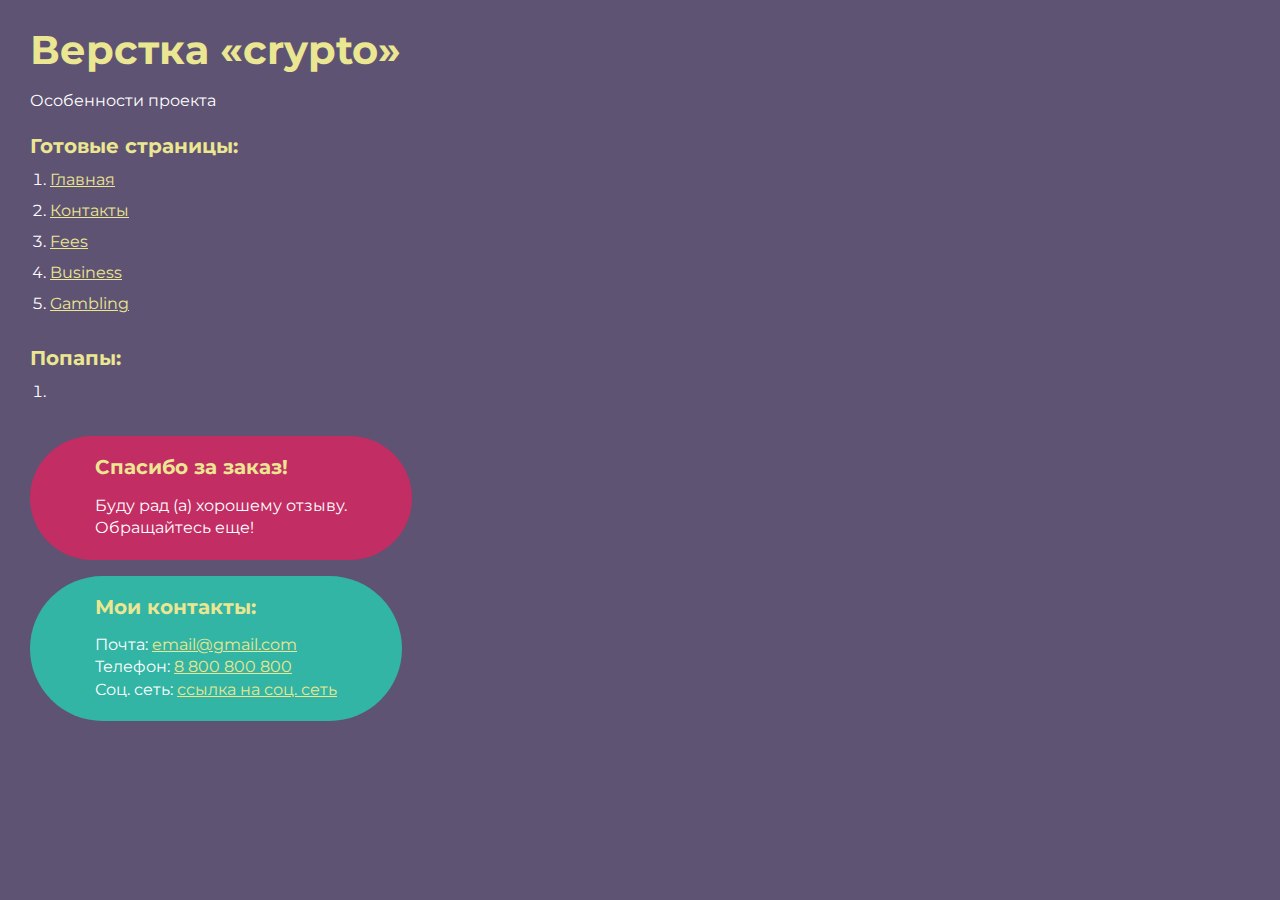
<file: index.html>
<!DOCTYPE html>
<html>

<head>
	<meta charset="UTF-8" />
	<meta name="viewport" content="width=device-width, initial-scale=1.0" />
	<title>Верстка «crypto»</title>
</head>

<body>
	<div class="rootpage">
		<h1>Верстка «crypto»</h1>
		<div class="rootpage__info">Особенности проекта</div>
		<h2>Готовые страницы:</h2>
		<ol class="rootpage__list">
			<li><a target="_blank" href="home.html">Главная</a></li>
			<li><a target="_blank" href="contacts.html">Контакты</a></li>
			<li><a target="_blank" href="fees.html">Fees</a></li>
			<li><a target="_blank" href="business.html">Business</a></li>
			<li><a target="_blank" href="gambling.html">Gambling</a></li>
		</ol>
		<h2>Попапы:</h2>
		<ol class="rootpage__list">
			<li><a target="_blank" href="home.html#"></a></li>
		</ol>
		<div class="rootpage__tnx">
			<h2>Спасибо за заказ!</h2>
			<p>Буду рад (а) хорошему отзыву.</p>
			<p>Обращайтесь еще!</p>
		</div>
		<div class="rootpage__contacts">
			<h2>Мои контакты:</h2>
			<p>Почта: <a href="mailto:email@gmail.com">email@gmail.com</a></p>
			<p>Телефон: <a href="tel:8800800800">8 800 800 800</a></p>
			<p>Соц. сеть: <a href="">ссылка на соц. сеть</a></p>
		</div>
	</div>
</body>
<style>
	@charset "UTF-8";
	@import url("https://fonts.googleapis.com/css?family=Montserrat:regular,700&display=swap");

	*,
	*::before,
	*::after {
		padding: 0px;
		margin: 0px;
		border: 0px;
		box-sizing: border-box;
	}

	html,
	body {
		height: 100%;
		margin: 0;
		padding: 0;
		min-width: 320px;
		width: 100%;
		color: #fff;
		background-color: #5e5373;
	}

	body {
		font-family: Montserrat;
		font-size: 100%;
		line-height: 1;
		font-size: 1rem;
	}

	a {
		text-decoration: underline;
		color: #ebe691;
	}

	a:visited {
		text-decoration: underline;
		color: #aaa768;
	}

	a:hover {
		text-decoration: none;
	}

	ul li {
		list-style: none;
	}

	img {
		vertical-align: top;
	}

	.wrapper {
		width: 100%;
		min-height: 100%;
		overflow: hidden;
	}

	.rootpage {
		padding: 30px;
		display: flex;
		flex-direction: column;
		align-items: flex-start;
	}

	@media (max-width: 767px) {
		.rootpage {
			padding: 30px 15px;
		}
	}

	h1 {
		color: #ebe691;
		font-size: 2.5rem;
		margin: 0px 0px 1.25rem 0px;
	}

	@media (max-width: 767px) {
		h1 {
			font-size: 1.85rem;
			margin: 0px 0px 1.25rem 0px;
		}
	}

	h2 {
		color: #ebe691;
		font-size: 1.25rem;
		margin: 0px 0px 1rem 0px;
	}

	@media (max-width: 767px) {
		h2 {
			font-size: 1.125rem;
			margin: 0px 0px 1rem 0px;
		}
	}

	.rootpage__info {
		line-height: 140%;
		margin: 0px 0px 1.5rem 0px;
	}

	.rootpage__list {
		margin: 0px 0px 2.25rem 1.25rem;
	}

	.rootpage__list li:not(:last-child) {
		margin: 0px 0px 15px 0px;
	}

	.rootpage__contacts,
	.rootpage__tnx {
		border-radius: 200px;
		padding: 20px 65px;
		line-height: 140%;
	}

	@media (max-width: 767px) {

		.rootpage__contacts,
		.rootpage__tnx {
			border-radius: 40px;
			padding: 20px;
		}
	}

	.rootpage__contacts {
		background: #32b5a4;
	}

	.rootpage__contacts a {
		color: #ebe691;
	}

	.rootpage__tnx {
		background: #c22d63;
		margin: 0px 0px 1rem 0px;
	}
</style>

</html>
</file>
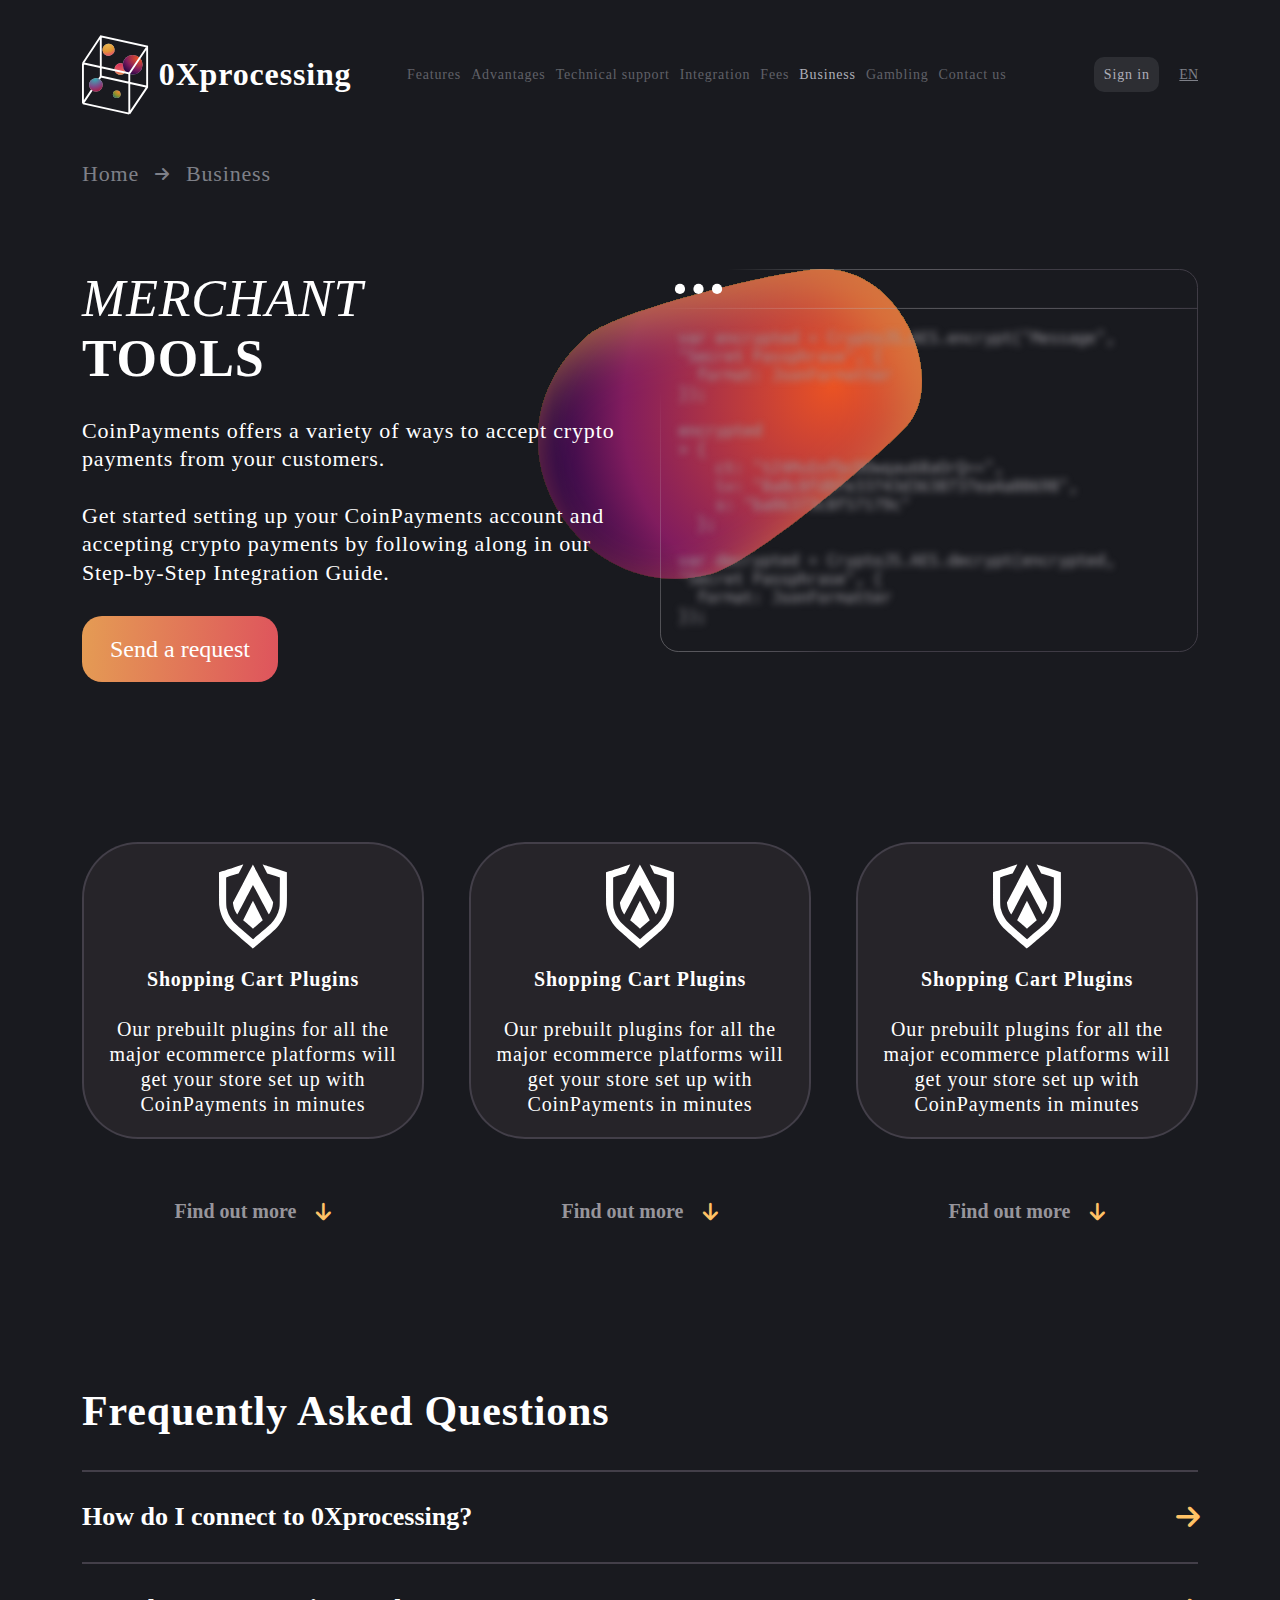
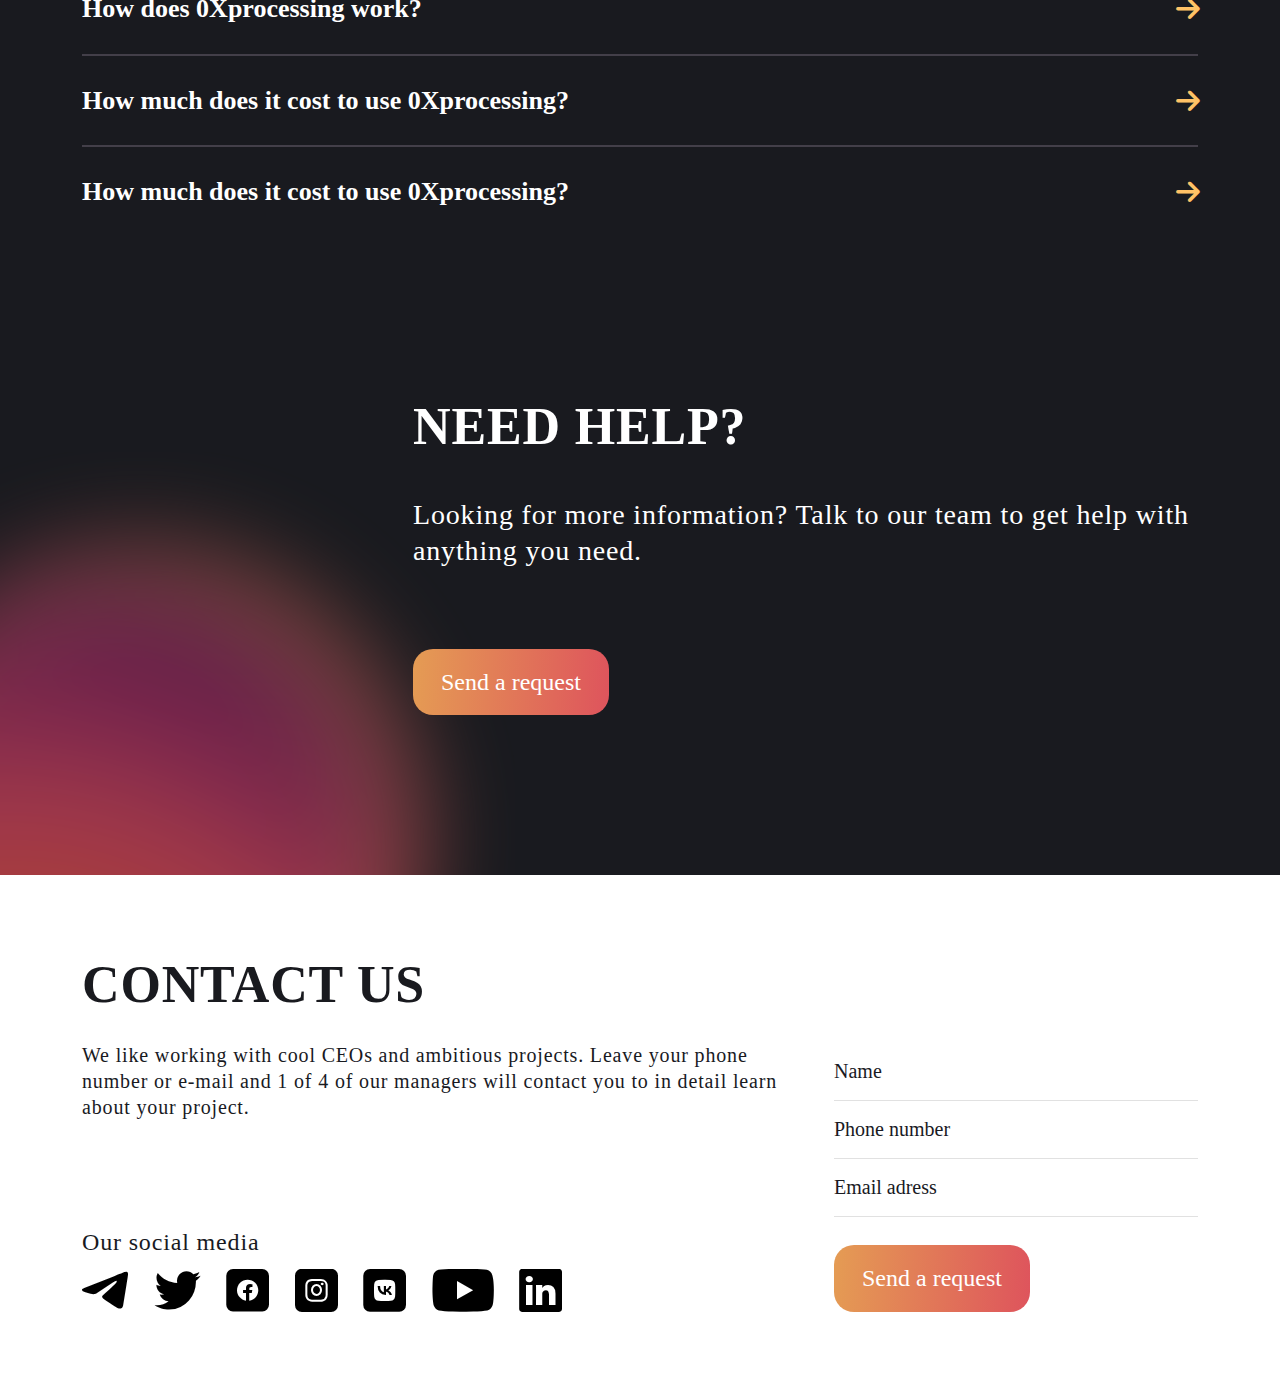
<file: business.html>
<!DOCTYPE html>
<html lang="eng">

<head>
	<title>Business</title>
	<meta charset="UTF-8" />
	<meta name="format-detection" content="telephone=no" />
	<!-- favicons -->
	<meta name="apple-mobile-web-app-status-bar-style" content="black-translucent" />
	<meta name="viewport" content="width=device-width, user-scalable=no, initial-scale=1.0, maximum-scale=1.0, minimum-scale=1.0" />
	<link rel="shortcut icon" href="img/favicon/favicon.ico" type="image/x-icon" />
	<link rel="icon" sizes="16x16" href="img/favicon/favicon-16x16.png" type="image/png" />
	<link rel="icon" sizes="32x32" href="img/favicon/favicon-32x32.png" type="image/png" />
	<link rel="apple-touch-icon-precomposed" href="img/favicon/apple-touch-icon-precomposed.png" />
	<link rel="apple-touch-icon" href="img/favicon/apple-touch-icon.png" />
	<link rel="apple-touch-icon" sizes="57x57" href="img/favicon/apple-touch-icon-57x57.png" />
	<link rel="apple-touch-icon" sizes="60x60" href="img/favicon/apple-touch-icon-60x60.png" />
	<link rel="apple-touch-icon" sizes="72x72" href="img/favicon/apple-touch-icon-72x72.png" />
	<link rel="apple-touch-icon" sizes="76x76" href="img/favicon/apple-touch-icon-76x76.png" />
	<link rel="apple-touch-icon" sizes="114x114" href="img/favicon/apple-touch-icon-114x114.png" />
	<link rel="apple-touch-icon" sizes="120x120" href="img/favicon/apple-touch-icon-120x120.png" />
	<link rel="apple-touch-icon" sizes="144x144" href="img/favicon/apple-touch-icon-144x144.png" />
	<link rel="apple-touch-icon" sizes="152x152" href="img/favicon/apple-touch-icon-152x152.png" />
	<link rel="apple-touch-icon" sizes="167x167" href="img/favicon/apple-touch-icon-167x167.png" />
	<link rel="apple-touch-icon" sizes="180x180" href="img/favicon/apple-touch-icon-180x180.png" />
	<link rel="apple-touch-icon" sizes="1024x1024" href="img/favicon/apple-touch-icon-1024x1024.png" />
	<!-- <style>body{opacity: 0;}</style> -->
	<link rel="stylesheet" href="css/style.min.css?_v=20220731153102" />
	<!-- <link rel="shortcut icon" href="favicon.ico" /> -->
	<!-- <meta name="robots" content="noindex, nofollow"> -->
	<meta name="viewport" content="width=device-width, initial-scale=1.0" />
</head>

<body>
	<div class="wrapper">
		<header class="header">
			<div class="container">
				<div class="header__inner">
					<div class="header__logo logo">
						<img src="img/logo.svg" alt="logo" />
						<span class="logo__text">0Xprocessing</span>
					</div>
					<div class="menu header__menu">
						<nav class="menu__body">
							<ul data-da=".menu-burger__body, 991.98" class="menu__list">
								<li class="menu__list-item">
									<a class="menu__list-link" href="/home.html">Features</a>
								</li>
								<li class="menu__list-item">
									<a class="menu__list-link" href="/home.html">Advantages</a>
								</li>
								<li class="menu__list-item">
									<a class="menu__list-link" href="/home.html">Technical support</a>
								</li>
								<li class="menu__list-item">
									<a class="menu__list-link" href="/home.html">Integration</a>
								</li>
								<li class="menu__list-item">
									<a class="menu__list-link" href="/fees.html">Fees</a>
								</li>
								<li class="menu__list-item">
									<a class="menu__list-link" href="/business.html">Business</a>
								</li>
								<li class="menu__list-item">
									<a class="menu__list-link" href="/gambling.html">Gambling</a>
								</li>
								<li class="menu__list-item">
									<a class="menu__list-link" href="/contacts.html">Contact us</a>
								</li>
							</ul>
						</nav>
					</div>
					<div class="header__actions actions-header">
						<a data-popup="#popup" class="actions-header__sign" href="#">Sign in</a>
						<button type="button" class="actions-header__lang">EN</button>
					</div>
					<nav class="menu-burger">
						<button class="icon-menu menu-burger__btn" type="button">
							<span></span>
						</button>
						<div class="menu-burger__body"></div>
					</nav>
				</div>
			</div>
		</header>

		<main class="page">
			<div class="breadcrumbs">
				<div class="container">
					<div class="breadcrumbs__inner">
						<a class="breadcrumbs__link" href="home.html">Home</a>
						<span class="breadcrumbs__divider divider"></span>
						<span class="breadcrumbs__link">Business</span>
					</div>
				</div>
			</div>
			<div class="business-tools">
				<div class="container">
					<div class="business-tools__inner">
						<div class="business-tools__info">
							<h2 class="business-tools__title title-big">
								<p>MERCHANT</p>
								TOOLS
							</h2>
							<p class="business-tools__text">
								CoinPayments offers a variety of ways to accept crypto
								payments from your customers.
							</p>
							<p class="business-tools__text">
								Get started setting up your CoinPayments account and accepting
								crypto payments by following along in our Step-by-Step
								Integration Guide.
							</p>
							<button type="submit" class="button business-tools__btn">
								Send a request
							</button>
						</div>
						<div class="business-tools__image">
							<img class="business-tools__img" src="img/business-tools.svg" alt="image" />
						</div>
					</div>
				</div>
			</div>
			<div class="cart-plugins">
				<div class="container">
					<div class="cart-plugins__inner">
						<div class="cart-plugins__item">
							<div class="cart-plugins__cart plugin-cart">
								<img class="plugin-cart__img" src="img/wallets/authereum.svg" alt="image" />
								<p class="plugin-cart__title">Shopping Cart Plugins</p>
								<p class="plugin-cart__text">
									Our prebuilt plugins for all the major ecommerce platforms
									will get your store set up with CoinPayments in minutes
								</p>
							</div>
							<button type="button" class="plugin-cart__btn">
								<span>Find out more</span>
							</button>
						</div>
						<div class="cart-plugins__item">
							<div class="cart-plugins__cart plugin-cart">
								<img class="plugin-cart__img" src="img/wallets/authereum.svg" alt="image" />
								<p class="plugin-cart__title">Shopping Cart Plugins</p>
								<p class="plugin-cart__text">
									Our prebuilt plugins for all the major ecommerce platforms
									will get your store set up with CoinPayments in minutes
								</p>
							</div>
							<button type="button" class="plugin-cart__btn">
								<span>Find out more</span>
							</button>
						</div>
						<div class="cart-plugins__item">
							<div class="cart-plugins__cart plugin-cart">
								<img class="plugin-cart__img" src="img/wallets/authereum.svg" alt="image" />
								<p class="plugin-cart__title">Shopping Cart Plugins</p>
								<p class="plugin-cart__text">
									Our prebuilt plugins for all the major ecommerce platforms
									will get your store set up with CoinPayments in minutes
								</p>
							</div>
							<button type="button" class="plugin-cart__btn">
								<span>Find out more</span>
							</button>
						</div>
					</div>
				</div>
			</div>
			<div class="questions">
				<div class="container">
					<h2 class="questions__title-main title-mid">Frequently Asked Questions</h2>
					<div class="questions__inner">
						<div data-spollers class="questions__item">
							<button type="button" data-spoller class="questions__title">
								How do I connect to 0Xprocessing?
							</button>
							<div class="questions__body question">
								<ol class="question__list-ol question-num">
									<li class="question-num__item question__text">
										Go to <span>site</span>;
									</li>
									<li class="question-num__item question__text">
										<span>Register</span>;
									</li>
									<li class="question-num__item question__text">
										To activate your account, go to the Contact Us block (enter your
										details and click on send request);
									</li>
									<li class="question-num__item question__text">
										After contacting our manager, we will help you get acquainted with
										<span>0Xprocessing</span> functionality and activate your account
										for further integration;
									</li>
									<li class="question-num__item question__text">
										You will integrate the payment system according to the
										documentation contained in your merchant account &nbsp
										<i>(menu Settings/Merchant Management/Payment Integration
											Guide)</i>
										;
									</li>
									<li class="question-num__item question__text">
										Once the integration is complete and the payments have been
										tested, we will set the processing fee on the merchant's customers
										deposit, adjusting it according to the merchant's turnover.
									</li>
								</ol>
							</div>
						</div>
						<div data-spollers class="questions__item">
							<button type="button" data-spoller class="questions__title">
								How does 0Xprocessing work?
							</button>
							<div class="questions__body question">
								<p class="question__text">
									Integration of the payment system and the merchant's platform is
									done via the API (menu Settings/Merchant Management/Payment
									connection guide).
								</p>
								<ul class="question__list-ul question-ul">
									<li class="question-ul__item">
										<p class="question-ul__title">Deposit of funds:</p>
										<ol class="question-num">
											<li class="question-num__item question__text">
												When depositing funds, the customer requests a payment form;
											</li>
											<li class="question-num__item question__text">
												A payment form is generated with a unique wallet address for
												payment. By default, the amount specified in the payment form
												with a fixed amount includes a network fee to pay for
												transactions in the merchant's storage or Hedge Fund. If
												desired for some currencies the network fee can be switched to
												the merchant side
												<i>(menu Settings/General Settings)</i>;
											</li>
											<li class="question-num__item question__text">
												Upon payment, customer funds are transferred to the processing
												system wallet, if the currency and amount meet the payment
												conditions, it is considered successful and sent to the
												storage of the merchant on the
												<span>0Xprocessing</span> platform or sent to the Hedge Fund
												(if the hedging function is enabled). From the Hedge Fund the
												amount converted into Stablecoin is sent to the merchant
												storage when a certain minimum amount is reached in the
												merchant account settings
												<i>(Settings menu/Merchant management)</i> .
											</li>
										</ol>
									</li>
									<li class="question-ul__item">
										<p class="question-ul__title">Withdrawal of funds:</p>
										<div class="question-list-flex">
											<div class="question-list-flex__info">
												<ol class="question-num">
													<li class="question-num__item question__text">
														The merchant's customer makes a withdrawal request in the
														merchant's form;
													</li>
													<li class="question-num__item question__text">
														The merchant can set a withdrawal limit for its customers:
														<ul class="question-list-dec">
															<li class="question-list-dec__item question__text">
																if an amount below the limit is requested, the amount
																is withdrawn to the merchant's customer's wallet;
															</li>
															<li class="question-list-dec__item question__text">
																if an amount higher than the limit is requested, the
																amount will not be withdrawn until the merchant
																manager confirms the transaction. The merchant manager
																role is added to the merchant account settings
																<i>(Settings menu/ Merchant Management)</i>
																.
															</li>
														</ul>
														<p class="question__text">
															In order to withdraw funds to the customer, the merchant
															account balance must have liquidity in the appropriate
															cryptocurrency.
														</p>
													</li>
													<li class="question-num__item question__text">
														If there is liquidity on the balance of the merchant's
														account and the withdrawal amount is confirmed, the
														payment is sent to the merchant's storage with the
														deduction of the network fee.
													</li>
												</ol>
											</div>
											<div class="question-list-flex__scheme">
												<img src="img/Withdrawal-of-funds.svg" alt="image" />
											</div>
										</div>
										<p class="question__text question__text--last">
											To deposit its liquidity and withdraw funds, the merchant can
											use the relevant API methods
											<i>(Settings menu/Setup merchant management/Payment connection
												instructions)</i>
											.
										</p>
									</li>
								</ul>
							</div>
						</div>
						<div data-spollers class="questions__item">
							<button type="button" data-spoller class="questions__title">
								How much does it cost to use 0Xprocessing?
							</button>
							<div class="questions__body question">
								<ul class="question__list">
									<li class="question__item question__text">
										There is a deposit fee of 0.4% or more for using the payment
										system (depending on the merchant's monthly turnover).
										<span>The fee is deducted from each payment received on the
											merchant's balance and is always paid by the merchant.
										</span>
									</li>
									<li class="question__item question__text">
										By default, the customer's payment also includes a network fee,
										which covers the network fee for transactions within the
										processing centre. (From system wallet to merchant vault or hedge
										fund) If you wish, you can switch the network commission to the
										merchant side for some currencies
										<i>(Settings/General Settings menu)</i> .
									</li>
									<li class="question__item question__text">
										Withdrawals from <span>0Xprocessing</span> are not subject to any
										additional fees, only the network fee per transaction is charged.
									</li>
								</ul>
							</div>
						</div>
						<div data-spollers class="questions__item">
							<button type="button" data-spoller class="questions__title">
								How much does it cost to use 0Xprocessing?
							</button>
							<div class="questions__body question">
								<p class="question__text">
									The platform for cryptocurrency payments can be connected to any
									individual or legal entity, you can specify the terms of connection
									with our manager leaving contact information in feedback form on
									<a href="#">0xprocessing.com</a> website.
								</p>
							</div>
						</div>
					</div>
				</div>
			</div>

			<div class="help">
				<div class="container">
					<div class="help__inner">
						<h2 class="help__title title-big">Need Help?</h2>
						<p class="help__text">
							Looking for more information? Talk to our team to get help with
							anything you need.
						</p>
						<button type="submit" class="button help__btn">
							Send a request
						</button>
					</div>
				</div>
			</div>
		</main>

		<footer class="footer">
			<div class="container">
				<div class="footer__inner">
					<h2 class="footer__title title-big">Contact us</h2>
					<div class="footer__wrapper">
						<div class="footer__info">
							<p class="footer__text">
								We like working with cool CEOs and ambitious projects. Leave your
								phone number or e-mail and 1 of 4 of our managers will contact you
								to in detail learn about your project.
							</p>
							<div class="footer__social social">
								<p class="social__text">Our social media</p>
								<ul class="social__list">
									<li class="social__list-item">
										<a class="social__item-link _icon-tg" href="#"></a>
									</li>
									<li class="social__list-item">
										<a class="social__item-link _icon-tw" href="#"> </a>
									</li>
									<li class="social__list-item">
										<a class="social__item-link _icon-fb" href="#"> </a>
									</li>
									<li class="social__list-item">
										<a class="social__item-link _icon-inst" href="#"> </a>
									</li>
									<li class="social__list-item">
										<a class="social__item-link _icon-vk" href="#"> </a>
									</li>
									<li class="social__list-item">
										<a class="social__item-link _icon-ytb" href="#"> </a>
									</li>
									<li class="social__list-item">
										<a class="social__item-link _icon-ln" href="#"> </a>
									</li>
								</ul>
							</div>
						</div>
						<form data-da=".footer__info, 991.98, 1" class="footer__form form" action="#">
							<input autocomplete="off" type="text" name="form[]" data-error="Ошибка" placeholder="Name" class="input form__input" />
							<input autocomplete="off" type="phone" name="form[]" data-error="Ошибка" placeholder="Phone number" class="input form__input" />
							<input autocomplete="off" type="phone" name="form[]" data-error="Ошибка" placeholder="Email adress" class="input form__input" />
							<button type="submit" class="button form__submit">
								Send a request
							</button>
						</form>
					</div>
				</div>
			</div>
		</footer>

	</div>
	<div id="popup" aria-hidden="true" class="popup">
		<div class="popup__wrapper">
			<div class="popup__content">
				<button data-close type="button" class="popup__close">Закрыть</button>
				<div class="popup__text">Text</div>
			</div>
		</div>
	</div>
	<script src="js/app.min.js?_v=20220731153102"></script>
</body>

</html>
</file>
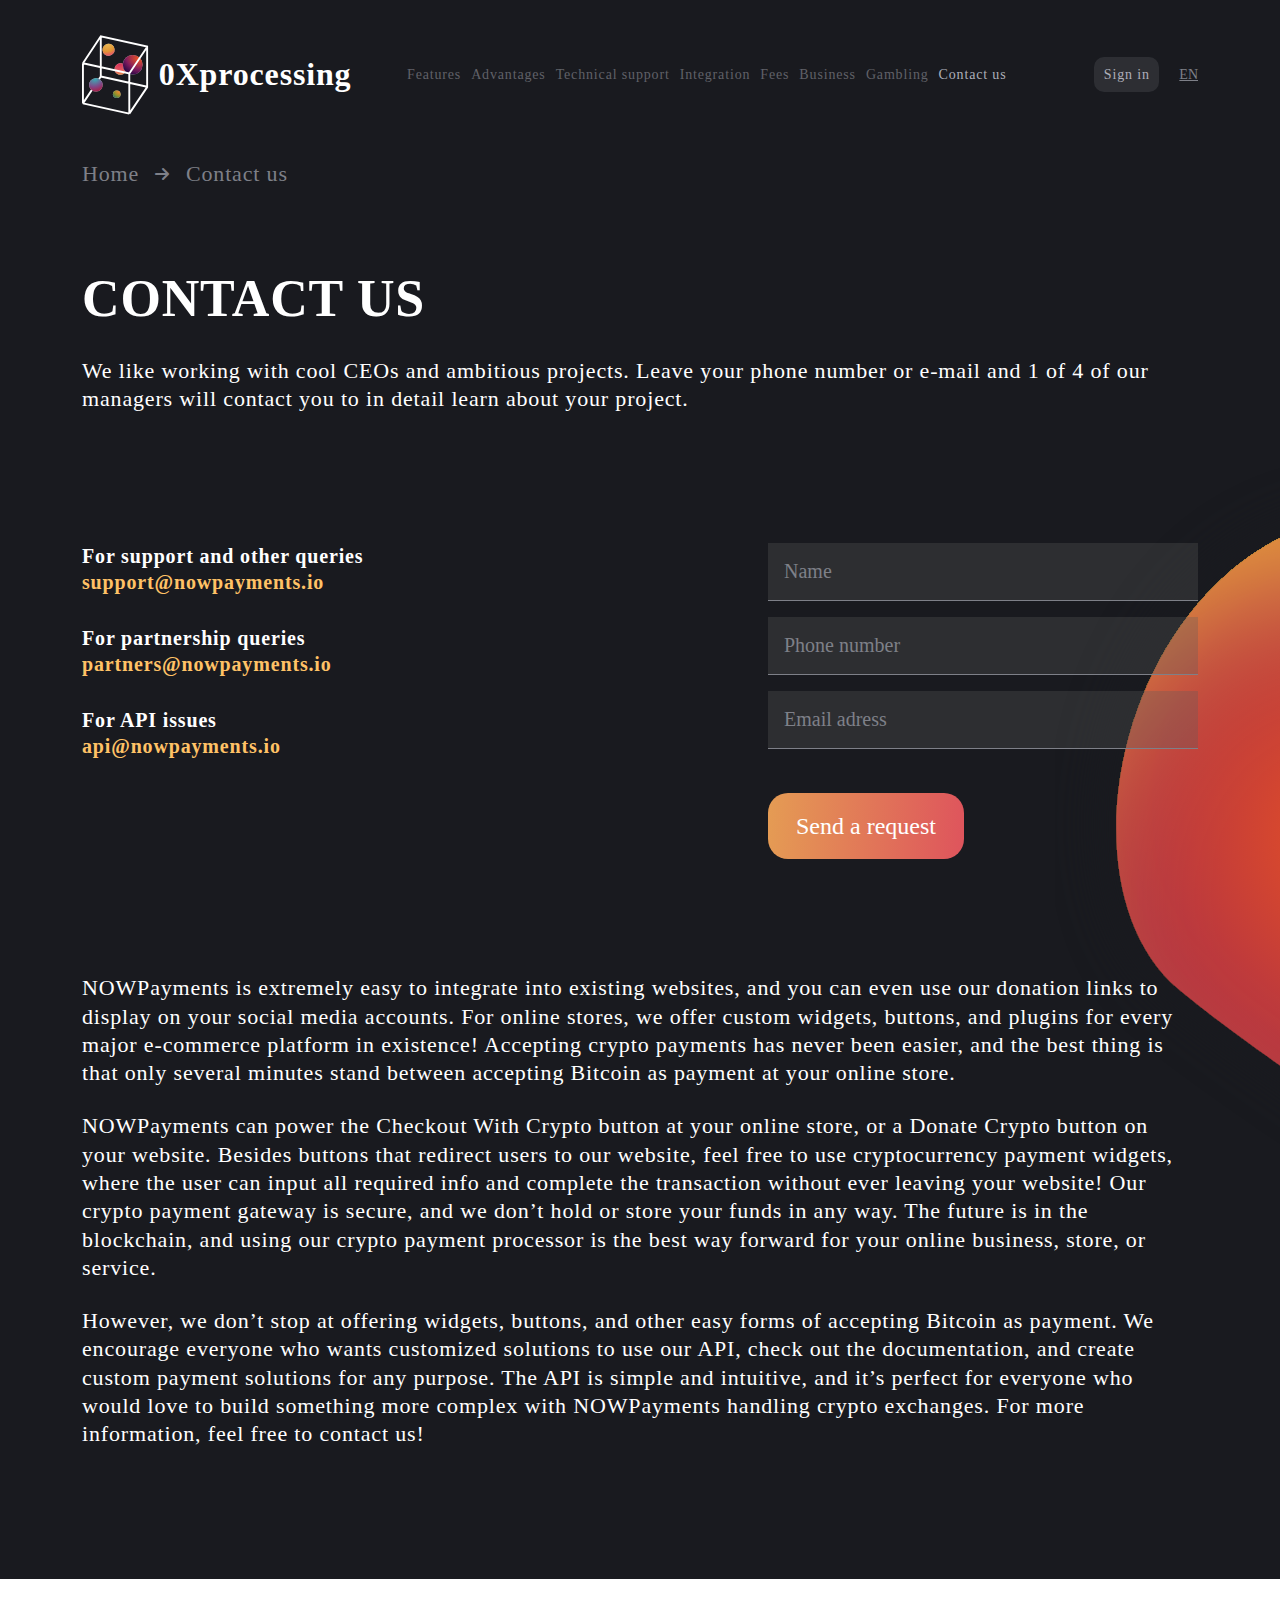
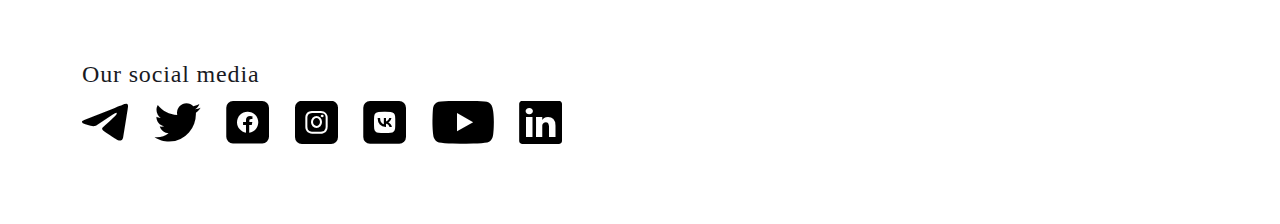
<file: contacts.html>
<!DOCTYPE html>
<html lang="eng">

<head>
	<title>Контакты</title>
	<meta charset="UTF-8" />
	<meta name="format-detection" content="telephone=no" />
	<!-- favicons -->
	<meta name="apple-mobile-web-app-status-bar-style" content="black-translucent" />
	<meta name="viewport" content="width=device-width, user-scalable=no, initial-scale=1.0, maximum-scale=1.0, minimum-scale=1.0" />
	<link rel="shortcut icon" href="img/favicon/favicon.ico" type="image/x-icon" />
	<link rel="icon" sizes="16x16" href="img/favicon/favicon-16x16.png" type="image/png" />
	<link rel="icon" sizes="32x32" href="img/favicon/favicon-32x32.png" type="image/png" />
	<link rel="apple-touch-icon-precomposed" href="img/favicon/apple-touch-icon-precomposed.png" />
	<link rel="apple-touch-icon" href="img/favicon/apple-touch-icon.png" />
	<link rel="apple-touch-icon" sizes="57x57" href="img/favicon/apple-touch-icon-57x57.png" />
	<link rel="apple-touch-icon" sizes="60x60" href="img/favicon/apple-touch-icon-60x60.png" />
	<link rel="apple-touch-icon" sizes="72x72" href="img/favicon/apple-touch-icon-72x72.png" />
	<link rel="apple-touch-icon" sizes="76x76" href="img/favicon/apple-touch-icon-76x76.png" />
	<link rel="apple-touch-icon" sizes="114x114" href="img/favicon/apple-touch-icon-114x114.png" />
	<link rel="apple-touch-icon" sizes="120x120" href="img/favicon/apple-touch-icon-120x120.png" />
	<link rel="apple-touch-icon" sizes="144x144" href="img/favicon/apple-touch-icon-144x144.png" />
	<link rel="apple-touch-icon" sizes="152x152" href="img/favicon/apple-touch-icon-152x152.png" />
	<link rel="apple-touch-icon" sizes="167x167" href="img/favicon/apple-touch-icon-167x167.png" />
	<link rel="apple-touch-icon" sizes="180x180" href="img/favicon/apple-touch-icon-180x180.png" />
	<link rel="apple-touch-icon" sizes="1024x1024" href="img/favicon/apple-touch-icon-1024x1024.png" />
	<!-- <style>body{opacity: 0;}</style> -->
	<link rel="stylesheet" href="css/style.min.css?_v=20220731153102" />
	<!-- <link rel="shortcut icon" href="favicon.ico" /> -->
	<!-- <meta name="robots" content="noindex, nofollow"> -->
	<meta name="viewport" content="width=device-width, initial-scale=1.0" />
</head>

<body>
	<div class="wrapper">
		<header class="header">
			<div class="container">
				<div class="header__inner">
					<div class="header__logo logo">
						<img src="img/logo.svg" alt="logo" />
						<span class="logo__text">0Xprocessing</span>
					</div>
					<div class="menu header__menu">
						<nav class="menu__body">
							<ul data-da=".menu-burger__body, 991.98" class="menu__list">
								<li class="menu__list-item">
									<a class="menu__list-link" href="/home.html">Features</a>
								</li>
								<li class="menu__list-item">
									<a class="menu__list-link" href="/home.html">Advantages</a>
								</li>
								<li class="menu__list-item">
									<a class="menu__list-link" href="/home.html">Technical support</a>
								</li>
								<li class="menu__list-item">
									<a class="menu__list-link" href="/home.html">Integration</a>
								</li>
								<li class="menu__list-item">
									<a class="menu__list-link" href="/fees.html">Fees</a>
								</li>
								<li class="menu__list-item">
									<a class="menu__list-link" href="/business.html">Business</a>
								</li>
								<li class="menu__list-item">
									<a class="menu__list-link" href="/gambling.html">Gambling</a>
								</li>
								<li class="menu__list-item">
									<a class="menu__list-link" href="/contacts.html">Contact us</a>
								</li>
							</ul>
						</nav>
					</div>
					<div class="header__actions actions-header">
						<a data-popup="#popup" class="actions-header__sign" href="#">Sign in</a>
						<button type="button" class="actions-header__lang">EN</button>
					</div>
					<nav class="menu-burger">
						<button class="icon-menu menu-burger__btn" type="button">
							<span></span>
						</button>
						<div class="menu-burger__body"></div>
					</nav>
				</div>
			</div>
		</header>

		<main class="page">
			<div class="breadcrumbs">
				<div class="container">
					<div class="breadcrumbs__inner">
						<a class="breadcrumbs__link" href="home.html">Home</a>
						<span class="breadcrumbs__divider divider"></span>
						<span class="breadcrumbs__link">Contact us</span>
					</div>
				</div>
			</div>
			<div class="contacts">
				<div class="container">
					<div class="contacts__inner">
						<h2 class="contacts__title title-big">Contact us</h2>
						<p class="contacts__text">
							We like working with cool CEOs and ambitious projects. Leave
							your phone number or e-mail and 1 of 4 of our managers will
							contact you to in detail learn about your project.
						</p>
						<div class="contacts__wrapper">
							<div class="contacts__email email-block">
								<ul class="email-block__list">
									<li class="email-block__item">
										<p class="email-block__item-label">
											For support and other queries
										</p>
										<p class="email-block__item-email">
											support@nowpayments.io
										</p>
									</li>
									<li class="email-block__item">
										<p class="email-block__item-label">
											For partnership queries
										</p>
										<p class="email-block__item-email">
											partners@nowpayments.io
										</p>
									</li>
									<li class="email-block__item">
										<p class="email-block__item-label">For API issues</p>
										<p class="email-block__item-email">api@nowpayments.io</p>
									</li>
								</ul>
							</div>
							<form class="contacts__form form" action="#">
								<input autocomplete="off" type="text" name="form[]" data-error="Ошибка" placeholder="Name" class="input form__input input--contact" />
								<input autocomplete="off" type="phone" name="form[]" data-error="Ошибка" placeholder="Phone number" class="input form__input input--contact" />
								<input autocomplete="off" type="phone" name="form[]" data-error="Ошибка" placeholder="Email adress" class="input form__input input--contact" />
								<button type="submit" class="button form__submit">
									Send a request
								</button>
							</form>
						</div>
						<p class="contacts__text">
							NOWPayments is extremely easy to integrate into existing
							websites, and you can even use our donation links to display on
							your social media accounts. For online stores, we offer custom
							widgets, buttons, and plugins for every major e-commerce
							platform in existence! Accepting crypto payments has never been
							easier, and the best thing is that only several minutes stand
							between accepting Bitcoin as payment at your online store.
						</p>
						<p class="contacts__text">
							NOWPayments can power the Checkout With Crypto button at your
							online store, or a Donate Crypto button on your website. Besides
							buttons that redirect users to our website, feel free to use
							cryptocurrency payment widgets, where the user can input all
							required info and complete the transaction without ever leaving
							your website! Our crypto payment gateway is secure, and we don’t
							hold or store your funds in any way. The future is in the
							blockchain, and using our crypto payment processor is the best
							way forward for your online business, store, or service.
						</p>
						<p class="contacts__text">
							However, we don’t stop at offering widgets, buttons, and other
							easy forms of accepting Bitcoin as payment. We encourage
							everyone who wants customized solutions to use our API, check
							out the documentation, and create custom payment solutions for
							any purpose. The API is simple and intuitive, and it’s perfect
							for everyone who would love to build something more complex with
							NOWPayments handling crypto exchanges. For more information,
							feel free to contact us!
						</p>
					</div>
				</div>
			</div>
		</main>
		<footer class="footer">
			<div class="container">
				<div class="footer__inner">
					<div class="footer__wrapper">
						<div class="footer__info">
							<div class="footer__social social">
								<p class="social__text">Our social media</p>
								<ul class="social__list">
									<li class="social__list-item">
										<a class="social__item-link _icon-tg" href="#"></a>
									</li>
									<li class="social__list-item">
										<a class="social__item-link _icon-tw" href="#"> </a>
									</li>
									<li class="social__list-item">
										<a class="social__item-link _icon-fb" href="#"> </a>
									</li>
									<li class="social__list-item">
										<a class="social__item-link _icon-inst" href="#"> </a>
									</li>
									<li class="social__list-item">
										<a class="social__item-link _icon-vk" href="#"> </a>
									</li>
									<li class="social__list-item">
										<a class="social__item-link _icon-ytb" href="#"> </a>
									</li>
									<li class="social__list-item">
										<a class="social__item-link _icon-ln" href="#"> </a>
									</li>
								</ul>
							</div>
						</div>
					</div>
				</div>
			</div>
		</footer>
	</div>
	<div id="popup" aria-hidden="true" class="popup">
		<div class="popup__wrapper">
			<div class="popup__content">
				<button data-close type="button" class="popup__close">Закрыть</button>
				<div class="popup__text">Text</div>
			</div>
		</div>
	</div>
	<script src="js/app.min.js?_v=20220731153102"></script>
</body>

</html>
</file>
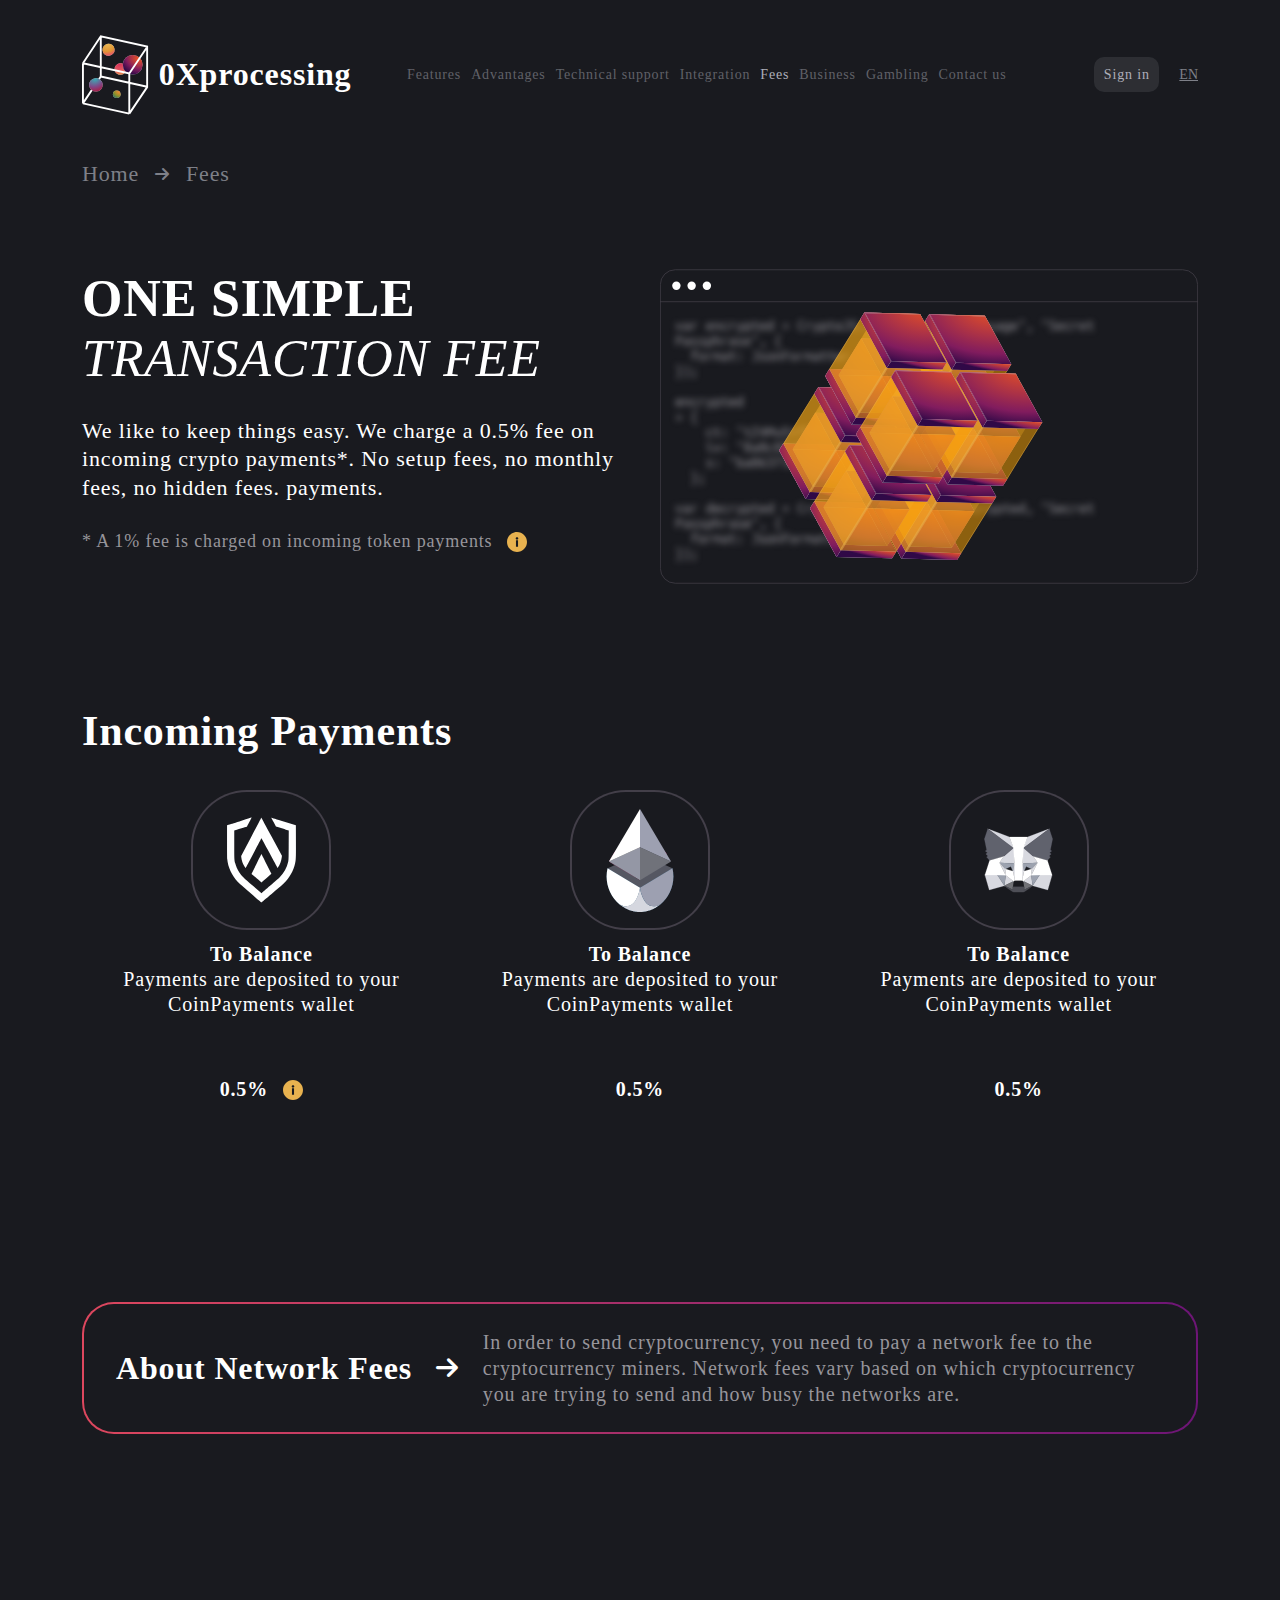
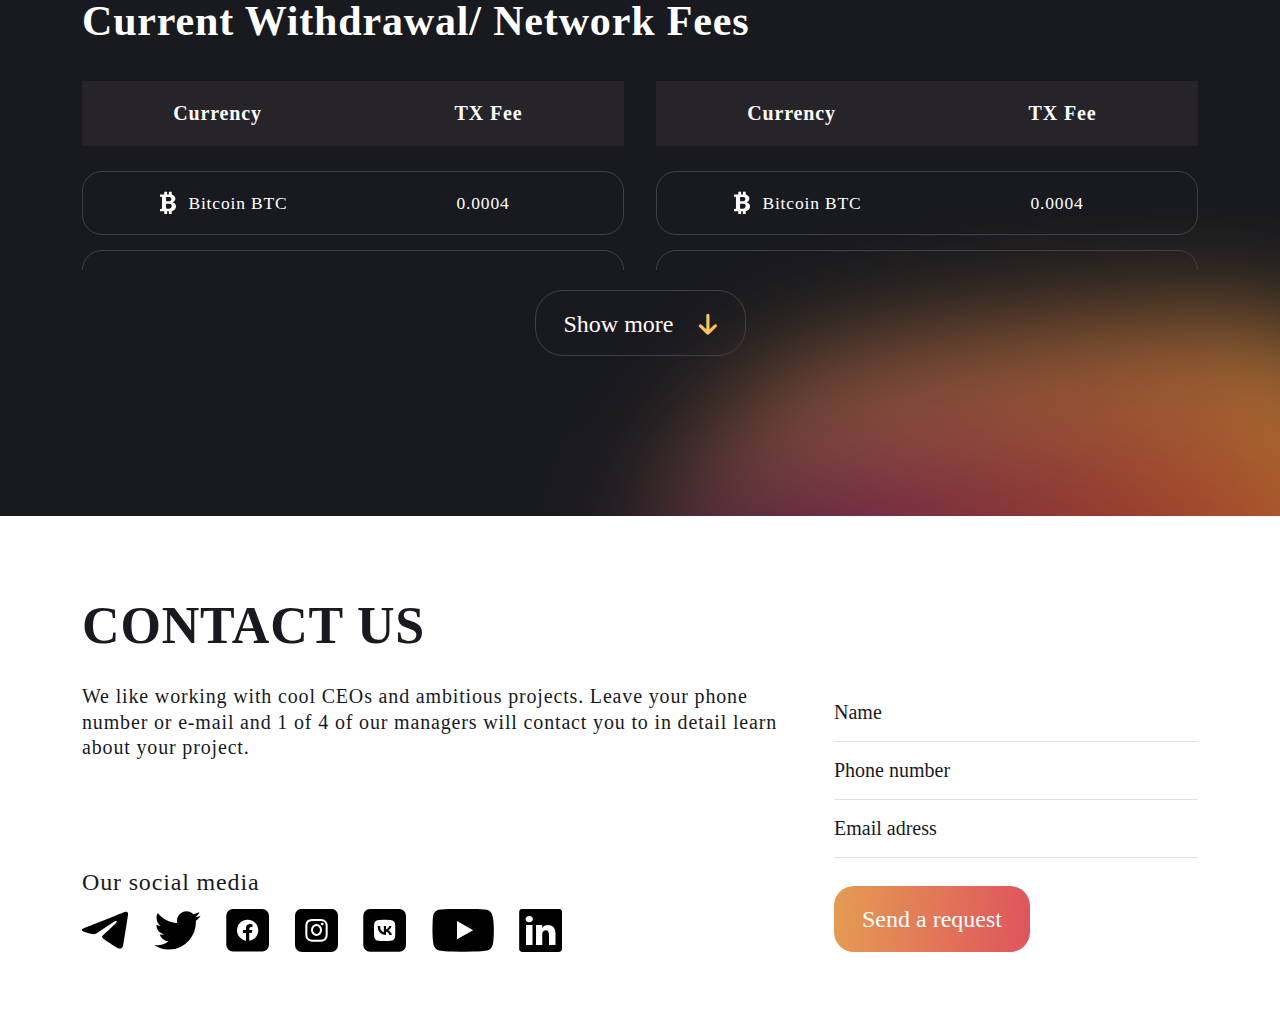
<file: fees.html>
<!DOCTYPE html>
<html lang="eng">

<head>
	<title>Fees</title>
	<meta charset="UTF-8" />
	<meta name="format-detection" content="telephone=no" />
	<!-- favicons -->
	<meta name="apple-mobile-web-app-status-bar-style" content="black-translucent" />
	<meta name="viewport" content="width=device-width, user-scalable=no, initial-scale=1.0, maximum-scale=1.0, minimum-scale=1.0" />
	<link rel="shortcut icon" href="img/favicon/favicon.ico" type="image/x-icon" />
	<link rel="icon" sizes="16x16" href="img/favicon/favicon-16x16.png" type="image/png" />
	<link rel="icon" sizes="32x32" href="img/favicon/favicon-32x32.png" type="image/png" />
	<link rel="apple-touch-icon-precomposed" href="img/favicon/apple-touch-icon-precomposed.png" />
	<link rel="apple-touch-icon" href="img/favicon/apple-touch-icon.png" />
	<link rel="apple-touch-icon" sizes="57x57" href="img/favicon/apple-touch-icon-57x57.png" />
	<link rel="apple-touch-icon" sizes="60x60" href="img/favicon/apple-touch-icon-60x60.png" />
	<link rel="apple-touch-icon" sizes="72x72" href="img/favicon/apple-touch-icon-72x72.png" />
	<link rel="apple-touch-icon" sizes="76x76" href="img/favicon/apple-touch-icon-76x76.png" />
	<link rel="apple-touch-icon" sizes="114x114" href="img/favicon/apple-touch-icon-114x114.png" />
	<link rel="apple-touch-icon" sizes="120x120" href="img/favicon/apple-touch-icon-120x120.png" />
	<link rel="apple-touch-icon" sizes="144x144" href="img/favicon/apple-touch-icon-144x144.png" />
	<link rel="apple-touch-icon" sizes="152x152" href="img/favicon/apple-touch-icon-152x152.png" />
	<link rel="apple-touch-icon" sizes="167x167" href="img/favicon/apple-touch-icon-167x167.png" />
	<link rel="apple-touch-icon" sizes="180x180" href="img/favicon/apple-touch-icon-180x180.png" />
	<link rel="apple-touch-icon" sizes="1024x1024" href="img/favicon/apple-touch-icon-1024x1024.png" />
	<!-- <style>body{opacity: 0;}</style> -->
	<link rel="stylesheet" href="css/style.min.css?_v=20220731153102" />
	<!-- <link rel="shortcut icon" href="favicon.ico" /> -->
	<!-- <meta name="robots" content="noindex, nofollow"> -->
	<meta name="viewport" content="width=device-width, initial-scale=1.0" />
</head>

<body>
	<div class="wrapper">
		<header class="header">
			<div class="container">
				<div class="header__inner">
					<div class="header__logo logo">
						<img src="img/logo.svg" alt="logo" />
						<span class="logo__text">0Xprocessing</span>
					</div>
					<div class="menu header__menu">
						<nav class="menu__body">
							<ul data-da=".menu-burger__body, 991.98" class="menu__list">
								<li class="menu__list-item">
									<a class="menu__list-link" href="/home.html">Features</a>
								</li>
								<li class="menu__list-item">
									<a class="menu__list-link" href="/home.html">Advantages</a>
								</li>
								<li class="menu__list-item">
									<a class="menu__list-link" href="/home.html">Technical support</a>
								</li>
								<li class="menu__list-item">
									<a class="menu__list-link" href="/home.html">Integration</a>
								</li>
								<li class="menu__list-item">
									<a class="menu__list-link" href="/fees.html">Fees</a>
								</li>
								<li class="menu__list-item">
									<a class="menu__list-link" href="/business.html">Business</a>
								</li>
								<li class="menu__list-item">
									<a class="menu__list-link" href="/gambling.html">Gambling</a>
								</li>
								<li class="menu__list-item">
									<a class="menu__list-link" href="/contacts.html">Contact us</a>
								</li>
							</ul>
						</nav>
					</div>
					<div class="header__actions actions-header">
						<a data-popup="#popup" class="actions-header__sign" href="#">Sign in</a>
						<button type="button" class="actions-header__lang">EN</button>
					</div>
					<nav class="menu-burger">
						<button class="icon-menu menu-burger__btn" type="button">
							<span></span>
						</button>
						<div class="menu-burger__body"></div>
					</nav>
				</div>
			</div>
		</header>

		<main class="page">
			<div class="breadcrumbs">
				<div class="container">
					<div class="breadcrumbs__inner">
						<a class="breadcrumbs__link" href="home.html">Home</a>
						<span class="breadcrumbs__divider divider"></span>
						<span class="breadcrumbs__link">Fees</span>
					</div>
				</div>
			</div>
			<div class="simple-fee">
				<div class="container">
					<div class="simple-fee__inner">
						<div class="simple-fee__wrapper">
							<div class="simple-fee__info">
								<h2 class="simple-fee__title title-big">
									ONE SIMPLE
									<p>TRANSACTION FEE</p>
								</h2>
								<p class="simple-fee__text">
									We like to keep things easy. We charge a 0.5% fee on
									incoming crypto payments*. No setup fees, no monthly fees,
									no hidden fees. payments.
								</p>
								<p class="simple-fee__adding">
									* A 1% fee is charged on incoming token payments
								</p>
							</div>
							<img class="simple-fee__img" src="img/support.svg" alt="image" />
						</div>
					</div>
				</div>
			</div>
			<div class="payments">
				<div class="container">
					<div class="payments__inner">
						<h2 class="payments__title title-mid">Incoming Payments</h2>
						<div class="payments__list">
							<div class="payments__list-item">
								<div class="payments__item-image wallet-icon">
									<img src="img/wallets/authereum.svg" alt="image" />
								</div>
								<h4 class="payments__item-title">To Balance</h4>
								<p class="payments__item-text">
									Payments are deposited to your CoinPayments wallet
								</p>
								<p class="payments__item-add payments__item-add--icon">
									0.5%
								</p>
							</div>
							<div class="payments__list-item">
								<div class="payments__item-image wallet-icon">
									<img src="img/wallets/portis.svg" alt="image" />
								</div>
								<h4 class="payments__item-title">To Balance</h4>
								<p class="payments__item-text">
									Payments are deposited to your CoinPayments wallet
								</p>
								<p class="payments__item-add">0.5%</p>
							</div>
							<div class="payments__list-item">
								<div class="payments__item-image wallet-icon">
									<img src="img/wallets/metamask.svg" alt="image" />
								</div>
								<h4 class="payments__item-title">To Balance</h4>
								<p class="payments__item-text">
									Payments are deposited to your CoinPayments wallet
								</p>
								<p class="payments__item-add">0.5%</p>
							</div>
						</div>
					</div>
				</div>
			</div>
			<div class="conclusion-fees">
				<div class="container">
					<div class="conclusion-fees__inner conclusion">
						<p class="conclusion__title">About Network Fees</p>
						<span class="divider"></span>
						<p class="conclusion__text-dark">
							In order to send cryptocurrency, you need to pay a network fee
							to the cryptocurrency miners. Network fees vary based on which
							cryptocurrency you are trying to send and how busy the networks
							are.
						</p>
					</div>
				</div>
			</div>
			<div class="network-fees">
				<div class="container">
					<div class="network-fees__inner">
						<h2 class="network-fees__title title-mid">
							Current Withdrawal/ Network Fees
						</h2>
						<div data-showmore="items" class="network-fees__body">
							<div data-showmore-content="2" class="network-fees__body-table fees-table">
								<div class="fees-table__header">
									<div class="fees-table__header-column">
										<span class="fees-table__title">Currency</span>
										<span class="fees-table__title">TX Fee</span>
									</div>
									<div class="fees-table__header-column fees-table__header-column--delete">
										<span class="fees-table__title">Currency</span>
										<span class="fees-table__title">TX Fee</span>
									</div>
								</div>
								<div class="fees-table__row">
									<div class="fees-table__row-column">
										<span class="fees-table__currency fees-table__currency--btc">
											Bitcoin BTC
										</span>
										<span class="fees-table__fees fees-table__fees--btc">
											0.0004
										</span>
									</div>
									<div class="fees-table__row-column">
										<span class="fees-table__currency fees-table__currency--btc">
											Bitcoin BTC
										</span>
										<span class="fees-table__fees fees-table__fees--btc">
											0.0004
										</span>
									</div>
								</div>
								<div class="fees-table__row">
									<div class="fees-table__row-column">
										<span class="fees-table__currency fees-table__currency--btc">
											Bitcoin BTC
										</span>
										<span class="fees-table__fees fees-table__fees--btc">
											0.0004
										</span>
									</div>
									<div class="fees-table__row-column">
										<span class="fees-table__currency fees-table__currency--btc">
											Bitcoin BTC
										</span>
										<span class="fees-table__fees fees-table__fees--btc">
											0.0004
										</span>
									</div>
								</div>
								<div class="fees-table__row">
									<div class="fees-table__row-column">
										<span class="fees-table__currency fees-table__currency--btc">
											Bitcoin BTC
										</span>
										<span class="fees-table__fees fees-table__fees--btc">
											0.0004
										</span>
									</div>
									<div class="fees-table__row-column">
										<span class="fees-table__currency fees-table__currency--btc">
											Bitcoin BTC
										</span>
										<span class="fees-table__fees fees-table__fees--btc">
											0.0004
										</span>
									</div>
								</div>
								<div class="fees-table__row">
									<div class="fees-table__row-column">
										<span class="fees-table__currency fees-table__currency--btc">
											Bitcoin BTC
										</span>
										<span class="fees-table__fees fees-table__fees--btc">
											0.0004
										</span>
									</div>
									<div class="fees-table__row-column">
										<span class="fees-table__currency fees-table__currency--btc">
											Bitcoin BTC
										</span>
										<span class="fees-table__fees fees-table__fees--btc">
											0.0004
										</span>
									</div>
								</div>
								<div class="fees-table__row">
									<div class="fees-table__row-column">
										<span class="fees-table__currency fees-table__currency--btc">
											Bitcoin BTC
										</span>
										<span class="fees-table__fees fees-table__fees--btc">
											0.0004
										</span>
									</div>
									<div class="fees-table__row-column">
										<span class="fees-table__currency fees-table__currency--btc">
											Bitcoin BTC
										</span>
										<span class="fees-table__fees fees-table__fees--btc">
											0.0004
										</span>
									</div>
								</div>
							</div>
							<button hidden data-showmore-button type="button" class="fees-table__more button button--arrow">
								<span>Show more</span><span>Hide</span>
							</button>
						</div>
					</div>
				</div>
			</div>
		</main>

		<footer class="footer">
			<div class="container">
				<div class="footer__inner">
					<h2 class="footer__title title-big">Contact us</h2>
					<div class="footer__wrapper">
						<div class="footer__info">
							<p class="footer__text">
								We like working with cool CEOs and ambitious projects. Leave your
								phone number or e-mail and 1 of 4 of our managers will contact you
								to in detail learn about your project.
							</p>
							<div class="footer__social social">
								<p class="social__text">Our social media</p>
								<ul class="social__list">
									<li class="social__list-item">
										<a class="social__item-link _icon-tg" href="#"></a>
									</li>
									<li class="social__list-item">
										<a class="social__item-link _icon-tw" href="#"> </a>
									</li>
									<li class="social__list-item">
										<a class="social__item-link _icon-fb" href="#"> </a>
									</li>
									<li class="social__list-item">
										<a class="social__item-link _icon-inst" href="#"> </a>
									</li>
									<li class="social__list-item">
										<a class="social__item-link _icon-vk" href="#"> </a>
									</li>
									<li class="social__list-item">
										<a class="social__item-link _icon-ytb" href="#"> </a>
									</li>
									<li class="social__list-item">
										<a class="social__item-link _icon-ln" href="#"> </a>
									</li>
								</ul>
							</div>
						</div>
						<form data-da=".footer__info, 991.98, 1" class="footer__form form" action="#">
							<input autocomplete="off" type="text" name="form[]" data-error="Ошибка" placeholder="Name" class="input form__input" />
							<input autocomplete="off" type="phone" name="form[]" data-error="Ошибка" placeholder="Phone number" class="input form__input" />
							<input autocomplete="off" type="phone" name="form[]" data-error="Ошибка" placeholder="Email adress" class="input form__input" />
							<button type="submit" class="button form__submit">
								Send a request
							</button>
						</form>
					</div>
				</div>
			</div>
		</footer>

	</div>
	<div id="popup" aria-hidden="true" class="popup">
		<div class="popup__wrapper">
			<div class="popup__content">
				<button data-close type="button" class="popup__close">Закрыть</button>
				<div class="popup__text">Text</div>
			</div>
		</div>
	</div>
	<script src="js/app.min.js?_v=20220731153102"></script>
</body>

</html>
</file>
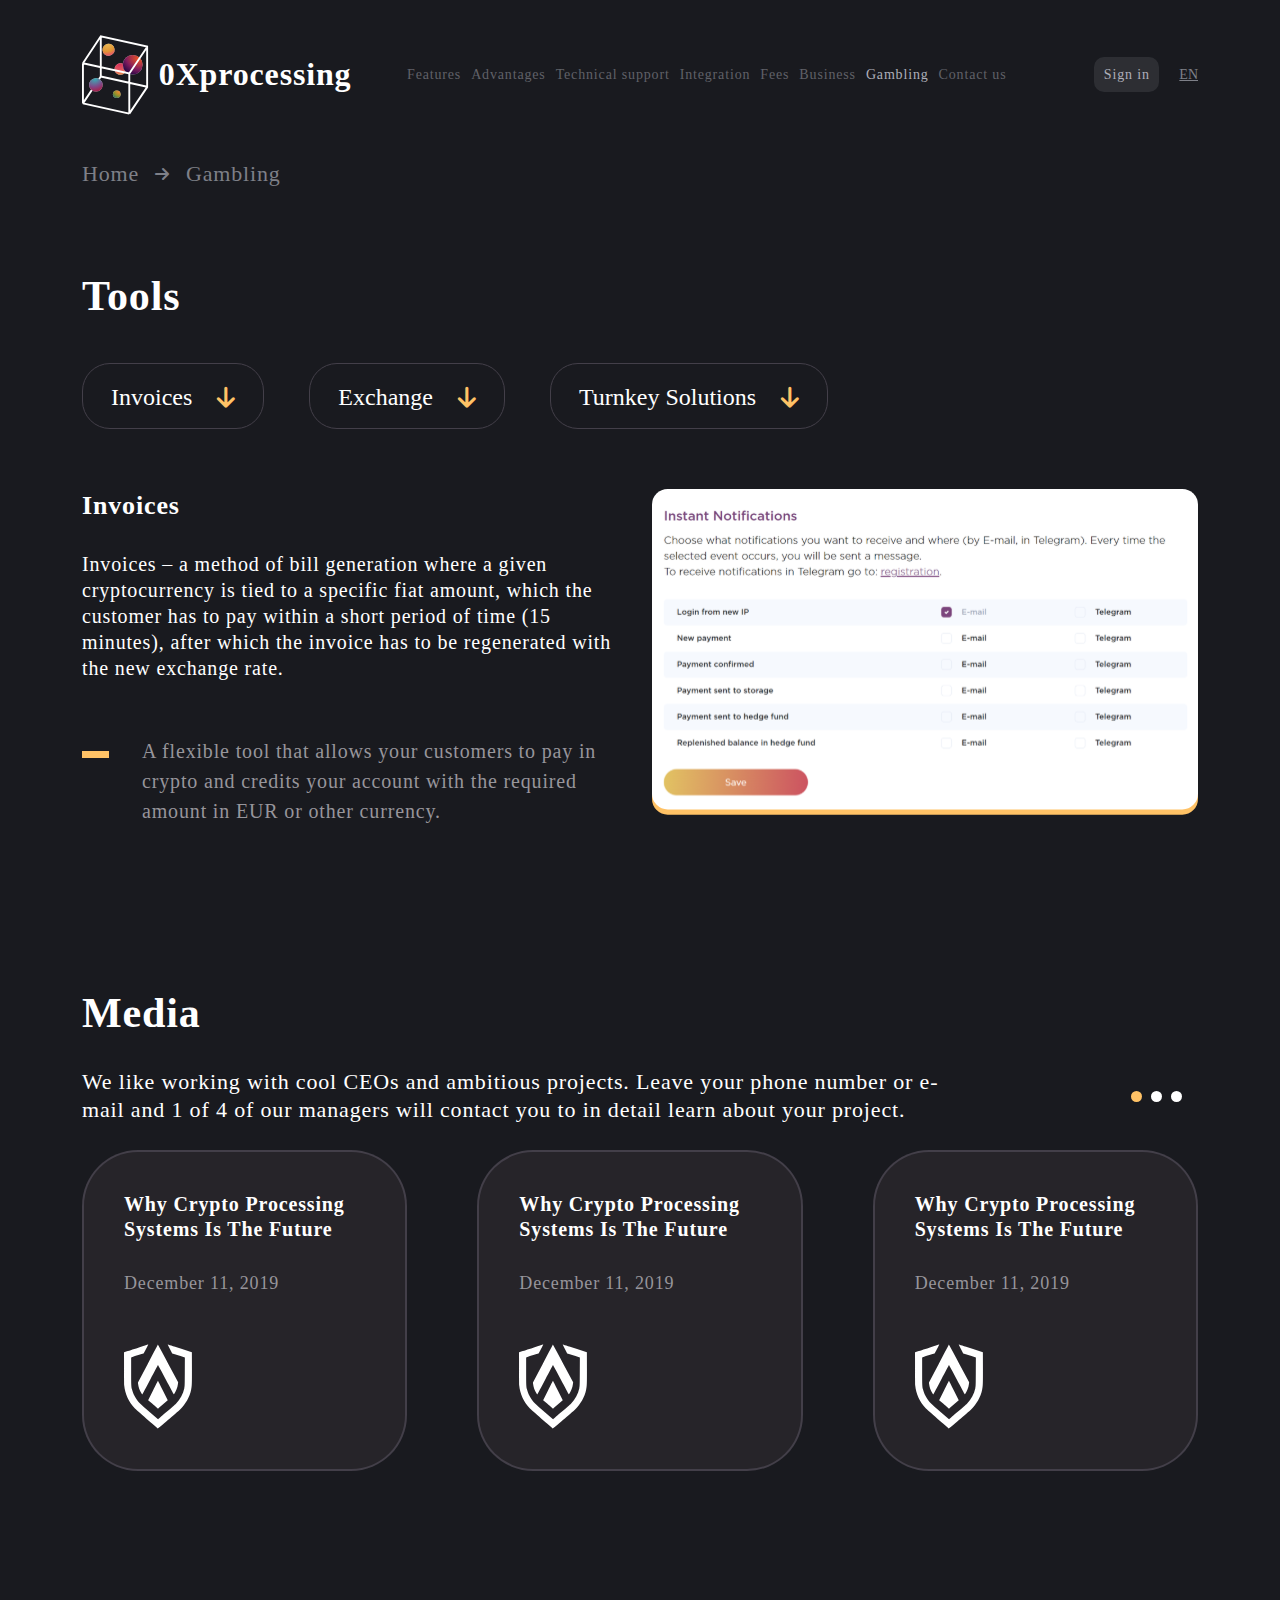
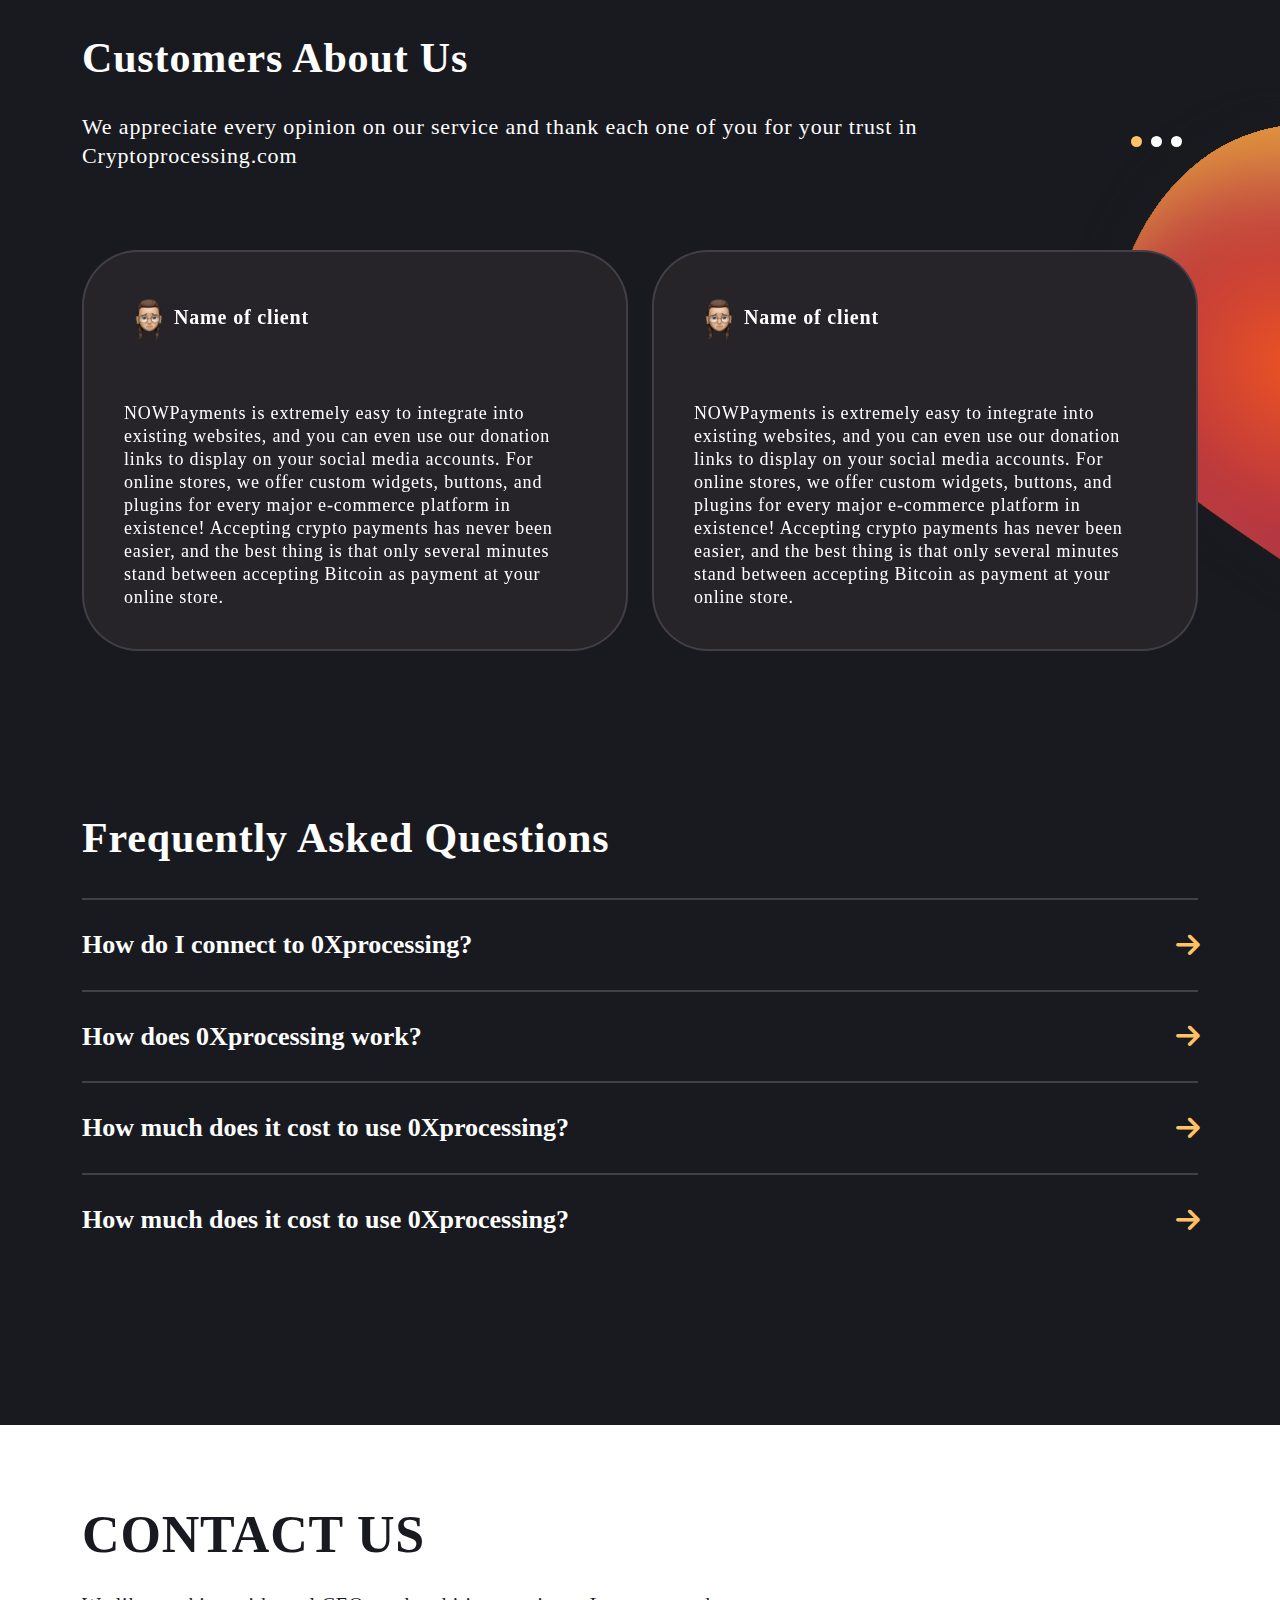
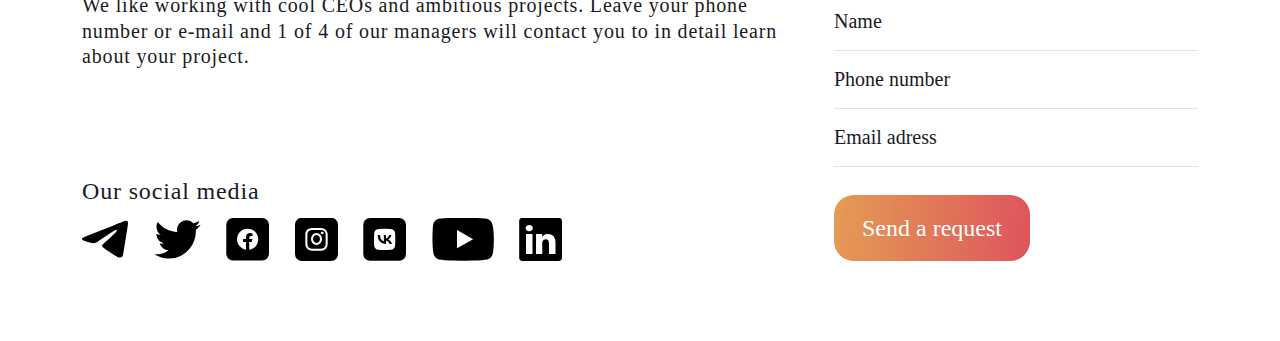
<file: gambling.html>
<!DOCTYPE html>
<html lang="eng">

<head>
	<title>Business</title>
	<meta charset="UTF-8" />
	<meta name="format-detection" content="telephone=no" />
	<!-- favicons -->
	<meta name="apple-mobile-web-app-status-bar-style" content="black-translucent" />
	<meta name="viewport" content="width=device-width, user-scalable=no, initial-scale=1.0, maximum-scale=1.0, minimum-scale=1.0" />
	<link rel="shortcut icon" href="img/favicon/favicon.ico" type="image/x-icon" />
	<link rel="icon" sizes="16x16" href="img/favicon/favicon-16x16.png" type="image/png" />
	<link rel="icon" sizes="32x32" href="img/favicon/favicon-32x32.png" type="image/png" />
	<link rel="apple-touch-icon-precomposed" href="img/favicon/apple-touch-icon-precomposed.png" />
	<link rel="apple-touch-icon" href="img/favicon/apple-touch-icon.png" />
	<link rel="apple-touch-icon" sizes="57x57" href="img/favicon/apple-touch-icon-57x57.png" />
	<link rel="apple-touch-icon" sizes="60x60" href="img/favicon/apple-touch-icon-60x60.png" />
	<link rel="apple-touch-icon" sizes="72x72" href="img/favicon/apple-touch-icon-72x72.png" />
	<link rel="apple-touch-icon" sizes="76x76" href="img/favicon/apple-touch-icon-76x76.png" />
	<link rel="apple-touch-icon" sizes="114x114" href="img/favicon/apple-touch-icon-114x114.png" />
	<link rel="apple-touch-icon" sizes="120x120" href="img/favicon/apple-touch-icon-120x120.png" />
	<link rel="apple-touch-icon" sizes="144x144" href="img/favicon/apple-touch-icon-144x144.png" />
	<link rel="apple-touch-icon" sizes="152x152" href="img/favicon/apple-touch-icon-152x152.png" />
	<link rel="apple-touch-icon" sizes="167x167" href="img/favicon/apple-touch-icon-167x167.png" />
	<link rel="apple-touch-icon" sizes="180x180" href="img/favicon/apple-touch-icon-180x180.png" />
	<link rel="apple-touch-icon" sizes="1024x1024" href="img/favicon/apple-touch-icon-1024x1024.png" />
	<!-- <style>body{opacity: 0;}</style> -->
	<link rel="stylesheet" href="css/style.min.css?_v=20220731153102" />
	<!-- <link rel="shortcut icon" href="favicon.ico" /> -->
	<!-- <meta name="robots" content="noindex, nofollow"> -->
	<meta name="viewport" content="width=device-width, initial-scale=1.0" />
</head>

<body>
	<div class="wrapper">
		<header class="header">
			<div class="container">
				<div class="header__inner">
					<div class="header__logo logo">
						<img src="img/logo.svg" alt="logo" />
						<span class="logo__text">0Xprocessing</span>
					</div>
					<div class="menu header__menu">
						<nav class="menu__body">
							<ul data-da=".menu-burger__body, 991.98" class="menu__list">
								<li class="menu__list-item">
									<a class="menu__list-link" href="/home.html">Features</a>
								</li>
								<li class="menu__list-item">
									<a class="menu__list-link" href="/home.html">Advantages</a>
								</li>
								<li class="menu__list-item">
									<a class="menu__list-link" href="/home.html">Technical support</a>
								</li>
								<li class="menu__list-item">
									<a class="menu__list-link" href="/home.html">Integration</a>
								</li>
								<li class="menu__list-item">
									<a class="menu__list-link" href="/fees.html">Fees</a>
								</li>
								<li class="menu__list-item">
									<a class="menu__list-link" href="/business.html">Business</a>
								</li>
								<li class="menu__list-item">
									<a class="menu__list-link" href="/gambling.html">Gambling</a>
								</li>
								<li class="menu__list-item">
									<a class="menu__list-link" href="/contacts.html">Contact us</a>
								</li>
							</ul>
						</nav>
					</div>
					<div class="header__actions actions-header">
						<a data-popup="#popup" class="actions-header__sign" href="#">Sign in</a>
						<button type="button" class="actions-header__lang">EN</button>
					</div>
					<nav class="menu-burger">
						<button class="icon-menu menu-burger__btn" type="button">
							<span></span>
						</button>
						<div class="menu-burger__body"></div>
					</nav>
				</div>
			</div>
		</header>

		<main class="page">
			<div class="breadcrumbs">
				<div class="container">
					<div class="breadcrumbs__inner">
						<a class="breadcrumbs__link" href="home.html">Home</a>
						<span class="breadcrumbs__divider divider"></span>
						<span class="breadcrumbs__link">Gambling</span>
					</div>
				</div>
			</div>
			<div class="tools">
				<div class="container">
					<div class="tools__inner">
						<h2 class="tools__title title-mid">Tools</h2>
						<div data-tabs data-tabs-animate="500" class="tools__body tool-tabs">
							<nav data-tabs-titles class="tool-tabs__navigation">
								<button type="button" class="tool-tabs__title _tab-active button button--arrow">
									<span>Invoices</span>
								</button>
								<button type="button" class="tool-tabs__title button button--arrow">
									<span>Exchange</span>
								</button>
								<button type="button" class="tool-tabs__title button button--arrow">
									<span>Turnkey Solutions</span>
								</button>
							</nav>
							<div data-tabs-body class="tool-tabs__content">
								<div class="tool-tabs__body">
									<div class="tool-tabs__wrapper">
										<div class="tool-tabs__info tab-body">
											<h4 class="tab-body__title">Invoices</h4>
											<p class="tab-body__text">
												Invoices – a method of bill generation where a given
												cryptocurrency is tied to a specific fiat amount,
												which the customer has to pay within a short period of
												time (15 minutes), after which the invoice has to be
												regenerated with the new exchange rate.
											</p>
											<p class="tab-body__add">
												A flexible tool that allows your customers to pay in
												crypto and credits your account with the required
												amount in EUR or other currency.
											</p>
										</div>
										<img class="tool-tabs__image" src="img/invoices.svg" alt="image" />
									</div>
								</div>
								<div class="tool-tabs__body">
									<div class="tool-tabs__wrapper">
										<div class="tool-tabs__info tab-body">
											<h4 class="tab-body__title">Exchange</h4>
											<p class="tab-body__text">
												Invoices – a method of bill generation where a given
												cryptocurrency is tied to a specific fiat amount,
												which the customer has to pay within a short period of
												time (15 minutes), after which the invoice has to be
												regenerated with the new exchange rate.
											</p>
											<p class="tab-body__add">
												A flexible tool that allows your customers to pay in
												crypto and credits your account with the required
												amount in EUR or other currency.
											</p>
										</div>
										<img class="tool-tabs__image" src="img/invoices.svg" alt="image" />
									</div>
								</div>
								<div class="tool-tabs__body">
									<div class="tool-tabs__wrapper">
										<div class="tool-tabs__info tab-body">
											<h4 class="tab-body__title">Turnkey Solutions</h4>
											<p class="tab-body__text">
												Invoices – a method of bill generation where a given
												cryptocurrency is tied to a specific fiat amount,
												which the customer has to pay within a short period of
												time (15 minutes), after which the invoice has to be
												regenerated with the new exchange rate.
											</p>
											<p class="tab-body__add">
												A flexible tool that allows your customers to pay in
												crypto and credits your account with the required
												amount in EUR or other currency.
											</p>
										</div>
										<img class="tool-tabs__image" src="img/invoices.svg" alt="image" />
									</div>
								</div>
							</div>
						</div>
					</div>
				</div>
			</div>
			<div class="media">
				<div class="container">
					<div class="media__inner">
						<h2 class="media__title title-mid">Media</h2>
						<p class="media__text text-points">
							<span>
								We like working with cool CEOs and ambitious projects. Leave
								your phone number or e-mail and 1 of 4 of our managers will
								contact you to in detail learn about your project.</span>
						</p>
						<ul class="media__cart-list">
							<div class="media__cart-item cart-item">
								<p class="cart-item__title">
									Why Crypto Processing Systems Is The Future
								</p>
								<p class="cart-item__date">December 11, 2019</p>
								<img class="cart-item__img" src="img/wallets/authereum.svg" alt="image" />
							</div>
							<div class="media__cart-item cart-item">
								<p class="cart-item__title">
									Why Crypto Processing Systems Is The Future
								</p>
								<p class="cart-item__date">December 11, 2019</p>
								<img class="cart-item__img" src="img/wallets/authereum.svg" alt="image" />
							</div>
							<div class="media__cart-item cart-item">
								<p class="cart-item__title">
									Why Crypto Processing Systems Is The Future
								</p>
								<p class="cart-item__date">December 11, 2019</p>
								<img class="cart-item__img" src="img/wallets/authereum.svg" alt="image" />
							</div>
						</ul>
					</div>
				</div>
			</div>
			<div class="review">
				<div class="container">
					<div class="review__inner">
						<h3 class="review__title title-mid">Customers About Us</h3>
						<p class="review__text text-points">
							<span>
								We appreciate every opinion on our service and thank each one
								of you for your trust in Cryptoprocessing.com</span>
						</p>
						<div class="review__slider">
							<div class="review__swiper">
								<div class="review__slide review-cart">
									<div class="review-cart__user">
										<picture><source srcset="img/user.webp" type="image/webp"><img class="review-cart__image" src="img/user.png" alt="image" /></picture>
										<span class="review-cart__name">Name of client</span>
									</div>
									<p class="review-cart__text">
										NOWPayments is extremely easy to integrate into existing
										websites, and you can even use our donation links to
										display on your social media accounts. For online stores,
										we offer custom widgets, buttons, and plugins for every
										major e-commerce platform in existence! Accepting crypto
										payments has never been easier, and the best thing is that
										only several minutes stand between accepting Bitcoin as
										payment at your online store.
									</p>
								</div>
								<div class="review__slide review-cart">
									<div class="review-cart__user">
										<picture><source srcset="img/user.webp" type="image/webp"><img class="review-cart__image" src="img/user.png" alt="image" /></picture>
										<span class="review-cart__name">Name of client</span>
									</div>
									<p class="review-cart__text">
										NOWPayments is extremely easy to integrate into existing
										websites, and you can even use our donation links to
										display on your social media accounts. For online stores,
										we offer custom widgets, buttons, and plugins for every
										major e-commerce platform in existence! Accepting crypto
										payments has never been easier, and the best thing is that
										only several minutes stand between accepting Bitcoin as
										payment at your online store.
									</p>
								</div>
								<div class="review__slide review-cart">
									<div class="review-cart__user">
										<picture><source srcset="img/user.webp" type="image/webp"><img class="review-cart__image" src="img/user.png" alt="image" /></picture>
										<span class="review-cart__name">Name of client</span>
									</div>
									<p class="review-cart__text">
										NOWPayments is extremely easy to integrate into existing
										websites, and you can even use our donation links to
										display on your social media accounts. For online stores,
										we offer custom widgets, buttons, and plugins for every
										major e-commerce platform in existence! Accepting crypto
										payments has never been easier, and the best thing is that
										only several minutes stand between accepting Bitcoin as
										payment at your online store.
									</p>
								</div>
								<div class="review__slide review-cart">
									<div class="review-cart__user">
										<picture><source srcset="img/user.webp" type="image/webp"><img class="review-cart__image" src="img/user.png" alt="image" /></picture>
										<span class="review-cart__name">Name of client</span>
									</div>
									<p class="review-cart__text">
										NOWPayments is extremely easy to integrate into existing
										websites, and you can even use our donation links to
										display on your social media accounts. For online stores,
										we offer custom widgets, buttons, and plugins for every
										major e-commerce platform in existence! Accepting crypto
										payments has never been easier, and the best thing is that
										only several minutes stand between accepting Bitcoin as
										payment at your online store.
									</p>
								</div>
								<div class="review__slide review-cart">
									<div class="review-cart__user">
										<picture><source srcset="img/user.webp" type="image/webp"><img class="review-cart__image" src="img/user.png" alt="image" /></picture>
										<span class="review-cart__name">Name of client</span>
									</div>
									<p class="review-cart__text">
										NOWPayments is extremely easy to integrate into existing
										websites, and you can even use our donation links to
										display on your social media accounts. For online stores,
										we offer custom widgets, buttons, and plugins for every
										major e-commerce platform in existence! Accepting crypto
										payments has never been easier, and the best thing is that
										only several minutes stand between accepting Bitcoin as
										payment at your online store.
									</p>
								</div>
							</div>
						</div>
					</div>
				</div>
			</div>
			<div class="questions">
				<div class="container">
					<h2 class="questions__title-main title-mid">Frequently Asked Questions</h2>
					<div class="questions__inner">
						<div data-spollers class="questions__item">
							<button type="button" data-spoller class="questions__title">
								How do I connect to 0Xprocessing?
							</button>
							<div class="questions__body question">
								<ol class="question__list-ol question-num">
									<li class="question-num__item question__text">
										Go to <span>site</span>;
									</li>
									<li class="question-num__item question__text">
										<span>Register</span>;
									</li>
									<li class="question-num__item question__text">
										To activate your account, go to the Contact Us block (enter your
										details and click on send request);
									</li>
									<li class="question-num__item question__text">
										After contacting our manager, we will help you get acquainted with
										<span>0Xprocessing</span> functionality and activate your account
										for further integration;
									</li>
									<li class="question-num__item question__text">
										You will integrate the payment system according to the
										documentation contained in your merchant account &nbsp
										<i>(menu Settings/Merchant Management/Payment Integration
											Guide)</i>
										;
									</li>
									<li class="question-num__item question__text">
										Once the integration is complete and the payments have been
										tested, we will set the processing fee on the merchant's customers
										deposit, adjusting it according to the merchant's turnover.
									</li>
								</ol>
							</div>
						</div>
						<div data-spollers class="questions__item">
							<button type="button" data-spoller class="questions__title">
								How does 0Xprocessing work?
							</button>
							<div class="questions__body question">
								<p class="question__text">
									Integration of the payment system and the merchant's platform is
									done via the API (menu Settings/Merchant Management/Payment
									connection guide).
								</p>
								<ul class="question__list-ul question-ul">
									<li class="question-ul__item">
										<p class="question-ul__title">Deposit of funds:</p>
										<ol class="question-num">
											<li class="question-num__item question__text">
												When depositing funds, the customer requests a payment form;
											</li>
											<li class="question-num__item question__text">
												A payment form is generated with a unique wallet address for
												payment. By default, the amount specified in the payment form
												with a fixed amount includes a network fee to pay for
												transactions in the merchant's storage or Hedge Fund. If
												desired for some currencies the network fee can be switched to
												the merchant side
												<i>(menu Settings/General Settings)</i>;
											</li>
											<li class="question-num__item question__text">
												Upon payment, customer funds are transferred to the processing
												system wallet, if the currency and amount meet the payment
												conditions, it is considered successful and sent to the
												storage of the merchant on the
												<span>0Xprocessing</span> platform or sent to the Hedge Fund
												(if the hedging function is enabled). From the Hedge Fund the
												amount converted into Stablecoin is sent to the merchant
												storage when a certain minimum amount is reached in the
												merchant account settings
												<i>(Settings menu/Merchant management)</i> .
											</li>
										</ol>
									</li>
									<li class="question-ul__item">
										<p class="question-ul__title">Withdrawal of funds:</p>
										<div class="question-list-flex">
											<div class="question-list-flex__info">
												<ol class="question-num">
													<li class="question-num__item question__text">
														The merchant's customer makes a withdrawal request in the
														merchant's form;
													</li>
													<li class="question-num__item question__text">
														The merchant can set a withdrawal limit for its customers:
														<ul class="question-list-dec">
															<li class="question-list-dec__item question__text">
																if an amount below the limit is requested, the amount
																is withdrawn to the merchant's customer's wallet;
															</li>
															<li class="question-list-dec__item question__text">
																if an amount higher than the limit is requested, the
																amount will not be withdrawn until the merchant
																manager confirms the transaction. The merchant manager
																role is added to the merchant account settings
																<i>(Settings menu/ Merchant Management)</i>
																.
															</li>
														</ul>
														<p class="question__text">
															In order to withdraw funds to the customer, the merchant
															account balance must have liquidity in the appropriate
															cryptocurrency.
														</p>
													</li>
													<li class="question-num__item question__text">
														If there is liquidity on the balance of the merchant's
														account and the withdrawal amount is confirmed, the
														payment is sent to the merchant's storage with the
														deduction of the network fee.
													</li>
												</ol>
											</div>
											<div class="question-list-flex__scheme">
												<img src="img/Withdrawal-of-funds.svg" alt="image" />
											</div>
										</div>
										<p class="question__text question__text--last">
											To deposit its liquidity and withdraw funds, the merchant can
											use the relevant API methods
											<i>(Settings menu/Setup merchant management/Payment connection
												instructions)</i>
											.
										</p>
									</li>
								</ul>
							</div>
						</div>
						<div data-spollers class="questions__item">
							<button type="button" data-spoller class="questions__title">
								How much does it cost to use 0Xprocessing?
							</button>
							<div class="questions__body question">
								<ul class="question__list">
									<li class="question__item question__text">
										There is a deposit fee of 0.4% or more for using the payment
										system (depending on the merchant's monthly turnover).
										<span>The fee is deducted from each payment received on the
											merchant's balance and is always paid by the merchant.
										</span>
									</li>
									<li class="question__item question__text">
										By default, the customer's payment also includes a network fee,
										which covers the network fee for transactions within the
										processing centre. (From system wallet to merchant vault or hedge
										fund) If you wish, you can switch the network commission to the
										merchant side for some currencies
										<i>(Settings/General Settings menu)</i> .
									</li>
									<li class="question__item question__text">
										Withdrawals from <span>0Xprocessing</span> are not subject to any
										additional fees, only the network fee per transaction is charged.
									</li>
								</ul>
							</div>
						</div>
						<div data-spollers class="questions__item">
							<button type="button" data-spoller class="questions__title">
								How much does it cost to use 0Xprocessing?
							</button>
							<div class="questions__body question">
								<p class="question__text">
									The platform for cryptocurrency payments can be connected to any
									individual or legal entity, you can specify the terms of connection
									with our manager leaving contact information in feedback form on
									<a href="#">0xprocessing.com</a> website.
								</p>
							</div>
						</div>
					</div>
				</div>
			</div>

		</main>

		<footer class="footer">
			<div class="container">
				<div class="footer__inner">
					<h2 class="footer__title title-big">Contact us</h2>
					<div class="footer__wrapper">
						<div class="footer__info">
							<p class="footer__text">
								We like working with cool CEOs and ambitious projects. Leave your
								phone number or e-mail and 1 of 4 of our managers will contact you
								to in detail learn about your project.
							</p>
							<div class="footer__social social">
								<p class="social__text">Our social media</p>
								<ul class="social__list">
									<li class="social__list-item">
										<a class="social__item-link _icon-tg" href="#"></a>
									</li>
									<li class="social__list-item">
										<a class="social__item-link _icon-tw" href="#"> </a>
									</li>
									<li class="social__list-item">
										<a class="social__item-link _icon-fb" href="#"> </a>
									</li>
									<li class="social__list-item">
										<a class="social__item-link _icon-inst" href="#"> </a>
									</li>
									<li class="social__list-item">
										<a class="social__item-link _icon-vk" href="#"> </a>
									</li>
									<li class="social__list-item">
										<a class="social__item-link _icon-ytb" href="#"> </a>
									</li>
									<li class="social__list-item">
										<a class="social__item-link _icon-ln" href="#"> </a>
									</li>
								</ul>
							</div>
						</div>
						<form data-da=".footer__info, 991.98, 1" class="footer__form form" action="#">
							<input autocomplete="off" type="text" name="form[]" data-error="Ошибка" placeholder="Name" class="input form__input" />
							<input autocomplete="off" type="phone" name="form[]" data-error="Ошибка" placeholder="Phone number" class="input form__input" />
							<input autocomplete="off" type="phone" name="form[]" data-error="Ошибка" placeholder="Email adress" class="input form__input" />
							<button type="submit" class="button form__submit">
								Send a request
							</button>
						</form>
					</div>
				</div>
			</div>
		</footer>

	</div>
	<div id="popup" aria-hidden="true" class="popup">
		<div class="popup__wrapper">
			<div class="popup__content">
				<button data-close type="button" class="popup__close">Закрыть</button>
				<div class="popup__text">Text</div>
			</div>
		</div>
	</div>
	<script src="js/app.min.js?_v=20220731153102"></script>
</body>

</html>
</file>
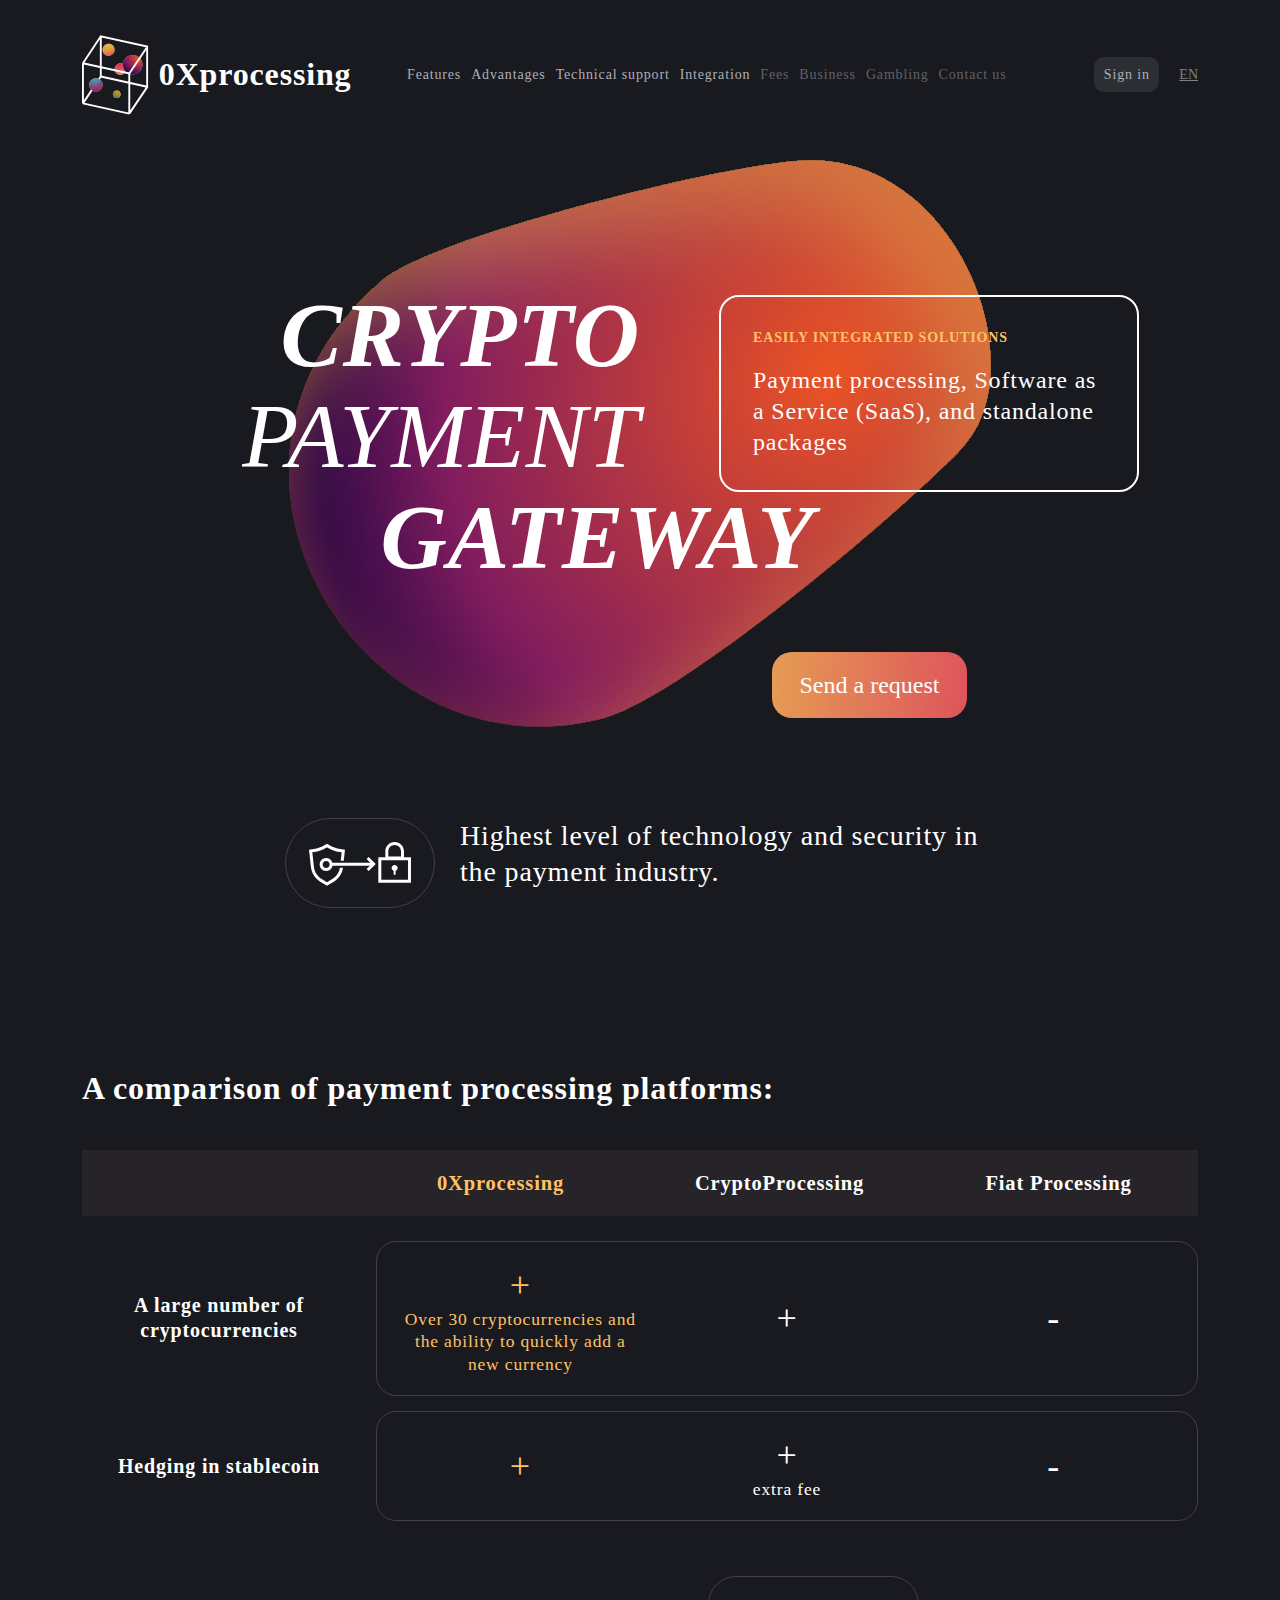
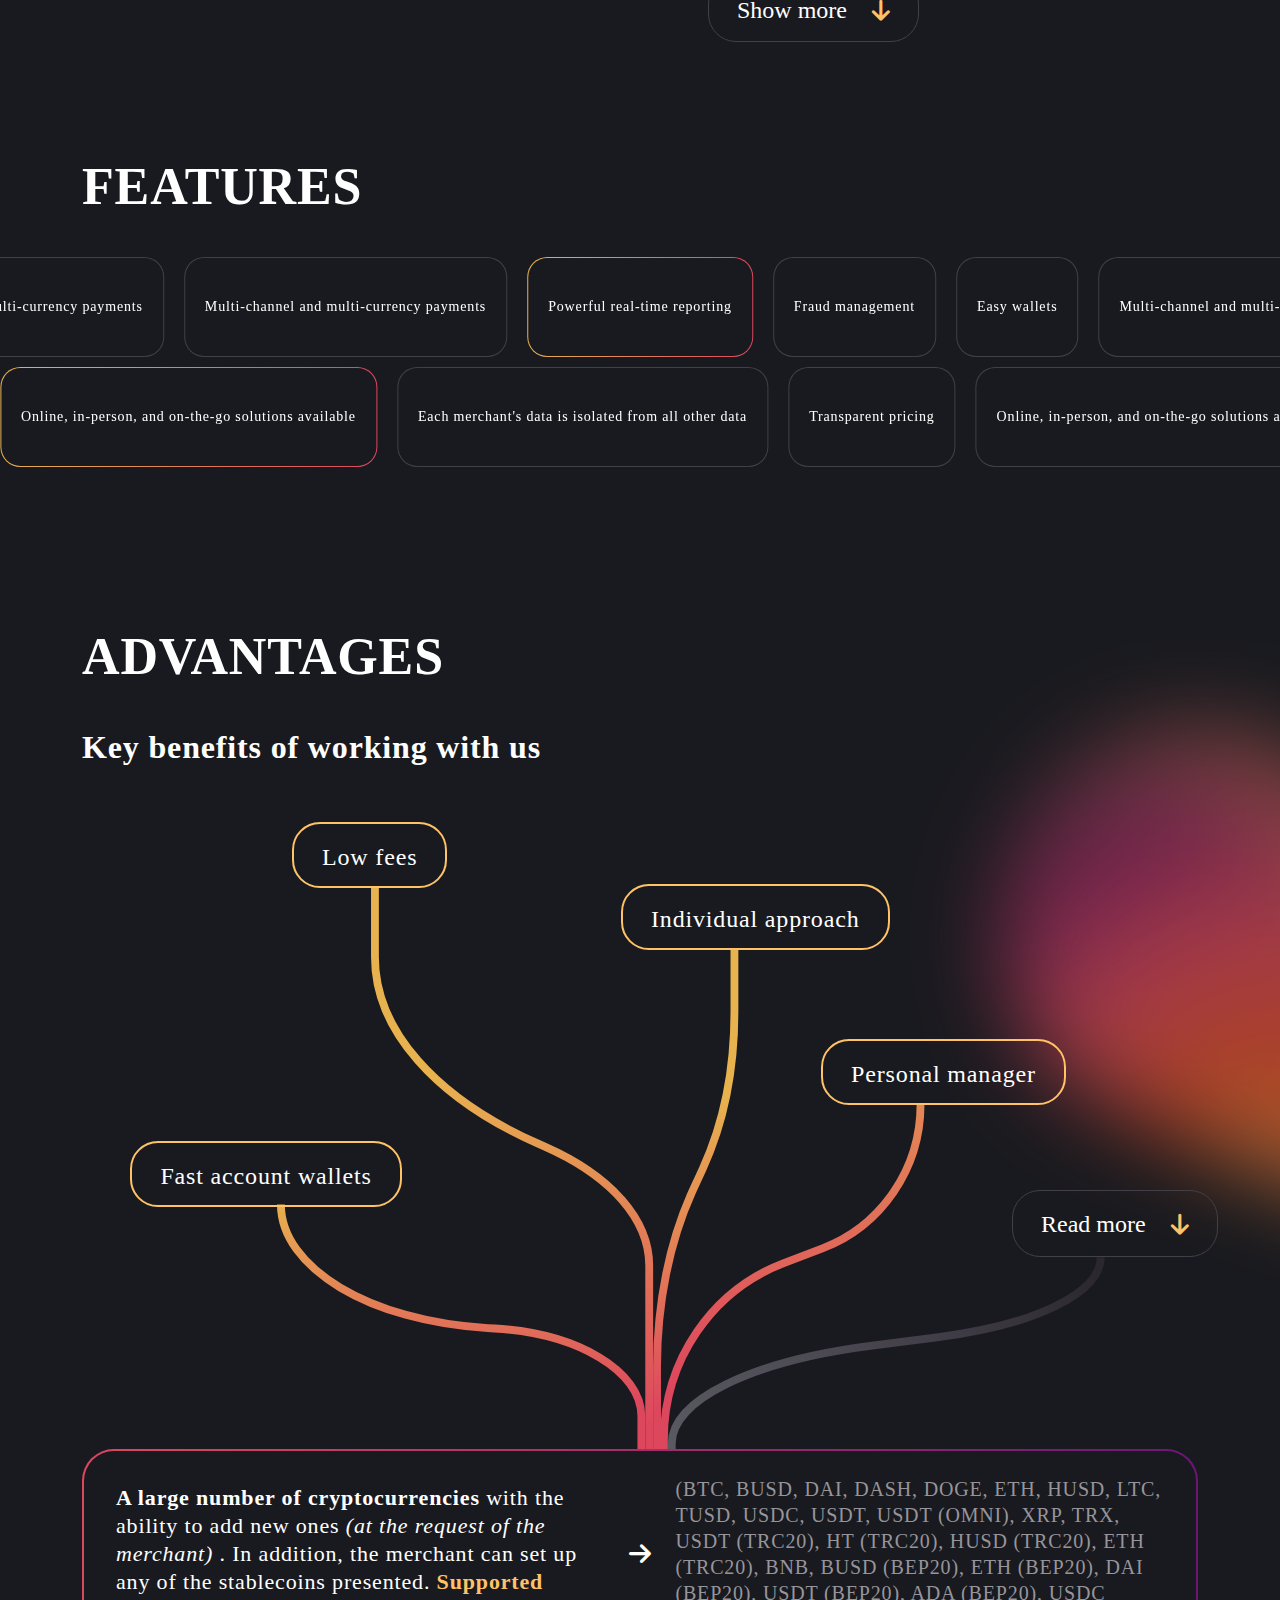
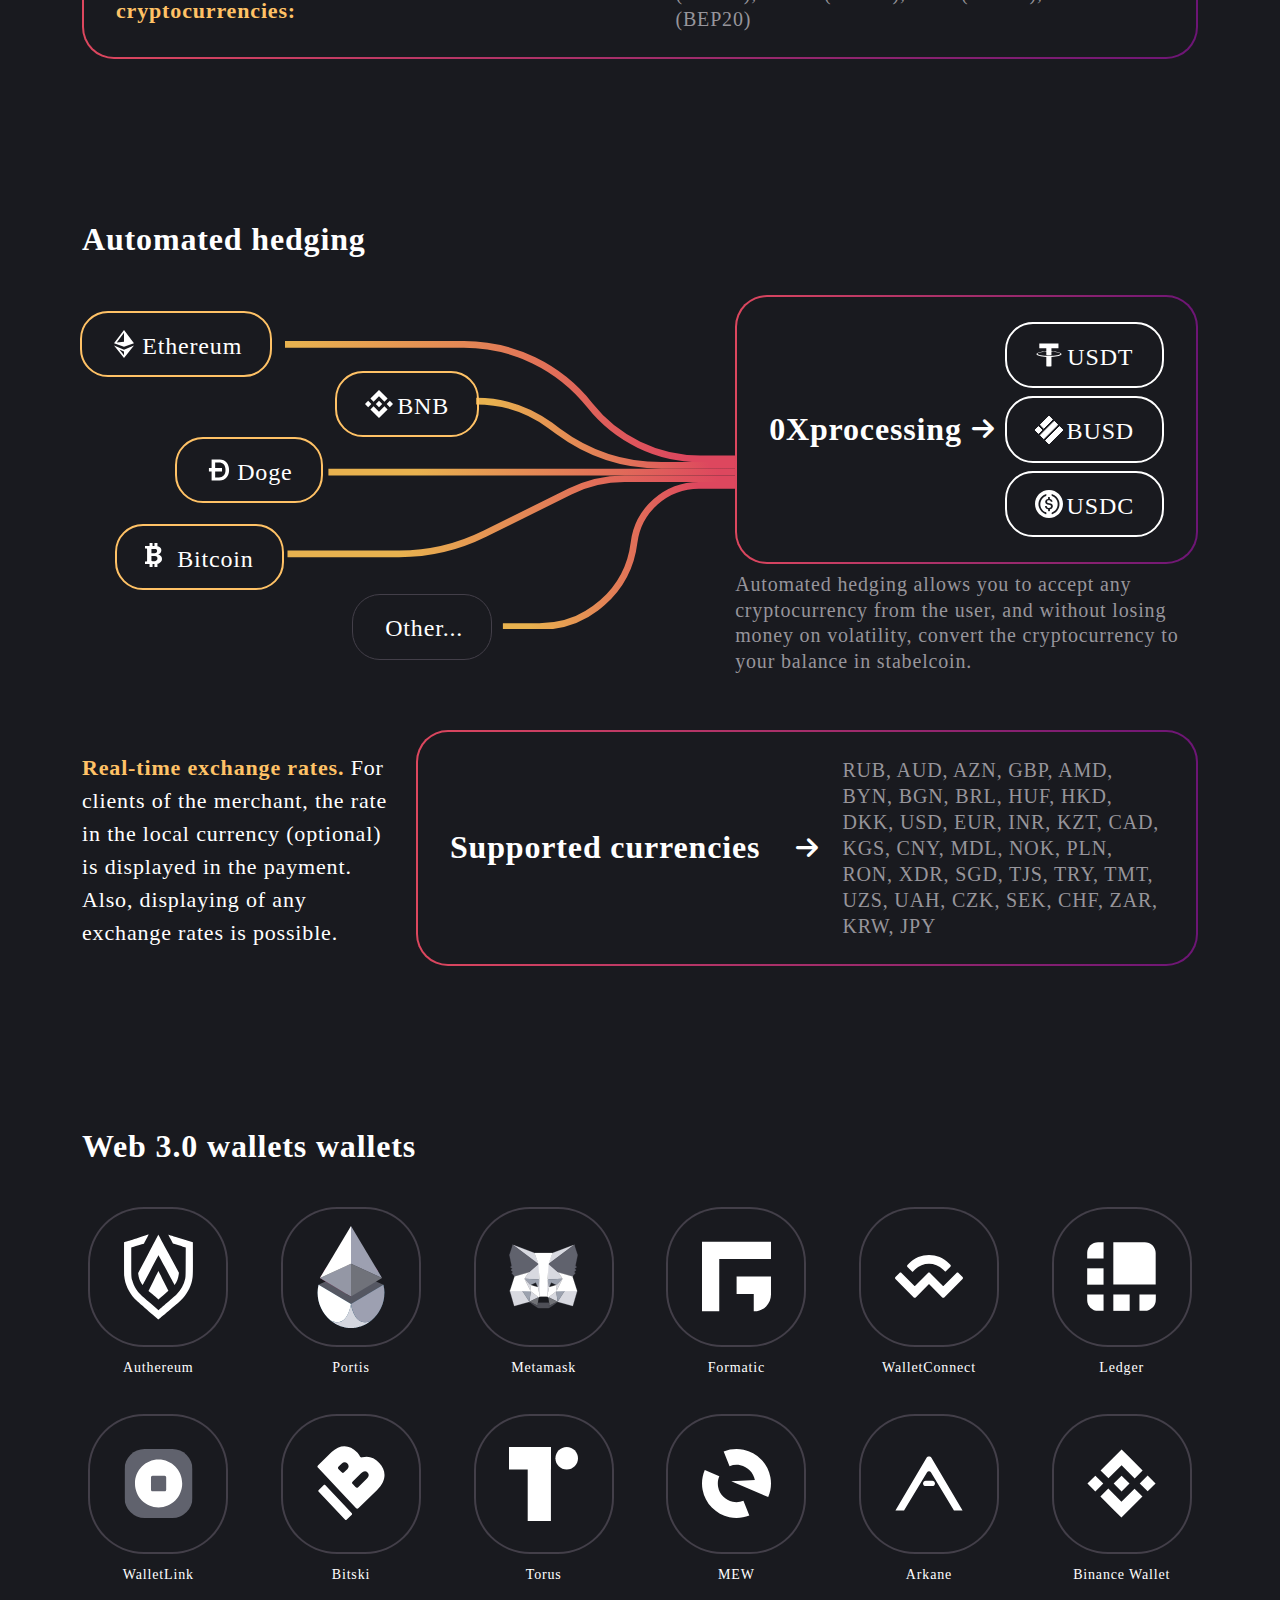
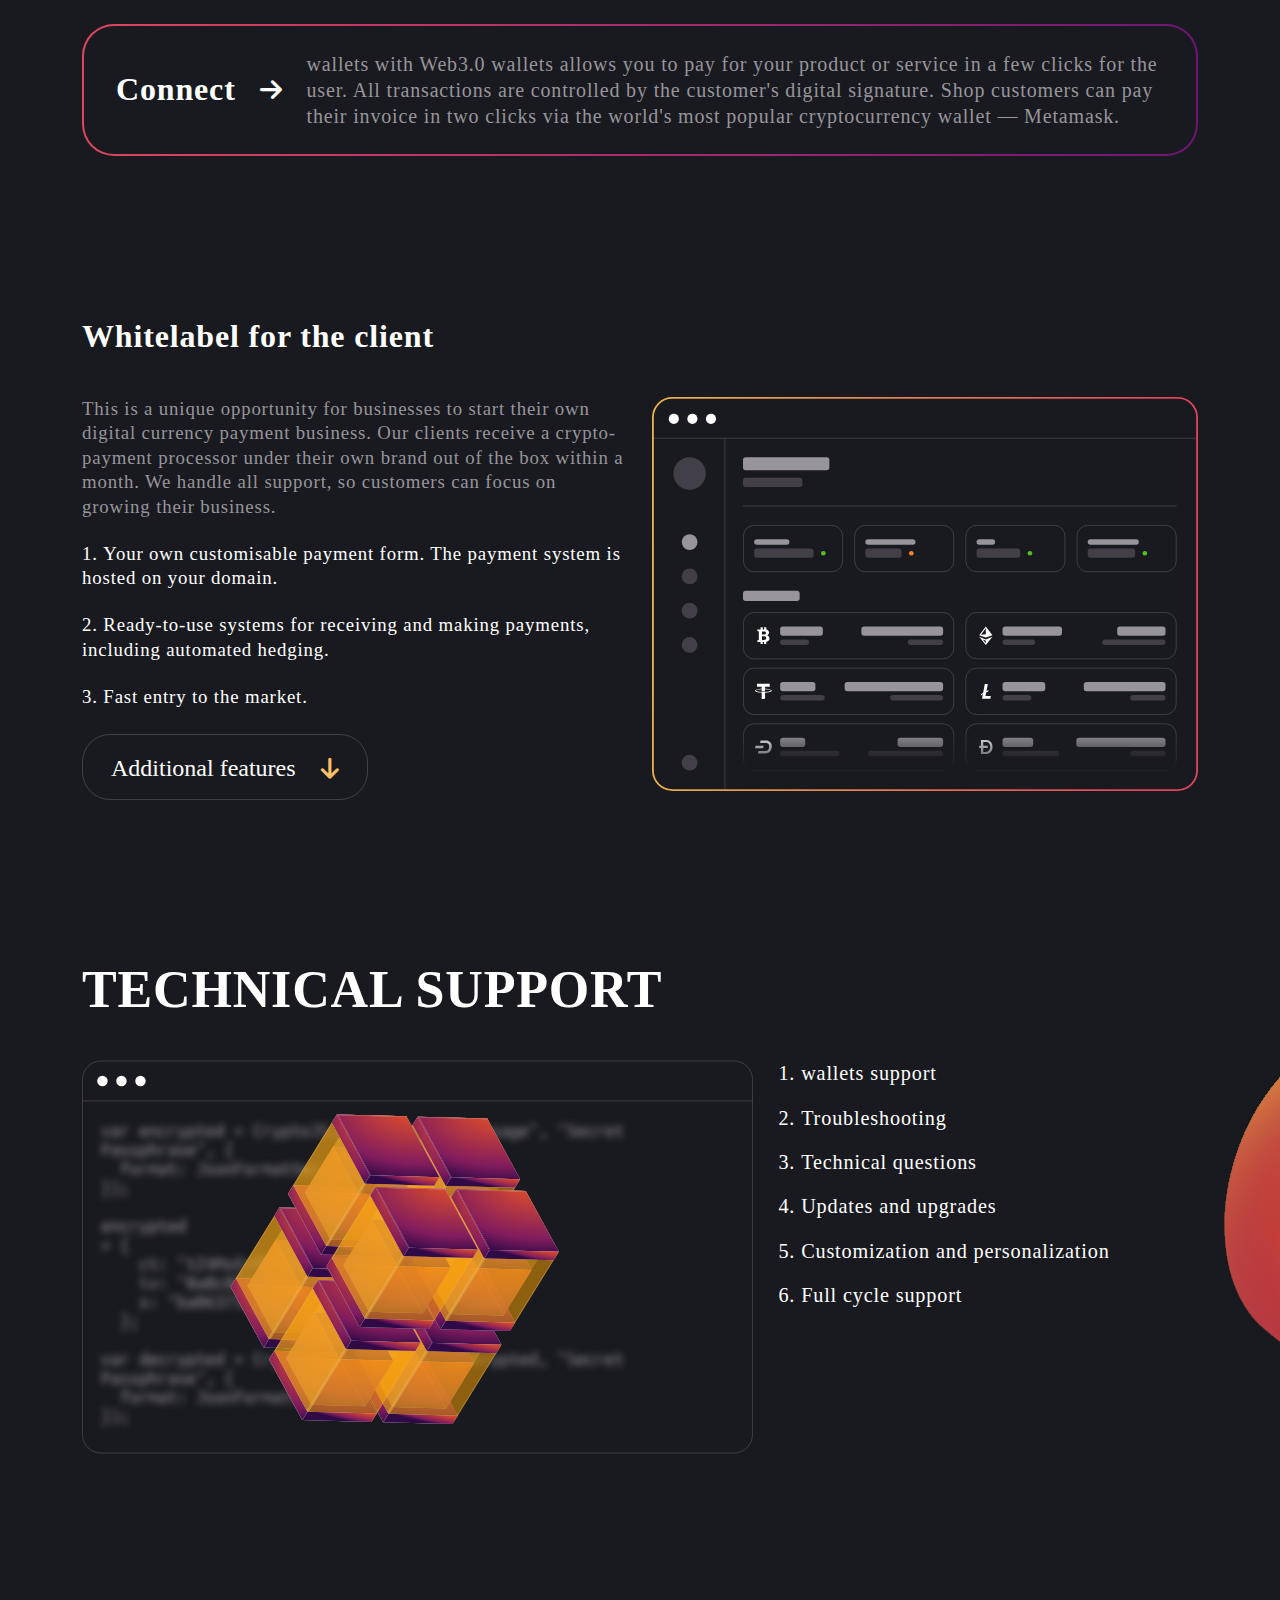
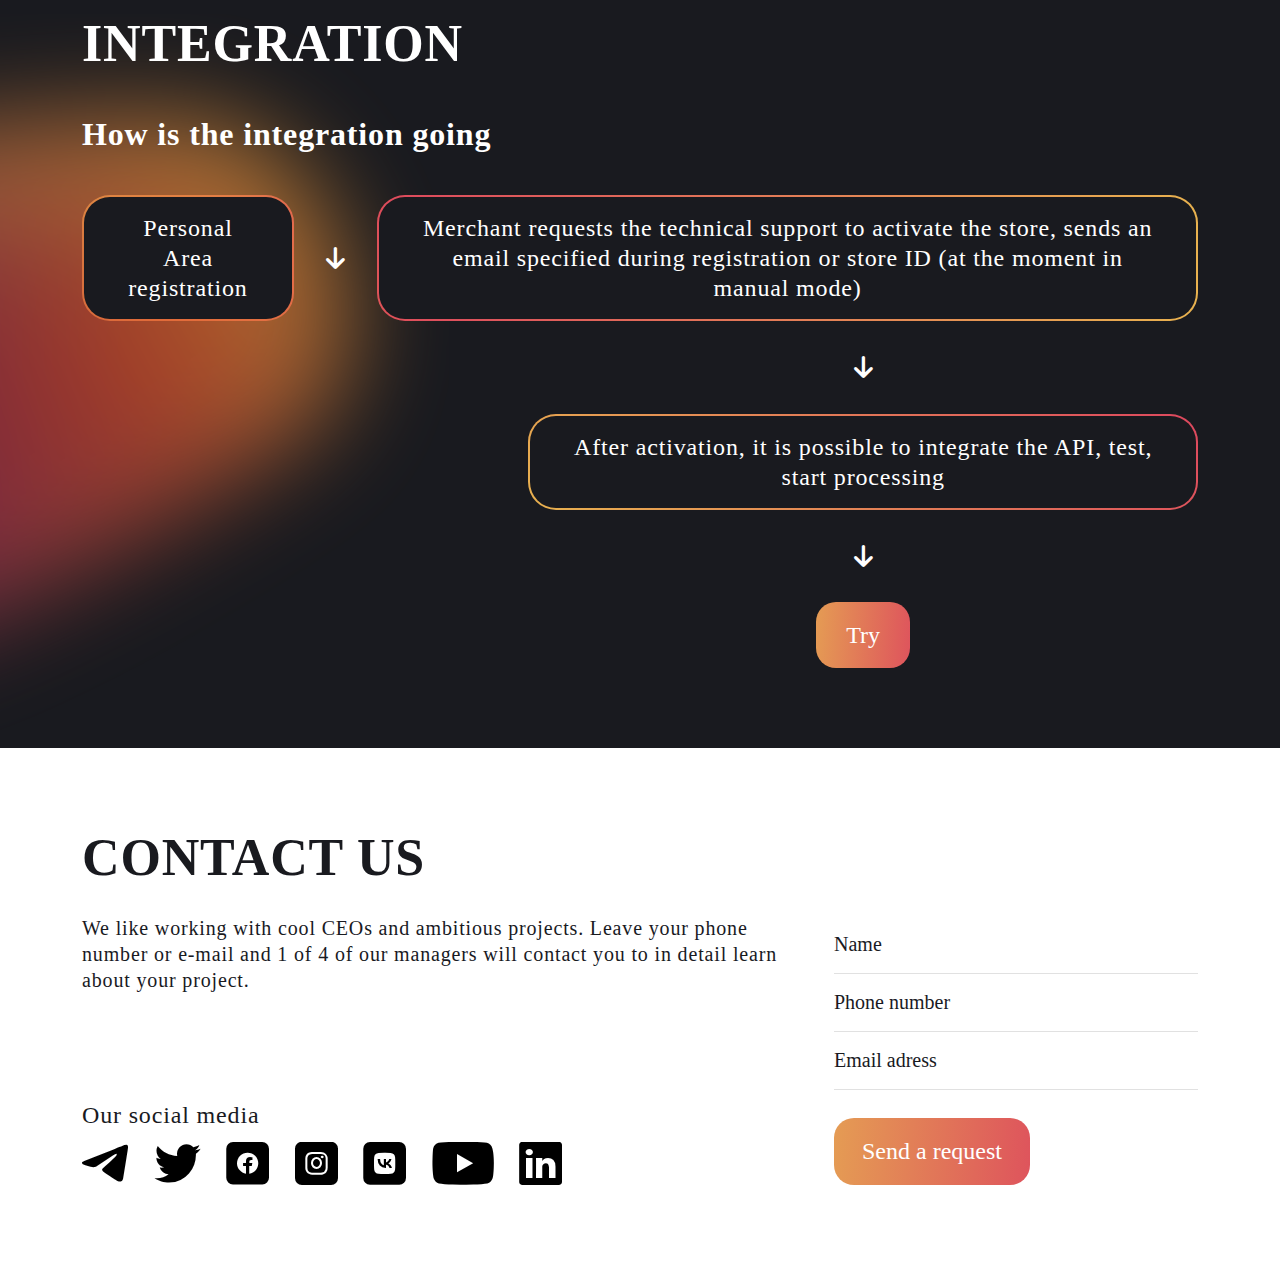
<file: home.html>
<!DOCTYPE html>
<html lang="eng">

<head>
	<title>Главная</title>
	<meta charset="UTF-8" />
	<meta name="format-detection" content="telephone=no" />
	<!-- favicons -->
	<meta name="apple-mobile-web-app-status-bar-style" content="black-translucent" />
	<meta name="viewport" content="width=device-width, user-scalable=no, initial-scale=1.0, maximum-scale=1.0, minimum-scale=1.0" />
	<link rel="shortcut icon" href="img/favicon/favicon.ico" type="image/x-icon" />
	<link rel="icon" sizes="16x16" href="img/favicon/favicon-16x16.png" type="image/png" />
	<link rel="icon" sizes="32x32" href="img/favicon/favicon-32x32.png" type="image/png" />
	<link rel="apple-touch-icon-precomposed" href="img/favicon/apple-touch-icon-precomposed.png" />
	<link rel="apple-touch-icon" href="img/favicon/apple-touch-icon.png" />
	<link rel="apple-touch-icon" sizes="57x57" href="img/favicon/apple-touch-icon-57x57.png" />
	<link rel="apple-touch-icon" sizes="60x60" href="img/favicon/apple-touch-icon-60x60.png" />
	<link rel="apple-touch-icon" sizes="72x72" href="img/favicon/apple-touch-icon-72x72.png" />
	<link rel="apple-touch-icon" sizes="76x76" href="img/favicon/apple-touch-icon-76x76.png" />
	<link rel="apple-touch-icon" sizes="114x114" href="img/favicon/apple-touch-icon-114x114.png" />
	<link rel="apple-touch-icon" sizes="120x120" href="img/favicon/apple-touch-icon-120x120.png" />
	<link rel="apple-touch-icon" sizes="144x144" href="img/favicon/apple-touch-icon-144x144.png" />
	<link rel="apple-touch-icon" sizes="152x152" href="img/favicon/apple-touch-icon-152x152.png" />
	<link rel="apple-touch-icon" sizes="167x167" href="img/favicon/apple-touch-icon-167x167.png" />
	<link rel="apple-touch-icon" sizes="180x180" href="img/favicon/apple-touch-icon-180x180.png" />
	<link rel="apple-touch-icon" sizes="1024x1024" href="img/favicon/apple-touch-icon-1024x1024.png" />
	<!-- <style>body{opacity: 0;}</style> -->
	<link rel="stylesheet" href="css/style.min.css?_v=20220731153102" />
	<!-- <link rel="shortcut icon" href="favicon.ico" /> -->
	<!-- <meta name="robots" content="noindex, nofollow"> -->
	<meta name="viewport" content="width=device-width, initial-scale=1.0" />
</head>

<body>
	<div class="wrapper">
		<header class="header">
			<div class="container">
				<div class="header__inner">
					<div class="header__logo logo">
						<img src="img/logo.svg" alt="logo" />
						<span class="logo__text">0Xprocessing</span>
					</div>
					<div class="menu header__menu">
						<nav class="menu__body">
							<ul data-da=".menu-burger__body, 991.98" class="menu__list">
								<li class="menu__list-item">
									<a class="menu__list-link" href="/home.html">Features</a>
								</li>
								<li class="menu__list-item">
									<a class="menu__list-link" href="/home.html">Advantages</a>
								</li>
								<li class="menu__list-item">
									<a class="menu__list-link" href="/home.html">Technical support</a>
								</li>
								<li class="menu__list-item">
									<a class="menu__list-link" href="/home.html">Integration</a>
								</li>
								<li class="menu__list-item">
									<a class="menu__list-link" href="/fees.html">Fees</a>
								</li>
								<li class="menu__list-item">
									<a class="menu__list-link" href="/business.html">Business</a>
								</li>
								<li class="menu__list-item">
									<a class="menu__list-link" href="/gambling.html">Gambling</a>
								</li>
								<li class="menu__list-item">
									<a class="menu__list-link" href="/contacts.html">Contact us</a>
								</li>
							</ul>
						</nav>
					</div>
					<div class="header__actions actions-header">
						<a data-popup="#popup" class="actions-header__sign" href="#">Sign in</a>
						<button type="button" class="actions-header__lang">EN</button>
					</div>
					<nav class="menu-burger">
						<button class="icon-menu menu-burger__btn" type="button">
							<span></span>
						</button>
						<div class="menu-burger__body"></div>
					</nav>
				</div>
			</div>
		</header>

		<main class="page">
			<div class="main-title">
				<div class="container">
					<div class="main-title__inner">
						<div class="main-title__top">
							<div class="main-title__left">
								<h1 class="main-title__title">
									<span>CRYPTO</span>
									<span>PAYMENT</span>
									<span>GATEWAY</span>
								</h1>
							</div>
							<div class="main-title__right">
								<div class="main-title__info info-main-title">
									<h3 class="info-main-title__title">
										Easily integrated solutions
									</h3>
									<p class="info-main-title__text">
										Payment processing, Software as a Service (SaaS), and
										standalone packages
									</p>
								</div>
								<button type="submit" class="button main-title__btn">
									Send a request
								</button>
							</div>
						</div>
						<div class="main-title__bottom">
							<p class="main-title__text">
								Highest level of technology and security in the payment
								industry.
							</p>
						</div>
					</div>
				</div>
			</div>
			<div class="comparison">
				<div class="container">
					<div class="comparison__inner">
						<h3 class="comparison__title title-small">
							A comparison of payment processing platforms:
						</h3>
						<div class="comparison__table table-comparison">
							<div class="table-comparison__header">
								<p class="table-comparison__header-cell"></p>
								<p class="table-comparison__header-cell">0Xprocessing</p>
								<p class="table-comparison__header-cell">CryptoProcessing</p>
								<p class="table-comparison__header-cell">Fiat Processing</p>
							</div>
							<div data-showmore="items" class="table-comparison__row row-table">
								<div data-showmore-content="2" class="row-table__content">
									<div class="row-table__block">
										<div class="row-table__title">
											A large number of cryptocurrencies
										</div>
										<div class="row-table__info">
											<div class="row-table__info-cell">
												+
												<p>
													Over 30 cryptocurrencies and the ability to quickly add a
													new currency
												</p>
											</div>
											<div class="row-table__info-cell">+</div>
											<div class="row-table__info-cell">-</div>
										</div>
									</div>
									<div class="row-table__block">
										<div class="row-table__title">Hedging in stablecoin</div>
										<div class="row-table__info">
											<div class="row-table__info-cell">+</div>
											<div class="row-table__info-cell">
												+
												<p>extra fee</p>
											</div>
											<div class="row-table__info-cell">-</div>
										</div>
									</div>
									<div class="row-table__block">
										<div class="row-table__title">KYC \ KYB</div>
										<div class="row-table__info">
											<div class="row-table__info-cell">
												+
												<p>Double authorisation protection</p>
											</div>
											<div class="row-table__info-cell">-</div>
											<div class="row-table__info-cell">-</div>
										</div>
									</div>
									<div class="row-table__block">
										<div class="row-table__title">
											Converter to popular fiat currencies
										</div>
										<div class="row-table__info">
											<div class="row-table__info-cell">
												<p>Over 40 currencies</p>
											</div>
											<div class="row-table__info-cell">-</div>
											<div class="row-table__info-cell">-</div>
										</div>
									</div>
									<div class="row-table__block">
										<div class="row-table__title">Commissions</div>
										<div class="row-table__info">
											<div class="row-table__info-cell">
												<p>from 0.4 %</p>
											</div>
											<div class="row-table__info-cell">
												<p>0.5% to 1% or more</p>
											</div>
											<div class="row-table__info-cell">
												<p>about 10-15% Bank transfers often take 3 days or more</p>
											</div>
										</div>
									</div>
									<div class="row-table__block">
										<div class="row-table__title">Restrictions on geo-payment</div>
										<div class="row-table__info">
											<div class="row-table__info-cell">
												+
												<p>
													You can receive payments from users worldwide without
													restriction
												</p>
											</div>
											<div class="row-table__info-cell">-</div>
											<div class="row-table__info-cell">-</div>
										</div>
									</div>
									<div class="row-table__block">
										<div class="row-table__title">Free integration</div>
										<div class="row-table__info">
											<div class="row-table__info-cell">
												+
												<p>Full support and assistance with integration</p>
											</div>
											<div class="row-table__info-cell">-</div>
											<div class="row-table__info-cell">-</div>
										</div>
									</div>
									<div class="row-table__block">
										<div class="row-table__title">
											Managing shop customer withdrawal limits
										</div>
										<div class="row-table__info">
											<div class="row-table__info-cell">
												+
												<p>Separate interface for managing the outputs</p>
											</div>
											<div class="row-table__info-cell">-</div>
											<div class="row-table__info-cell">-</div>
										</div>
									</div>
									<div class="row-table__block">
										<div class="row-table__title">Web3 Wallet support</div>
										<div class="row-table__info">
											<div class="row-table__info-cell">+</div>
											<div class="row-table__info-cell">+</div>
											<div class="row-table__info-cell">+</div>
										</div>
									</div>
									<div class="row-table__block">
										<div class="row-table__title">
											Real-time transaction status tracking
										</div>
										<div class="row-table__info">
											<div class="row-table__info-cell">
												+
												<p>
													Notifications come via a bot on Telegram and also to the
													post office
												</p>
											</div>
											<div class="row-table__info-cell">+</div>
											<div class="row-table__info-cell">+</div>
										</div>
									</div>
									<div class="row-table__block">
										<div class="row-table__title">
											Support for fiat currency payments
										</div>
										<div class="row-table__info">
											<div class="row-table__info-cell">-</div>
											<div class="row-table__info-cell">+</div>
											<div class="row-table__info-cell">+</div>
										</div>
									</div>
								</div>
								<button hidden data-showmore-button type="button" class="row-table__more button button--arrow">
									<span>Show more</span><span>Hide</span>
								</button>
							</div>
						</div>
					</div>
				</div>
			</div>

			<div class="features">
				<div class="container">
					<h2 class="features__title title-big">FEATURES</h2>
				</div>
				<div class="features__slider features__slider--center">
					<div class="features__swiper">
						<div class="features__slide">Powerful real-time reporting</div>
						<div class="features__slide">Fraud management</div>
						<div class="features__slide">Easy wallets</div>
						<div class="features__slide">
							Multi-channel and multi-currency payments
						</div>
						<div class="features__slide">
							Multi-channel and multi-currency payments
						</div>
					</div>
				</div>
				<div class="features__slider">
					<div class="features__swiper">
						<div class="features__slide">
							Online, in-person, and on-the-go solutions available
						</div>
						<div class="features__slide">
							Each merchant's data is isolated from all other data
						</div>
						<div class="features__slide">Transparent pricing</div>
					</div>
				</div>
			</div>
			<div class="advantages">
				<div class="container">
					<h2 class="advantages__title title-big">Advantages</h2>
					<h3 class="advantages__title-text title-small">
						Key benefits of working with us
					</h3>
					<div class="advantages__inner advantages-tree">
						<div class="advantages-tree__image">
							<svg class="advantages-tree__svg" viewBox="0 0 845 573" fill="none" xmlns="http://www.w3.org/2000/svg">
								<path class="path-start" d="M841 377C841 413.395 774.327 445.977 673.655 458.778L607.623 467.175C484.525 482.829 403 522.668 403 567.17V573" stroke="url(#paint1_linear_1372_48)" />
								<path class="color-path" d="M841 377C841 413.395 774.327 445.977 673.655 458.778L607.623 467.175C484.525 482.829 403 522.668 403 567.17V573" stroke="url(#paint0_linear_1372_48)" />

								<path class="path-start" d="M657 221C657 286.363 617.118 344.877 556.898 367.867L517.4 382.948C443.766 411.06 395 482.609 395 562.53V573" stroke="url(#paint2_linear_1372_48)" />
								<path class="path-start" d="M380 573V385.496C380 338.504 341.067 294.003 273.971 264.297L266.617 261.043C161.178 214.36 100 144.43 100 70.5879V0" stroke="url(#paint3_linear_1372_48)" />
								<path class="path-start" d="M372 573V539.3C372 493.268 307.385 454.632 222.144 449.695L215.215 449.293C95.0689 442.336 4 387.883 4 323" stroke="url(#paint4_linear_1372_48)" />
								<path class="path-start" d="M388 573V488.745C388 423.511 400.847 360.147 424.496 308.737L434.503 286.987C455.561 241.212 467 184.793 467 126.706V63" stroke="url(#paint5_linear_1372_48)" />

								<defs>
									<linearGradient id="paint0_linear_1372_48" x1="1030.24" y1="48" x2="935.057" y2="570.979" gradientUnits="userSpaceOnUse">
										<stop stop-color="#E8B24F" />
										<stop offset="1" stop-color="#DD475E" />
									</linearGradient>
									<linearGradient id="paint1_linear_1372_48" x1="855" y1="424.5" x2="348.694" y2="652.636" gradientUnits="userSpaceOnUse">
										<stop stop-color="#2A282D" />
										<stop offset="0.338542" stop-color="#433F49" />
										<stop offset="1" stop-color="#606168" />
									</linearGradient>
									<linearGradient id="paint2_linear_1372_48" x1="543.175" y1="-39.9292" x2="415.642" y2="514.41" gradientUnits="userSpaceOnUse">
										<stop stop-color="#E8B24F" />
										<stop offset="1" stop-color="#DD475E" />
									</linearGradient>
									<linearGradient id="paint3_linear_1372_48" x1="333.989" y1="563.606" x2="273.124" y2="175.777" gradientUnits="userSpaceOnUse">
										<stop offset="0.0219644" stop-color="#DD475E" />
										<stop offset="1" stop-color="#E8B24F" />
									</linearGradient>
									<linearGradient id="paint4_linear_1372_48" x1="321.646" y1="566.762" x2="308.257" y2="303.511" gradientUnits="userSpaceOnUse">
										<stop offset="0.151042" stop-color="#DD475E" />
										<stop offset="1" stop-color="#E8B24F" />
									</linearGradient>
									<linearGradient id="paint5_linear_1372_48" x1="430.124" y1="564.946" x2="313.833" y2="270.093" gradientUnits="userSpaceOnUse">
										<stop offset="0.151042" stop-color="#DD475E" />
										<stop offset="1" stop-color="#E8B24F" />
									</linearGradient>
									<linearGradient id="paint5_linear_1372_48" x1="430.124" y1="564.946" x2="313.833" y2="270.093" gradientUnits="userSpaceOnUse">
										<stop offset="0.151042" stop-color="#DD475E" />
										<stop offset="1" stop-color="#E8B24F" />
									</linearGradient>
								</defs>
							</svg>

							<p class="advantages-tree__block tippy advantages-tree__block--1">
								Low fees
							</p>
							<p class="advantages-tree__block tippy advantages-tree__block--2">
								Fast account wallets
							</p>
							<p class="advantages-tree__block tippy advantages-tree__block--3">
								Individual approach
							</p>
							<p class="advantages-tree__block tippy advantages-tree__block--4">
								Personal manager
							</p>
							<button type="button" class="advantages-tree__block advantages-tree__block--5 button button--arrow">
								<span>Read more</span>
							</button>
						</div>
						<div class="advantages-tree__end conclusion">
							<p class="conclusion__text">
								<strong>A large number of cryptocurrencies</strong> with the
								ability to add new ones
								<i>(at the request of the merchant)</i> . In addition, the
								merchant can set up any of the stablecoins presented.
								<span>Supported cryptocurrencies:</span>
							</p>
							<span class="divider"></span>
							<p class="conclusion__text-dark">
								(BTC, BUSD, DAI, DASH, DOGE, ETH, HUSD, LTC, TUSD, USDC, USDT,
								USDT (OMNI), XRP, TRX, USDT (TRC20), HT (TRC20), HUSD (TRC20),
								ETH (TRC20), BNB, BUSD (BEP20), ETH (BEP20), DAI (BEP20), USDT
								(BEP20), ADA (BEP20), USDC (BEP20)
							</p>
						</div>
						<ol hidden class="advantages__list">
							<li class="advantages__list-item">
								We will help you to avoid cooperation with banks.
							</li>
							<li class="advantages__list-item">
								Cryptoprocessing will be the fastest solution. It's enough to
								run our service via API, and in a few hours you'll have a
								payment gateway connected.
							</li>
							<li class="advantages__list-item">
								You will expand your personal earning opportunities on
								cryptocurrency fluctuations (hedging will protect you from
								market volatility). The 0Xprocessing Marketplace is where the
								different portfolio trading will happen, and is being built
								for the users to trade their shares of the 0Xprocessing
								Vaults.
							</li>
							<li class="advantages__list-item">
								You will protect yourself from hacking and freezing funds (all
								your income you can withdraw to a decentralized wallet that
								only you manage). Vault is a smart contract managing access to
								its funds and functionality to other blockchain agents
								depending on their share ownership of the vault.
							</li>
							<li class="advantages__list-item">
								In your personal area you can set up automatic withdrawal of
								funds at your request and add store managers confirming the
								withdrawal of clients from the amount specified by you. Vault
								is a smart contract managing access to its funds and
								functionality to other blockchain agents depending on their
								share ownership of the vault.
							</li>
						</ol>
					</div>
				</div>
			</div>
			<div class="hedging">
				<div class="container">
					<div class="hedging__inner">
						<h3 class="hedging__title title-small">Automated hedging</h3>
						<div class="hedging__top top-hedging">
							<div class="top-hedging__image">
								<svg viewBox="0 0 539 346" fill="none" xmlns="http://www.w3.org/2000/svg">
									<path d="M0 4H214.276C273.067 4 328.628 30.8902 365.104 76.9967V76.9967C397.086 117.423 445.802 141 497.35 141H539" stroke="url(#paint0_linear_1411_51)" stroke-width="8" />
									<path d="M539 165H406.653C383.996 165 361.645 170.237 341.346 180.303L239.208 230.952C207.31 246.77 172.188 255 136.583 255H3" stroke="url(#paint1_linear_1411_51)" stroke-width="8" />
									<path d="M539 173H495.901C456.298 173 422.906 202.516 418.043 241.82V241.82C410.966 299.033 362.356 342 304.706 342H261" stroke="url(#paint2_linear_1411_51)" stroke-width="8" />
									<path d="M539 157H52" stroke="url(#paint3_linear_1411_51)" stroke-width="8" />
									<path d="M539 149H450.792C406.31 149 363.003 134.722 327.242 108.268L317.781 101.269C292.084 82.2596 260.964 72 229 72V72" stroke="url(#paint4_linear_1411_51)" stroke-width="8" />
									<defs>
										<linearGradient id="paint0_linear_1411_51" x1="11.8648" y1="3.50181" x2="482.789" y2="124.433" gradientUnits="userSpaceOnUse">
											<stop stop-color="#E8B24F" />
											<stop offset="1" stop-color="#DD475E" />
										</linearGradient>
										<linearGradient id="paint1_linear_1411_51" x1="529.018" y1="164.673" x2="147.926" y2="289.998" gradientUnits="userSpaceOnUse">
											<stop offset="0.0219644" stop-color="#DD475E" />
											<stop offset="1" stop-color="#E8B24F" />
										</linearGradient>
										<linearGradient id="paint2_linear_1411_51" x1="532.881" y1="172.385" x2="276.926" y2="199.867" gradientUnits="userSpaceOnUse">
											<stop offset="0.151042" stop-color="#DD475E" />
											<stop offset="1" stop-color="#E8B24F" />
										</linearGradient>
										<linearGradient id="paint3_linear_1411_51" x1="521.506" y1="160" x2="157.527" y2="161.274" gradientUnits="userSpaceOnUse">
											<stop stop-color="#DD475E" />
											<stop offset="1" stop-color="#E8B24F" />
										</linearGradient>
										<linearGradient id="paint4_linear_1411_51" x1="532.176" y1="71.72" x2="262.117" y2="142.686" gradientUnits="userSpaceOnUse">
											<stop offset="0.151042" stop-color="#DD475E" />
											<stop offset="1" stop-color="#E8B24F" />
										</linearGradient>
									</defs>
								</svg>
								<div class="top-hedging__tippy top-hedging__tippy--eth tippy">
									<p class="top-hedging__tippy-text top-hedging__tippy-text--eth">
										Ethereum
									</p>
								</div>
								<div class="top-hedging__tippy top-hedging__tippy--bnb tippy">
									<span class="top-hedging__tippy-text top-hedging__tippy-text--bnb">
										BNB
									</span>
								</div>
								<div class="top-hedging__tippy top-hedging__tippy--doge tippy">
									<span class="top-hedging__tippy-text top-hedging__tippy-text--doge">
										Doge
									</span>
								</div>
								<div class="top-hedging__tippy top-hedging__tippy--btc tippy">
									<span class="top-hedging__tippy-text top-hedging__tippy-text--btc">
										Bitcoin
									</span>
								</div>
								<div class="top-hedging__tippy top-hedging__tippy--other">
									<span class="top-hedging__tippy-text top-hedging__tippy-text--other button button--arrow">
										Other...
									</span>
								</div>
							</div>
							<div class="top-hedging__content">
								<div class="top-hedging__currency conclusion">
									<p class="conclusion__title">0Xprocessing</p>
									<i class="divider"></i>
									<div class="conclusion__wrapper">
										<div class="conclusion__item tippy tippy--white">
											<span class="conclusion__item-text conclusion__item-text--usdt">
												USDT
											</span>
										</div>
										<div class="conclusion__item tippy tippy--white">
											<span class="conclusion__item-text conclusion__item-text--busd">
												BUSD
											</span>
										</div>
										<div class="conclusion__item tippy tippy--white">
											<span class="conclusion__item-text conclusion__item-text--usdc">
												USDC
											</span>
										</div>
									</div>
								</div>
								<p class="top-hedging__text">
									Automated hedging allows you to accept any cryptocurrency
									from the user, and without losing money on volatility,
									convert the cryptocurrency to your balance in stabelcoin.
								</p>
							</div>
							<ul hidden class="top-hedging__list">
								<li class="top-hedging__item">
									Integration with us is free, no documents or licenses are
									required. In addition, you can brand 0xprocessing to your
									product — for the client, 0xprocessing will look like your
									payment solution.
								</li>
								<li class="top-hedging__item">
									<span>Your personal area will be protected by dual
										authorization. You can add several managers to maintain a
										personal area.</span>
								</li>
								<li class="top-hedging__item">
									Creating an invoice is formed in a standard form for all
									merchants (the document does not have our logo, you can
									modify it if you want).
								</li>
								<li class="top-hedging__item">
									There are no limits on deposit and withdrawal of
									cryptocurrency, except for intranet limits (merchant can set
									limits on his own in the personal area (used cryptocurrency
									is displayed in fiat equivalent). There is also a test
									deposit and withdrawal for testing the platform.
								</li>
								<li class="top-hedging__item">
									Tracking the status of transactions in the platform in real
									time (notifications are sent via the bot to the telegram, as
									well as to the mail).
								</li>
								<li class="top-hedging__item">
									In the system, notifications come by types of transactions:
									success — payment is executed successfully; canceled
									—payment is canceled (reasons: payment was made after the
									payment window closed, payment was not received);
									insufficient — payment is underpaid (payment is considered
									underpaid if payment window time has expired, at that
									payment is not executed completely, and the callback will
									contain AmountUSD and Amount, corresponding to the real
									amount of received funds).
								</li>
								<li class="top-hedging__item">
									Technical support (Russian-English). Chat is formed with the
									customer, integration is discussed step by step.
								</li>
							</ul>
						</div>
						<div class="hedging__bottom bottom-hedging">
							<div class="bottom-hedging__left">
								<p class="bottom-hedging__text">
									<span>Real-time exchange rates.</span> For clients of the
									merchant, the rate in the local currency (optional) is
									displayed in the payment. Also, displaying of any exchange
									rates is possible.
								</p>
							</div>
							<div class="bottom-hedging__right conclusion">
								<p class="conclusion__title">Supported currencies</p>
								<i class="divider"></i>
								<p class="conclusion__text-dark">
									RUB, AUD, AZN, GBP, AMD, BYN, BGN, BRL, HUF, HKD, DKK, USD,
									EUR, INR, KZT, CAD, KGS, CNY, MDL, NOK, PLN, RON, XDR, SGD,
									TJS, TRY, TMT, UZS, UAH, CZK, SEK, CHF, ZAR, KRW, JPY
								</p>
							</div>
						</div>
					</div>
				</div>
			</div>
			<div class="wallets">
				<div class="container">
					<div class="wallets__inner">
						<h3 class="wallets__title title-small">
							Web 3.0 wallets wallets
						</h3>
						<div class="wallets__top top-wallets">
							<div class="top-wallets__item">
								<div class="top-wallets__image wallet-icon">
									<img src="img/wallets/authereum.svg" alt="image" />
								</div>
								<span class="top-wallets__title">Authereum</span>
							</div>
							<div class="top-wallets__item">
								<div class="top-wallets__image wallet-icon">
									<img src="img/wallets/portis.svg" alt="image" />
								</div>
								<span class="top-wallets__title">Portis</span>
							</div>
							<div class="top-wallets__item">
								<div class="top-wallets__image wallet-icon">
									<img src="img/wallets/metamask.svg" alt="image" />
								</div>
								<span class="top-wallets__title">Metamask</span>
							</div>
							<div class="top-wallets__item">
								<div class="top-wallets__image wallet-icon">
									<img src="img/wallets/formatic.svg" alt="image" />
								</div>
								<span class="top-wallets__title">Formatic</span>
							</div>
							<div class="top-wallets__item">
								<div class="top-wallets__image wallet-icon">
									<img src="img/wallets/wallet-connect.svg" alt="image" />
								</div>
								<span class="top-wallets__title">WalletConnect</span>
							</div>
							<div class="top-wallets__item">
								<div class="top-wallets__image wallet-icon">
									<img src="img/wallets/ledger.svg" alt="image" />
								</div>
								<span class="top-wallets__title">Ledger</span>
							</div>
							<div class="top-wallets__item">
								<div class="top-wallets__image wallet-icon">
									<img src="img/wallets/wallet-link.svg" alt="image" />
								</div>
								<span class="top-wallets__title">WalletLink</span>
							</div>
							<div class="top-wallets__item">
								<div class="top-wallets__image wallet-icon">
									<img src="img/wallets/bitski.svg" alt="image" />
								</div>
								<span class="top-wallets__title">Bitski</span>
							</div>
							<div class="top-wallets__item">
								<div class="top-wallets__image wallet-icon">
									<img src="img/wallets/torus.svg" alt="image" />
								</div>
								<span class="top-wallets__title">Torus</span>
							</div>
							<div class="top-wallets__item">
								<div class="top-wallets__image wallet-icon">
									<img src="img/wallets/mew.svg" alt="image" />
								</div>
								<span class="top-wallets__title">MEW</span>
							</div>
							<div class="top-wallets__item">
								<div class="top-wallets__image wallet-icon">
									<img src="img/wallets/arkane.svg" alt="image" />
								</div>
								<span class="top-wallets__title">Arkane</span>
							</div>
							<div class="top-wallets__item">
								<div class="top-wallets__image wallet-icon">
									<img src="img/wallets/binance.svg" alt="image" />
								</div>
								<span class="top-wallets__title">Binance Wallet</span>
							</div>
						</div>
						<div class="wallets__bottom conclusion">
							<p class="conclusion__title">Connect</p>
							<span class="divider"></span>
							<p class="conclusion__text-dark">
								wallets with Web3.0 wallets allows you to pay for your product
								or service in a few clicks for the user. All transactions are
								controlled by the customer's digital signature. Shop customers
								can pay their invoice in two clicks via the world's most
								popular cryptocurrency wallet — Metamask.
							</p>
						</div>
					</div>
				</div>
			</div>
			<div class="whitelabel">
				<div class="container">
					<div class="whitelabel__inner">
						<h3 class="whitelabel__title title-small">
							Whitelabel for the client
						</h3>
						<div class="whitelabel__wrapper">
							<div class="whitelabel__content">
								<p class="whitelabel__text-dark">
									This is a unique opportunity for businesses to start their
									own digital currency payment business. Our clients receive a
									crypto-payment processor under their own brand out of the
									box within a month. We handle all support, so customers can
									focus on growing their business.
								</p>
								<ol class="whitelabel__list">
									<li class="whitelabel__list-item">
										Your own customisable payment form. The payment system is
										hosted on your domain.
									</li>
									<li class="whitelabel__list-item">
										Ready-to-use systems for receiving and making payments,
										including аutomated hedging.
									</li>
									<li class="whitelabel__list-item">
										Fast entry to the market.
									</li>
								</ol>
								<div data-spollers class="whitelabel__spoller spoller-whitelabel">
									<button data-spoller class="button button--arrow spoller-whitelabel__btn" type="button">
										<span>Additional features</span>
									</button>
									<ul class="spoller-whitelabel__list">
										<li class="spoller-whitelabel__list-item">
											customization according to the merchant's features on
											request to the technical support;
										</li>
										<li class="spoller-whitelabel__list-item">
											adding new currencies, extension of API;
										</li>
										<li class="spoller-whitelabel__list-item">
											cart (on merchant request);
										</li>
										<li class="spoller-whitelabel__list-item">
											exports to excel (for example, by user transactions (on
											request);
										</li>
										<li class="spoller-whitelabel__list-item">
											the ability to embed a page with applications for
											operators in an ERP or other system via an Iframe.
										</li>
									</ul>
								</div>
							</div>
							<div class="whitelabel__image">
								<img src="img/whitelabel.svg" alt="img" />
							</div>
						</div>
					</div>
				</div>
			</div>
			<div class="support">
				<div class="container">
					<div class="support__inner">
						<h2 class="support__title title-big">TECHNICAL SUPPORT</h2>
						<div class="support__wrapper">
							<img class="support__img" src="img/support.svg" alt="image" />
							<ol class="support__list">
								<li class="support__list-item">
									<a class="support__item-link" href="#">wallets support</a>
								</li>
								<li class="support__list-item">
									<a class="support__item-link" href="#">Troubleshooting</a>
								</li>
								<li class="support__list-item">
									<a class="support__item-link" href="#">Technical questions</a>
								</li>
								<li class="support__list-item">
									<a class="support__item-link" href="#">Updates and upgrades</a>
								</li>
								<li class="support__list-item">
									<a class="support__item-link" href="#">Customization and personalization</a>
								</li>
								<li class="support__list-item">
									<a class="support__item-link" href="#">Full cycle support</a>
								</li>
							</ol>
						</div>
					</div>
				</div>
			</div>
			<div class="integration">
				<div class="container">
					<div class="integration__inner">
						<h2 class="integration__title title-big">integration</h2>
						<h3 class="integration__title title-small">
							How is the integration going
						</h3>
						<div class="integration__wrapper">
							<div class="integration__top">
								<div class="integration__item integration__item--1">
									Personal Area registration
								</div>
								<span class="divider divider--bottom"></span>
								<div class="integration__item integration__item--2">
									Merchant requests the technical support to activate the
									store, sends an email specified during registration or store
									ID (at the moment in manual mode)
								</div>
							</div>
							<div class="integration__bottom">
								<span class="divider divider--bottom"></span>
								<div class="integration__item integration__item--3">
									After activation, it is possible to integrate the API, test,
									start processing
								</div>
								<span class="divider divider--bottom"></span>
								<button type="button" class="integration__btn button">
									Try
								</button>
							</div>
						</div>
					</div>
				</div>
			</div>
		</main>
		<footer class="footer">
			<div class="container">
				<div class="footer__inner">
					<h2 class="footer__title title-big">Contact us</h2>
					<div class="footer__wrapper">
						<div class="footer__info">
							<p class="footer__text">
								We like working with cool CEOs and ambitious projects. Leave your
								phone number or e-mail and 1 of 4 of our managers will contact you
								to in detail learn about your project.
							</p>
							<div class="footer__social social">
								<p class="social__text">Our social media</p>
								<ul class="social__list">
									<li class="social__list-item">
										<a class="social__item-link _icon-tg" href="#"></a>
									</li>
									<li class="social__list-item">
										<a class="social__item-link _icon-tw" href="#"> </a>
									</li>
									<li class="social__list-item">
										<a class="social__item-link _icon-fb" href="#"> </a>
									</li>
									<li class="social__list-item">
										<a class="social__item-link _icon-inst" href="#"> </a>
									</li>
									<li class="social__list-item">
										<a class="social__item-link _icon-vk" href="#"> </a>
									</li>
									<li class="social__list-item">
										<a class="social__item-link _icon-ytb" href="#"> </a>
									</li>
									<li class="social__list-item">
										<a class="social__item-link _icon-ln" href="#"> </a>
									</li>
								</ul>
							</div>
						</div>
						<form data-da=".footer__info, 991.98, 1" class="footer__form form" action="#">
							<input autocomplete="off" type="text" name="form[]" data-error="Ошибка" placeholder="Name" class="input form__input" />
							<input autocomplete="off" type="phone" name="form[]" data-error="Ошибка" placeholder="Phone number" class="input form__input" />
							<input autocomplete="off" type="phone" name="form[]" data-error="Ошибка" placeholder="Email adress" class="input form__input" />
							<button type="submit" class="button form__submit">
								Send a request
							</button>
						</form>
					</div>
				</div>
			</div>
		</footer>

	</div>
	<div id="popup" aria-hidden="true" class="popup">
		<div class="popup__wrapper">
			<div class="popup__content">
				<button data-close type="button" class="popup__close">Закрыть</button>
				<div class="popup__text">Text</div>
			</div>
		</div>
	</div>
	<script src="js/app.min.js?_v=20220731153102"></script>
</body>

</html>
</file>
<file: css/style.min.css>
@charset "UTF-8";@font-face{font-family:EuclidFlex;font-display:swap;src:url(../fonts/EuclidFlex-Bold.woff2) format("woff2"),url(../fonts/EuclidFlex-Bold.woff) format("woff");font-weight:700;font-style:normal}@font-face{font-family:icons;font-display:swap;src:url(../fonts/icons.woff2) format("woff2"),url(../fonts/icons.woff) format("woff");font-weight:400;font-style:normal}@font-face{font-family:webfonts;font-display:swap;src:url(../fonts/webfonts.woff2) format("woff2"),url(../fonts/webfonts.woff) format("woff");font-weight:400;font-style:normal}@font-face{font-family:EuclidSquare;font-display:swap;src:url(../fonts/EuclidSquare-Bold.woff2) format("woff2"),url(../fonts/EuclidSquare-Bold.woff) format("woff");font-weight:700;font-style:normal}@font-face{font-family:EuclidSquare;font-display:swap;src:url(../fonts/EuclidSquare-Regular.woff2) format("woff2"),url(../fonts/EuclidSquare-Regular.woff) format("woff");font-weight:400;font-style:normal}[class*=_icon-]:before{font-family:icons;font-style:normal;font-weight:400;font-variant:normal;text-transform:none;line-height:1;-webkit-font-smoothing:antialiased;-moz-osx-font-smoothing:grayscale}[class*=_icon-]:before{display:block}._icon-fb:before{content:"\e900"}._icon-inst:before{content:"\e901"}._icon-ln:before{content:"\e902"}._icon-tg:before{content:"\e903"}._icon-tw:before{content:"\e904"}._icon-vk:before{content:"\e905"}._icon-ytb:before{content:"\e906"}/*!
 * Font Awesome Free 6.1.1 by @fontawesome - https://fontawesome.com
 * License - https://fontawesome.com/license/free (Icons: CC BY 4.0, Fonts: SIL OFL 1.1, Code: MIT License)
 * Copyright 2022 Fonticons, Inc.
 */.fa{font-family:var(--fa-style-family, "Font Awesome 6 Free");font-weight:var(--fa-style,900)}.fa,.fa-brands,.fa-duotone,.fa-light,.fa-regular,.fa-solid,.fa-thin,.fab,.fad,.fal,.far,.fas,.fat{-moz-osx-font-smoothing:grayscale;-webkit-font-smoothing:antialiased;display:var(--fa-display,inline-block);font-style:normal;font-variant:normal;line-height:1;text-rendering:auto}.fa-1x{font-size:1em}.fa-2x{font-size:2em}.fa-3x{font-size:3em}.fa-4x{font-size:4em}.fa-5x{font-size:5em}.fa-6x{font-size:6em}.fa-7x{font-size:7em}.fa-8x{font-size:8em}.fa-9x{font-size:9em}.fa-10x{font-size:10em}.fa-2xs{font-size:.625em;line-height:.1em;vertical-align:.225em}.fa-xs{font-size:.75em;line-height:.08333em;vertical-align:.125em}.fa-sm{font-size:.875em;line-height:.07143em;vertical-align:.05357em}.fa-lg{font-size:1.25em;line-height:.05em;vertical-align:-.075em}.fa-xl{font-size:1.5em;line-height:.04167em;vertical-align:-.125em}.fa-2xl{font-size:2em;line-height:.03125em;vertical-align:-.1875em}.fa-fw{text-align:center;width:1.25em}.fa-ul{list-style-type:none;margin-left:var(--fa-li-margin,2.5em);padding-left:0}.fa-ul>li{position:relative}.fa-li{left:calc(var(--fa-li-width,2em) * -1);position:absolute;text-align:center;width:var(--fa-li-width,2em);line-height:inherit}.fa-border{border-color:var(--fa-border-color,#eee);border-radius:var(--fa-border-radius,.1em);border-style:var(--fa-border-style,solid);border-width:var(--fa-border-width,.08em);padding:var(--fa-border-padding,.2em .25em .15em)}.fa-pull-left{float:left;margin-right:var(--fa-pull-margin,.3em)}.fa-pull-right{float:right;margin-left:var(--fa-pull-margin,.3em)}.fa-beat::before{-webkit-animation-name:fa-beat;animation-name:fa-beat;-webkit-animation-delay:var(--fa-animation-delay,0);animation-delay:var(--fa-animation-delay,0);-webkit-animation-direction:var(--fa-animation-direction,normal);animation-direction:var(--fa-animation-direction,normal);-webkit-animation-duration:var(--fa-animation-duration,1s);animation-duration:var(--fa-animation-duration,1s);-webkit-animation-iteration-count:var(--fa-animation-iteration-count,infinite);animation-iteration-count:var(--fa-animation-iteration-count,infinite);-webkit-animation-timing-function:var(--fa-animation-timing,ease-in-out);animation-timing-function:var(--fa-animation-timing,ease-in-out);display:inline-block}.fa-bounce::before{-webkit-animation-name:fa-bounce;animation-name:fa-bounce;-webkit-animation-delay:var(--fa-animation-delay,0);animation-delay:var(--fa-animation-delay,0);-webkit-animation-direction:var(--fa-animation-direction,normal);animation-direction:var(--fa-animation-direction,normal);-webkit-animation-duration:var(--fa-animation-duration,1s);animation-duration:var(--fa-animation-duration,1s);-webkit-animation-iteration-count:var(--fa-animation-iteration-count,infinite);animation-iteration-count:var(--fa-animation-iteration-count,infinite);-webkit-animation-timing-function:var(--fa-animation-timing,cubic-bezier(.28,.84,.42,1));animation-timing-function:var(--fa-animation-timing,cubic-bezier(.28,.84,.42,1));display:inline-block}.fa-fade::before{-webkit-animation-name:fa-fade;animation-name:fa-fade;-webkit-animation-delay:var(--fa-animation-delay,0);animation-delay:var(--fa-animation-delay,0);-webkit-animation-direction:var(--fa-animation-direction,normal);animation-direction:var(--fa-animation-direction,normal);-webkit-animation-duration:var(--fa-animation-duration,1s);animation-duration:var(--fa-animation-duration,1s);-webkit-animation-iteration-count:var(--fa-animation-iteration-count,infinite);animation-iteration-count:var(--fa-animation-iteration-count,infinite);-webkit-animation-timing-function:var(--fa-animation-timing,cubic-bezier(.4,0,.6,1));animation-timing-function:var(--fa-animation-timing,cubic-bezier(.4,0,.6,1));display:inline-block}.fa-beat-fade::before{-webkit-animation-name:fa-beat-fade;animation-name:fa-beat-fade;-webkit-animation-delay:var(--fa-animation-delay,0);animation-delay:var(--fa-animation-delay,0);-webkit-animation-direction:var(--fa-animation-direction,normal);animation-direction:var(--fa-animation-direction,normal);-webkit-animation-duration:var(--fa-animation-duration,1s);animation-duration:var(--fa-animation-duration,1s);-webkit-animation-iteration-count:var(--fa-animation-iteration-count,infinite);animation-iteration-count:var(--fa-animation-iteration-count,infinite);-webkit-animation-timing-function:var(--fa-animation-timing,cubic-bezier(.4,0,.6,1));animation-timing-function:var(--fa-animation-timing,cubic-bezier(.4,0,.6,1));display:inline-block}.fa-flip::before{-webkit-animation-name:fa-flip;animation-name:fa-flip;-webkit-animation-delay:var(--fa-animation-delay,0);animation-delay:var(--fa-animation-delay,0);-webkit-animation-direction:var(--fa-animation-direction,normal);animation-direction:var(--fa-animation-direction,normal);-webkit-animation-duration:var(--fa-animation-duration,1s);animation-duration:var(--fa-animation-duration,1s);-webkit-animation-iteration-count:var(--fa-animation-iteration-count,infinite);animation-iteration-count:var(--fa-animation-iteration-count,infinite);-webkit-animation-timing-function:var(--fa-animation-timing,ease-in-out);animation-timing-function:var(--fa-animation-timing,ease-in-out);display:inline-block}.fa-shake::before{-webkit-animation-name:fa-shake;animation-name:fa-shake;-webkit-animation-delay:var(--fa-animation-delay,0);animation-delay:var(--fa-animation-delay,0);-webkit-animation-direction:var(--fa-animation-direction,normal);animation-direction:var(--fa-animation-direction,normal);-webkit-animation-duration:var(--fa-animation-duration,1s);animation-duration:var(--fa-animation-duration,1s);-webkit-animation-iteration-count:var(--fa-animation-iteration-count,infinite);animation-iteration-count:var(--fa-animation-iteration-count,infinite);-webkit-animation-timing-function:var(--fa-animation-timing,linear);animation-timing-function:var(--fa-animation-timing,linear);display:inline-block}.fa-spin::before{-webkit-animation-name:fa-spin;animation-name:fa-spin;-webkit-animation-delay:var(--fa-animation-delay,0);animation-delay:var(--fa-animation-delay,0);-webkit-animation-direction:var(--fa-animation-direction,normal);animation-direction:var(--fa-animation-direction,normal);-webkit-animation-duration:var(--fa-animation-duration,2s);animation-duration:var(--fa-animation-duration,2s);-webkit-animation-iteration-count:var(--fa-animation-iteration-count,infinite);animation-iteration-count:var(--fa-animation-iteration-count,infinite);-webkit-animation-timing-function:var(--fa-animation-timing,linear);animation-timing-function:var(--fa-animation-timing,linear);display:inline-block}.fa-spin-reverse::before{--fa-animation-direction:reverse;display:inline-block}.fa-pulse::before,.fa-spin-pulse::before{-webkit-animation-name:fa-spin;animation-name:fa-spin;-webkit-animation-direction:var(--fa-animation-direction,normal);animation-direction:var(--fa-animation-direction,normal);-webkit-animation-duration:var(--fa-animation-duration,1s);animation-duration:var(--fa-animation-duration,1s);-webkit-animation-iteration-count:var(--fa-animation-iteration-count,infinite);animation-iteration-count:var(--fa-animation-iteration-count,infinite);-webkit-animation-timing-function:var(--fa-animation-timing,steps(8));animation-timing-function:var(--fa-animation-timing,steps(8));display:inline-block}@-webkit-keyframes fa-beat{0%,90%{-webkit-transform:scale(1);transform:scale(1)}45%{-webkit-transform:scale(var(--fa-beat-scale,1.25));transform:scale(var(--fa-beat-scale,1.25))}}@keyframes fa-beat{0%,90%{-webkit-transform:scale(1);transform:scale(1)}45%{-webkit-transform:scale(var(--fa-beat-scale,1.25));transform:scale(var(--fa-beat-scale,1.25))}}@-webkit-keyframes fa-bounce{0%{-webkit-transform:scale(1,1) translateY(0);transform:scale(1,1) translateY(0)}10%{-webkit-transform:scale(var(--fa-bounce-start-scale-x,1.1),var(--fa-bounce-start-scale-y,.9)) translateY(0);transform:scale(var(--fa-bounce-start-scale-x,1.1),var(--fa-bounce-start-scale-y,.9)) translateY(0)}30%{-webkit-transform:scale(var(--fa-bounce-jump-scale-x,.9),var(--fa-bounce-jump-scale-y,1.1)) translateY(var(--fa-bounce-height,-.5em));transform:scale(var(--fa-bounce-jump-scale-x,.9),var(--fa-bounce-jump-scale-y,1.1)) translateY(var(--fa-bounce-height,-.5em))}50%{-webkit-transform:scale(var(--fa-bounce-land-scale-x,1.05),var(--fa-bounce-land-scale-y,.95)) translateY(0);transform:scale(var(--fa-bounce-land-scale-x,1.05),var(--fa-bounce-land-scale-y,.95)) translateY(0)}57%{-webkit-transform:scale(1,1) translateY(var(--fa-bounce-rebound,-.125em));transform:scale(1,1) translateY(var(--fa-bounce-rebound,-.125em))}64%{-webkit-transform:scale(1,1) translateY(0);transform:scale(1,1) translateY(0)}100%{-webkit-transform:scale(1,1) translateY(0);transform:scale(1,1) translateY(0)}}@keyframes fa-bounce{0%{-webkit-transform:scale(1,1) translateY(0);transform:scale(1,1) translateY(0)}10%{-webkit-transform:scale(var(--fa-bounce-start-scale-x,1.1),var(--fa-bounce-start-scale-y,.9)) translateY(0);transform:scale(var(--fa-bounce-start-scale-x,1.1),var(--fa-bounce-start-scale-y,.9)) translateY(0)}30%{-webkit-transform:scale(var(--fa-bounce-jump-scale-x,.9),var(--fa-bounce-jump-scale-y,1.1)) translateY(var(--fa-bounce-height,-.5em));transform:scale(var(--fa-bounce-jump-scale-x,.9),var(--fa-bounce-jump-scale-y,1.1)) translateY(var(--fa-bounce-height,-.5em))}50%{-webkit-transform:scale(var(--fa-bounce-land-scale-x,1.05),var(--fa-bounce-land-scale-y,.95)) translateY(0);transform:scale(var(--fa-bounce-land-scale-x,1.05),var(--fa-bounce-land-scale-y,.95)) translateY(0)}57%{-webkit-transform:scale(1,1) translateY(var(--fa-bounce-rebound,-.125em));transform:scale(1,1) translateY(var(--fa-bounce-rebound,-.125em))}64%{-webkit-transform:scale(1,1) translateY(0);transform:scale(1,1) translateY(0)}100%{-webkit-transform:scale(1,1) translateY(0);transform:scale(1,1) translateY(0)}}@-webkit-keyframes fa-fade{50%{opacity:var(--fa-fade-opacity,.4)}}@keyframes fa-fade{50%{opacity:var(--fa-fade-opacity,.4)}}@-webkit-keyframes fa-beat-fade{0%,100%{opacity:var(--fa-beat-fade-opacity,.4);-webkit-transform:scale(1);transform:scale(1)}50%{opacity:1;-webkit-transform:scale(var(--fa-beat-fade-scale,1.125));transform:scale(var(--fa-beat-fade-scale,1.125))}}@keyframes fa-beat-fade{0%,100%{opacity:var(--fa-beat-fade-opacity,.4);-webkit-transform:scale(1);transform:scale(1)}50%{opacity:1;-webkit-transform:scale(var(--fa-beat-fade-scale,1.125));transform:scale(var(--fa-beat-fade-scale,1.125))}}@-webkit-keyframes fa-flip{50%{-webkit-transform:rotate3d(var(--fa-flip-x,0),var(--fa-flip-y,1),var(--fa-flip-z,0),var(--fa-flip-angle,-180deg));transform:rotate3d(var(--fa-flip-x,0),var(--fa-flip-y,1),var(--fa-flip-z,0),var(--fa-flip-angle,-180deg))}}@keyframes fa-flip{50%{-webkit-transform:rotate3d(var(--fa-flip-x,0),var(--fa-flip-y,1),var(--fa-flip-z,0),var(--fa-flip-angle,-180deg));transform:rotate3d(var(--fa-flip-x,0),var(--fa-flip-y,1),var(--fa-flip-z,0),var(--fa-flip-angle,-180deg))}}@-webkit-keyframes fa-shake{0%{-webkit-transform:rotate(-15deg);transform:rotate(-15deg)}4%{-webkit-transform:rotate(15deg);transform:rotate(15deg)}24%,8%{-webkit-transform:rotate(-18deg);transform:rotate(-18deg)}12%,28%{-webkit-transform:rotate(18deg);transform:rotate(18deg)}16%{-webkit-transform:rotate(-22deg);transform:rotate(-22deg)}20%{-webkit-transform:rotate(22deg);transform:rotate(22deg)}32%{-webkit-transform:rotate(-12deg);transform:rotate(-12deg)}36%{-webkit-transform:rotate(12deg);transform:rotate(12deg)}100%,40%{-webkit-transform:rotate(0);transform:rotate(0)}}@keyframes fa-shake{0%{-webkit-transform:rotate(-15deg);transform:rotate(-15deg)}4%{-webkit-transform:rotate(15deg);transform:rotate(15deg)}24%,8%{-webkit-transform:rotate(-18deg);transform:rotate(-18deg)}12%,28%{-webkit-transform:rotate(18deg);transform:rotate(18deg)}16%{-webkit-transform:rotate(-22deg);transform:rotate(-22deg)}20%{-webkit-transform:rotate(22deg);transform:rotate(22deg)}32%{-webkit-transform:rotate(-12deg);transform:rotate(-12deg)}36%{-webkit-transform:rotate(12deg);transform:rotate(12deg)}100%,40%{-webkit-transform:rotate(0);transform:rotate(0)}}@-webkit-keyframes fa-spin{0%{-webkit-transform:rotate(0);transform:rotate(0)}100%{-webkit-transform:rotate(360deg);transform:rotate(360deg)}}@keyframes fa-spin{0%{-webkit-transform:rotate(0);transform:rotate(0)}100%{-webkit-transform:rotate(360deg);transform:rotate(360deg)}}.fa-rotate-90{-webkit-transform:rotate(90deg);-ms-transform:rotate(90deg);transform:rotate(90deg)}.fa-rotate-180{-webkit-transform:rotate(180deg);-ms-transform:rotate(180deg);transform:rotate(180deg)}.fa-rotate-270{-webkit-transform:rotate(270deg);-ms-transform:rotate(270deg);transform:rotate(270deg)}.fa-flip-horizontal{-webkit-transform:scale(-1,1);-ms-transform:scale(-1,1);transform:scale(-1,1)}.fa-flip-vertical{-webkit-transform:scale(1,-1);-ms-transform:scale(1,-1);transform:scale(1,-1)}.fa-flip-both,.fa-flip-horizontal.fa-flip-vertical{-webkit-transform:scale(-1,-1);-ms-transform:scale(-1,-1);transform:scale(-1,-1)}.fa-rotate-by{-webkit-transform:rotate(var(--fa-rotate-angle,none));-ms-transform:rotate(var(--fa-rotate-angle,none));transform:rotate(var(--fa-rotate-angle,none))}.fa-stack{display:inline-block;height:2em;line-height:2em;position:relative;vertical-align:middle;width:2.5em}.fa-stack-1x,.fa-stack-2x{left:0;position:absolute;text-align:center;width:100%;z-index:var(--fa-stack-z-index,auto)}.fa-stack-1x{line-height:inherit}.fa-stack-2x{font-size:2em}.fa-inverse{color:var(--fa-inverse,#fff)}.fa-0::before{content:"0"}.fa-1::before{content:"1"}.fa-2::before{content:"2"}.fa-3::before{content:"3"}.fa-4::before{content:"4"}.fa-5::before{content:"5"}.fa-6::before{content:"6"}.fa-7::before{content:"7"}.fa-8::before{content:"8"}.fa-9::before{content:"9"}.fa-a::before{content:"A"}.fa-address-book::before{content:"\f2b9"}.fa-contact-book::before{content:"\f2b9"}.fa-address-card::before{content:"\f2bb"}.fa-contact-card::before{content:"\f2bb"}.fa-vcard::before{content:"\f2bb"}.fa-align-center::before{content:"\f037"}.fa-align-justify::before{content:"\f039"}.fa-align-left::before{content:"\f036"}.fa-align-right::before{content:"\f038"}.fa-anchor::before{content:"\f13d"}.fa-anchor-circle-check::before{content:"\e4aa"}.fa-anchor-circle-exclamation::before{content:"\e4ab"}.fa-anchor-circle-xmark::before{content:"\e4ac"}.fa-anchor-lock::before{content:"\e4ad"}.fa-angle-down::before{content:"\f107"}.fa-angle-left::before{content:"\f104"}.fa-angle-right::before{content:"\f105"}.fa-angle-up::before{content:"\f106"}.fa-angles-down::before{content:"\f103"}.fa-angle-double-down::before{content:"\f103"}.fa-angles-left::before{content:"\f100"}.fa-angle-double-left::before{content:"\f100"}.fa-angles-right::before{content:"\f101"}.fa-angle-double-right::before{content:"\f101"}.fa-angles-up::before{content:"\f102"}.fa-angle-double-up::before{content:"\f102"}.fa-ankh::before{content:"\f644"}.fa-apple-whole::before{content:"\f5d1"}.fa-apple-alt::before{content:"\f5d1"}.fa-archway::before{content:"\f557"}.fa-arrow-down::before{content:"\f063"}.fa-arrow-down-1-9::before{content:"\f162"}.fa-sort-numeric-asc::before{content:"\f162"}.fa-sort-numeric-down::before{content:"\f162"}.fa-arrow-down-9-1::before{content:"\f886"}.fa-sort-numeric-desc::before{content:"\f886"}.fa-sort-numeric-down-alt::before{content:"\f886"}.fa-arrow-down-a-z::before{content:"\f15d"}.fa-sort-alpha-asc::before{content:"\f15d"}.fa-sort-alpha-down::before{content:"\f15d"}.fa-arrow-down-long::before{content:"\f175"}.fa-long-arrow-down::before{content:"\f175"}.fa-arrow-down-short-wide::before{content:"\f884"}.fa-sort-amount-desc::before{content:"\f884"}.fa-sort-amount-down-alt::before{content:"\f884"}.fa-arrow-down-up-across-line::before{content:"\e4af"}.fa-arrow-down-up-lock::before{content:"\e4b0"}.fa-arrow-down-wide-short::before{content:"\f160"}.fa-sort-amount-asc::before{content:"\f160"}.fa-sort-amount-down::before{content:"\f160"}.fa-arrow-down-z-a::before{content:"\f881"}.fa-sort-alpha-desc::before{content:"\f881"}.fa-sort-alpha-down-alt::before{content:"\f881"}.fa-arrow-left::before{content:"\f060"}.fa-arrow-left-long::before{content:"\f177"}.fa-long-arrow-left::before{content:"\f177"}.fa-arrow-pointer::before{content:"\f245"}.fa-mouse-pointer::before{content:"\f245"}.fa-arrow-right::before{content:"\f061"}.fa-arrow-right-arrow-left::before{content:"\f0ec"}.fa-exchange::before{content:"\f0ec"}.fa-arrow-right-from-bracket::before{content:"\f08b"}.fa-sign-out::before{content:"\f08b"}.fa-arrow-right-long::before{content:"\f178"}.fa-long-arrow-right::before{content:"\f178"}.fa-arrow-right-to-bracket::before{content:"\f090"}.fa-sign-in::before{content:"\f090"}.fa-arrow-right-to-city::before{content:"\e4b3"}.fa-arrow-rotate-left::before{content:"\f0e2"}.fa-arrow-left-rotate::before{content:"\f0e2"}.fa-arrow-rotate-back::before{content:"\f0e2"}.fa-arrow-rotate-backward::before{content:"\f0e2"}.fa-undo::before{content:"\f0e2"}.fa-arrow-rotate-right::before{content:"\f01e"}.fa-arrow-right-rotate::before{content:"\f01e"}.fa-arrow-rotate-forward::before{content:"\f01e"}.fa-redo::before{content:"\f01e"}.fa-arrow-trend-down::before{content:"\e097"}.fa-arrow-trend-up::before{content:"\e098"}.fa-arrow-turn-down::before{content:"\f149"}.fa-level-down::before{content:"\f149"}.fa-arrow-turn-up::before{content:"\f148"}.fa-level-up::before{content:"\f148"}.fa-arrow-up::before{content:"\f062"}.fa-arrow-up-1-9::before{content:"\f163"}.fa-sort-numeric-up::before{content:"\f163"}.fa-arrow-up-9-1::before{content:"\f887"}.fa-sort-numeric-up-alt::before{content:"\f887"}.fa-arrow-up-a-z::before{content:"\f15e"}.fa-sort-alpha-up::before{content:"\f15e"}.fa-arrow-up-from-bracket::before{content:"\e09a"}.fa-arrow-up-from-ground-water::before{content:"\e4b5"}.fa-arrow-up-from-water-pump::before{content:"\e4b6"}.fa-arrow-up-long::before{content:"\f176"}.fa-long-arrow-up::before{content:"\f176"}.fa-arrow-up-right-dots::before{content:"\e4b7"}.fa-arrow-up-right-from-square::before{content:"\f08e"}.fa-external-link::before{content:"\f08e"}.fa-arrow-up-short-wide::before{content:"\f885"}.fa-sort-amount-up-alt::before{content:"\f885"}.fa-arrow-up-wide-short::before{content:"\f161"}.fa-sort-amount-up::before{content:"\f161"}.fa-arrow-up-z-a::before{content:"\f882"}.fa-sort-alpha-up-alt::before{content:"\f882"}.fa-arrows-down-to-line::before{content:"\e4b8"}.fa-arrows-down-to-people::before{content:"\e4b9"}.fa-arrows-left-right::before{content:"\f07e"}.fa-arrows-h::before{content:"\f07e"}.fa-arrows-left-right-to-line::before{content:"\e4ba"}.fa-arrows-rotate::before{content:"\f021"}.fa-refresh::before{content:"\f021"}.fa-sync::before{content:"\f021"}.fa-arrows-spin::before{content:"\e4bb"}.fa-arrows-split-up-and-left::before{content:"\e4bc"}.fa-arrows-to-circle::before{content:"\e4bd"}.fa-arrows-to-dot::before{content:"\e4be"}.fa-arrows-to-eye::before{content:"\e4bf"}.fa-arrows-turn-right::before{content:"\e4c0"}.fa-arrows-turn-to-dots::before{content:"\e4c1"}.fa-arrows-up-down::before{content:"\f07d"}.fa-arrows-v::before{content:"\f07d"}.fa-arrows-up-down-left-right::before{content:"\f047"}.fa-arrows::before{content:"\f047"}.fa-arrows-up-to-line::before{content:"\e4c2"}.fa-asterisk::before{content:"*"}.fa-at::before{content:"@"}.fa-atom::before{content:"\f5d2"}.fa-audio-description::before{content:"\f29e"}.fa-austral-sign::before{content:"\e0a9"}.fa-award::before{content:"\f559"}.fa-b::before{content:"B"}.fa-baby::before{content:"\f77c"}.fa-baby-carriage::before{content:"\f77d"}.fa-carriage-baby::before{content:"\f77d"}.fa-backward::before{content:"\f04a"}.fa-backward-fast::before{content:"\f049"}.fa-fast-backward::before{content:"\f049"}.fa-backward-step::before{content:"\f048"}.fa-step-backward::before{content:"\f048"}.fa-bacon::before{content:"\f7e5"}.fa-bacteria::before{content:"\e059"}.fa-bacterium::before{content:"\e05a"}.fa-bag-shopping::before{content:"\f290"}.fa-shopping-bag::before{content:"\f290"}.fa-bahai::before{content:"\f666"}.fa-baht-sign::before{content:"\e0ac"}.fa-ban::before{content:"\f05e"}.fa-cancel::before{content:"\f05e"}.fa-ban-smoking::before{content:"\f54d"}.fa-smoking-ban::before{content:"\f54d"}.fa-bandage::before{content:"\f462"}.fa-band-aid::before{content:"\f462"}.fa-barcode::before{content:"\f02a"}.fa-bars::before{content:"\f0c9"}.fa-navicon::before{content:"\f0c9"}.fa-bars-progress::before{content:"\f828"}.fa-tasks-alt::before{content:"\f828"}.fa-bars-staggered::before{content:"\f550"}.fa-reorder::before{content:"\f550"}.fa-stream::before{content:"\f550"}.fa-baseball::before{content:"\f433"}.fa-baseball-ball::before{content:"\f433"}.fa-baseball-bat-ball::before{content:"\f432"}.fa-basket-shopping::before{content:"\f291"}.fa-shopping-basket::before{content:"\f291"}.fa-basketball::before{content:"\f434"}.fa-basketball-ball::before{content:"\f434"}.fa-bath::before{content:"\f2cd"}.fa-bathtub::before{content:"\f2cd"}.fa-battery-empty::before{content:"\f244"}.fa-battery-0::before{content:"\f244"}.fa-battery-full::before{content:"\f240"}.fa-battery::before{content:"\f240"}.fa-battery-5::before{content:"\f240"}.fa-battery-half::before{content:"\f242"}.fa-battery-3::before{content:"\f242"}.fa-battery-quarter::before{content:"\f243"}.fa-battery-2::before{content:"\f243"}.fa-battery-three-quarters::before{content:"\f241"}.fa-battery-4::before{content:"\f241"}.fa-bed::before{content:"\f236"}.fa-bed-pulse::before{content:"\f487"}.fa-procedures::before{content:"\f487"}.fa-beer-mug-empty::before{content:"\f0fc"}.fa-beer::before{content:"\f0fc"}.fa-bell::before{content:"\f0f3"}.fa-bell-concierge::before{content:"\f562"}.fa-concierge-bell::before{content:"\f562"}.fa-bell-slash::before{content:"\f1f6"}.fa-bezier-curve::before{content:"\f55b"}.fa-bicycle::before{content:"\f206"}.fa-binoculars::before{content:"\f1e5"}.fa-biohazard::before{content:"\f780"}.fa-bitcoin-sign::before{content:"\e0b4"}.fa-blender::before{content:"\f517"}.fa-blender-phone::before{content:"\f6b6"}.fa-blog::before{content:"\f781"}.fa-bold::before{content:"\f032"}.fa-bolt::before{content:"\f0e7"}.fa-zap::before{content:"\f0e7"}.fa-bolt-lightning::before{content:"\e0b7"}.fa-bomb::before{content:"\f1e2"}.fa-bone::before{content:"\f5d7"}.fa-bong::before{content:"\f55c"}.fa-book::before{content:"\f02d"}.fa-book-atlas::before{content:"\f558"}.fa-atlas::before{content:"\f558"}.fa-book-bible::before{content:"\f647"}.fa-bible::before{content:"\f647"}.fa-book-bookmark::before{content:"\e0bb"}.fa-book-journal-whills::before{content:"\f66a"}.fa-journal-whills::before{content:"\f66a"}.fa-book-medical::before{content:"\f7e6"}.fa-book-open::before{content:"\f518"}.fa-book-open-reader::before{content:"\f5da"}.fa-book-reader::before{content:"\f5da"}.fa-book-quran::before{content:"\f687"}.fa-quran::before{content:"\f687"}.fa-book-skull::before{content:"\f6b7"}.fa-book-dead::before{content:"\f6b7"}.fa-bookmark::before{content:"\f02e"}.fa-border-all::before{content:"\f84c"}.fa-border-none::before{content:"\f850"}.fa-border-top-left::before{content:"\f853"}.fa-border-style::before{content:"\f853"}.fa-bore-hole::before{content:"\e4c3"}.fa-bottle-droplet::before{content:"\e4c4"}.fa-bottle-water::before{content:"\e4c5"}.fa-bowl-food::before{content:"\e4c6"}.fa-bowl-rice::before{content:"\e2eb"}.fa-bowling-ball::before{content:"\f436"}.fa-box::before{content:"\f466"}.fa-box-archive::before{content:"\f187"}.fa-archive::before{content:"\f187"}.fa-box-open::before{content:"\f49e"}.fa-box-tissue::before{content:"\e05b"}.fa-boxes-packing::before{content:"\e4c7"}.fa-boxes-stacked::before{content:"\f468"}.fa-boxes::before{content:"\f468"}.fa-boxes-alt::before{content:"\f468"}.fa-braille::before{content:"\f2a1"}.fa-brain::before{content:"\f5dc"}.fa-brazilian-real-sign::before{content:"\e46c"}.fa-bread-slice::before{content:"\f7ec"}.fa-bridge::before{content:"\e4c8"}.fa-bridge-circle-check::before{content:"\e4c9"}.fa-bridge-circle-exclamation::before{content:"\e4ca"}.fa-bridge-circle-xmark::before{content:"\e4cb"}.fa-bridge-lock::before{content:"\e4cc"}.fa-bridge-water::before{content:"\e4ce"}.fa-briefcase::before{content:"\f0b1"}.fa-briefcase-medical::before{content:"\f469"}.fa-broom::before{content:"\f51a"}.fa-broom-ball::before{content:"\f458"}.fa-quidditch::before{content:"\f458"}.fa-quidditch-broom-ball::before{content:"\f458"}.fa-brush::before{content:"\f55d"}.fa-bucket::before{content:"\e4cf"}.fa-bug::before{content:"\f188"}.fa-bug-slash::before{content:"\e490"}.fa-bugs::before{content:"\e4d0"}.fa-building::before{content:"\f1ad"}.fa-building-circle-arrow-right::before{content:"\e4d1"}.fa-building-circle-check::before{content:"\e4d2"}.fa-building-circle-exclamation::before{content:"\e4d3"}.fa-building-circle-xmark::before{content:"\e4d4"}.fa-building-columns::before{content:"\f19c"}.fa-bank::before{content:"\f19c"}.fa-institution::before{content:"\f19c"}.fa-museum::before{content:"\f19c"}.fa-university::before{content:"\f19c"}.fa-building-flag::before{content:"\e4d5"}.fa-building-lock::before{content:"\e4d6"}.fa-building-ngo::before{content:"\e4d7"}.fa-building-shield::before{content:"\e4d8"}.fa-building-un::before{content:"\e4d9"}.fa-building-user::before{content:"\e4da"}.fa-building-wheat::before{content:"\e4db"}.fa-bullhorn::before{content:"\f0a1"}.fa-bullseye::before{content:"\f140"}.fa-burger::before{content:"\f805"}.fa-hamburger::before{content:"\f805"}.fa-burst::before{content:"\e4dc"}.fa-bus::before{content:"\f207"}.fa-bus-simple::before{content:"\f55e"}.fa-bus-alt::before{content:"\f55e"}.fa-business-time::before{content:"\f64a"}.fa-briefcase-clock::before{content:"\f64a"}.fa-c::before{content:"C"}.fa-cake-candles::before{content:"\f1fd"}.fa-birthday-cake::before{content:"\f1fd"}.fa-cake::before{content:"\f1fd"}.fa-calculator::before{content:"\f1ec"}.fa-calendar::before{content:"\f133"}.fa-calendar-check::before{content:"\f274"}.fa-calendar-day::before{content:"\f783"}.fa-calendar-days::before{content:"\f073"}.fa-calendar-alt::before{content:"\f073"}.fa-calendar-minus::before{content:"\f272"}.fa-calendar-plus::before{content:"\f271"}.fa-calendar-week::before{content:"\f784"}.fa-calendar-xmark::before{content:"\f273"}.fa-calendar-times::before{content:"\f273"}.fa-camera::before{content:"\f030"}.fa-camera-alt::before{content:"\f030"}.fa-camera-retro::before{content:"\f083"}.fa-camera-rotate::before{content:"\e0d8"}.fa-campground::before{content:"\f6bb"}.fa-candy-cane::before{content:"\f786"}.fa-cannabis::before{content:"\f55f"}.fa-capsules::before{content:"\f46b"}.fa-car::before{content:"\f1b9"}.fa-automobile::before{content:"\f1b9"}.fa-car-battery::before{content:"\f5df"}.fa-battery-car::before{content:"\f5df"}.fa-car-burst::before{content:"\f5e1"}.fa-car-crash::before{content:"\f5e1"}.fa-car-on::before{content:"\e4dd"}.fa-car-rear::before{content:"\f5de"}.fa-car-alt::before{content:"\f5de"}.fa-car-side::before{content:"\f5e4"}.fa-car-tunnel::before{content:"\e4de"}.fa-caravan::before{content:"\f8ff"}.fa-caret-down::before{content:"\f0d7"}.fa-caret-left::before{content:"\f0d9"}.fa-caret-right::before{content:"\f0da"}.fa-caret-up::before{content:"\f0d8"}.fa-carrot::before{content:"\f787"}.fa-cart-arrow-down::before{content:"\f218"}.fa-cart-flatbed::before{content:"\f474"}.fa-dolly-flatbed::before{content:"\f474"}.fa-cart-flatbed-suitcase::before{content:"\f59d"}.fa-luggage-cart::before{content:"\f59d"}.fa-cart-plus::before{content:"\f217"}.fa-cart-shopping::before{content:"\f07a"}.fa-shopping-cart::before{content:"\f07a"}.fa-cash-register::before{content:"\f788"}.fa-cat::before{content:"\f6be"}.fa-cedi-sign::before{content:"\e0df"}.fa-cent-sign::before{content:"\e3f5"}.fa-certificate::before{content:"\f0a3"}.fa-chair::before{content:"\f6c0"}.fa-chalkboard::before{content:"\f51b"}.fa-blackboard::before{content:"\f51b"}.fa-chalkboard-user::before{content:"\f51c"}.fa-chalkboard-teacher::before{content:"\f51c"}.fa-champagne-glasses::before{content:"\f79f"}.fa-glass-cheers::before{content:"\f79f"}.fa-charging-station::before{content:"\f5e7"}.fa-chart-area::before{content:"\f1fe"}.fa-area-chart::before{content:"\f1fe"}.fa-chart-bar::before{content:"\f080"}.fa-bar-chart::before{content:"\f080"}.fa-chart-column::before{content:"\e0e3"}.fa-chart-gantt::before{content:"\e0e4"}.fa-chart-line::before{content:"\f201"}.fa-line-chart::before{content:"\f201"}.fa-chart-pie::before{content:"\f200"}.fa-pie-chart::before{content:"\f200"}.fa-chart-simple::before{content:"\e473"}.fa-check::before{content:"\f00c"}.fa-check-double::before{content:"\f560"}.fa-check-to-slot::before{content:"\f772"}.fa-vote-yea::before{content:"\f772"}.fa-cheese::before{content:"\f7ef"}.fa-chess::before{content:"\f439"}.fa-chess-bishop::before{content:"\f43a"}.fa-chess-board::before{content:"\f43c"}.fa-chess-king::before{content:"\f43f"}.fa-chess-knight::before{content:"\f441"}.fa-chess-pawn::before{content:"\f443"}.fa-chess-queen::before{content:"\f445"}.fa-chess-rook::before{content:"\f447"}.fa-chevron-down::before{content:"\f078"}.fa-chevron-left::before{content:"\f053"}.fa-chevron-right::before{content:"\f054"}.fa-chevron-up::before{content:"\f077"}.fa-child::before{content:"\f1ae"}.fa-child-dress::before{content:"\e59c"}.fa-child-reaching::before{content:"\e59d"}.fa-child-rifle::before{content:"\e4e0"}.fa-children::before{content:"\e4e1"}.fa-church::before{content:"\f51d"}.fa-circle::before{content:"\f111"}.fa-circle-arrow-down::before{content:"\f0ab"}.fa-arrow-circle-down::before{content:"\f0ab"}.fa-circle-arrow-left::before{content:"\f0a8"}.fa-arrow-circle-left::before{content:"\f0a8"}.fa-circle-arrow-right::before{content:"\f0a9"}.fa-arrow-circle-right::before{content:"\f0a9"}.fa-circle-arrow-up::before{content:"\f0aa"}.fa-arrow-circle-up::before{content:"\f0aa"}.fa-circle-check::before{content:"\f058"}.fa-check-circle::before{content:"\f058"}.fa-circle-chevron-down::before{content:"\f13a"}.fa-chevron-circle-down::before{content:"\f13a"}.fa-circle-chevron-left::before{content:"\f137"}.fa-chevron-circle-left::before{content:"\f137"}.fa-circle-chevron-right::before{content:"\f138"}.fa-chevron-circle-right::before{content:"\f138"}.fa-circle-chevron-up::before{content:"\f139"}.fa-chevron-circle-up::before{content:"\f139"}.fa-circle-dollar-to-slot::before{content:"\f4b9"}.fa-donate::before{content:"\f4b9"}.fa-circle-dot::before{content:"\f192"}.fa-dot-circle::before{content:"\f192"}.fa-circle-down::before{content:"\f358"}.fa-arrow-alt-circle-down::before{content:"\f358"}.fa-circle-exclamation::before{content:"\f06a"}.fa-exclamation-circle::before{content:"\f06a"}.fa-circle-h::before{content:"\f47e"}.fa-hospital-symbol::before{content:"\f47e"}.fa-circle-half-stroke::before{content:"\f042"}.fa-adjust::before{content:"\f042"}.fa-circle-info::before{content:"\f05a"}.fa-info-circle::before{content:"\f05a"}.fa-circle-left::before{content:"\f359"}.fa-arrow-alt-circle-left::before{content:"\f359"}.fa-circle-minus::before{content:"\f056"}.fa-minus-circle::before{content:"\f056"}.fa-circle-nodes::before{content:"\e4e2"}.fa-circle-notch::before{content:"\f1ce"}.fa-circle-pause::before{content:"\f28b"}.fa-pause-circle::before{content:"\f28b"}.fa-circle-play::before{content:"\f144"}.fa-play-circle::before{content:"\f144"}.fa-circle-plus::before{content:"\f055"}.fa-plus-circle::before{content:"\f055"}.fa-circle-question::before{content:"\f059"}.fa-question-circle::before{content:"\f059"}.fa-circle-radiation::before{content:"\f7ba"}.fa-radiation-alt::before{content:"\f7ba"}.fa-circle-right::before{content:"\f35a"}.fa-arrow-alt-circle-right::before{content:"\f35a"}.fa-circle-stop::before{content:"\f28d"}.fa-stop-circle::before{content:"\f28d"}.fa-circle-up::before{content:"\f35b"}.fa-arrow-alt-circle-up::before{content:"\f35b"}.fa-circle-user::before{content:"\f2bd"}.fa-user-circle::before{content:"\f2bd"}.fa-circle-xmark::before{content:"\f057"}.fa-times-circle::before{content:"\f057"}.fa-xmark-circle::before{content:"\f057"}.fa-city::before{content:"\f64f"}.fa-clapperboard::before{content:"\e131"}.fa-clipboard::before{content:"\f328"}.fa-clipboard-check::before{content:"\f46c"}.fa-clipboard-list::before{content:"\f46d"}.fa-clipboard-question::before{content:"\e4e3"}.fa-clipboard-user::before{content:"\f7f3"}.fa-clock::before{content:"\f017"}.fa-clock-four::before{content:"\f017"}.fa-clock-rotate-left::before{content:"\f1da"}.fa-history::before{content:"\f1da"}.fa-clone::before{content:"\f24d"}.fa-closed-captioning::before{content:"\f20a"}.fa-cloud::before{content:"\f0c2"}.fa-cloud-arrow-down::before{content:"\f0ed"}.fa-cloud-download::before{content:"\f0ed"}.fa-cloud-download-alt::before{content:"\f0ed"}.fa-cloud-arrow-up::before{content:"\f0ee"}.fa-cloud-upload::before{content:"\f0ee"}.fa-cloud-upload-alt::before{content:"\f0ee"}.fa-cloud-bolt::before{content:"\f76c"}.fa-thunderstorm::before{content:"\f76c"}.fa-cloud-meatball::before{content:"\f73b"}.fa-cloud-moon::before{content:"\f6c3"}.fa-cloud-moon-rain::before{content:"\f73c"}.fa-cloud-rain::before{content:"\f73d"}.fa-cloud-showers-heavy::before{content:"\f740"}.fa-cloud-showers-water::before{content:"\e4e4"}.fa-cloud-sun::before{content:"\f6c4"}.fa-cloud-sun-rain::before{content:"\f743"}.fa-clover::before{content:"\e139"}.fa-code::before{content:"\f121"}.fa-code-branch::before{content:"\f126"}.fa-code-commit::before{content:"\f386"}.fa-code-compare::before{content:"\e13a"}.fa-code-fork::before{content:"\e13b"}.fa-code-merge::before{content:"\f387"}.fa-code-pull-request::before{content:"\e13c"}.fa-coins::before{content:"\f51e"}.fa-colon-sign::before{content:"\e140"}.fa-comment::before{content:"\f075"}.fa-comment-dollar::before{content:"\f651"}.fa-comment-dots::before{content:"\f4ad"}.fa-commenting::before{content:"\f4ad"}.fa-comment-medical::before{content:"\f7f5"}.fa-comment-slash::before{content:"\f4b3"}.fa-comment-sms::before{content:"\f7cd"}.fa-sms::before{content:"\f7cd"}.fa-comments::before{content:"\f086"}.fa-comments-dollar::before{content:"\f653"}.fa-compact-disc::before{content:"\f51f"}.fa-compass::before{content:"\f14e"}.fa-compass-drafting::before{content:"\f568"}.fa-drafting-compass::before{content:"\f568"}.fa-compress::before{content:"\f066"}.fa-computer::before{content:"\e4e5"}.fa-computer-mouse::before{content:"\f8cc"}.fa-mouse::before{content:"\f8cc"}.fa-cookie::before{content:"\f563"}.fa-cookie-bite::before{content:"\f564"}.fa-copy::before{content:"\f0c5"}.fa-copyright::before{content:"\f1f9"}.fa-couch::before{content:"\f4b8"}.fa-cow::before{content:"\f6c8"}.fa-credit-card::before{content:"\f09d"}.fa-credit-card-alt::before{content:"\f09d"}.fa-crop::before{content:"\f125"}.fa-crop-simple::before{content:"\f565"}.fa-crop-alt::before{content:"\f565"}.fa-cross::before{content:"\f654"}.fa-crosshairs::before{content:"\f05b"}.fa-crow::before{content:"\f520"}.fa-crown::before{content:"\f521"}.fa-crutch::before{content:"\f7f7"}.fa-cruzeiro-sign::before{content:"\e152"}.fa-cube::before{content:"\f1b2"}.fa-cubes::before{content:"\f1b3"}.fa-cubes-stacked::before{content:"\e4e6"}.fa-d::before{content:"D"}.fa-database::before{content:"\f1c0"}.fa-delete-left::before{content:"\f55a"}.fa-backspace::before{content:"\f55a"}.fa-democrat::before{content:"\f747"}.fa-desktop::before{content:"\f390"}.fa-desktop-alt::before{content:"\f390"}.fa-dharmachakra::before{content:"\f655"}.fa-diagram-next::before{content:"\e476"}.fa-diagram-predecessor::before{content:"\e477"}.fa-diagram-project::before{content:"\f542"}.fa-project-diagram::before{content:"\f542"}.fa-diagram-successor::before{content:"\e47a"}.fa-diamond::before{content:"\f219"}.fa-diamond-turn-right::before{content:"\f5eb"}.fa-directions::before{content:"\f5eb"}.fa-dice::before{content:"\f522"}.fa-dice-d20::before{content:"\f6cf"}.fa-dice-d6::before{content:"\f6d1"}.fa-dice-five::before{content:"\f523"}.fa-dice-four::before{content:"\f524"}.fa-dice-one::before{content:"\f525"}.fa-dice-six::before{content:"\f526"}.fa-dice-three::before{content:"\f527"}.fa-dice-two::before{content:"\f528"}.fa-disease::before{content:"\f7fa"}.fa-display::before{content:"\e163"}.fa-divide::before{content:"\f529"}.fa-dna::before{content:"\f471"}.fa-dog::before{content:"\f6d3"}.fa-dollar-sign::before{content:"$"}.fa-dollar::before{content:"$"}.fa-usd::before{content:"$"}.fa-dolly::before{content:"\f472"}.fa-dolly-box::before{content:"\f472"}.fa-dong-sign::before{content:"\e169"}.fa-door-closed::before{content:"\f52a"}.fa-door-open::before{content:"\f52b"}.fa-dove::before{content:"\f4ba"}.fa-down-left-and-up-right-to-center::before{content:"\f422"}.fa-compress-alt::before{content:"\f422"}.fa-down-long::before{content:"\f309"}.fa-long-arrow-alt-down::before{content:"\f309"}.fa-download::before{content:"\f019"}.fa-dragon::before{content:"\f6d5"}.fa-draw-polygon::before{content:"\f5ee"}.fa-droplet::before{content:"\f043"}.fa-tint::before{content:"\f043"}.fa-droplet-slash::before{content:"\f5c7"}.fa-tint-slash::before{content:"\f5c7"}.fa-drum::before{content:"\f569"}.fa-drum-steelpan::before{content:"\f56a"}.fa-drumstick-bite::before{content:"\f6d7"}.fa-dumbbell::before{content:"\f44b"}.fa-dumpster::before{content:"\f793"}.fa-dumpster-fire::before{content:"\f794"}.fa-dungeon::before{content:"\f6d9"}.fa-e::before{content:"E"}.fa-ear-deaf::before{content:"\f2a4"}.fa-deaf::before{content:"\f2a4"}.fa-deafness::before{content:"\f2a4"}.fa-hard-of-hearing::before{content:"\f2a4"}.fa-ear-listen::before{content:"\f2a2"}.fa-assistive-listening-systems::before{content:"\f2a2"}.fa-earth-africa::before{content:"\f57c"}.fa-globe-africa::before{content:"\f57c"}.fa-earth-americas::before{content:"\f57d"}.fa-earth::before{content:"\f57d"}.fa-earth-america::before{content:"\f57d"}.fa-globe-americas::before{content:"\f57d"}.fa-earth-asia::before{content:"\f57e"}.fa-globe-asia::before{content:"\f57e"}.fa-earth-europe::before{content:"\f7a2"}.fa-globe-europe::before{content:"\f7a2"}.fa-earth-oceania::before{content:"\e47b"}.fa-globe-oceania::before{content:"\e47b"}.fa-egg::before{content:"\f7fb"}.fa-eject::before{content:"\f052"}.fa-elevator::before{content:"\e16d"}.fa-ellipsis::before{content:"\f141"}.fa-ellipsis-h::before{content:"\f141"}.fa-ellipsis-vertical::before{content:"\f142"}.fa-ellipsis-v::before{content:"\f142"}.fa-envelope::before{content:"\f0e0"}.fa-envelope-circle-check::before{content:"\e4e8"}.fa-envelope-open::before{content:"\f2b6"}.fa-envelope-open-text::before{content:"\f658"}.fa-envelopes-bulk::before{content:"\f674"}.fa-mail-bulk::before{content:"\f674"}.fa-equals::before{content:"="}.fa-eraser::before{content:"\f12d"}.fa-ethernet::before{content:"\f796"}.fa-euro-sign::before{content:"\f153"}.fa-eur::before{content:"\f153"}.fa-euro::before{content:"\f153"}.fa-exclamation::before{content:"!"}.fa-expand::before{content:"\f065"}.fa-explosion::before{content:"\e4e9"}.fa-eye::before{content:"\f06e"}.fa-eye-dropper::before{content:"\f1fb"}.fa-eye-dropper-empty::before{content:"\f1fb"}.fa-eyedropper::before{content:"\f1fb"}.fa-eye-low-vision::before{content:"\f2a8"}.fa-low-vision::before{content:"\f2a8"}.fa-eye-slash::before{content:"\f070"}.fa-f::before{content:"F"}.fa-face-angry::before{content:"\f556"}.fa-angry::before{content:"\f556"}.fa-face-dizzy::before{content:"\f567"}.fa-dizzy::before{content:"\f567"}.fa-face-flushed::before{content:"\f579"}.fa-flushed::before{content:"\f579"}.fa-face-frown::before{content:"\f119"}.fa-frown::before{content:"\f119"}.fa-face-frown-open::before{content:"\f57a"}.fa-frown-open::before{content:"\f57a"}.fa-face-grimace::before{content:"\f57f"}.fa-grimace::before{content:"\f57f"}.fa-face-grin::before{content:"\f580"}.fa-grin::before{content:"\f580"}.fa-face-grin-beam::before{content:"\f582"}.fa-grin-beam::before{content:"\f582"}.fa-face-grin-beam-sweat::before{content:"\f583"}.fa-grin-beam-sweat::before{content:"\f583"}.fa-face-grin-hearts::before{content:"\f584"}.fa-grin-hearts::before{content:"\f584"}.fa-face-grin-squint::before{content:"\f585"}.fa-grin-squint::before{content:"\f585"}.fa-face-grin-squint-tears::before{content:"\f586"}.fa-grin-squint-tears::before{content:"\f586"}.fa-face-grin-stars::before{content:"\f587"}.fa-grin-stars::before{content:"\f587"}.fa-face-grin-tears::before{content:"\f588"}.fa-grin-tears::before{content:"\f588"}.fa-face-grin-tongue::before{content:"\f589"}.fa-grin-tongue::before{content:"\f589"}.fa-face-grin-tongue-squint::before{content:"\f58a"}.fa-grin-tongue-squint::before{content:"\f58a"}.fa-face-grin-tongue-wink::before{content:"\f58b"}.fa-grin-tongue-wink::before{content:"\f58b"}.fa-face-grin-wide::before{content:"\f581"}.fa-grin-alt::before{content:"\f581"}.fa-face-grin-wink::before{content:"\f58c"}.fa-grin-wink::before{content:"\f58c"}.fa-face-kiss::before{content:"\f596"}.fa-kiss::before{content:"\f596"}.fa-face-kiss-beam::before{content:"\f597"}.fa-kiss-beam::before{content:"\f597"}.fa-face-kiss-wink-heart::before{content:"\f598"}.fa-kiss-wink-heart::before{content:"\f598"}.fa-face-laugh::before{content:"\f599"}.fa-laugh::before{content:"\f599"}.fa-face-laugh-beam::before{content:"\f59a"}.fa-laugh-beam::before{content:"\f59a"}.fa-face-laugh-squint::before{content:"\f59b"}.fa-laugh-squint::before{content:"\f59b"}.fa-face-laugh-wink::before{content:"\f59c"}.fa-laugh-wink::before{content:"\f59c"}.fa-face-meh::before{content:"\f11a"}.fa-meh::before{content:"\f11a"}.fa-face-meh-blank::before{content:"\f5a4"}.fa-meh-blank::before{content:"\f5a4"}.fa-face-rolling-eyes::before{content:"\f5a5"}.fa-meh-rolling-eyes::before{content:"\f5a5"}.fa-face-sad-cry::before{content:"\f5b3"}.fa-sad-cry::before{content:"\f5b3"}.fa-face-sad-tear::before{content:"\f5b4"}.fa-sad-tear::before{content:"\f5b4"}.fa-face-smile::before{content:"\f118"}.fa-smile::before{content:"\f118"}.fa-face-smile-beam::before{content:"\f5b8"}.fa-smile-beam::before{content:"\f5b8"}.fa-face-smile-wink::before{content:"\f4da"}.fa-smile-wink::before{content:"\f4da"}.fa-face-surprise::before{content:"\f5c2"}.fa-surprise::before{content:"\f5c2"}.fa-face-tired::before{content:"\f5c8"}.fa-tired::before{content:"\f5c8"}.fa-fan::before{content:"\f863"}.fa-faucet::before{content:"\e005"}.fa-faucet-drip::before{content:"\e006"}.fa-fax::before{content:"\f1ac"}.fa-feather::before{content:"\f52d"}.fa-feather-pointed::before{content:"\f56b"}.fa-feather-alt::before{content:"\f56b"}.fa-ferry::before{content:"\e4ea"}.fa-file::before{content:"\f15b"}.fa-file-arrow-down::before{content:"\f56d"}.fa-file-download::before{content:"\f56d"}.fa-file-arrow-up::before{content:"\f574"}.fa-file-upload::before{content:"\f574"}.fa-file-audio::before{content:"\f1c7"}.fa-file-circle-check::before{content:"\e493"}.fa-file-circle-exclamation::before{content:"\e4eb"}.fa-file-circle-minus::before{content:"\e4ed"}.fa-file-circle-plus::before{content:"\e4ee"}.fa-file-circle-question::before{content:"\e4ef"}.fa-file-circle-xmark::before{content:"\e494"}.fa-file-code::before{content:"\f1c9"}.fa-file-contract::before{content:"\f56c"}.fa-file-csv::before{content:"\f6dd"}.fa-file-excel::before{content:"\f1c3"}.fa-file-export::before{content:"\f56e"}.fa-arrow-right-from-file::before{content:"\f56e"}.fa-file-image::before{content:"\f1c5"}.fa-file-import::before{content:"\f56f"}.fa-arrow-right-to-file::before{content:"\f56f"}.fa-file-invoice::before{content:"\f570"}.fa-file-invoice-dollar::before{content:"\f571"}.fa-file-lines::before{content:"\f15c"}.fa-file-alt::before{content:"\f15c"}.fa-file-text::before{content:"\f15c"}.fa-file-medical::before{content:"\f477"}.fa-file-pdf::before{content:"\f1c1"}.fa-file-pen::before{content:"\f31c"}.fa-file-edit::before{content:"\f31c"}.fa-file-powerpoint::before{content:"\f1c4"}.fa-file-prescription::before{content:"\f572"}.fa-file-shield::before{content:"\e4f0"}.fa-file-signature::before{content:"\f573"}.fa-file-video::before{content:"\f1c8"}.fa-file-waveform::before{content:"\f478"}.fa-file-medical-alt::before{content:"\f478"}.fa-file-word::before{content:"\f1c2"}.fa-file-zipper::before{content:"\f1c6"}.fa-file-archive::before{content:"\f1c6"}.fa-fill::before{content:"\f575"}.fa-fill-drip::before{content:"\f576"}.fa-film::before{content:"\f008"}.fa-filter::before{content:"\f0b0"}.fa-filter-circle-dollar::before{content:"\f662"}.fa-funnel-dollar::before{content:"\f662"}.fa-filter-circle-xmark::before{content:"\e17b"}.fa-fingerprint::before{content:"\f577"}.fa-fire::before{content:"\f06d"}.fa-fire-burner::before{content:"\e4f1"}.fa-fire-extinguisher::before{content:"\f134"}.fa-fire-flame-curved::before{content:"\f7e4"}.fa-fire-alt::before{content:"\f7e4"}.fa-fire-flame-simple::before{content:"\f46a"}.fa-burn::before{content:"\f46a"}.fa-fish::before{content:"\f578"}.fa-fish-fins::before{content:"\e4f2"}.fa-flag::before{content:"\f024"}.fa-flag-checkered::before{content:"\f11e"}.fa-flag-usa::before{content:"\f74d"}.fa-flask::before{content:"\f0c3"}.fa-flask-vial::before{content:"\e4f3"}.fa-floppy-disk::before{content:"\f0c7"}.fa-save::before{content:"\f0c7"}.fa-florin-sign::before{content:"\e184"}.fa-folder::before{content:"\f07b"}.fa-folder-blank::before{content:"\f07b"}.fa-folder-closed::before{content:"\e185"}.fa-folder-minus::before{content:"\f65d"}.fa-folder-open::before{content:"\f07c"}.fa-folder-plus::before{content:"\f65e"}.fa-folder-tree::before{content:"\f802"}.fa-font::before{content:"\f031"}.fa-football::before{content:"\f44e"}.fa-football-ball::before{content:"\f44e"}.fa-forward::before{content:"\f04e"}.fa-forward-fast::before{content:"\f050"}.fa-fast-forward::before{content:"\f050"}.fa-forward-step::before{content:"\f051"}.fa-step-forward::before{content:"\f051"}.fa-franc-sign::before{content:"\e18f"}.fa-frog::before{content:"\f52e"}.fa-futbol::before{content:"\f1e3"}.fa-futbol-ball::before{content:"\f1e3"}.fa-soccer-ball::before{content:"\f1e3"}.fa-g::before{content:"G"}.fa-gamepad::before{content:"\f11b"}.fa-gas-pump::before{content:"\f52f"}.fa-gauge::before{content:"\f624"}.fa-dashboard::before{content:"\f624"}.fa-gauge-med::before{content:"\f624"}.fa-tachometer-alt-average::before{content:"\f624"}.fa-gauge-high::before{content:"\f625"}.fa-tachometer-alt::before{content:"\f625"}.fa-tachometer-alt-fast::before{content:"\f625"}.fa-gauge-simple::before{content:"\f629"}.fa-gauge-simple-med::before{content:"\f629"}.fa-tachometer-average::before{content:"\f629"}.fa-gauge-simple-high::before{content:"\f62a"}.fa-tachometer::before{content:"\f62a"}.fa-tachometer-fast::before{content:"\f62a"}.fa-gavel::before{content:"\f0e3"}.fa-legal::before{content:"\f0e3"}.fa-gear::before{content:"\f013"}.fa-cog::before{content:"\f013"}.fa-gears::before{content:"\f085"}.fa-cogs::before{content:"\f085"}.fa-gem::before{content:"\f3a5"}.fa-genderless::before{content:"\f22d"}.fa-ghost::before{content:"\f6e2"}.fa-gift::before{content:"\f06b"}.fa-gifts::before{content:"\f79c"}.fa-glass-water::before{content:"\e4f4"}.fa-glass-water-droplet::before{content:"\e4f5"}.fa-glasses::before{content:"\f530"}.fa-globe::before{content:"\f0ac"}.fa-golf-ball-tee::before{content:"\f450"}.fa-golf-ball::before{content:"\f450"}.fa-gopuram::before{content:"\f664"}.fa-graduation-cap::before{content:"\f19d"}.fa-mortar-board::before{content:"\f19d"}.fa-greater-than::before{content:">"}.fa-greater-than-equal::before{content:"\f532"}.fa-grip::before{content:"\f58d"}.fa-grip-horizontal::before{content:"\f58d"}.fa-grip-lines::before{content:"\f7a4"}.fa-grip-lines-vertical::before{content:"\f7a5"}.fa-grip-vertical::before{content:"\f58e"}.fa-group-arrows-rotate::before{content:"\e4f6"}.fa-guarani-sign::before{content:"\e19a"}.fa-guitar::before{content:"\f7a6"}.fa-gun::before{content:"\e19b"}.fa-h::before{content:"H"}.fa-hammer::before{content:"\f6e3"}.fa-hamsa::before{content:"\f665"}.fa-hand::before{content:"\f256"}.fa-hand-paper::before{content:"\f256"}.fa-hand-back-fist::before{content:"\f255"}.fa-hand-rock::before{content:"\f255"}.fa-hand-dots::before{content:"\f461"}.fa-allergies::before{content:"\f461"}.fa-hand-fist::before{content:"\f6de"}.fa-fist-raised::before{content:"\f6de"}.fa-hand-holding::before{content:"\f4bd"}.fa-hand-holding-dollar::before{content:"\f4c0"}.fa-hand-holding-usd::before{content:"\f4c0"}.fa-hand-holding-droplet::before{content:"\f4c1"}.fa-hand-holding-water::before{content:"\f4c1"}.fa-hand-holding-hand::before{content:"\e4f7"}.fa-hand-holding-heart::before{content:"\f4be"}.fa-hand-holding-medical::before{content:"\e05c"}.fa-hand-lizard::before{content:"\f258"}.fa-hand-middle-finger::before{content:"\f806"}.fa-hand-peace::before{content:"\f25b"}.fa-hand-point-down::before{content:"\f0a7"}.fa-hand-point-left::before{content:"\f0a5"}.fa-hand-point-right::before{content:"\f0a4"}.fa-hand-point-up::before{content:"\f0a6"}.fa-hand-pointer::before{content:"\f25a"}.fa-hand-scissors::before{content:"\f257"}.fa-hand-sparkles::before{content:"\e05d"}.fa-hand-spock::before{content:"\f259"}.fa-handcuffs::before{content:"\e4f8"}.fa-hands::before{content:"\f2a7"}.fa-sign-language::before{content:"\f2a7"}.fa-signing::before{content:"\f2a7"}.fa-hands-asl-interpreting::before{content:"\f2a3"}.fa-american-sign-language-interpreting::before{content:"\f2a3"}.fa-asl-interpreting::before{content:"\f2a3"}.fa-hands-american-sign-language-interpreting::before{content:"\f2a3"}.fa-hands-bound::before{content:"\e4f9"}.fa-hands-bubbles::before{content:"\e05e"}.fa-hands-wash::before{content:"\e05e"}.fa-hands-clapping::before{content:"\e1a8"}.fa-hands-holding::before{content:"\f4c2"}.fa-hands-holding-child::before{content:"\e4fa"}.fa-hands-holding-circle::before{content:"\e4fb"}.fa-hands-praying::before{content:"\f684"}.fa-praying-hands::before{content:"\f684"}.fa-handshake::before{content:"\f2b5"}.fa-handshake-angle::before{content:"\f4c4"}.fa-hands-helping::before{content:"\f4c4"}.fa-handshake-simple::before{content:"\f4c6"}.fa-handshake-alt::before{content:"\f4c6"}.fa-handshake-simple-slash::before{content:"\e05f"}.fa-handshake-alt-slash::before{content:"\e05f"}.fa-handshake-slash::before{content:"\e060"}.fa-hanukiah::before{content:"\f6e6"}.fa-hard-drive::before{content:"\f0a0"}.fa-hdd::before{content:"\f0a0"}.fa-hashtag::before{content:"#"}.fa-hat-cowboy::before{content:"\f8c0"}.fa-hat-cowboy-side::before{content:"\f8c1"}.fa-hat-wizard::before{content:"\f6e8"}.fa-head-side-cough::before{content:"\e061"}.fa-head-side-cough-slash::before{content:"\e062"}.fa-head-side-mask::before{content:"\e063"}.fa-head-side-virus::before{content:"\e064"}.fa-heading::before{content:"\f1dc"}.fa-header::before{content:"\f1dc"}.fa-headphones::before{content:"\f025"}.fa-headphones-simple::before{content:"\f58f"}.fa-headphones-alt::before{content:"\f58f"}.fa-headset::before{content:"\f590"}.fa-heart::before{content:"\f004"}.fa-heart-circle-bolt::before{content:"\e4fc"}.fa-heart-circle-check::before{content:"\e4fd"}.fa-heart-circle-exclamation::before{content:"\e4fe"}.fa-heart-circle-minus::before{content:"\e4ff"}.fa-heart-circle-plus::before{content:"\e500"}.fa-heart-circle-xmark::before{content:"\e501"}.fa-heart-crack::before{content:"\f7a9"}.fa-heart-broken::before{content:"\f7a9"}.fa-heart-pulse::before{content:"\f21e"}.fa-heartbeat::before{content:"\f21e"}.fa-helicopter::before{content:"\f533"}.fa-helicopter-symbol::before{content:"\e502"}.fa-helmet-safety::before{content:"\f807"}.fa-hard-hat::before{content:"\f807"}.fa-hat-hard::before{content:"\f807"}.fa-helmet-un::before{content:"\e503"}.fa-highlighter::before{content:"\f591"}.fa-hill-avalanche::before{content:"\e507"}.fa-hill-rockslide::before{content:"\e508"}.fa-hippo::before{content:"\f6ed"}.fa-hockey-puck::before{content:"\f453"}.fa-holly-berry::before{content:"\f7aa"}.fa-horse::before{content:"\f6f0"}.fa-horse-head::before{content:"\f7ab"}.fa-hospital::before{content:"\f0f8"}.fa-hospital-alt::before{content:"\f0f8"}.fa-hospital-wide::before{content:"\f0f8"}.fa-hospital-user::before{content:"\f80d"}.fa-hot-tub-person::before{content:"\f593"}.fa-hot-tub::before{content:"\f593"}.fa-hotdog::before{content:"\f80f"}.fa-hotel::before{content:"\f594"}.fa-hourglass::before{content:"\f254"}.fa-hourglass-2::before{content:"\f254"}.fa-hourglass-half::before{content:"\f254"}.fa-hourglass-empty::before{content:"\f252"}.fa-hourglass-end::before{content:"\f253"}.fa-hourglass-3::before{content:"\f253"}.fa-hourglass-start::before{content:"\f251"}.fa-hourglass-1::before{content:"\f251"}.fa-house::before{content:"\f015"}.fa-home::before{content:"\f015"}.fa-home-alt::before{content:"\f015"}.fa-home-lg-alt::before{content:"\f015"}.fa-house-chimney::before{content:"\e3af"}.fa-home-lg::before{content:"\e3af"}.fa-house-chimney-crack::before{content:"\f6f1"}.fa-house-damage::before{content:"\f6f1"}.fa-house-chimney-medical::before{content:"\f7f2"}.fa-clinic-medical::before{content:"\f7f2"}.fa-house-chimney-user::before{content:"\e065"}.fa-house-chimney-window::before{content:"\e00d"}.fa-house-circle-check::before{content:"\e509"}.fa-house-circle-exclamation::before{content:"\e50a"}.fa-house-circle-xmark::before{content:"\e50b"}.fa-house-crack::before{content:"\e3b1"}.fa-house-fire::before{content:"\e50c"}.fa-house-flag::before{content:"\e50d"}.fa-house-flood-water::before{content:"\e50e"}.fa-house-flood-water-circle-arrow-right::before{content:"\e50f"}.fa-house-laptop::before{content:"\e066"}.fa-laptop-house::before{content:"\e066"}.fa-house-lock::before{content:"\e510"}.fa-house-medical::before{content:"\e3b2"}.fa-house-medical-circle-check::before{content:"\e511"}.fa-house-medical-circle-exclamation::before{content:"\e512"}.fa-house-medical-circle-xmark::before{content:"\e513"}.fa-house-medical-flag::before{content:"\e514"}.fa-house-signal::before{content:"\e012"}.fa-house-tsunami::before{content:"\e515"}.fa-house-user::before{content:"\e1b0"}.fa-home-user::before{content:"\e1b0"}.fa-hryvnia-sign::before{content:"\f6f2"}.fa-hryvnia::before{content:"\f6f2"}.fa-hurricane::before{content:"\f751"}.fa-i::before{content:"I"}.fa-i-cursor::before{content:"\f246"}.fa-ice-cream::before{content:"\f810"}.fa-icicles::before{content:"\f7ad"}.fa-icons::before{content:"\f86d"}.fa-heart-music-camera-bolt::before{content:"\f86d"}.fa-id-badge::before{content:"\f2c1"}.fa-id-card::before{content:"\f2c2"}.fa-drivers-license::before{content:"\f2c2"}.fa-id-card-clip::before{content:"\f47f"}.fa-id-card-alt::before{content:"\f47f"}.fa-igloo::before{content:"\f7ae"}.fa-image::before{content:"\f03e"}.fa-image-portrait::before{content:"\f3e0"}.fa-portrait::before{content:"\f3e0"}.fa-images::before{content:"\f302"}.fa-inbox::before{content:"\f01c"}.fa-indent::before{content:"\f03c"}.fa-indian-rupee-sign::before{content:"\e1bc"}.fa-indian-rupee::before{content:"\e1bc"}.fa-inr::before{content:"\e1bc"}.fa-industry::before{content:"\f275"}.fa-infinity::before{content:"\f534"}.fa-info::before{content:"\f129"}.fa-italic::before{content:"\f033"}.fa-j::before{content:"J"}.fa-jar::before{content:"\e516"}.fa-jar-wheat::before{content:"\e517"}.fa-jedi::before{content:"\f669"}.fa-jet-fighter::before{content:"\f0fb"}.fa-fighter-jet::before{content:"\f0fb"}.fa-jet-fighter-up::before{content:"\e518"}.fa-joint::before{content:"\f595"}.fa-jug-detergent::before{content:"\e519"}.fa-k::before{content:"K"}.fa-kaaba::before{content:"\f66b"}.fa-key::before{content:"\f084"}.fa-keyboard::before{content:"\f11c"}.fa-khanda::before{content:"\f66d"}.fa-kip-sign::before{content:"\e1c4"}.fa-kit-medical::before{content:"\f479"}.fa-first-aid::before{content:"\f479"}.fa-kitchen-set::before{content:"\e51a"}.fa-kiwi-bird::before{content:"\f535"}.fa-l::before{content:"L"}.fa-land-mine-on::before{content:"\e51b"}.fa-landmark::before{content:"\f66f"}.fa-landmark-dome::before{content:"\f752"}.fa-landmark-alt::before{content:"\f752"}.fa-landmark-flag::before{content:"\e51c"}.fa-language::before{content:"\f1ab"}.fa-laptop::before{content:"\f109"}.fa-laptop-code::before{content:"\f5fc"}.fa-laptop-file::before{content:"\e51d"}.fa-laptop-medical::before{content:"\f812"}.fa-lari-sign::before{content:"\e1c8"}.fa-layer-group::before{content:"\f5fd"}.fa-leaf::before{content:"\f06c"}.fa-left-long::before{content:"\f30a"}.fa-long-arrow-alt-left::before{content:"\f30a"}.fa-left-right::before{content:"\f337"}.fa-arrows-alt-h::before{content:"\f337"}.fa-lemon::before{content:"\f094"}.fa-less-than::before{content:"<"}.fa-less-than-equal::before{content:"\f537"}.fa-life-ring::before{content:"\f1cd"}.fa-lightbulb::before{content:"\f0eb"}.fa-lines-leaning::before{content:"\e51e"}.fa-link::before{content:"\f0c1"}.fa-chain::before{content:"\f0c1"}.fa-link-slash::before{content:"\f127"}.fa-chain-broken::before{content:"\f127"}.fa-chain-slash::before{content:"\f127"}.fa-unlink::before{content:"\f127"}.fa-lira-sign::before{content:"\f195"}.fa-list::before{content:"\f03a"}.fa-list-squares::before{content:"\f03a"}.fa-list-check::before{content:"\f0ae"}.fa-tasks::before{content:"\f0ae"}.fa-list-ol::before{content:"\f0cb"}.fa-list-1-2::before{content:"\f0cb"}.fa-list-numeric::before{content:"\f0cb"}.fa-list-ul::before{content:"\f0ca"}.fa-list-dots::before{content:"\f0ca"}.fa-litecoin-sign::before{content:"\e1d3"}.fa-location-arrow::before{content:"\f124"}.fa-location-crosshairs::before{content:"\f601"}.fa-location::before{content:"\f601"}.fa-location-dot::before{content:"\f3c5"}.fa-map-marker-alt::before{content:"\f3c5"}.fa-location-pin::before{content:"\f041"}.fa-map-marker::before{content:"\f041"}.fa-location-pin-lock::before{content:"\e51f"}.fa-lock::before{content:"\f023"}.fa-lock-open::before{content:"\f3c1"}.fa-locust::before{content:"\e520"}.fa-lungs::before{content:"\f604"}.fa-lungs-virus::before{content:"\e067"}.fa-m::before{content:"M"}.fa-magnet::before{content:"\f076"}.fa-magnifying-glass::before{content:"\f002"}.fa-search::before{content:"\f002"}.fa-magnifying-glass-arrow-right::before{content:"\e521"}.fa-magnifying-glass-chart::before{content:"\e522"}.fa-magnifying-glass-dollar::before{content:"\f688"}.fa-search-dollar::before{content:"\f688"}.fa-magnifying-glass-location::before{content:"\f689"}.fa-search-location::before{content:"\f689"}.fa-magnifying-glass-minus::before{content:"\f010"}.fa-search-minus::before{content:"\f010"}.fa-magnifying-glass-plus::before{content:"\f00e"}.fa-search-plus::before{content:"\f00e"}.fa-manat-sign::before{content:"\e1d5"}.fa-map::before{content:"\f279"}.fa-map-location::before{content:"\f59f"}.fa-map-marked::before{content:"\f59f"}.fa-map-location-dot::before{content:"\f5a0"}.fa-map-marked-alt::before{content:"\f5a0"}.fa-map-pin::before{content:"\f276"}.fa-marker::before{content:"\f5a1"}.fa-mars::before{content:"\f222"}.fa-mars-and-venus::before{content:"\f224"}.fa-mars-and-venus-burst::before{content:"\e523"}.fa-mars-double::before{content:"\f227"}.fa-mars-stroke::before{content:"\f229"}.fa-mars-stroke-right::before{content:"\f22b"}.fa-mars-stroke-h::before{content:"\f22b"}.fa-mars-stroke-up::before{content:"\f22a"}.fa-mars-stroke-v::before{content:"\f22a"}.fa-martini-glass::before{content:"\f57b"}.fa-glass-martini-alt::before{content:"\f57b"}.fa-martini-glass-citrus::before{content:"\f561"}.fa-cocktail::before{content:"\f561"}.fa-martini-glass-empty::before{content:"\f000"}.fa-glass-martini::before{content:"\f000"}.fa-mask::before{content:"\f6fa"}.fa-mask-face::before{content:"\e1d7"}.fa-mask-ventilator::before{content:"\e524"}.fa-masks-theater::before{content:"\f630"}.fa-theater-masks::before{content:"\f630"}.fa-mattress-pillow::before{content:"\e525"}.fa-maximize::before{content:"\f31e"}.fa-expand-arrows-alt::before{content:"\f31e"}.fa-medal::before{content:"\f5a2"}.fa-memory::before{content:"\f538"}.fa-menorah::before{content:"\f676"}.fa-mercury::before{content:"\f223"}.fa-message::before{content:"\f27a"}.fa-comment-alt::before{content:"\f27a"}.fa-meteor::before{content:"\f753"}.fa-microchip::before{content:"\f2db"}.fa-microphone::before{content:"\f130"}.fa-microphone-lines::before{content:"\f3c9"}.fa-microphone-alt::before{content:"\f3c9"}.fa-microphone-lines-slash::before{content:"\f539"}.fa-microphone-alt-slash::before{content:"\f539"}.fa-microphone-slash::before{content:"\f131"}.fa-microscope::before{content:"\f610"}.fa-mill-sign::before{content:"\e1ed"}.fa-minimize::before{content:"\f78c"}.fa-compress-arrows-alt::before{content:"\f78c"}.fa-minus::before{content:"\f068"}.fa-subtract::before{content:"\f068"}.fa-mitten::before{content:"\f7b5"}.fa-mobile::before{content:"\f3ce"}.fa-mobile-android::before{content:"\f3ce"}.fa-mobile-phone::before{content:"\f3ce"}.fa-mobile-button::before{content:"\f10b"}.fa-mobile-retro::before{content:"\e527"}.fa-mobile-screen::before{content:"\f3cf"}.fa-mobile-android-alt::before{content:"\f3cf"}.fa-mobile-screen-button::before{content:"\f3cd"}.fa-mobile-alt::before{content:"\f3cd"}.fa-money-bill::before{content:"\f0d6"}.fa-money-bill-1::before{content:"\f3d1"}.fa-money-bill-alt::before{content:"\f3d1"}.fa-money-bill-1-wave::before{content:"\f53b"}.fa-money-bill-wave-alt::before{content:"\f53b"}.fa-money-bill-transfer::before{content:"\e528"}.fa-money-bill-trend-up::before{content:"\e529"}.fa-money-bill-wave::before{content:"\f53a"}.fa-money-bill-wheat::before{content:"\e52a"}.fa-money-bills::before{content:"\e1f3"}.fa-money-check::before{content:"\f53c"}.fa-money-check-dollar::before{content:"\f53d"}.fa-money-check-alt::before{content:"\f53d"}.fa-monument::before{content:"\f5a6"}.fa-moon::before{content:"\f186"}.fa-mortar-pestle::before{content:"\f5a7"}.fa-mosque::before{content:"\f678"}.fa-mosquito::before{content:"\e52b"}.fa-mosquito-net::before{content:"\e52c"}.fa-motorcycle::before{content:"\f21c"}.fa-mound::before{content:"\e52d"}.fa-mountain::before{content:"\f6fc"}.fa-mountain-city::before{content:"\e52e"}.fa-mountain-sun::before{content:"\e52f"}.fa-mug-hot::before{content:"\f7b6"}.fa-mug-saucer::before{content:"\f0f4"}.fa-coffee::before{content:"\f0f4"}.fa-music::before{content:"\f001"}.fa-n::before{content:"N"}.fa-naira-sign::before{content:"\e1f6"}.fa-network-wired::before{content:"\f6ff"}.fa-neuter::before{content:"\f22c"}.fa-newspaper::before{content:"\f1ea"}.fa-not-equal::before{content:"\f53e"}.fa-note-sticky::before{content:"\f249"}.fa-sticky-note::before{content:"\f249"}.fa-notes-medical::before{content:"\f481"}.fa-o::before{content:"O"}.fa-object-group::before{content:"\f247"}.fa-object-ungroup::before{content:"\f248"}.fa-oil-can::before{content:"\f613"}.fa-oil-well::before{content:"\e532"}.fa-om::before{content:"\f679"}.fa-otter::before{content:"\f700"}.fa-outdent::before{content:"\f03b"}.fa-dedent::before{content:"\f03b"}.fa-p::before{content:"P"}.fa-pager::before{content:"\f815"}.fa-paint-roller::before{content:"\f5aa"}.fa-paintbrush::before{content:"\f1fc"}.fa-paint-brush::before{content:"\f1fc"}.fa-palette::before{content:"\f53f"}.fa-pallet::before{content:"\f482"}.fa-panorama::before{content:"\e209"}.fa-paper-plane::before{content:"\f1d8"}.fa-paperclip::before{content:"\f0c6"}.fa-parachute-box::before{content:"\f4cd"}.fa-paragraph::before{content:"\f1dd"}.fa-passport::before{content:"\f5ab"}.fa-paste::before{content:"\f0ea"}.fa-file-clipboard::before{content:"\f0ea"}.fa-pause::before{content:"\f04c"}.fa-paw::before{content:"\f1b0"}.fa-peace::before{content:"\f67c"}.fa-pen::before{content:"\f304"}.fa-pen-clip::before{content:"\f305"}.fa-pen-alt::before{content:"\f305"}.fa-pen-fancy::before{content:"\f5ac"}.fa-pen-nib::before{content:"\f5ad"}.fa-pen-ruler::before{content:"\f5ae"}.fa-pencil-ruler::before{content:"\f5ae"}.fa-pen-to-square::before{content:"\f044"}.fa-edit::before{content:"\f044"}.fa-pencil::before{content:"\f303"}.fa-pencil-alt::before{content:"\f303"}.fa-people-arrows-left-right::before{content:"\e068"}.fa-people-arrows::before{content:"\e068"}.fa-people-carry-box::before{content:"\f4ce"}.fa-people-carry::before{content:"\f4ce"}.fa-people-group::before{content:"\e533"}.fa-people-line::before{content:"\e534"}.fa-people-pulling::before{content:"\e535"}.fa-people-robbery::before{content:"\e536"}.fa-people-roof::before{content:"\e537"}.fa-pepper-hot::before{content:"\f816"}.fa-percent::before{content:"%"}.fa-percentage::before{content:"%"}.fa-person::before{content:"\f183"}.fa-male::before{content:"\f183"}.fa-person-arrow-down-to-line::before{content:"\e538"}.fa-person-arrow-up-from-line::before{content:"\e539"}.fa-person-biking::before{content:"\f84a"}.fa-biking::before{content:"\f84a"}.fa-person-booth::before{content:"\f756"}.fa-person-breastfeeding::before{content:"\e53a"}.fa-person-burst::before{content:"\e53b"}.fa-person-cane::before{content:"\e53c"}.fa-person-chalkboard::before{content:"\e53d"}.fa-person-circle-check::before{content:"\e53e"}.fa-person-circle-exclamation::before{content:"\e53f"}.fa-person-circle-minus::before{content:"\e540"}.fa-person-circle-plus::before{content:"\e541"}.fa-person-circle-question::before{content:"\e542"}.fa-person-circle-xmark::before{content:"\e543"}.fa-person-digging::before{content:"\f85e"}.fa-digging::before{content:"\f85e"}.fa-person-dots-from-line::before{content:"\f470"}.fa-diagnoses::before{content:"\f470"}.fa-person-dress::before{content:"\f182"}.fa-female::before{content:"\f182"}.fa-person-dress-burst::before{content:"\e544"}.fa-person-drowning::before{content:"\e545"}.fa-person-falling::before{content:"\e546"}.fa-person-falling-burst::before{content:"\e547"}.fa-person-half-dress::before{content:"\e548"}.fa-person-harassing::before{content:"\e549"}.fa-person-hiking::before{content:"\f6ec"}.fa-hiking::before{content:"\f6ec"}.fa-person-military-pointing::before{content:"\e54a"}.fa-person-military-rifle::before{content:"\e54b"}.fa-person-military-to-person::before{content:"\e54c"}.fa-person-praying::before{content:"\f683"}.fa-pray::before{content:"\f683"}.fa-person-pregnant::before{content:"\e31e"}.fa-person-rays::before{content:"\e54d"}.fa-person-rifle::before{content:"\e54e"}.fa-person-running::before{content:"\f70c"}.fa-running::before{content:"\f70c"}.fa-person-shelter::before{content:"\e54f"}.fa-person-skating::before{content:"\f7c5"}.fa-skating::before{content:"\f7c5"}.fa-person-skiing::before{content:"\f7c9"}.fa-skiing::before{content:"\f7c9"}.fa-person-skiing-nordic::before{content:"\f7ca"}.fa-skiing-nordic::before{content:"\f7ca"}.fa-person-snowboarding::before{content:"\f7ce"}.fa-snowboarding::before{content:"\f7ce"}.fa-person-swimming::before{content:"\f5c4"}.fa-swimmer::before{content:"\f5c4"}.fa-person-through-window::before{content:"\e433"}.fa-person-walking::before{content:"\f554"}.fa-walking::before{content:"\f554"}.fa-person-walking-arrow-loop-left::before{content:"\e551"}.fa-person-walking-arrow-right::before{content:"\e552"}.fa-person-walking-dashed-line-arrow-right::before{content:"\e553"}.fa-person-walking-luggage::before{content:"\e554"}.fa-person-walking-with-cane::before{content:"\f29d"}.fa-blind::before{content:"\f29d"}.fa-peseta-sign::before{content:"\e221"}.fa-peso-sign::before{content:"\e222"}.fa-phone::before{content:"\f095"}.fa-phone-flip::before{content:"\f879"}.fa-phone-alt::before{content:"\f879"}.fa-phone-slash::before{content:"\f3dd"}.fa-phone-volume::before{content:"\f2a0"}.fa-volume-control-phone::before{content:"\f2a0"}.fa-photo-film::before{content:"\f87c"}.fa-photo-video::before{content:"\f87c"}.fa-piggy-bank::before{content:"\f4d3"}.fa-pills::before{content:"\f484"}.fa-pizza-slice::before{content:"\f818"}.fa-place-of-worship::before{content:"\f67f"}.fa-plane::before{content:"\f072"}.fa-plane-arrival::before{content:"\f5af"}.fa-plane-circle-check::before{content:"\e555"}.fa-plane-circle-exclamation::before{content:"\e556"}.fa-plane-circle-xmark::before{content:"\e557"}.fa-plane-departure::before{content:"\f5b0"}.fa-plane-lock::before{content:"\e558"}.fa-plane-slash::before{content:"\e069"}.fa-plane-up::before{content:"\e22d"}.fa-plant-wilt::before{content:"\e43b"}.fa-plate-wheat::before{content:"\e55a"}.fa-play::before{content:"\f04b"}.fa-plug::before{content:"\f1e6"}.fa-plug-circle-bolt::before{content:"\e55b"}.fa-plug-circle-check::before{content:"\e55c"}.fa-plug-circle-exclamation::before{content:"\e55d"}.fa-plug-circle-minus::before{content:"\e55e"}.fa-plug-circle-plus::before{content:"\e55f"}.fa-plug-circle-xmark::before{content:"\e560"}.fa-plus::before{content:"+"}.fa-add::before{content:"+"}.fa-plus-minus::before{content:"\e43c"}.fa-podcast::before{content:"\f2ce"}.fa-poo::before{content:"\f2fe"}.fa-poo-storm::before{content:"\f75a"}.fa-poo-bolt::before{content:"\f75a"}.fa-poop::before{content:"\f619"}.fa-power-off::before{content:"\f011"}.fa-prescription::before{content:"\f5b1"}.fa-prescription-bottle::before{content:"\f485"}.fa-prescription-bottle-medical::before{content:"\f486"}.fa-prescription-bottle-alt::before{content:"\f486"}.fa-print::before{content:"\f02f"}.fa-pump-medical::before{content:"\e06a"}.fa-pump-soap::before{content:"\e06b"}.fa-puzzle-piece::before{content:"\f12e"}.fa-q::before{content:"Q"}.fa-qrcode::before{content:"\f029"}.fa-question::before{content:"?"}.fa-quote-left::before{content:"\f10d"}.fa-quote-left-alt::before{content:"\f10d"}.fa-quote-right::before{content:"\f10e"}.fa-quote-right-alt::before{content:"\f10e"}.fa-r::before{content:"R"}.fa-radiation::before{content:"\f7b9"}.fa-radio::before{content:"\f8d7"}.fa-rainbow::before{content:"\f75b"}.fa-ranking-star::before{content:"\e561"}.fa-receipt::before{content:"\f543"}.fa-record-vinyl::before{content:"\f8d9"}.fa-rectangle-ad::before{content:"\f641"}.fa-ad::before{content:"\f641"}.fa-rectangle-list::before{content:"\f022"}.fa-list-alt::before{content:"\f022"}.fa-rectangle-xmark::before{content:"\f410"}.fa-rectangle-times::before{content:"\f410"}.fa-times-rectangle::before{content:"\f410"}.fa-window-close::before{content:"\f410"}.fa-recycle::before{content:"\f1b8"}.fa-registered::before{content:"\f25d"}.fa-repeat::before{content:"\f363"}.fa-reply::before{content:"\f3e5"}.fa-mail-reply::before{content:"\f3e5"}.fa-reply-all::before{content:"\f122"}.fa-mail-reply-all::before{content:"\f122"}.fa-republican::before{content:"\f75e"}.fa-restroom::before{content:"\f7bd"}.fa-retweet::before{content:"\f079"}.fa-ribbon::before{content:"\f4d6"}.fa-right-from-bracket::before{content:"\f2f5"}.fa-sign-out-alt::before{content:"\f2f5"}.fa-right-left::before{content:"\f362"}.fa-exchange-alt::before{content:"\f362"}.fa-right-long::before{content:"\f30b"}.fa-long-arrow-alt-right::before{content:"\f30b"}.fa-right-to-bracket::before{content:"\f2f6"}.fa-sign-in-alt::before{content:"\f2f6"}.fa-ring::before{content:"\f70b"}.fa-road::before{content:"\f018"}.fa-road-barrier::before{content:"\e562"}.fa-road-bridge::before{content:"\e563"}.fa-road-circle-check::before{content:"\e564"}.fa-road-circle-exclamation::before{content:"\e565"}.fa-road-circle-xmark::before{content:"\e566"}.fa-road-lock::before{content:"\e567"}.fa-road-spikes::before{content:"\e568"}.fa-robot::before{content:"\f544"}.fa-rocket::before{content:"\f135"}.fa-rotate::before{content:"\f2f1"}.fa-sync-alt::before{content:"\f2f1"}.fa-rotate-left::before{content:"\f2ea"}.fa-rotate-back::before{content:"\f2ea"}.fa-rotate-backward::before{content:"\f2ea"}.fa-undo-alt::before{content:"\f2ea"}.fa-rotate-right::before{content:"\f2f9"}.fa-redo-alt::before{content:"\f2f9"}.fa-rotate-forward::before{content:"\f2f9"}.fa-route::before{content:"\f4d7"}.fa-rss::before{content:"\f09e"}.fa-feed::before{content:"\f09e"}.fa-ruble-sign::before{content:"\f158"}.fa-rouble::before{content:"\f158"}.fa-rub::before{content:"\f158"}.fa-ruble::before{content:"\f158"}.fa-rug::before{content:"\e569"}.fa-ruler::before{content:"\f545"}.fa-ruler-combined::before{content:"\f546"}.fa-ruler-horizontal::before{content:"\f547"}.fa-ruler-vertical::before{content:"\f548"}.fa-rupee-sign::before{content:"\f156"}.fa-rupee::before{content:"\f156"}.fa-rupiah-sign::before{content:"\e23d"}.fa-s::before{content:"S"}.fa-sack-dollar::before{content:"\f81d"}.fa-sack-xmark::before{content:"\e56a"}.fa-sailboat::before{content:"\e445"}.fa-satellite::before{content:"\f7bf"}.fa-satellite-dish::before{content:"\f7c0"}.fa-scale-balanced::before{content:"\f24e"}.fa-balance-scale::before{content:"\f24e"}.fa-scale-unbalanced::before{content:"\f515"}.fa-balance-scale-left::before{content:"\f515"}.fa-scale-unbalanced-flip::before{content:"\f516"}.fa-balance-scale-right::before{content:"\f516"}.fa-school::before{content:"\f549"}.fa-school-circle-check::before{content:"\e56b"}.fa-school-circle-exclamation::before{content:"\e56c"}.fa-school-circle-xmark::before{content:"\e56d"}.fa-school-flag::before{content:"\e56e"}.fa-school-lock::before{content:"\e56f"}.fa-scissors::before{content:"\f0c4"}.fa-cut::before{content:"\f0c4"}.fa-screwdriver::before{content:"\f54a"}.fa-screwdriver-wrench::before{content:"\f7d9"}.fa-tools::before{content:"\f7d9"}.fa-scroll::before{content:"\f70e"}.fa-scroll-torah::before{content:"\f6a0"}.fa-torah::before{content:"\f6a0"}.fa-sd-card::before{content:"\f7c2"}.fa-section::before{content:"\e447"}.fa-seedling::before{content:"\f4d8"}.fa-sprout::before{content:"\f4d8"}.fa-server::before{content:"\f233"}.fa-shapes::before{content:"\f61f"}.fa-triangle-circle-square::before{content:"\f61f"}.fa-share::before{content:"\f064"}.fa-arrow-turn-right::before{content:"\f064"}.fa-mail-forward::before{content:"\f064"}.fa-share-from-square::before{content:"\f14d"}.fa-share-square::before{content:"\f14d"}.fa-share-nodes::before{content:"\f1e0"}.fa-share-alt::before{content:"\f1e0"}.fa-sheet-plastic::before{content:"\e571"}.fa-shekel-sign::before{content:"\f20b"}.fa-ils::before{content:"\f20b"}.fa-shekel::before{content:"\f20b"}.fa-sheqel::before{content:"\f20b"}.fa-sheqel-sign::before{content:"\f20b"}.fa-shield::before{content:"\f132"}.fa-shield-blank::before{content:"\f132"}.fa-shield-cat::before{content:"\e572"}.fa-shield-dog::before{content:"\e573"}.fa-shield-halved::before{content:"\f3ed"}.fa-shield-alt::before{content:"\f3ed"}.fa-shield-heart::before{content:"\e574"}.fa-shield-virus::before{content:"\e06c"}.fa-ship::before{content:"\f21a"}.fa-shirt::before{content:"\f553"}.fa-t-shirt::before{content:"\f553"}.fa-tshirt::before{content:"\f553"}.fa-shoe-prints::before{content:"\f54b"}.fa-shop::before{content:"\f54f"}.fa-store-alt::before{content:"\f54f"}.fa-shop-lock::before{content:"\e4a5"}.fa-shop-slash::before{content:"\e070"}.fa-store-alt-slash::before{content:"\e070"}.fa-shower::before{content:"\f2cc"}.fa-shrimp::before{content:"\e448"}.fa-shuffle::before{content:"\f074"}.fa-random::before{content:"\f074"}.fa-shuttle-space::before{content:"\f197"}.fa-space-shuttle::before{content:"\f197"}.fa-sign-hanging::before{content:"\f4d9"}.fa-sign::before{content:"\f4d9"}.fa-signal::before{content:"\f012"}.fa-signal-5::before{content:"\f012"}.fa-signal-perfect::before{content:"\f012"}.fa-signature::before{content:"\f5b7"}.fa-signs-post::before{content:"\f277"}.fa-map-signs::before{content:"\f277"}.fa-sim-card::before{content:"\f7c4"}.fa-sink::before{content:"\e06d"}.fa-sitemap::before{content:"\f0e8"}.fa-skull::before{content:"\f54c"}.fa-skull-crossbones::before{content:"\f714"}.fa-slash::before{content:"\f715"}.fa-sleigh::before{content:"\f7cc"}.fa-sliders::before{content:"\f1de"}.fa-sliders-h::before{content:"\f1de"}.fa-smog::before{content:"\f75f"}.fa-smoking::before{content:"\f48d"}.fa-snowflake::before{content:"\f2dc"}.fa-snowman::before{content:"\f7d0"}.fa-snowplow::before{content:"\f7d2"}.fa-soap::before{content:"\e06e"}.fa-socks::before{content:"\f696"}.fa-solar-panel::before{content:"\f5ba"}.fa-sort::before{content:"\f0dc"}.fa-unsorted::before{content:"\f0dc"}.fa-sort-down::before{content:"\f0dd"}.fa-sort-desc::before{content:"\f0dd"}.fa-sort-up::before{content:"\f0de"}.fa-sort-asc::before{content:"\f0de"}.fa-spa::before{content:"\f5bb"}.fa-spaghetti-monster-flying::before{content:"\f67b"}.fa-pastafarianism::before{content:"\f67b"}.fa-spell-check::before{content:"\f891"}.fa-spider::before{content:"\f717"}.fa-spinner::before{content:"\f110"}.fa-splotch::before{content:"\f5bc"}.fa-spoon::before{content:"\f2e5"}.fa-utensil-spoon::before{content:"\f2e5"}.fa-spray-can::before{content:"\f5bd"}.fa-spray-can-sparkles::before{content:"\f5d0"}.fa-air-freshener::before{content:"\f5d0"}.fa-square::before{content:"\f0c8"}.fa-square-arrow-up-right::before{content:"\f14c"}.fa-external-link-square::before{content:"\f14c"}.fa-square-caret-down::before{content:"\f150"}.fa-caret-square-down::before{content:"\f150"}.fa-square-caret-left::before{content:"\f191"}.fa-caret-square-left::before{content:"\f191"}.fa-square-caret-right::before{content:"\f152"}.fa-caret-square-right::before{content:"\f152"}.fa-square-caret-up::before{content:"\f151"}.fa-caret-square-up::before{content:"\f151"}.fa-square-check::before{content:"\f14a"}.fa-check-square::before{content:"\f14a"}.fa-square-envelope::before{content:"\f199"}.fa-envelope-square::before{content:"\f199"}.fa-square-full::before{content:"\f45c"}.fa-square-h::before{content:"\f0fd"}.fa-h-square::before{content:"\f0fd"}.fa-square-minus::before{content:"\f146"}.fa-minus-square::before{content:"\f146"}.fa-square-nfi::before{content:"\e576"}.fa-square-parking::before{content:"\f540"}.fa-parking::before{content:"\f540"}.fa-square-pen::before{content:"\f14b"}.fa-pen-square::before{content:"\f14b"}.fa-pencil-square::before{content:"\f14b"}.fa-square-person-confined::before{content:"\e577"}.fa-square-phone::before{content:"\f098"}.fa-phone-square::before{content:"\f098"}.fa-square-phone-flip::before{content:"\f87b"}.fa-phone-square-alt::before{content:"\f87b"}.fa-square-plus::before{content:"\f0fe"}.fa-plus-square::before{content:"\f0fe"}.fa-square-poll-horizontal::before{content:"\f682"}.fa-poll-h::before{content:"\f682"}.fa-square-poll-vertical::before{content:"\f681"}.fa-poll::before{content:"\f681"}.fa-square-root-variable::before{content:"\f698"}.fa-square-root-alt::before{content:"\f698"}.fa-square-rss::before{content:"\f143"}.fa-rss-square::before{content:"\f143"}.fa-square-share-nodes::before{content:"\f1e1"}.fa-share-alt-square::before{content:"\f1e1"}.fa-square-up-right::before{content:"\f360"}.fa-external-link-square-alt::before{content:"\f360"}.fa-square-virus::before{content:"\e578"}.fa-square-xmark::before{content:"\f2d3"}.fa-times-square::before{content:"\f2d3"}.fa-xmark-square::before{content:"\f2d3"}.fa-staff-aesculapius::before{content:"\e579"}.fa-rod-asclepius::before{content:"\e579"}.fa-rod-snake::before{content:"\e579"}.fa-staff-snake::before{content:"\e579"}.fa-stairs::before{content:"\e289"}.fa-stamp::before{content:"\f5bf"}.fa-star::before{content:"\f005"}.fa-star-and-crescent::before{content:"\f699"}.fa-star-half::before{content:"\f089"}.fa-star-half-stroke::before{content:"\f5c0"}.fa-star-half-alt::before{content:"\f5c0"}.fa-star-of-david::before{content:"\f69a"}.fa-star-of-life::before{content:"\f621"}.fa-sterling-sign::before{content:"\f154"}.fa-gbp::before{content:"\f154"}.fa-pound-sign::before{content:"\f154"}.fa-stethoscope::before{content:"\f0f1"}.fa-stop::before{content:"\f04d"}.fa-stopwatch::before{content:"\f2f2"}.fa-stopwatch-20::before{content:"\e06f"}.fa-store::before{content:"\f54e"}.fa-store-slash::before{content:"\e071"}.fa-street-view::before{content:"\f21d"}.fa-strikethrough::before{content:"\f0cc"}.fa-stroopwafel::before{content:"\f551"}.fa-subscript::before{content:"\f12c"}.fa-suitcase::before{content:"\f0f2"}.fa-suitcase-medical::before{content:"\f0fa"}.fa-medkit::before{content:"\f0fa"}.fa-suitcase-rolling::before{content:"\f5c1"}.fa-sun::before{content:"\f185"}.fa-sun-plant-wilt::before{content:"\e57a"}.fa-superscript::before{content:"\f12b"}.fa-swatchbook::before{content:"\f5c3"}.fa-synagogue::before{content:"\f69b"}.fa-syringe::before{content:"\f48e"}.fa-t::before{content:"T"}.fa-table::before{content:"\f0ce"}.fa-table-cells::before{content:"\f00a"}.fa-th::before{content:"\f00a"}.fa-table-cells-large::before{content:"\f009"}.fa-th-large::before{content:"\f009"}.fa-table-columns::before{content:"\f0db"}.fa-columns::before{content:"\f0db"}.fa-table-list::before{content:"\f00b"}.fa-th-list::before{content:"\f00b"}.fa-table-tennis-paddle-ball::before{content:"\f45d"}.fa-ping-pong-paddle-ball::before{content:"\f45d"}.fa-table-tennis::before{content:"\f45d"}.fa-tablet::before{content:"\f3fb"}.fa-tablet-android::before{content:"\f3fb"}.fa-tablet-button::before{content:"\f10a"}.fa-tablet-screen-button::before{content:"\f3fa"}.fa-tablet-alt::before{content:"\f3fa"}.fa-tablets::before{content:"\f490"}.fa-tachograph-digital::before{content:"\f566"}.fa-digital-tachograph::before{content:"\f566"}.fa-tag::before{content:"\f02b"}.fa-tags::before{content:"\f02c"}.fa-tape::before{content:"\f4db"}.fa-tarp::before{content:"\e57b"}.fa-tarp-droplet::before{content:"\e57c"}.fa-taxi::before{content:"\f1ba"}.fa-cab::before{content:"\f1ba"}.fa-teeth::before{content:"\f62e"}.fa-teeth-open::before{content:"\f62f"}.fa-temperature-arrow-down::before{content:"\e03f"}.fa-temperature-down::before{content:"\e03f"}.fa-temperature-arrow-up::before{content:"\e040"}.fa-temperature-up::before{content:"\e040"}.fa-temperature-empty::before{content:"\f2cb"}.fa-temperature-0::before{content:"\f2cb"}.fa-thermometer-0::before{content:"\f2cb"}.fa-thermometer-empty::before{content:"\f2cb"}.fa-temperature-full::before{content:"\f2c7"}.fa-temperature-4::before{content:"\f2c7"}.fa-thermometer-4::before{content:"\f2c7"}.fa-thermometer-full::before{content:"\f2c7"}.fa-temperature-half::before{content:"\f2c9"}.fa-temperature-2::before{content:"\f2c9"}.fa-thermometer-2::before{content:"\f2c9"}.fa-thermometer-half::before{content:"\f2c9"}.fa-temperature-high::before{content:"\f769"}.fa-temperature-low::before{content:"\f76b"}.fa-temperature-quarter::before{content:"\f2ca"}.fa-temperature-1::before{content:"\f2ca"}.fa-thermometer-1::before{content:"\f2ca"}.fa-thermometer-quarter::before{content:"\f2ca"}.fa-temperature-three-quarters::before{content:"\f2c8"}.fa-temperature-3::before{content:"\f2c8"}.fa-thermometer-3::before{content:"\f2c8"}.fa-thermometer-three-quarters::before{content:"\f2c8"}.fa-tenge-sign::before{content:"\f7d7"}.fa-tenge::before{content:"\f7d7"}.fa-tent::before{content:"\e57d"}.fa-tent-arrow-down-to-line::before{content:"\e57e"}.fa-tent-arrow-left-right::before{content:"\e57f"}.fa-tent-arrow-turn-left::before{content:"\e580"}.fa-tent-arrows-down::before{content:"\e581"}.fa-tents::before{content:"\e582"}.fa-terminal::before{content:"\f120"}.fa-text-height::before{content:"\f034"}.fa-text-slash::before{content:"\f87d"}.fa-remove-format::before{content:"\f87d"}.fa-text-width::before{content:"\f035"}.fa-thermometer::before{content:"\f491"}.fa-thumbs-down::before{content:"\f165"}.fa-thumbs-up::before{content:"\f164"}.fa-thumbtack::before{content:"\f08d"}.fa-thumb-tack::before{content:"\f08d"}.fa-ticket::before{content:"\f145"}.fa-ticket-simple::before{content:"\f3ff"}.fa-ticket-alt::before{content:"\f3ff"}.fa-timeline::before{content:"\e29c"}.fa-toggle-off::before{content:"\f204"}.fa-toggle-on::before{content:"\f205"}.fa-toilet::before{content:"\f7d8"}.fa-toilet-paper::before{content:"\f71e"}.fa-toilet-paper-slash::before{content:"\e072"}.fa-toilet-portable::before{content:"\e583"}.fa-toilets-portable::before{content:"\e584"}.fa-toolbox::before{content:"\f552"}.fa-tooth::before{content:"\f5c9"}.fa-torii-gate::before{content:"\f6a1"}.fa-tornado::before{content:"\f76f"}.fa-tower-broadcast::before{content:"\f519"}.fa-broadcast-tower::before{content:"\f519"}.fa-tower-cell::before{content:"\e585"}.fa-tower-observation::before{content:"\e586"}.fa-tractor::before{content:"\f722"}.fa-trademark::before{content:"\f25c"}.fa-traffic-light::before{content:"\f637"}.fa-trailer::before{content:"\e041"}.fa-train::before{content:"\f238"}.fa-train-subway::before{content:"\f239"}.fa-subway::before{content:"\f239"}.fa-train-tram::before{content:"\f7da"}.fa-tram::before{content:"\f7da"}.fa-transgender::before{content:"\f225"}.fa-transgender-alt::before{content:"\f225"}.fa-trash::before{content:"\f1f8"}.fa-trash-arrow-up::before{content:"\f829"}.fa-trash-restore::before{content:"\f829"}.fa-trash-can::before{content:"\f2ed"}.fa-trash-alt::before{content:"\f2ed"}.fa-trash-can-arrow-up::before{content:"\f82a"}.fa-trash-restore-alt::before{content:"\f82a"}.fa-tree::before{content:"\f1bb"}.fa-tree-city::before{content:"\e587"}.fa-triangle-exclamation::before{content:"\f071"}.fa-exclamation-triangle::before{content:"\f071"}.fa-warning::before{content:"\f071"}.fa-trophy::before{content:"\f091"}.fa-trowel::before{content:"\e589"}.fa-trowel-bricks::before{content:"\e58a"}.fa-truck::before{content:"\f0d1"}.fa-truck-arrow-right::before{content:"\e58b"}.fa-truck-droplet::before{content:"\e58c"}.fa-truck-fast::before{content:"\f48b"}.fa-shipping-fast::before{content:"\f48b"}.fa-truck-field::before{content:"\e58d"}.fa-truck-field-un::before{content:"\e58e"}.fa-truck-front::before{content:"\e2b7"}.fa-truck-medical::before{content:"\f0f9"}.fa-ambulance::before{content:"\f0f9"}.fa-truck-monster::before{content:"\f63b"}.fa-truck-moving::before{content:"\f4df"}.fa-truck-pickup::before{content:"\f63c"}.fa-truck-plane::before{content:"\e58f"}.fa-truck-ramp-box::before{content:"\f4de"}.fa-truck-loading::before{content:"\f4de"}.fa-tty::before{content:"\f1e4"}.fa-teletype::before{content:"\f1e4"}.fa-turkish-lira-sign::before{content:"\e2bb"}.fa-try::before{content:"\e2bb"}.fa-turkish-lira::before{content:"\e2bb"}.fa-turn-down::before{content:"\f3be"}.fa-level-down-alt::before{content:"\f3be"}.fa-turn-up::before{content:"\f3bf"}.fa-level-up-alt::before{content:"\f3bf"}.fa-tv::before{content:"\f26c"}.fa-television::before{content:"\f26c"}.fa-tv-alt::before{content:"\f26c"}.fa-u::before{content:"U"}.fa-umbrella::before{content:"\f0e9"}.fa-umbrella-beach::before{content:"\f5ca"}.fa-underline::before{content:"\f0cd"}.fa-universal-access::before{content:"\f29a"}.fa-unlock::before{content:"\f09c"}.fa-unlock-keyhole::before{content:"\f13e"}.fa-unlock-alt::before{content:"\f13e"}.fa-up-down::before{content:"\f338"}.fa-arrows-alt-v::before{content:"\f338"}.fa-up-down-left-right::before{content:"\f0b2"}.fa-arrows-alt::before{content:"\f0b2"}.fa-up-long::before{content:"\f30c"}.fa-long-arrow-alt-up::before{content:"\f30c"}.fa-up-right-and-down-left-from-center::before{content:"\f424"}.fa-expand-alt::before{content:"\f424"}.fa-up-right-from-square::before{content:"\f35d"}.fa-external-link-alt::before{content:"\f35d"}.fa-upload::before{content:"\f093"}.fa-user::before{content:"\f007"}.fa-user-astronaut::before{content:"\f4fb"}.fa-user-check::before{content:"\f4fc"}.fa-user-clock::before{content:"\f4fd"}.fa-user-doctor::before{content:"\f0f0"}.fa-user-md::before{content:"\f0f0"}.fa-user-gear::before{content:"\f4fe"}.fa-user-cog::before{content:"\f4fe"}.fa-user-graduate::before{content:"\f501"}.fa-user-group::before{content:"\f500"}.fa-user-friends::before{content:"\f500"}.fa-user-injured::before{content:"\f728"}.fa-user-large::before{content:"\f406"}.fa-user-alt::before{content:"\f406"}.fa-user-large-slash::before{content:"\f4fa"}.fa-user-alt-slash::before{content:"\f4fa"}.fa-user-lock::before{content:"\f502"}.fa-user-minus::before{content:"\f503"}.fa-user-ninja::before{content:"\f504"}.fa-user-nurse::before{content:"\f82f"}.fa-user-pen::before{content:"\f4ff"}.fa-user-edit::before{content:"\f4ff"}.fa-user-plus::before{content:"\f234"}.fa-user-secret::before{content:"\f21b"}.fa-user-shield::before{content:"\f505"}.fa-user-slash::before{content:"\f506"}.fa-user-tag::before{content:"\f507"}.fa-user-tie::before{content:"\f508"}.fa-user-xmark::before{content:"\f235"}.fa-user-times::before{content:"\f235"}.fa-users::before{content:"\f0c0"}.fa-users-between-lines::before{content:"\e591"}.fa-users-gear::before{content:"\f509"}.fa-users-cog::before{content:"\f509"}.fa-users-line::before{content:"\e592"}.fa-users-rays::before{content:"\e593"}.fa-users-rectangle::before{content:"\e594"}.fa-users-slash::before{content:"\e073"}.fa-users-viewfinder::before{content:"\e595"}.fa-utensils::before{content:"\f2e7"}.fa-cutlery::before{content:"\f2e7"}.fa-v::before{content:"V"}.fa-van-shuttle::before{content:"\f5b6"}.fa-shuttle-van::before{content:"\f5b6"}.fa-vault::before{content:"\e2c5"}.fa-vector-square::before{content:"\f5cb"}.fa-venus::before{content:"\f221"}.fa-venus-double::before{content:"\f226"}.fa-venus-mars::before{content:"\f228"}.fa-vest::before{content:"\e085"}.fa-vest-patches::before{content:"\e086"}.fa-vial::before{content:"\f492"}.fa-vial-circle-check::before{content:"\e596"}.fa-vial-virus::before{content:"\e597"}.fa-vials::before{content:"\f493"}.fa-video::before{content:"\f03d"}.fa-video-camera::before{content:"\f03d"}.fa-video-slash::before{content:"\f4e2"}.fa-vihara::before{content:"\f6a7"}.fa-virus::before{content:"\e074"}.fa-virus-covid::before{content:"\e4a8"}.fa-virus-covid-slash::before{content:"\e4a9"}.fa-virus-slash::before{content:"\e075"}.fa-viruses::before{content:"\e076"}.fa-voicemail::before{content:"\f897"}.fa-volcano::before{content:"\f770"}.fa-volleyball::before{content:"\f45f"}.fa-volleyball-ball::before{content:"\f45f"}.fa-volume-high::before{content:"\f028"}.fa-volume-up::before{content:"\f028"}.fa-volume-low::before{content:"\f027"}.fa-volume-down::before{content:"\f027"}.fa-volume-off::before{content:"\f026"}.fa-volume-xmark::before{content:"\f6a9"}.fa-volume-mute::before{content:"\f6a9"}.fa-volume-times::before{content:"\f6a9"}.fa-vr-cardboard::before{content:"\f729"}.fa-w::before{content:"W"}.fa-walkie-talkie::before{content:"\f8ef"}.fa-wallet::before{content:"\f555"}.fa-wand-magic::before{content:"\f0d0"}.fa-magic::before{content:"\f0d0"}.fa-wand-magic-sparkles::before{content:"\e2ca"}.fa-magic-wand-sparkles::before{content:"\e2ca"}.fa-wand-sparkles::before{content:"\f72b"}.fa-warehouse::before{content:"\f494"}.fa-water::before{content:"\f773"}.fa-water-ladder::before{content:"\f5c5"}.fa-ladder-water::before{content:"\f5c5"}.fa-swimming-pool::before{content:"\f5c5"}.fa-wave-square::before{content:"\f83e"}.fa-weight-hanging::before{content:"\f5cd"}.fa-weight-scale::before{content:"\f496"}.fa-weight::before{content:"\f496"}.fa-wheat-awn::before{content:"\e2cd"}.fa-wheat-alt::before{content:"\e2cd"}.fa-wheat-awn-circle-exclamation::before{content:"\e598"}.fa-wheelchair::before{content:"\f193"}.fa-wheelchair-move::before{content:"\e2ce"}.fa-wheelchair-alt::before{content:"\e2ce"}.fa-whiskey-glass::before{content:"\f7a0"}.fa-glass-whiskey::before{content:"\f7a0"}.fa-wifi::before{content:"\f1eb"}.fa-wifi-3::before{content:"\f1eb"}.fa-wifi-strong::before{content:"\f1eb"}.fa-wind::before{content:"\f72e"}.fa-window-maximize::before{content:"\f2d0"}.fa-window-minimize::before{content:"\f2d1"}.fa-window-restore::before{content:"\f2d2"}.fa-wine-bottle::before{content:"\f72f"}.fa-wine-glass::before{content:"\f4e3"}.fa-wine-glass-empty::before{content:"\f5ce"}.fa-wine-glass-alt::before{content:"\f5ce"}.fa-won-sign::before{content:"\f159"}.fa-krw::before{content:"\f159"}.fa-won::before{content:"\f159"}.fa-worm::before{content:"\e599"}.fa-wrench::before{content:"\f0ad"}.fa-x::before{content:"X"}.fa-x-ray::before{content:"\f497"}.fa-xmark::before{content:"\f00d"}.fa-close::before{content:"\f00d"}.fa-multiply::before{content:"\f00d"}.fa-remove::before{content:"\f00d"}.fa-times::before{content:"\f00d"}.fa-xmarks-lines::before{content:"\e59a"}.fa-y::before{content:"Y"}.fa-yen-sign::before{content:"\f157"}.fa-cny::before{content:"\f157"}.fa-jpy::before{content:"\f157"}.fa-rmb::before{content:"\f157"}.fa-yen::before{content:"\f157"}.fa-yin-yang::before{content:"\f6ad"}.fa-z::before{content:"Z"}.fa-sr-only,.sr-only{position:absolute;width:1px;height:1px;padding:0;margin:-1px;overflow:hidden;clip:rect(0,0,0,0);white-space:nowrap;border-width:0}.fa-sr-only-focusable:not(:focus),.sr-only-focusable:not(:focus){position:absolute;width:1px;height:1px;padding:0;margin:-1px;overflow:hidden;clip:rect(0,0,0,0);white-space:nowrap;border-width:0}:host,:root{--fa-font-brands:normal 400 1em/1 "Font Awesome 6 Brands"}@font-face{font-family:"Font Awesome 6 Brands";font-style:normal;font-weight:400;font-display:block;src:url(../fonts/webfonts/fa-brands-400.woff2) format("woff2"),url(../fonts/webfonts/fa-brands-400.ttf) format("truetype")}.fa-brands::before,.fab::before{font-family:"Font Awesome 6 Brands";font-weight:400}.fa-42-group:before{content:"\e080"}.fa-innosoft:before{content:"\e080"}.fa-500px:before{content:"\f26e"}.fa-accessible-icon:before{content:"\f368"}.fa-accusoft:before{content:"\f369"}.fa-adn:before{content:"\f170"}.fa-adversal:before{content:"\f36a"}.fa-affiliatetheme:before{content:"\f36b"}.fa-airbnb:before{content:"\f834"}.fa-algolia:before{content:"\f36c"}.fa-alipay:before{content:"\f642"}.fa-amazon:before{content:"\f270"}.fa-amazon-pay:before{content:"\f42c"}.fa-amilia:before{content:"\f36d"}.fa-android:before{content:"\f17b"}.fa-angellist:before{content:"\f209"}.fa-angrycreative:before{content:"\f36e"}.fa-angular:before{content:"\f420"}.fa-app-store:before{content:"\f36f"}.fa-app-store-ios:before{content:"\f370"}.fa-apper:before{content:"\f371"}.fa-apple:before{content:"\f179"}.fa-apple-pay:before{content:"\f415"}.fa-artstation:before{content:"\f77a"}.fa-asymmetrik:before{content:"\f372"}.fa-atlassian:before{content:"\f77b"}.fa-audible:before{content:"\f373"}.fa-autoprefixer:before{content:"\f41c"}.fa-avianex:before{content:"\f374"}.fa-aviato:before{content:"\f421"}.fa-aws:before{content:"\f375"}.fa-bandcamp:before{content:"\f2d5"}.fa-battle-net:before{content:"\f835"}.fa-behance:before{content:"\f1b4"}.fa-behance-square:before{content:"\f1b5"}.fa-bilibili:before{content:"\e3d9"}.fa-bimobject:before{content:"\f378"}.fa-bitbucket:before{content:"\f171"}.fa-bitcoin:before{content:"\f379"}.fa-bity:before{content:"\f37a"}.fa-black-tie:before{content:"\f27e"}.fa-blackberry:before{content:"\f37b"}.fa-blogger:before{content:"\f37c"}.fa-blogger-b:before{content:"\f37d"}.fa-bluetooth:before{content:"\f293"}.fa-bluetooth-b:before{content:"\f294"}.fa-bootstrap:before{content:"\f836"}.fa-bots:before{content:"\e340"}.fa-btc:before{content:"\f15a"}.fa-buffer:before{content:"\f837"}.fa-buromobelexperte:before{content:"\f37f"}.fa-buy-n-large:before{content:"\f8a6"}.fa-buysellads:before{content:"\f20d"}.fa-canadian-maple-leaf:before{content:"\f785"}.fa-cc-amazon-pay:before{content:"\f42d"}.fa-cc-amex:before{content:"\f1f3"}.fa-cc-apple-pay:before{content:"\f416"}.fa-cc-diners-club:before{content:"\f24c"}.fa-cc-discover:before{content:"\f1f2"}.fa-cc-jcb:before{content:"\f24b"}.fa-cc-mastercard:before{content:"\f1f1"}.fa-cc-paypal:before{content:"\f1f4"}.fa-cc-stripe:before{content:"\f1f5"}.fa-cc-visa:before{content:"\f1f0"}.fa-centercode:before{content:"\f380"}.fa-centos:before{content:"\f789"}.fa-chrome:before{content:"\f268"}.fa-chromecast:before{content:"\f838"}.fa-cloudflare:before{content:"\e07d"}.fa-cloudscale:before{content:"\f383"}.fa-cloudsmith:before{content:"\f384"}.fa-cloudversify:before{content:"\f385"}.fa-cmplid:before{content:"\e360"}.fa-codepen:before{content:"\f1cb"}.fa-codiepie:before{content:"\f284"}.fa-confluence:before{content:"\f78d"}.fa-connectdevelop:before{content:"\f20e"}.fa-contao:before{content:"\f26d"}.fa-cotton-bureau:before{content:"\f89e"}.fa-cpanel:before{content:"\f388"}.fa-creative-commons:before{content:"\f25e"}.fa-creative-commons-by:before{content:"\f4e7"}.fa-creative-commons-nc:before{content:"\f4e8"}.fa-creative-commons-nc-eu:before{content:"\f4e9"}.fa-creative-commons-nc-jp:before{content:"\f4ea"}.fa-creative-commons-nd:before{content:"\f4eb"}.fa-creative-commons-pd:before{content:"\f4ec"}.fa-creative-commons-pd-alt:before{content:"\f4ed"}.fa-creative-commons-remix:before{content:"\f4ee"}.fa-creative-commons-sa:before{content:"\f4ef"}.fa-creative-commons-sampling:before{content:"\f4f0"}.fa-creative-commons-sampling-plus:before{content:"\f4f1"}.fa-creative-commons-share:before{content:"\f4f2"}.fa-creative-commons-zero:before{content:"\f4f3"}.fa-critical-role:before{content:"\f6c9"}.fa-css3:before{content:"\f13c"}.fa-css3-alt:before{content:"\f38b"}.fa-cuttlefish:before{content:"\f38c"}.fa-d-and-d:before{content:"\f38d"}.fa-d-and-d-beyond:before{content:"\f6ca"}.fa-dailymotion:before{content:"\e052"}.fa-dashcube:before{content:"\f210"}.fa-deezer:before{content:"\e077"}.fa-delicious:before{content:"\f1a5"}.fa-deploydog:before{content:"\f38e"}.fa-deskpro:before{content:"\f38f"}.fa-dev:before{content:"\f6cc"}.fa-deviantart:before{content:"\f1bd"}.fa-dhl:before{content:"\f790"}.fa-diaspora:before{content:"\f791"}.fa-digg:before{content:"\f1a6"}.fa-digital-ocean:before{content:"\f391"}.fa-discord:before{content:"\f392"}.fa-discourse:before{content:"\f393"}.fa-dochub:before{content:"\f394"}.fa-docker:before{content:"\f395"}.fa-draft2digital:before{content:"\f396"}.fa-dribbble:before{content:"\f17d"}.fa-dribbble-square:before{content:"\f397"}.fa-dropbox:before{content:"\f16b"}.fa-drupal:before{content:"\f1a9"}.fa-dyalog:before{content:"\f399"}.fa-earlybirds:before{content:"\f39a"}.fa-ebay:before{content:"\f4f4"}.fa-edge:before{content:"\f282"}.fa-edge-legacy:before{content:"\e078"}.fa-elementor:before{content:"\f430"}.fa-ello:before{content:"\f5f1"}.fa-ember:before{content:"\f423"}.fa-empire:before{content:"\f1d1"}.fa-envira:before{content:"\f299"}.fa-erlang:before{content:"\f39d"}.fa-ethereum:before{content:"\f42e"}.fa-etsy:before{content:"\f2d7"}.fa-evernote:before{content:"\f839"}.fa-expeditedssl:before{content:"\f23e"}.fa-facebook:before{content:"\f09a"}.fa-facebook-f:before{content:"\f39e"}.fa-facebook-messenger:before{content:"\f39f"}.fa-facebook-square:before{content:"\f082"}.fa-fantasy-flight-games:before{content:"\f6dc"}.fa-fedex:before{content:"\f797"}.fa-fedora:before{content:"\f798"}.fa-figma:before{content:"\f799"}.fa-firefox:before{content:"\f269"}.fa-firefox-browser:before{content:"\e007"}.fa-first-order:before{content:"\f2b0"}.fa-first-order-alt:before{content:"\f50a"}.fa-firstdraft:before{content:"\f3a1"}.fa-flickr:before{content:"\f16e"}.fa-flipboard:before{content:"\f44d"}.fa-fly:before{content:"\f417"}.fa-font-awesome:before{content:"\f2b4"}.fa-font-awesome-flag:before{content:"\f2b4"}.fa-font-awesome-logo-full:before{content:"\f2b4"}.fa-fonticons:before{content:"\f280"}.fa-fonticons-fi:before{content:"\f3a2"}.fa-fort-awesome:before{content:"\f286"}.fa-fort-awesome-alt:before{content:"\f3a3"}.fa-forumbee:before{content:"\f211"}.fa-foursquare:before{content:"\f180"}.fa-free-code-camp:before{content:"\f2c5"}.fa-freebsd:before{content:"\f3a4"}.fa-fulcrum:before{content:"\f50b"}.fa-galactic-republic:before{content:"\f50c"}.fa-galactic-senate:before{content:"\f50d"}.fa-get-pocket:before{content:"\f265"}.fa-gg:before{content:"\f260"}.fa-gg-circle:before{content:"\f261"}.fa-git:before{content:"\f1d3"}.fa-git-alt:before{content:"\f841"}.fa-git-square:before{content:"\f1d2"}.fa-github:before{content:"\f09b"}.fa-github-alt:before{content:"\f113"}.fa-github-square:before{content:"\f092"}.fa-gitkraken:before{content:"\f3a6"}.fa-gitlab:before{content:"\f296"}.fa-gitter:before{content:"\f426"}.fa-glide:before{content:"\f2a5"}.fa-glide-g:before{content:"\f2a6"}.fa-gofore:before{content:"\f3a7"}.fa-golang:before{content:"\e40f"}.fa-goodreads:before{content:"\f3a8"}.fa-goodreads-g:before{content:"\f3a9"}.fa-google:before{content:"\f1a0"}.fa-google-drive:before{content:"\f3aa"}.fa-google-pay:before{content:"\e079"}.fa-google-play:before{content:"\f3ab"}.fa-google-plus:before{content:"\f2b3"}.fa-google-plus-g:before{content:"\f0d5"}.fa-google-plus-square:before{content:"\f0d4"}.fa-google-wallet:before{content:"\f1ee"}.fa-gratipay:before{content:"\f184"}.fa-grav:before{content:"\f2d6"}.fa-gripfire:before{content:"\f3ac"}.fa-grunt:before{content:"\f3ad"}.fa-guilded:before{content:"\e07e"}.fa-gulp:before{content:"\f3ae"}.fa-hacker-news:before{content:"\f1d4"}.fa-hacker-news-square:before{content:"\f3af"}.fa-hackerrank:before{content:"\f5f7"}.fa-hashnode:before{content:"\e499"}.fa-hips:before{content:"\f452"}.fa-hire-a-helper:before{content:"\f3b0"}.fa-hive:before{content:"\e07f"}.fa-hooli:before{content:"\f427"}.fa-hornbill:before{content:"\f592"}.fa-hotjar:before{content:"\f3b1"}.fa-houzz:before{content:"\f27c"}.fa-html5:before{content:"\f13b"}.fa-hubspot:before{content:"\f3b2"}.fa-ideal:before{content:"\e013"}.fa-imdb:before{content:"\f2d8"}.fa-instagram:before{content:"\f16d"}.fa-instagram-square:before{content:"\e055"}.fa-instalod:before{content:"\e081"}.fa-intercom:before{content:"\f7af"}.fa-internet-explorer:before{content:"\f26b"}.fa-invision:before{content:"\f7b0"}.fa-ioxhost:before{content:"\f208"}.fa-itch-io:before{content:"\f83a"}.fa-itunes:before{content:"\f3b4"}.fa-itunes-note:before{content:"\f3b5"}.fa-java:before{content:"\f4e4"}.fa-jedi-order:before{content:"\f50e"}.fa-jenkins:before{content:"\f3b6"}.fa-jira:before{content:"\f7b1"}.fa-joget:before{content:"\f3b7"}.fa-joomla:before{content:"\f1aa"}.fa-js:before{content:"\f3b8"}.fa-js-square:before{content:"\f3b9"}.fa-jsfiddle:before{content:"\f1cc"}.fa-kaggle:before{content:"\f5fa"}.fa-keybase:before{content:"\f4f5"}.fa-keycdn:before{content:"\f3ba"}.fa-kickstarter:before{content:"\f3bb"}.fa-kickstarter-k:before{content:"\f3bc"}.fa-korvue:before{content:"\f42f"}.fa-laravel:before{content:"\f3bd"}.fa-lastfm:before{content:"\f202"}.fa-lastfm-square:before{content:"\f203"}.fa-leanpub:before{content:"\f212"}.fa-less:before{content:"\f41d"}.fa-line:before{content:"\f3c0"}.fa-linkedin:before{content:"\f08c"}.fa-linkedin-in:before{content:"\f0e1"}.fa-linode:before{content:"\f2b8"}.fa-linux:before{content:"\f17c"}.fa-lyft:before{content:"\f3c3"}.fa-magento:before{content:"\f3c4"}.fa-mailchimp:before{content:"\f59e"}.fa-mandalorian:before{content:"\f50f"}.fa-markdown:before{content:"\f60f"}.fa-mastodon:before{content:"\f4f6"}.fa-maxcdn:before{content:"\f136"}.fa-mdb:before{content:"\f8ca"}.fa-medapps:before{content:"\f3c6"}.fa-medium:before{content:"\f23a"}.fa-medium-m:before{content:"\f23a"}.fa-medrt:before{content:"\f3c8"}.fa-meetup:before{content:"\f2e0"}.fa-megaport:before{content:"\f5a3"}.fa-mendeley:before{content:"\f7b3"}.fa-microblog:before{content:"\e01a"}.fa-microsoft:before{content:"\f3ca"}.fa-mix:before{content:"\f3cb"}.fa-mixcloud:before{content:"\f289"}.fa-mixer:before{content:"\e056"}.fa-mizuni:before{content:"\f3cc"}.fa-modx:before{content:"\f285"}.fa-monero:before{content:"\f3d0"}.fa-napster:before{content:"\f3d2"}.fa-neos:before{content:"\f612"}.fa-nfc-directional:before{content:"\e530"}.fa-nfc-symbol:before{content:"\e531"}.fa-nimblr:before{content:"\f5a8"}.fa-node:before{content:"\f419"}.fa-node-js:before{content:"\f3d3"}.fa-npm:before{content:"\f3d4"}.fa-ns8:before{content:"\f3d5"}.fa-nutritionix:before{content:"\f3d6"}.fa-octopus-deploy:before{content:"\e082"}.fa-odnoklassniki:before{content:"\f263"}.fa-odnoklassniki-square:before{content:"\f264"}.fa-old-republic:before{content:"\f510"}.fa-opencart:before{content:"\f23d"}.fa-openid:before{content:"\f19b"}.fa-opera:before{content:"\f26a"}.fa-optin-monster:before{content:"\f23c"}.fa-orcid:before{content:"\f8d2"}.fa-osi:before{content:"\f41a"}.fa-padlet:before{content:"\e4a0"}.fa-page4:before{content:"\f3d7"}.fa-pagelines:before{content:"\f18c"}.fa-palfed:before{content:"\f3d8"}.fa-patreon:before{content:"\f3d9"}.fa-paypal:before{content:"\f1ed"}.fa-perbyte:before{content:"\e083"}.fa-periscope:before{content:"\f3da"}.fa-phabricator:before{content:"\f3db"}.fa-phoenix-framework:before{content:"\f3dc"}.fa-phoenix-squadron:before{content:"\f511"}.fa-php:before{content:"\f457"}.fa-pied-piper:before{content:"\f2ae"}.fa-pied-piper-alt:before{content:"\f1a8"}.fa-pied-piper-hat:before{content:"\f4e5"}.fa-pied-piper-pp:before{content:"\f1a7"}.fa-pied-piper-square:before{content:"\e01e"}.fa-pinterest:before{content:"\f0d2"}.fa-pinterest-p:before{content:"\f231"}.fa-pinterest-square:before{content:"\f0d3"}.fa-pix:before{content:"\e43a"}.fa-playstation:before{content:"\f3df"}.fa-product-hunt:before{content:"\f288"}.fa-pushed:before{content:"\f3e1"}.fa-python:before{content:"\f3e2"}.fa-qq:before{content:"\f1d6"}.fa-quinscape:before{content:"\f459"}.fa-quora:before{content:"\f2c4"}.fa-r-project:before{content:"\f4f7"}.fa-raspberry-pi:before{content:"\f7bb"}.fa-ravelry:before{content:"\f2d9"}.fa-react:before{content:"\f41b"}.fa-reacteurope:before{content:"\f75d"}.fa-readme:before{content:"\f4d5"}.fa-rebel:before{content:"\f1d0"}.fa-red-river:before{content:"\f3e3"}.fa-reddit:before{content:"\f1a1"}.fa-reddit-alien:before{content:"\f281"}.fa-reddit-square:before{content:"\f1a2"}.fa-redhat:before{content:"\f7bc"}.fa-renren:before{content:"\f18b"}.fa-replyd:before{content:"\f3e6"}.fa-researchgate:before{content:"\f4f8"}.fa-resolving:before{content:"\f3e7"}.fa-rev:before{content:"\f5b2"}.fa-rocketchat:before{content:"\f3e8"}.fa-rockrms:before{content:"\f3e9"}.fa-rust:before{content:"\e07a"}.fa-safari:before{content:"\f267"}.fa-salesforce:before{content:"\f83b"}.fa-sass:before{content:"\f41e"}.fa-schlix:before{content:"\f3ea"}.fa-screenpal:before{content:"\e570"}.fa-scribd:before{content:"\f28a"}.fa-searchengin:before{content:"\f3eb"}.fa-sellcast:before{content:"\f2da"}.fa-sellsy:before{content:"\f213"}.fa-servicestack:before{content:"\f3ec"}.fa-shirtsinbulk:before{content:"\f214"}.fa-shopify:before{content:"\e057"}.fa-shopware:before{content:"\f5b5"}.fa-simplybuilt:before{content:"\f215"}.fa-sistrix:before{content:"\f3ee"}.fa-sith:before{content:"\f512"}.fa-sitrox:before{content:"\e44a"}.fa-sketch:before{content:"\f7c6"}.fa-skyatlas:before{content:"\f216"}.fa-skype:before{content:"\f17e"}.fa-slack:before{content:"\f198"}.fa-slack-hash:before{content:"\f198"}.fa-slideshare:before{content:"\f1e7"}.fa-snapchat:before{content:"\f2ab"}.fa-snapchat-ghost:before{content:"\f2ab"}.fa-snapchat-square:before{content:"\f2ad"}.fa-soundcloud:before{content:"\f1be"}.fa-sourcetree:before{content:"\f7d3"}.fa-speakap:before{content:"\f3f3"}.fa-speaker-deck:before{content:"\f83c"}.fa-spotify:before{content:"\f1bc"}.fa-square-font-awesome:before{content:"\f425"}.fa-square-font-awesome-stroke:before{content:"\f35c"}.fa-font-awesome-alt:before{content:"\f35c"}.fa-squarespace:before{content:"\f5be"}.fa-stack-exchange:before{content:"\f18d"}.fa-stack-overflow:before{content:"\f16c"}.fa-stackpath:before{content:"\f842"}.fa-staylinked:before{content:"\f3f5"}.fa-steam:before{content:"\f1b6"}.fa-steam-square:before{content:"\f1b7"}.fa-steam-symbol:before{content:"\f3f6"}.fa-sticker-mule:before{content:"\f3f7"}.fa-strava:before{content:"\f428"}.fa-stripe:before{content:"\f429"}.fa-stripe-s:before{content:"\f42a"}.fa-studiovinari:before{content:"\f3f8"}.fa-stumbleupon:before{content:"\f1a4"}.fa-stumbleupon-circle:before{content:"\f1a3"}.fa-superpowers:before{content:"\f2dd"}.fa-supple:before{content:"\f3f9"}.fa-suse:before{content:"\f7d6"}.fa-swift:before{content:"\f8e1"}.fa-symfony:before{content:"\f83d"}.fa-teamspeak:before{content:"\f4f9"}.fa-telegram:before{content:"\f2c6"}.fa-telegram-plane:before{content:"\f2c6"}.fa-tencent-weibo:before{content:"\f1d5"}.fa-the-red-yeti:before{content:"\f69d"}.fa-themeco:before{content:"\f5c6"}.fa-themeisle:before{content:"\f2b2"}.fa-think-peaks:before{content:"\f731"}.fa-tiktok:before{content:"\e07b"}.fa-trade-federation:before{content:"\f513"}.fa-trello:before{content:"\f181"}.fa-tumblr:before{content:"\f173"}.fa-tumblr-square:before{content:"\f174"}.fa-twitch:before{content:"\f1e8"}.fa-twitter:before{content:"\f099"}.fa-twitter-square:before{content:"\f081"}.fa-typo3:before{content:"\f42b"}.fa-uber:before{content:"\f402"}.fa-ubuntu:before{content:"\f7df"}.fa-uikit:before{content:"\f403"}.fa-umbraco:before{content:"\f8e8"}.fa-uncharted:before{content:"\e084"}.fa-uniregistry:before{content:"\f404"}.fa-unity:before{content:"\e049"}.fa-unsplash:before{content:"\e07c"}.fa-untappd:before{content:"\f405"}.fa-ups:before{content:"\f7e0"}.fa-usb:before{content:"\f287"}.fa-usps:before{content:"\f7e1"}.fa-ussunnah:before{content:"\f407"}.fa-vaadin:before{content:"\f408"}.fa-viacoin:before{content:"\f237"}.fa-viadeo:before{content:"\f2a9"}.fa-viadeo-square:before{content:"\f2aa"}.fa-viber:before{content:"\f409"}.fa-vimeo:before{content:"\f40a"}.fa-vimeo-square:before{content:"\f194"}.fa-vimeo-v:before{content:"\f27d"}.fa-vine:before{content:"\f1ca"}.fa-vk:before{content:"\f189"}.fa-vnv:before{content:"\f40b"}.fa-vuejs:before{content:"\f41f"}.fa-watchman-monitoring:before{content:"\e087"}.fa-waze:before{content:"\f83f"}.fa-weebly:before{content:"\f5cc"}.fa-weibo:before{content:"\f18a"}.fa-weixin:before{content:"\f1d7"}.fa-whatsapp:before{content:"\f232"}.fa-whatsapp-square:before{content:"\f40c"}.fa-whmcs:before{content:"\f40d"}.fa-wikipedia-w:before{content:"\f266"}.fa-windows:before{content:"\f17a"}.fa-wirsindhandwerk:before{content:"\e2d0"}.fa-wsh:before{content:"\e2d0"}.fa-wix:before{content:"\f5cf"}.fa-wizards-of-the-coast:before{content:"\f730"}.fa-wodu:before{content:"\e088"}.fa-wolf-pack-battalion:before{content:"\f514"}.fa-wordpress:before{content:"\f19a"}.fa-wordpress-simple:before{content:"\f411"}.fa-wpbeginner:before{content:"\f297"}.fa-wpexplorer:before{content:"\f2de"}.fa-wpforms:before{content:"\f298"}.fa-wpressr:before{content:"\f3e4"}.fa-xbox:before{content:"\f412"}.fa-xing:before{content:"\f168"}.fa-xing-square:before{content:"\f169"}.fa-y-combinator:before{content:"\f23b"}.fa-yahoo:before{content:"\f19e"}.fa-yammer:before{content:"\f840"}.fa-yandex:before{content:"\f413"}.fa-yandex-international:before{content:"\f414"}.fa-yarn:before{content:"\f7e3"}.fa-yelp:before{content:"\f1e9"}.fa-yoast:before{content:"\f2b1"}.fa-youtube:before{content:"\f167"}.fa-youtube-square:before{content:"\f431"}.fa-zhihu:before{content:"\f63f"}:host,:root{--fa-font-regular:normal 400 1em/1 "Font Awesome 6 Free"}@font-face{font-family:"Font Awesome 6 Free";font-style:normal;font-weight:400;font-display:block;src:url(../fonts/webfonts/fa-regular-400.woff2) format("woff2"),url(../fonts/webfonts/fa-regular-400.ttf) format("truetype")}.fa-regular::before,.far::before{font-family:"Font Awesome 6 Free";font-weight:400}:host,:root{--fa-font-solid:normal 900 1em/1 "Font Awesome 6 Free"}@font-face{font-family:"Font Awesome 6 Free";font-style:normal;font-weight:900;font-display:block;src:url(../fonts/webfonts/fa-solid-900.woff2) format("woff2"),url(../fonts/webfonts/fa-solid-900.ttf) format("truetype")}.fa-solid::before,.fas::before{font-family:"Font Awesome 6 Free";font-weight:900}@font-face{font-family:"Font Awesome 5 Brands";font-display:block;font-weight:400;src:url(../fonts/webfonts/fa-brands-400.woff2) format("woff2"),url(../fonts/webfonts/fa-brands-400.ttf) format("truetype")}@font-face{font-family:"Font Awesome 5 Free";font-display:block;font-weight:900;src:url(../fonts/webfonts/fa-solid-900.woff2) format("woff2"),url(../fonts/webfonts/fa-solid-900.ttf) format("truetype")}@font-face{font-family:"Font Awesome 5 Free";font-display:block;font-weight:400;src:url(../fonts/webfonts/fa-regular-400.woff2) format("woff2"),url(../fonts/webfonts/fa-regular-400.ttf) format("truetype")}@font-face{font-family:FontAwesome;font-display:block;src:url(../fonts/webfonts/fa-solid-900.woff2) format("woff2"),url(../fonts/webfonts/fa-solid-900.ttf) format("truetype")}@font-face{font-family:FontAwesome;font-display:block;src:url(../fonts/webfonts/fa-brands-400.woff2) format("woff2"),url(../fonts/webfonts/fa-brands-400.ttf) format("truetype")}@font-face{font-family:FontAwesome;font-display:block;src:url(../fonts/webfonts/fa-regular-400.woff2) format("woff2"),url(../fonts/webfonts/fa-regular-400.ttf) format("truetype");unicode-range:U+F003,U+F006,U+F014,U+F016-F017,U+F01A-F01B,U+F01D,U+F022,U+F03E,U+F044,U+F046,U+F05C-F05D,U+F06E,U+F070,U+F087-F088,U+F08A,U+F094,U+F096-F097,U+F09D,U+F0A0,U+F0A2,U+F0A4-F0A7,U+F0C5,U+F0C7,U+F0E5-F0E6,U+F0EB,U+F0F6-F0F8,U+F10C,U+F114-F115,U+F118-F11A,U+F11C-F11D,U+F133,U+F147,U+F14E,U+F150-F152,U+F185-F186,U+F18E,U+F190-F192,U+F196,U+F1C1-F1C9,U+F1D9,U+F1DB,U+F1E3,U+F1EA,U+F1F7,U+F1F9,U+F20A,U+F247-F248,U+F24A,U+F24D,U+F255-F25B,U+F25D,U+F271-F274,U+F278,U+F27B,U+F28C,U+F28E,U+F29C,U+F2B5,U+F2B7,U+F2BA,U+F2BC,U+F2BE,U+F2C0-F2C1,U+F2C3,U+F2D0,U+F2D2,U+F2D4,U+F2DC}@font-face{font-family:FontAwesome;font-display:block;src:url(../fonts/webfonts/fa-v4compatibility.woff2) format("woff2"),url(../fonts/webfonts/fa-v4compatibility.ttf) format("truetype");unicode-range:U+F041,U+F047,U+F065-F066,U+F07D-F07E,U+F080,U+F08B,U+F08E,U+F090,U+F09A,U+F0AC,U+F0AE,U+F0B2,U+F0D0,U+F0D6,U+F0E4,U+F0EC,U+F10A-F10B,U+F123,U+F13E,U+F148-F149,U+F14C,U+F156,U+F15E,U+F160-F161,U+F163,U+F175-F178,U+F195,U+F1F8,U+F219,U+F250,U+F252,U+F27A}*{padding:0;margin:0;border:0}*,:after,:before{-webkit-box-sizing:border-box;box-sizing:border-box}body,html{height:100%;min-width:320px}body{color:#fff;line-height:1;font-family:"Euclid Square";font-size:.875rem;-ms-text-size-adjust:100%;-moz-text-size-adjust:100%;-webkit-text-size-adjust:100%;-webkit-font-smoothing:antialiased;-moz-osx-font-smoothing:grayscale}button,input,textarea{font-family:"Euclid Square";font-size:inherit}button{cursor:pointer;color:inherit;background-color:inherit}a{color:inherit}a:link,a:visited{text-decoration:none}a:hover{text-decoration:none}ul li{list-style:none}img{vertical-align:top}h1,h2,h3,h4,h5,h6{font-weight:inherit;font-size:inherit}/*! normalize.css v8.0.1 | MIT License | github.com/necolas/normalize.css */html{line-height:1.15;-webkit-text-size-adjust:100%}body{margin:0}main{display:block}h1{font-size:2em;margin:.67em 0}hr{-webkit-box-sizing:content-box;box-sizing:content-box;height:0;overflow:visible}pre{font-family:monospace,monospace;font-size:1em}a{background-color:transparent}abbr[title]{border-bottom:none;text-decoration:underline;-webkit-text-decoration:underline dotted;text-decoration:underline dotted}b,strong{font-weight:bolder}code,kbd,samp{font-family:monospace,monospace;font-size:1em}small{font-size:80%}sub,sup{font-size:75%;line-height:0;position:relative;vertical-align:baseline}sub{bottom:-.25em}sup{top:-.5em}img{border-style:none}button,input,optgroup,select,textarea{font-family:inherit;font-size:100%;line-height:1.15;margin:0}button,input{overflow:visible}button,select{text-transform:none}[type=button],[type=reset],[type=submit],button{-webkit-appearance:button}[type=button]::-moz-focus-inner,[type=reset]::-moz-focus-inner,[type=submit]::-moz-focus-inner,button::-moz-focus-inner{border-style:none;padding:0}[type=button]:-moz-focusring,[type=reset]:-moz-focusring,[type=submit]:-moz-focusring,button:-moz-focusring{outline:1px dotted ButtonText}fieldset{padding:.35em .75em .625em}legend{-webkit-box-sizing:border-box;box-sizing:border-box;color:inherit;display:table;max-width:100%;padding:0;white-space:normal}progress{vertical-align:baseline}textarea{overflow:auto}[type=checkbox],[type=radio]{-webkit-box-sizing:border-box;box-sizing:border-box;padding:0}[type=number]::-webkit-inner-spin-button,[type=number]::-webkit-outer-spin-button{height:auto}[type=search]{-webkit-appearance:textfield;outline-offset:-2px}[type=search]::-webkit-search-decoration{-webkit-appearance:none}::-webkit-file-upload-button{-webkit-appearance:button;font:inherit}details{display:block}summary{display:list-item}template{display:none}[hidden]{display:none}.lock body{overflow:hidden;-ms-touch-action:none;touch-action:none}.wrapper{min-height:100%;display:-webkit-box;display:-ms-flexbox;display:flex;-webkit-box-orient:vertical;-webkit-box-direction:normal;-ms-flex-direction:column;flex-direction:column;overflow:hidden}.wrapper>main{-webkit-box-flex:1;-ms-flex:1 1 auto;flex:1 1 auto}.wrapper>*{min-width:0}[class*=__container]{margin:0 auto;max-width:75rem;-webkit-box-sizing:content-box;box-sizing:content-box}.button{display:-webkit-inline-box;display:-ms-inline-flexbox;display:inline-flex;color:#fff;-webkit-transition:color .3s ease 0s;-o-transition:color .3s ease 0s;transition:color .3s ease 0s;background:-o-linear-gradient(355.83deg,#e8c24f -53.08%,#dd475e 118.19%),-o-radial-gradient(97.99% 8.62%,105.03% 92.27%,#eb5323 0,#811c5e 80.59%,#300947 100%);background:linear-gradient(94.17deg,#e8c24f -53.08%,#dd475e 118.19%),radial-gradient(105.03% 92.27% at 97.99% 8.62%,#eb5323 0,#811c5e 80.59%,#300947 100%);border-radius:1.25rem}@supports (font-size:clamp(1rem ,0.8241758242rem + 0.8791208791vw ,1.5rem)){.button{font-size:clamp(1rem ,.8241758242rem + .8791208791vw ,1.5rem)}}@supports not (font-size:clamp(1rem ,0.8241758242rem + 0.8791208791vw ,1.5rem)){.button{font-size:calc(1rem + .5 * (100vw - 20rem)/ 56.875)}}@supports (height:clamp(3.125rem ,1.6060126582rem + 3.164556962vw ,4.375rem)){.button{height:clamp(3.125rem ,1.6060126582rem + 3.164556962vw ,4.375rem)}}@supports not (height:clamp(3.125rem ,1.6060126582rem + 3.164556962vw ,4.375rem)){.button{height:calc(3.125rem + 1.25 * (100vw - 48rem)/ 39.5)}}@supports (line-height:clamp(3.125rem ,1.6060126582rem + 3.164556962vw ,4.375rem)){.button{line-height:clamp(3.125rem ,1.6060126582rem + 3.164556962vw ,4.375rem)}}@supports not (line-height:clamp(3.125rem ,1.6060126582rem + 3.164556962vw ,4.375rem)){.button{line-height:calc(3.125rem + 1.25 * (100vw - 48rem)/ 39.5)}}@supports (padding-left:clamp(0.9375rem ,0.6517857143rem + 1.4285714286vw ,1.75rem)){.button{padding-left:clamp(.9375rem ,.6517857143rem + 1.4285714286vw ,1.75rem)}}@supports not (padding-left:clamp(0.9375rem ,0.6517857143rem + 1.4285714286vw ,1.75rem)){.button{padding-left:calc(.9375rem + .8125 * (100vw - 20rem)/ 56.875)}}@supports (padding-right:clamp(0.9375rem ,0.6517857143rem + 1.4285714286vw ,1.75rem)){.button{padding-right:clamp(.9375rem ,.6517857143rem + 1.4285714286vw ,1.75rem)}}@supports not (padding-right:clamp(0.9375rem ,0.6517857143rem + 1.4285714286vw ,1.75rem)){.button{padding-right:calc(.9375rem + .8125 * (100vw - 20rem)/ 56.875)}}.button._fw{width:100%}.button--arrow{-webkit-box-orient:horizontal;-webkit-box-direction:reverse;-ms-flex-direction:row-reverse;flex-direction:row-reverse;-webkit-box-pack:center;-ms-flex-pack:center;justify-content:center;font-style:normal;font-variant:normal;text-rendering:auto;text-align:center;border:.0625rem solid #433f49;background:0 0;border-radius:1.75rem;-webkit-transition:all .3s ease 0s;-o-transition:all .3s ease 0s;transition:all .3s ease 0s}.button--arrow span{padding-right:1.5625rem}.button--arrow::before{font-family:FontAwesome;content:"\f063";color:#ffc266;-webkit-transition:all .3s ease 0s;-o-transition:all .3s ease 0s;transition:all .3s ease 0s}@supports (font-size:clamp(1rem ,0.8241758242rem + 0.8791208791vw ,1.5rem)){.button--arrow::before{font-size:clamp(1rem ,.8241758242rem + .8791208791vw ,1.5rem)}}@supports not (font-size:clamp(1rem ,0.8241758242rem + 0.8791208791vw ,1.5rem)){.button--arrow::before{font-size:calc(1rem + .5 * (100vw - 20rem)/ 56.875)}}._showmore-active .button--arrow::before{-webkit-transform:rotate(-180deg);-ms-transform:rotate(-180deg);transform:rotate(-180deg)}body::after{content:"";background-color:rgba(0,0,0,.5);position:fixed;width:100%;height:100%;top:0;left:0;opacity:0;-webkit-transition:opacity .8s ease 0s;-o-transition:opacity .8s ease 0s;transition:opacity .8s ease 0s;pointer-events:none;z-index:149}.popup-show body::after{opacity:1}.popup{position:fixed;top:0;left:0;bottom:0;right:0;padding:30px 10px;-webkit-transition:visibility .8s ease 0s;-o-transition:visibility .8s ease 0s;transition:visibility .8s ease 0s;visibility:hidden;pointer-events:none}.popup_show{z-index:150;visibility:visible;overflow:auto;pointer-events:auto}.popup_show .popup__content{visibility:visible;-webkit-transform:scale(1);-ms-transform:scale(1);transform:scale(1)}.popup__wrapper{display:-webkit-box;display:-ms-flexbox;display:flex;-webkit-box-orient:vertical;-webkit-box-direction:normal;-ms-flex-direction:column;flex-direction:column;-webkit-box-align:center;-ms-flex-align:center;align-items:center;min-height:100%;-webkit-box-flex:1;-ms-flex:1 1 auto;flex:1 1 auto;width:100%;display:flex;-webkit-box-pack:center;-ms-flex-pack:center;justify-content:center;align-items:center}.popup__content{visibility:hidden;-webkit-transform:scale(0);-ms-transform:scale(0);transform:scale(0);-webkit-transition:-webkit-transform .3s ease 0s;transition:-webkit-transform .3s ease 0s;-o-transition:transform .3s ease 0s;transition:transform .3s ease 0s;transition:transform .3s ease 0s,-webkit-transform .3s ease 0s;background-color:#eee;padding:20px;width:100%;max-width:900px;border-radius:20px}.lock .popup__content{visibility:visible}.spollers{display:-ms-grid;display:grid;gap:15px}.spollers__item{font-size:1.25rem}.spollers__title{width:100%;cursor:default;text-align:left;border:1px solid #eee;padding:.625rem .9375rem;border-radius:.3125rem;position:relative}._spoller-init .spollers__title{cursor:pointer}._spoller-init .spollers__title::after,._spoller-init .spollers__title::before{content:"";position:absolute;right:10px;top:50%;background-color:#000;height:2px;width:15px;-webkit-transition:-webkit-transform .5s ease 0s;transition:-webkit-transform .5s ease 0s;-o-transition:transform .5s ease 0s;transition:transform .5s ease 0s;transition:transform .5s ease 0s,-webkit-transform .5s ease 0s}._spoller-init .spollers__title::before{-webkit-transform:translate(-75%,-50%) rotate(40deg);-ms-transform:translate(-75%,-50%) rotate(40deg);transform:translate(-75%,-50%) rotate(40deg)}._spoller-init .spollers__title::after{-webkit-transform:translate(0,-50%) rotate(-40deg);-ms-transform:translate(0,-50%) rotate(-40deg);transform:translate(0,-50%) rotate(-40deg)}._spoller-init .spollers__title._spoller-active::before{-webkit-transform:translateX(-75%) rotate(-40deg);-ms-transform:translateX(-75%) rotate(-40deg);transform:translateX(-75%) rotate(-40deg)}._spoller-init .spollers__title._spoller-active::after{-webkit-transform:rotate(40deg);-ms-transform:rotate(40deg);transform:rotate(40deg)}.spollers__body{padding:1.25rem;border-radius:.3125rem;border:1px solid #eee}.tabs__navigation{display:-webkit-box;display:-ms-flexbox;display:flex;gap:2.8125rem}.tabs__title{border:1px solid #eee;padding:.625rem .9375rem;border-radius:.3125rem}.tabs__title._tab-active{border:1px solid #000}.tabs__content{border:1px solid #eee;padding:.625rem .9375rem}[data-showmore-button] span:last-child{display:none}._showmore-active [data-showmore-button] span{display:none}._showmore-active [data-showmore-button] span:last-child{display:block}.container,.container-fluid,.container-lg,.container-md,.container-s,.container-sm,.container-xl,.container-xxl{width:100%;padding-right:var(--bs-gutter-x,.75rem);padding-left:var(--bs-gutter-x,.75rem);margin-right:auto;margin-left:auto;max-width:87.5rem}[class*=-ibg]{position:relative}[class*=-ibg] img{position:absolute;width:100%;height:100%;top:0;left:0;-o-object-fit:cover;object-fit:cover}[class*=-ibg_contain] img{-o-object-fit:contain;object-fit:contain}.fixed-top{position:fixed;top:0;right:0;left:0;z-index:1030}.fixed-bottom{position:fixed;right:0;bottom:0;left:0;z-index:1030}.sticky-top{position:sticky;top:0;z-index:1020}.visually-hidden{position:absolute;width:1px;height:1px;margin:-1px;border:0;padding:0;white-space:nowrap;-webkit-clip-path:inset(100%);clip-path:inset(100%);clip:rect(0 0 0 0);overflow:hidden}input::-webkit-input-placeholder{opacity:1;-webkit-transition:opacity .3s ease;transition:opacity .3s ease}input::-moz-placeholder{opacity:1;-moz-transition:opacity .3s ease;transition:opacity .3s ease}input:-moz-placeholder{opacity:1;-moz-transition:opacity .3s ease;transition:opacity .3s ease}input:-ms-input-placeholder{opacity:1;-ms-transition:opacity .3s ease;transition:opacity .3s ease}input:focus::-webkit-input-placeholder{opacity:0;-webkit-transition:opacity .3s ease;transition:opacity .3s ease}input:focus::-moz-placeholder{opacity:0;-moz-transition:opacity .3s ease;transition:opacity .3s ease}input:focus:-moz-placeholder{opacity:0;-moz-transition:opacity .3s ease;transition:opacity .3s ease}input:focus:-ms-input-placeholder{opacity:0;-ms-transition:opacity .3s ease;transition:opacity .3s ease}body{background-color:#191a1f;font-size:.875rem;line-height:1.2857142857;font-weight:400;letter-spacing:.06em}.logo__text{font-weight:700;font-size:2rem;line-height:1.28125}.title-small{font-weight:700;line-height:1.28125;margin-bottom:1.25em}@supports (font-size:clamp(1.25rem ,0.9862637363rem + 1.3186813187vw ,2rem)){.title-small{font-size:clamp(1.25rem ,.9862637363rem + 1.3186813187vw ,2rem)}}@supports not (font-size:clamp(1.25rem ,0.9862637363rem + 1.3186813187vw ,2rem)){.title-small{font-size:calc(1.25rem + .75 * (100vw - 20rem)/ 56.875)}}.title-mid{font-weight:700;line-height:1.2857142857}@supports (font-size:clamp(1.5625rem ,1.1888736264rem + 1.8681318681vw ,2.625rem)){.title-mid{font-size:clamp(1.5625rem ,1.1888736264rem + 1.8681318681vw ,2.625rem)}}@supports not (font-size:clamp(1.5625rem ,1.1888736264rem + 1.8681318681vw ,2.625rem)){.title-mid{font-size:calc(1.5625rem + 1.0625 * (100vw - 20rem)/ 56.875)}}.title-big{font-weight:700;text-transform:uppercase;line-height:1.1538461538}@supports (font-size:clamp(2rem ,1.5604395604rem + 2.1978021978vw ,3.25rem)){.title-big{font-size:clamp(2rem ,1.5604395604rem + 2.1978021978vw ,3.25rem)}}@supports not (font-size:clamp(2rem ,1.5604395604rem + 2.1978021978vw ,3.25rem)){.title-big{font-size:calc(2rem + 1.25 * (100vw - 20rem)/ 56.875)}}.text-points{display:-webkit-box;display:-ms-flexbox;display:flex;-webkit-box-pack:justify;-ms-flex-pack:justify;justify-content:space-between;-webkit-box-align:center;-ms-flex-align:center;align-items:center;gap:.625rem}.text-points span{line-height:130%;max-width:54.375rem}@supports (font-size:clamp(1rem ,0.8681318681rem + 0.6593406593vw ,1.375rem)){.text-points span{font-size:clamp(1rem ,.8681318681rem + .6593406593vw ,1.375rem)}}@supports not (font-size:clamp(1rem ,0.8681318681rem + 0.6593406593vw ,1.375rem)){.text-points span{font-size:calc(1rem + .375 * (100vw - 20rem)/ 56.875)}}.text-points::after{content:"";background:url(../img/points.svg) top center/contain no-repeat;-webkit-box-flex:0;-ms-flex:0 0 5.1875rem;flex:0 0 5.1875rem;height:2.6875rem}.tippy{display:-webkit-inline-box;display:-ms-inline-flexbox;display:inline-flex;-webkit-box-pack:center;-ms-flex-pack:center;justify-content:center;position:relative;font-weight:400;border:.125rem solid #ffc266;border-radius:1.75rem}@supports (font-size:clamp(0.875rem ,0.6552197802rem + 1.0989010989vw ,1.5rem)){.tippy{font-size:clamp(.875rem ,.6552197802rem + 1.0989010989vw ,1.5rem)}}@supports not (font-size:clamp(0.875rem ,0.6552197802rem + 1.0989010989vw ,1.5rem)){.tippy{font-size:calc(.875rem + .625 * (100vw - 20rem)/ 56.875)}}@supports (height:clamp(3.125rem ,1.6060126582rem + 3.164556962vw ,4.375rem)){.tippy{height:clamp(3.125rem ,1.6060126582rem + 3.164556962vw ,4.375rem)}}@supports not (height:clamp(3.125rem ,1.6060126582rem + 3.164556962vw ,4.375rem)){.tippy{height:calc(3.125rem + 1.25 * (100vw - 48rem)/ 39.5)}}@supports (line-height:clamp(3.125rem ,1.6060126582rem + 3.164556962vw ,4.375rem)){.tippy{line-height:clamp(3.125rem ,1.6060126582rem + 3.164556962vw ,4.375rem)}}@supports not (line-height:clamp(3.125rem ,1.6060126582rem + 3.164556962vw ,4.375rem)){.tippy{line-height:calc(3.125rem + 1.25 * (100vw - 48rem)/ 39.5)}}@supports (padding-left:clamp(0.9375rem ,0.6517857143rem + 1.4285714286vw ,1.75rem)){.tippy{padding-left:clamp(.9375rem ,.6517857143rem + 1.4285714286vw ,1.75rem)}}@supports not (padding-left:clamp(0.9375rem ,0.6517857143rem + 1.4285714286vw ,1.75rem)){.tippy{padding-left:calc(.9375rem + .8125 * (100vw - 20rem)/ 56.875)}}@supports (padding-right:clamp(0.9375rem ,0.6517857143rem + 1.4285714286vw ,1.75rem)){.tippy{padding-right:clamp(.9375rem ,.6517857143rem + 1.4285714286vw ,1.75rem)}}@supports not (padding-right:clamp(0.9375rem ,0.6517857143rem + 1.4285714286vw ,1.75rem)){.tippy{padding-right:calc(.9375rem + .8125 * (100vw - 20rem)/ 56.875)}}.tippy::before{position:absolute;content:"";top:50%;-webkit-transform:translateY(-50%);-ms-transform:translateY(-50%);transform:translateY(-50%);left:0;width:1.75rem;height:1.75rem}.tippy--white{border:.125rem solid #fff}.tippy--dark{border:.125rem solid #433f49}.tippy__title{font-weight:700;font-size:2rem;line-height:1.28125}.tippy__divider{font-size:1.6875rem}.tippy__text{font-size:1.375rem;line-height:150%}.tippy__text strong{font-weight:700}.tippy__text span{color:#ffc266;font-weight:700}.tippy__text-dark{font-size:1.25rem;line-height:130%;color:#97959b}.conclusion{margin-top:-.3125rem;border:.125rem solid transparent;border-radius:2rem;background-clip:padding-box;background-color:#191a1f;position:relative;display:-ms-grid;display:grid;-ms-grid-columns:1fr auto 1fr;grid-template-columns:1fr auto 1fr;-webkit-box-align:center;-ms-flex-align:center;align-items:center}@supports (padding-top:clamp(0.9375rem ,0.7177197802rem + 1.0989010989vw ,1.5625rem)){.conclusion{padding-top:clamp(.9375rem ,.7177197802rem + 1.0989010989vw ,1.5625rem)}}@supports not (padding-top:clamp(0.9375rem ,0.7177197802rem + 1.0989010989vw ,1.5625rem)){.conclusion{padding-top:calc(.9375rem + .625 * (100vw - 20rem)/ 56.875)}}@supports (padding-bottom:clamp(0.9375rem ,0.7177197802rem + 1.0989010989vw ,1.5625rem)){.conclusion{padding-bottom:clamp(.9375rem ,.7177197802rem + 1.0989010989vw ,1.5625rem)}}@supports not (padding-bottom:clamp(0.9375rem ,0.7177197802rem + 1.0989010989vw ,1.5625rem)){.conclusion{padding-bottom:calc(.9375rem + .625 * (100vw - 20rem)/ 56.875)}}@supports (padding-left:clamp(1.25rem ,0.9862637363rem + 1.3186813187vw ,2rem)){.conclusion{padding-left:clamp(1.25rem ,.9862637363rem + 1.3186813187vw ,2rem)}}@supports not (padding-left:clamp(1.25rem ,0.9862637363rem + 1.3186813187vw ,2rem)){.conclusion{padding-left:calc(1.25rem + .75 * (100vw - 20rem)/ 56.875)}}@supports (padding-right:clamp(1.25rem ,0.9862637363rem + 1.3186813187vw ,2rem)){.conclusion{padding-right:clamp(1.25rem ,.9862637363rem + 1.3186813187vw ,2rem)}}@supports not (padding-right:clamp(1.25rem ,0.9862637363rem + 1.3186813187vw ,2rem)){.conclusion{padding-right:calc(1.25rem + .75 * (100vw - 20rem)/ 56.875)}}@supports (gap:clamp(0.625rem ,0.3173076923rem + 1.5384615385vw ,1.5rem)){.conclusion{gap:clamp(.625rem ,.3173076923rem + 1.5384615385vw ,1.5rem)}}@supports not (gap:clamp(0.625rem ,0.3173076923rem + 1.5384615385vw ,1.5rem)){.conclusion{gap:calc(.625rem + .875 * (100vw - 20rem)/ 56.875)}}.conclusion::before{content:"";position:absolute;top:-.125rem;bottom:-.125rem;left:-.125rem;right:-.125rem;background:-webkit-gradient(linear,left top,right top,from(#dd475e),to(#6d1576));background:-o-linear-gradient(left,#dd475e,#6d1576);background:linear-gradient(to right,#dd475e,#6d1576);border-radius:2rem;z-index:-1}.conclusion__title{font-weight:700;line-height:1.28125}@supports (font-size:clamp(1.125rem ,0.8173076923rem + 1.5384615385vw ,2rem)){.conclusion__title{font-size:clamp(1.125rem ,.8173076923rem + 1.5384615385vw ,2rem)}}@supports not (font-size:clamp(1.125rem ,0.8173076923rem + 1.5384615385vw ,2rem)){.conclusion__title{font-size:calc(1.125rem + .875 * (100vw - 20rem)/ 56.875)}}@supports (font-size:clamp(1rem ,0.8681318681rem + 0.6593406593vw ,1.375rem)){.conclusion__text{font-size:clamp(1rem ,.8681318681rem + .6593406593vw ,1.375rem)}}@supports not (font-size:clamp(1rem ,0.8681318681rem + 0.6593406593vw ,1.375rem)){.conclusion__text{font-size:calc(1rem + .375 * (100vw - 20rem)/ 56.875)}}.conclusion__text strong{font-weight:700}.conclusion__text span{color:#ffc266;font-weight:700}.conclusion__text-dark{line-height:130%;color:#97959b}@supports (font-size:clamp(0.875rem ,0.7431318681rem + 0.6593406593vw ,1.25rem)){.conclusion__text-dark{font-size:clamp(.875rem ,.7431318681rem + .6593406593vw ,1.25rem)}}@supports not (font-size:clamp(0.875rem ,0.7431318681rem + 0.6593406593vw ,1.25rem)){.conclusion__text-dark{font-size:calc(.875rem + .375 * (100vw - 20rem)/ 56.875)}}.conclusion__wrapper{display:-webkit-box;display:-ms-flexbox;display:flex;-webkit-box-orient:vertical;-webkit-box-direction:normal;-ms-flex-direction:column;flex-direction:column;gap:.5rem}.conclusion__item-text{padding-left:2rem;position:relative}.conclusion__item-text::before{position:absolute;content:"";left:0;top:50%;-webkit-transform:translateY(-50%);-ms-transform:translateY(-50%);transform:translateY(-50%);width:1.75rem;height:1.75rem}.conclusion__item-text--usdt::before{background:url(../img/currency/usdt.svg) no-repeat}.conclusion__item-text--busd::before{background:url(../img/currency/busd.svg) no-repeat}.conclusion__item-text--usdc::before{background:url(../img/currency/usdc.svg) no-repeat}.divider{display:inline-block;font-style:normal;font-variant:normal;text-rendering:auto}.divider::before{font-family:FontAwesome;content:"\f061"}@supports (font-size:clamp(1.25rem ,1.1401098901rem + 0.5494505495vw ,1.5625rem)){.divider::before{font-size:clamp(1.25rem ,1.1401098901rem + .5494505495vw ,1.5625rem)}}@supports not (font-size:clamp(1.25rem ,1.1401098901rem + 0.5494505495vw ,1.5625rem)){.divider::before{font-size:calc(1.25rem + .3125 * (100vw - 20rem)/ 56.875)}}.divider--bottom{-webkit-transform:rotate(90deg);-ms-transform:rotate(90deg);transform:rotate(90deg)}.form{display:-webkit-box;display:-ms-flexbox;display:flex;-webkit-box-orient:vertical;-webkit-box-direction:normal;-ms-flex-direction:column;flex-direction:column;-webkit-box-align:start;-ms-flex-align:start;align-items:flex-start}.form__input{max-width:30rem}.form__submit{margin-top:1.75rem;color:#fff}.input{width:100%;display:inline-block;padding:1rem 1rem 1rem 0;border-bottom:.0625rem solid #e1e1e1;line-height:1.25}@supports (font-size:clamp(1rem ,0.9120879121rem + 0.4395604396vw ,1.25rem)){.input{font-size:clamp(1rem ,.9120879121rem + .4395604396vw ,1.25rem)}}@supports not (font-size:clamp(1rem ,0.9120879121rem + 0.4395604396vw ,1.25rem)){.input{font-size:calc(1rem + .25 * (100vw - 20rem)/ 56.875)}}.input::-webkit-input-placeholder{line-height:1.25;color:#191a1f}.input::-moz-placeholder{line-height:1.25;color:#191a1f}.input:-ms-input-placeholder{line-height:1.25;color:#191a1f}.input::-ms-input-placeholder{line-height:1.25;color:#191a1f}.input::placeholder{line-height:1.25;color:#191a1f}@supports (font-size:clamp(1rem ,0.9120879121rem + 0.4395604396vw ,1.25rem)){.input::-webkit-input-placeholder{font-size:clamp(1rem ,.9120879121rem + .4395604396vw ,1.25rem)}.input::-moz-placeholder{font-size:clamp(1rem ,.9120879121rem + .4395604396vw ,1.25rem)}.input:-ms-input-placeholder{font-size:clamp(1rem ,.9120879121rem + .4395604396vw ,1.25rem)}.input::-ms-input-placeholder{font-size:clamp(1rem ,.9120879121rem + .4395604396vw ,1.25rem)}.input::placeholder{font-size:clamp(1rem ,.9120879121rem + .4395604396vw ,1.25rem)}}@supports not (font-size:clamp(1rem ,0.9120879121rem + 0.4395604396vw ,1.25rem)){.input::-webkit-input-placeholder{font-size:calc(1rem + .25 * (100vw - 20rem)/ 56.875)}.input::-moz-placeholder{font-size:calc(1rem + .25 * (100vw - 20rem)/ 56.875)}.input:-ms-input-placeholder{font-size:calc(1rem + .25 * (100vw - 20rem)/ 56.875)}.input::-ms-input-placeholder{font-size:calc(1rem + .25 * (100vw - 20rem)/ 56.875)}.input::placeholder{font-size:calc(1rem + .25 * (100vw - 20rem)/ 56.875)}}.input--contact{background:rgba(94,94,94,.3);color:#7e8088;padding:1rem;border-bottom:.0625rem solid #7e8088;margin-bottom:1rem}.input--contact::-webkit-input-placeholder{color:#7e8088}.input--contact::-moz-placeholder{color:#7e8088}.input--contact:-ms-input-placeholder{color:#7e8088}.input--contact::-ms-input-placeholder{color:#7e8088}.input--contact::placeholder{color:#7e8088}@supports (padding-bottom:clamp(2.5rem ,1.6208791209rem + 4.3956043956vw ,5rem)){.breadcrumbs{padding-bottom:clamp(2.5rem ,1.6208791209rem + 4.3956043956vw ,5rem)}}@supports not (padding-bottom:clamp(2.5rem ,1.6208791209rem + 4.3956043956vw ,5rem)){.breadcrumbs{padding-bottom:calc(2.5rem + 2.5 * (100vw - 20rem)/ 56.875)}}.breadcrumbs__inner{display:-webkit-box;display:-ms-flexbox;display:flex;gap:1rem;-webkit-box-align:center;-ms-flex-align:center;align-items:center;color:#7e8088}.breadcrumbs__link{line-height:130%}@supports (font-size:clamp(1rem ,0.8681318681rem + 0.6593406593vw ,1.375rem)){.breadcrumbs__link{font-size:clamp(1rem ,.8681318681rem + .6593406593vw ,1.375rem)}}@supports not (font-size:clamp(1rem ,0.8681318681rem + 0.6593406593vw ,1.375rem)){.breadcrumbs__link{font-size:calc(1rem + .375 * (100vw - 20rem)/ 56.875)}}.breadcrumbs__divider::before{font-size:1rem}.wallet-icon{display:-webkit-inline-box;display:-ms-inline-flexbox;display:inline-flex;-webkit-box-pack:center;-ms-flex-pack:center;justify-content:center;-webkit-box-align:center;-ms-flex-align:center;align-items:center;border:.125rem solid transparent;background-clip:padding-box;background-color:#191a1f;position:relative}@supports (width:clamp(5.625rem ,4.5260989011rem + 5.4945054945vw ,8.75rem)){.wallet-icon{width:clamp(5.625rem ,4.5260989011rem + 5.4945054945vw ,8.75rem)}}@supports not (width:clamp(5.625rem ,4.5260989011rem + 5.4945054945vw ,8.75rem)){.wallet-icon{width:calc(5.625rem + 3.125 * (100vw - 20rem)/ 56.875)}}@supports (height:clamp(5.625rem ,4.5260989011rem + 5.4945054945vw ,8.75rem)){.wallet-icon{height:clamp(5.625rem ,4.5260989011rem + 5.4945054945vw ,8.75rem)}}@supports not (height:clamp(5.625rem ,4.5260989011rem + 5.4945054945vw ,8.75rem)){.wallet-icon{height:calc(5.625rem + 3.125 * (100vw - 20rem)/ 56.875)}}@supports (padding:clamp(0.9375rem ,0.7177197802rem + 1.0989010989vw ,1.5625rem)){.wallet-icon{padding:clamp(.9375rem ,.7177197802rem + 1.0989010989vw ,1.5625rem)}}@supports not (padding:clamp(0.9375rem ,0.7177197802rem + 1.0989010989vw ,1.5625rem)){.wallet-icon{padding:calc(.9375rem + .625 * (100vw - 20rem)/ 56.875)}}@supports (border-radius:clamp(1.875rem ,1.3035714286rem + 2.8571428571vw ,3.5rem)){.wallet-icon{border-radius:clamp(1.875rem ,1.3035714286rem + 2.8571428571vw ,3.5rem)}}@supports not (border-radius:clamp(1.875rem ,1.3035714286rem + 2.8571428571vw ,3.5rem)){.wallet-icon{border-radius:calc(1.875rem + 1.625 * (100vw - 20rem)/ 56.875)}}.wallet-icon img{width:80%}.wallet-icon::before{content:"";position:absolute;top:-.125rem;bottom:-.125rem;left:-.125rem;right:-.125rem;background:#433f49;z-index:-1}@supports (border-radius:clamp(1.875rem ,1.3035714286rem + 2.8571428571vw ,3.5rem)){.wallet-icon::before{border-radius:clamp(1.875rem ,1.3035714286rem + 2.8571428571vw ,3.5rem)}}@supports not (border-radius:clamp(1.875rem ,1.3035714286rem + 2.8571428571vw ,3.5rem)){.wallet-icon::before{border-radius:calc(1.875rem + 1.625 * (100vw - 20rem)/ 56.875)}}.header{min-height:10rem;padding:0 0 .625rem 0;display:-webkit-box;display:-ms-flexbox;display:flex;-webkit-box-align:center;-ms-flex-align:center;align-items:center}.header__inner{display:-webkit-box;display:-ms-flexbox;display:flex;-webkit-box-align:center;-ms-flex-align:center;align-items:center}.header__logo{display:-webkit-box;display:-ms-flexbox;display:flex;gap:.625rem;-webkit-box-align:center;-ms-flex-align:center;align-items:center;-webkit-box-pack:start;-ms-flex-pack:start;justify-content:start}@supports (width:clamp(6.25rem ,-2.0089285714rem + 41.2946428571vw ,17.8125rem)){.header__logo{width:clamp(6.25rem ,-2.0089285714rem + 41.2946428571vw ,17.8125rem)}}@supports not (width:clamp(6.25rem ,-2.0089285714rem + 41.2946428571vw ,17.8125rem)){.header__logo{width:calc(6.25rem + 11.5625 * (100vw - 20rem)/ 28)}}.header__logo img{max-height:5rem}.header__menu{-webkit-box-flex:1;-ms-flex:1 1 auto;flex:1 1 auto}@supports (margin-left:clamp(0.9375rem ,0.3880494505rem + 2.7472527473vw ,2.5rem)){.header__menu{margin-left:clamp(.9375rem ,.3880494505rem + 2.7472527473vw ,2.5rem)}}@supports not (margin-left:clamp(0.9375rem ,0.3880494505rem + 2.7472527473vw ,2.5rem)){.header__menu{margin-left:calc(.9375rem + 1.5625 * (100vw - 20rem)/ 56.875)}}@supports (margin-right:clamp(1.25rem ,0.3708791209rem + 4.3956043956vw ,3.75rem)){.header__menu{margin-right:clamp(1.25rem ,.3708791209rem + 4.3956043956vw ,3.75rem)}}@supports not (margin-right:clamp(1.25rem ,0.3708791209rem + 4.3956043956vw ,3.75rem)){.header__menu{margin-right:calc(1.25rem + 2.5 * (100vw - 20rem)/ 56.875)}}.header__actions{-webkit-box-pack:end;-ms-flex-pack:end;justify-content:end}.menu__list{display:-webkit-box;display:-ms-flexbox;display:flex;-webkit-box-align:center;-ms-flex-align:center;align-items:center;-ms-flex-wrap:wrap;flex-wrap:wrap;gap:.625rem;-ms-flex-line-pack:center;align-content:center}.menu__list-link{font-size:.875rem;line-height:1.2857142857;color:#606168;-webkit-transition:color .3s ease 0s;-o-transition:color .3s ease 0s;transition:color .3s ease 0s}.menu__list-link._active{color:#adafb9}.actions-header{display:-webkit-box;display:-ms-flexbox;display:flex;-ms-flex-wrap:nowrap;flex-wrap:nowrap;gap:1.25rem}.actions-header__sign{-webkit-box-flex:0;-ms-flex:0 0 auto;flex:0 0 auto;background:rgba(126,128,136,.2);color:#adafb9;border-radius:.625rem;width:4.0625rem;height:2.1875rem;display:-webkit-box;display:-ms-flexbox;display:flex;-webkit-box-pack:center;-ms-flex-pack:center;justify-content:center;-webkit-box-align:center;-ms-flex-align:center;align-items:center;-webkit-transition:all .3s ease 0s;-o-transition:all .3s ease 0s;transition:all .3s ease 0s}.actions-header__lang{-webkit-transition:color .3s ease 0s;-o-transition:color .3s ease 0s;transition:color .3s ease 0s;color:#7e8088;text-decoration:underline}.icon-menu{display:none}.footer{background-color:#fff;color:#191a1f}@supports (padding-top:clamp(1.875rem ,0.7760989011rem + 5.4945054945vw ,5rem)){.footer{padding-top:clamp(1.875rem ,.7760989011rem + 5.4945054945vw ,5rem)}}@supports not (padding-top:clamp(1.875rem ,0.7760989011rem + 5.4945054945vw ,5rem)){.footer{padding-top:calc(1.875rem + 3.125 * (100vw - 20rem)/ 56.875)}}@supports (padding-bottom:clamp(1.875rem ,0.7760989011rem + 5.4945054945vw ,5rem)){.footer{padding-bottom:clamp(1.875rem ,.7760989011rem + 5.4945054945vw ,5rem)}}@supports not (padding-bottom:clamp(1.875rem ,0.7760989011rem + 5.4945054945vw ,5rem)){.footer{padding-bottom:calc(1.875rem + 3.125 * (100vw - 20rem)/ 56.875)}}.footer__title{margin-bottom:.5384615385em}.footer__wrapper{display:-ms-grid;display:grid;-ms-grid-columns:2fr 1fr;grid-template-columns:2fr 1fr;gap:1.5rem}.footer__info{display:-webkit-box;display:-ms-flexbox;display:flex;-webkit-box-orient:vertical;-webkit-box-direction:normal;-ms-flex-direction:column;flex-direction:column}@supports (font-size:clamp(1rem ,0.9120879121rem + 0.4395604396vw ,1.25rem)){.footer__text{font-size:clamp(1rem ,.9120879121rem + .4395604396vw ,1.25rem)}}@supports not (font-size:clamp(1rem ,0.9120879121rem + 0.4395604396vw ,1.25rem)){.footer__text{font-size:calc(1rem + .25 * (100vw - 20rem)/ 56.875)}}.social{margin-top:auto}.social__text{margin-bottom:.5em;font-size:1.5rem;line-height:1.25}.social__list{display:-webkit-box;display:-ms-flexbox;display:flex;gap:1.5rem;-ms-flex-wrap:wrap;flex-wrap:wrap}.social__item-link::before{background-clip:text;-webkit-background-clip:text;color:transparent;background-image:-o-radial-gradient(#000,#000);background-image:radial-gradient(#000,#000)}@supports (font-size:clamp(2.5rem ,2.4340659341rem + 0.3296703297vw ,2.6875rem)){.social__item-link::before{font-size:clamp(2.5rem ,2.4340659341rem + .3296703297vw ,2.6875rem)}}@supports not (font-size:clamp(2.5rem ,2.4340659341rem + 0.3296703297vw ,2.6875rem)){.social__item-link::before{font-size:calc(2.5rem + .1875 * (100vw - 20rem)/ 56.875)}}.comparison{padding-bottom:7.1875rem}.comparison__title{margin-bottom:1.28125em}.table-comparison__header{display:-ms-grid;display:grid;-ms-grid-columns:(1fr)[4];grid-template-columns:repeat(4,1fr);text-align:center;background:#262429;padding:1.25rem 0;margin-bottom:1.5625rem}.table-comparison__header-cell{font-weight:700;line-height:1.2727272727}@supports (font-size:clamp(0.625rem ,0.2980769231rem + 1.2307692308vw ,1.375rem)){.table-comparison__header-cell{font-size:clamp(.625rem ,.2980769231rem + 1.2307692308vw ,1.375rem)}}@supports not (font-size:clamp(0.625rem ,0.2980769231rem + 1.2307692308vw ,1.375rem)){.table-comparison__header-cell{font-size:calc(.625rem + .75 * (100vw - 26.5625rem)/ 60.9375)}}.table-comparison__header-cell:nth-child(2){color:#ffc266}.row-table{display:-webkit-box;display:-ms-flexbox;display:flex;-webkit-box-orient:vertical;-webkit-box-direction:normal;-ms-flex-direction:column;flex-direction:column;-webkit-box-align:center;-ms-flex-align:center;align-items:center}.row-table__content{display:-webkit-box;display:-ms-flexbox;display:flex;-webkit-box-orient:vertical;-webkit-box-direction:normal;-ms-flex-direction:column;flex-direction:column;gap:.9375rem;position:relative}.row-table__block{display:-ms-grid;display:grid;-ms-grid-columns:1fr 3fr;grid-template-columns:1fr 3fr;text-align:center;-webkit-box-align:center;-ms-flex-align:center;align-items:center;-webkit-column-gap:1.25rem;-moz-column-gap:1.25rem;column-gap:1.25rem}.row-table__title{font-weight:700;line-height:1.25}@supports (font-size:clamp(1rem ,0.9120879121rem + 0.4395604396vw ,1.25rem)){.row-table__title{font-size:clamp(1rem ,.9120879121rem + .4395604396vw ,1.25rem)}}@supports not (font-size:clamp(1rem ,0.9120879121rem + 0.4395604396vw ,1.25rem)){.row-table__title{font-size:calc(1rem + .25 * (100vw - 20rem)/ 56.875)}}.row-table__info{display:-ms-grid;display:grid;-ms-grid-columns:(1fr)[3];grid-template-columns:repeat(3,1fr);-webkit-box-align:center;-ms-flex-align:center;align-items:center;border:.0625rem solid #433f49;border-radius:1.25rem;gap:1.25rem}@supports (padding:clamp(0.625rem ,0.4052197802rem + 1.0989010989vw ,1.25rem)){.row-table__info{padding:clamp(.625rem ,.4052197802rem + 1.0989010989vw ,1.25rem)}}@supports not (padding:clamp(0.625rem ,0.4052197802rem + 1.0989010989vw ,1.25rem)){.row-table__info{padding:calc(.625rem + .625 * (100vw - 20rem)/ 56.875)}}.row-table__info-cell{line-height:1.2777777778;text-align:center}@supports (font-size:clamp(1rem ,0.5604395604rem + 2.1978021978vw ,2.25rem)){.row-table__info-cell{font-size:clamp(1rem ,.5604395604rem + 2.1978021978vw ,2.25rem)}}@supports not (font-size:clamp(1rem ,0.5604395604rem + 2.1978021978vw ,2.25rem)){.row-table__info-cell{font-size:calc(1rem + 1.25 * (100vw - 20rem)/ 56.875)}}.row-table__info-cell p{line-height:1.2777777778}@supports (font-size:clamp(0.875rem ,0.766025641rem + 0.4102564103vw ,1.125rem)){.row-table__info-cell p{font-size:clamp(.875rem ,.766025641rem + .4102564103vw ,1.125rem)}}@supports not (font-size:clamp(0.875rem ,0.766025641rem + 0.4102564103vw ,1.125rem)){.row-table__info-cell p{font-size:calc(.875rem + .25 * (100vw - 26.5625rem)/ 60.9375)}}.row-table__info-cell:first-child{color:#ffc266}.row-table__more{margin-top:3.125rem;margin-left:auto;margin-right:25%}@supports (padding-bottom:clamp(5rem ,3.2417582418rem + 8.7912087912vw ,10rem)){.questions{padding-bottom:clamp(5rem ,3.2417582418rem + 8.7912087912vw ,10rem)}}@supports not (padding-bottom:clamp(5rem ,3.2417582418rem + 8.7912087912vw ,10rem)){.questions{padding-bottom:calc(5rem + 5 * (100vw - 20rem)/ 56.875)}}.questions__title{display:-webkit-box;display:-ms-flexbox;display:flex;-webkit-box-align:center;-ms-flex-align:center;align-items:center;width:100%;-webkit-box-pack:justify;-ms-flex-pack:justify;justify-content:space-between;font-weight:700;line-height:130%;border-top:.125rem solid #433f49;position:relative}@supports (font-size:clamp(1rem ,0.7802197802rem + 1.0989010989vw ,1.625rem)){.questions__title{font-size:clamp(1rem ,.7802197802rem + 1.0989010989vw ,1.625rem)}}@supports not (font-size:clamp(1rem ,0.7802197802rem + 1.0989010989vw ,1.625rem)){.questions__title{font-size:calc(1rem + .625 * (100vw - 20rem)/ 56.875)}}@supports (padding-top:clamp(1.25rem ,1.0741758242rem + 0.8791208791vw ,1.75rem)){.questions__title{padding-top:clamp(1.25rem ,1.0741758242rem + .8791208791vw ,1.75rem)}}@supports not (padding-top:clamp(1.25rem ,1.0741758242rem + 0.8791208791vw ,1.75rem)){.questions__title{padding-top:calc(1.25rem + .5 * (100vw - 20rem)/ 56.875)}}@supports (padding-bottom:clamp(1.25rem ,1.0741758242rem + 0.8791208791vw ,1.75rem)){.questions__title{padding-bottom:clamp(1.25rem ,1.0741758242rem + .8791208791vw ,1.75rem)}}@supports not (padding-bottom:clamp(1.25rem ,1.0741758242rem + 0.8791208791vw ,1.75rem)){.questions__title{padding-bottom:calc(1.25rem + .5 * (100vw - 20rem)/ 56.875)}}.questions__title::after{position:absolute;right:0;font-family:FontAwesome;content:"\f063";color:#ffc266;-webkit-transform:rotate(-90deg);-ms-transform:rotate(-90deg);transform:rotate(-90deg);-webkit-transition:all .3s ease 0s;-o-transition:all .3s ease 0s;transition:all .3s ease 0s}@supports (font-size:clamp(1.25rem ,1.0961538462rem + 0.7692307692vw ,1.6875rem)){.questions__title::after{font-size:clamp(1.25rem ,1.0961538462rem + .7692307692vw ,1.6875rem)}}@supports not (font-size:clamp(1.25rem ,1.0961538462rem + 0.7692307692vw ,1.6875rem)){.questions__title::after{font-size:calc(1.25rem + .4375 * (100vw - 20rem)/ 56.875)}}.questions__title._spoller-active::after{-webkit-transform:rotate(0);-ms-transform:rotate(0);transform:rotate(0);color:#433f49}.question__text{font-weight:400;line-height:150%}@supports (font-size:clamp(0.875rem ,0.7431318681rem + 0.6593406593vw ,1.25rem)){.question__text{font-size:clamp(.875rem ,.7431318681rem + .6593406593vw ,1.25rem)}}@supports not (font-size:clamp(0.875rem ,0.7431318681rem + 0.6593406593vw ,1.25rem)){.question__text{font-size:calc(.875rem + .375 * (100vw - 20rem)/ 56.875)}}.question__text span{font-weight:700;text-decoration:underline}.question__text i{text-decoration:underline}.question__text a{text-decoration:underline}@supports (margin-top:clamp(1.5625rem ,1.2328296703rem + 1.6483516484vw ,2.5rem)){.question__text--last{margin-top:clamp(1.5625rem ,1.2328296703rem + 1.6483516484vw ,2.5rem)}}@supports not (margin-top:clamp(1.5625rem ,1.2328296703rem + 1.6483516484vw ,2.5rem)){.question__text--last{margin-top:calc(1.5625rem + .9375 * (100vw - 20rem)/ 56.875)}}@supports (margin-bottom:clamp(1.5625rem ,1.2328296703rem + 1.6483516484vw ,2.5rem)){.question__list-ol{margin-bottom:clamp(1.5625rem ,1.2328296703rem + 1.6483516484vw ,2.5rem)}}@supports not (margin-bottom:clamp(1.5625rem ,1.2328296703rem + 1.6483516484vw ,2.5rem)){.question__list-ol{margin-bottom:calc(1.5625rem + .9375 * (100vw - 20rem)/ 56.875)}}@supports (margin-bottom:clamp(1.5625rem ,1.2328296703rem + 1.6483516484vw ,2.5rem)){.question__list-ul{margin-bottom:clamp(1.5625rem ,1.2328296703rem + 1.6483516484vw ,2.5rem)}}@supports not (margin-bottom:clamp(1.5625rem ,1.2328296703rem + 1.6483516484vw ,2.5rem)){.question__list-ul{margin-bottom:calc(1.5625rem + .9375 * (100vw - 20rem)/ 56.875)}}@supports (margin-bottom:clamp(1.25rem ,1.1840659341rem + 0.3296703297vw ,1.4375rem)){.question__item{margin-bottom:clamp(1.25rem ,1.1840659341rem + .3296703297vw ,1.4375rem)}}@supports not (margin-bottom:clamp(1.25rem ,1.1840659341rem + 0.3296703297vw ,1.4375rem)){.question__item{margin-bottom:calc(1.25rem + .1875 * (100vw - 20rem)/ 56.875)}}.question-num__item{list-style-type:none;counter-increment:list;position:relative;margin-bottom:.5em}.question-num__item::before{content:counter(list) ".";font-weight:700;color:#ffc266}.question-ul__item .question-num__item::before{color:#fff}.question-ul__title{font-weight:700;line-height:150%;position:relative;padding-left:3.75rem;position:relative}@supports (font-size:clamp(0.875rem ,0.7431318681rem + 0.6593406593vw ,1.25rem)){.question-ul__title{font-size:clamp(.875rem ,.7431318681rem + .6593406593vw ,1.25rem)}}@supports not (font-size:clamp(0.875rem ,0.7431318681rem + 0.6593406593vw ,1.25rem)){.question-ul__title{font-size:calc(.875rem + .375 * (100vw - 20rem)/ 56.875)}}@supports (margin-top:clamp(0.9375rem ,0.7177197802rem + 1.0989010989vw ,1.5625rem)){.question-ul__title{margin-top:clamp(.9375rem ,.7177197802rem + 1.0989010989vw ,1.5625rem)}}@supports not (margin-top:clamp(0.9375rem ,0.7177197802rem + 1.0989010989vw ,1.5625rem)){.question-ul__title{margin-top:calc(.9375rem + .625 * (100vw - 20rem)/ 56.875)}}@supports (margin-bottom:clamp(0.9375rem ,0.7177197802rem + 1.0989010989vw ,1.5625rem)){.question-ul__title{margin-bottom:clamp(.9375rem ,.7177197802rem + 1.0989010989vw ,1.5625rem)}}@supports not (margin-bottom:clamp(0.9375rem ,0.7177197802rem + 1.0989010989vw ,1.5625rem)){.question-ul__title{margin-bottom:calc(.9375rem + .625 * (100vw - 20rem)/ 56.875)}}.question-ul__title::before{content:"";position:absolute;left:0;top:50%;-webkit-transform:translateY(-50%);-ms-transform:translateY(-50%);transform:translateY(-50%);width:1.6875rem;height:.4375rem;background-color:#ffc266}.question-list-dec__item{margin-top:.5em;margin-bottom:.5em}.question-list-dec__item::before{content:"—"}.question-list-flex{display:-webkit-box;display:-ms-flexbox;display:flex;gap:2.5rem;-webkit-box-align:center;-ms-flex-align:center;align-items:center}.main-title{background:url(../img/main-heaeder-bgd.svg) top center no-repeat}@supports (padding-bottom:clamp(3.75rem ,1.5521978022rem + 10.989010989vw ,10rem)){.main-title{padding-bottom:clamp(3.75rem ,1.5521978022rem + 10.989010989vw ,10rem)}}@supports not (padding-bottom:clamp(3.75rem ,1.5521978022rem + 10.989010989vw ,10rem)){.main-title{padding-bottom:calc(3.75rem + 6.25 * (100vw - 20rem)/ 56.875)}}.main-title__top{display:-ms-grid;display:grid;-ms-grid-columns:(50%)[2];grid-template-columns:repeat(2,50%);gap:.625rem}.main-title__title{line-height:110%;text-align:right}@supports (margin-top:clamp(3.125rem ,1.4766483516rem + 8.2417582418vw ,7.8125rem)){.main-title__title{margin-top:clamp(3.125rem ,1.4766483516rem + 8.2417582418vw ,7.8125rem)}}@supports not (margin-top:clamp(3.125rem ,1.4766483516rem + 8.2417582418vw ,7.8125rem)){.main-title__title{margin-top:calc(3.125rem + 4.6875 * (100vw - 20rem)/ 56.875)}}@supports (font-size:clamp(5.75rem ,3.318627451rem + 3.9215686275vw ,6.75rem)){.main-title__title{font-size:clamp(5.75rem ,3.318627451rem + 3.9215686275vw ,6.75rem)}}@supports not (font-size:clamp(5.75rem ,3.318627451rem + 3.9215686275vw ,6.75rem)){.main-title__title{font-size:calc(5.75rem + 1 * (100vw - 62rem)/ 25.5)}}@supports (font-size:clamp(3.125rem ,1.6767241379rem + 7.2413793103vw ,5.75rem)){.main-title__title{font-size:clamp(3.125rem ,1.6767241379rem + 7.2413793103vw ,5.75rem)}}@supports not (font-size:clamp(3.125rem ,1.6767241379rem + 7.2413793103vw ,5.75rem)){.main-title__title{font-size:calc(3.125rem + 2.625 * (100vw - 20rem)/ 36.25)}}.main-title__title span{font-weight:300;font-style:italic}.main-title__title span:nth-child(odd){font-weight:700}@supports (margin-left:clamp(5rem ,-13.1589958159rem + 29.2887029289vw ,13.75rem)){.main-title__title span:first-child{margin-left:clamp(5rem ,-13.1589958159rem + 29.2887029289vw ,13.75rem)}}@supports not (margin-left:clamp(5rem ,-13.1589958159rem + 29.2887029289vw ,13.75rem)){.main-title__title span:first-child{margin-left:calc(5rem + 8.75 * (100vw - 62rem)/ 29.875)}}@supports (margin-left:clamp(10rem ,-19.8326359833rem + 48.1171548117vw ,24.375rem)){.main-title__title span:last-child{margin-left:clamp(10rem ,-19.8326359833rem + 48.1171548117vw ,24.375rem)}}@supports not (margin-left:clamp(10rem ,-19.8326359833rem + 48.1171548117vw ,24.375rem)){.main-title__title span:last-child{margin-left:calc(10rem + 14.375 * (100vw - 62rem)/ 29.875)}}.main-title__info{margin-left:auto;margin-right:auto}@supports (margin-top:clamp(2.5rem ,0.4120879121rem + 10.4395604396vw ,8.4375rem)){.main-title__info{margin-top:clamp(2.5rem ,.4120879121rem + 10.4395604396vw ,8.4375rem)}}@supports not (margin-top:clamp(2.5rem ,0.4120879121rem + 10.4395604396vw ,8.4375rem)){.main-title__info{margin-top:calc(2.5rem + 5.9375 * (100vw - 20rem)/ 56.875)}}@supports (margin-bottom:clamp(2.5rem ,-0.1373626374rem + 13.1868131868vw ,10rem)){.main-title__info{margin-bottom:clamp(2.5rem ,-.1373626374rem + 13.1868131868vw ,10rem)}}@supports not (margin-bottom:clamp(2.5rem ,-0.1373626374rem + 13.1868131868vw ,10rem)){.main-title__info{margin-bottom:calc(2.5rem + 7.5 * (100vw - 20rem)/ 56.875)}}.main-title__bottom{margin-top:6.25rem;display:-webkit-box;display:-ms-flexbox;display:flex;-webkit-box-pack:center;-ms-flex-pack:center;justify-content:center}.main-title__text{font-size:1.75rem;line-height:1.2857142857;padding-left:10.9375rem;position:relative;min-height:5.625rem;max-width:44.375rem}.main-title__text::before{content:"";background-image:url(../img/main-title-bottom.svg);height:5.625rem;width:9.375rem;position:absolute;top:0;left:0}@supports (margin-left:clamp(0.0000000625rem ,-11.3924049248rem + 23.734177057vw ,9.375rem)){.main-title__btn{margin-left:clamp(.0000000625rem ,-11.3924049248rem + 23.734177057vw ,9.375rem)}}@supports not (margin-left:clamp(0.0000000625rem ,-11.3924049248rem + 23.734177057vw ,9.375rem)){.main-title__btn{margin-left:calc(.0000000625rem + 9.3749999375 * (100vw - 48rem)/ 39.5)}}.info-main-title{border:.125rem solid #fff;border-radius:1.25rem;padding:2rem;max-width:26.25rem;min-width:18.75rem}.info-main-title__title{font-weight:700;text-transform:uppercase;font-size:.875rem;color:#ffc266;margin-bottom:1.2857142857em}.info-main-title__text{font-size:1.5rem}@supports (padding-bottom:clamp(3.75rem ,1.5521978022rem + 10.989010989vw ,10rem)){.features{padding-bottom:clamp(3.75rem ,1.5521978022rem + 10.989010989vw ,10rem)}}@supports not (padding-bottom:clamp(3.75rem ,1.5521978022rem + 10.989010989vw ,10rem)){.features{padding-bottom:calc(3.75rem + 6.25 * (100vw - 20rem)/ 56.875)}}.features__title{margin-bottom:.7692307692em}.features__slider:not(:last-child){margin-bottom:.625rem}.features__swiper{text-align:center}.features__slide{position:relative;white-space:nowrap;border:.0625rem solid transparent;border-radius:1.25rem;background-clip:padding-box;background-color:#191a1f}@supports (padding-top:clamp(1.25rem ,0.8104395604rem + 2.1978021978vw ,2.5rem)){.features__slide{padding-top:clamp(1.25rem ,.8104395604rem + 2.1978021978vw ,2.5rem)}}@supports not (padding-top:clamp(1.25rem ,0.8104395604rem + 2.1978021978vw ,2.5rem)){.features__slide{padding-top:calc(1.25rem + 1.25 * (100vw - 20rem)/ 56.875)}}@supports (padding-bottom:clamp(1.25rem ,0.8104395604rem + 2.1978021978vw ,2.5rem)){.features__slide{padding-bottom:clamp(1.25rem ,.8104395604rem + 2.1978021978vw ,2.5rem)}}@supports not (padding-bottom:clamp(1.25rem ,0.8104395604rem + 2.1978021978vw ,2.5rem)){.features__slide{padding-bottom:calc(1.25rem + 1.25 * (100vw - 20rem)/ 56.875)}}@supports (padding-left:clamp(0.625rem ,0.4052197802rem + 1.0989010989vw ,1.25rem)){.features__slide{padding-left:clamp(.625rem ,.4052197802rem + 1.0989010989vw ,1.25rem)}}@supports not (padding-left:clamp(0.625rem ,0.4052197802rem + 1.0989010989vw ,1.25rem)){.features__slide{padding-left:calc(.625rem + .625 * (100vw - 20rem)/ 56.875)}}@supports (padding-right:clamp(0.625rem ,0.4052197802rem + 1.0989010989vw ,1.25rem)){.features__slide{padding-right:clamp(.625rem ,.4052197802rem + 1.0989010989vw ,1.25rem)}}@supports not (padding-right:clamp(0.625rem ,0.4052197802rem + 1.0989010989vw ,1.25rem)){.features__slide{padding-right:calc(.625rem + .625 * (100vw - 20rem)/ 56.875)}}.features__slide::before{content:"";position:absolute;top:-.0625rem;bottom:-.0625rem;left:-.0625rem;right:-.0625rem;background:#433f49;border-radius:1.25rem;z-index:-1}.features__slide.swiper-slide-active::before{background:-webkit-gradient(linear,left top,right top,from(#e8b24f),to(#dd475e));background:-o-linear-gradient(left,#e8b24f,#dd475e);background:linear-gradient(to right,#e8b24f,#dd475e)}.advantages{background:url(../img/advantages-background.svg) right top no-repeat}@supports (padding-bottom:clamp(3.75rem ,1.5521978022rem + 10.989010989vw ,10rem)){.advantages{padding-bottom:clamp(3.75rem ,1.5521978022rem + 10.989010989vw ,10rem)}}@supports not (padding-bottom:clamp(3.75rem ,1.5521978022rem + 10.989010989vw ,10rem)){.advantages{padding-bottom:calc(3.75rem + 6.25 * (100vw - 20rem)/ 56.875)}}.advantages__title{margin-bottom:.7692307692em}.advantages__title-text{margin-bottom:3.75em}.advantages__list{margin-top:.9375rem}.advantages__list-item{counter-increment:list;list-style-type:none;position:relative;line-height:150%;margin-bottom:1.0909090909em;color:#fff}@supports (font-size:clamp(1rem ,0.8681318681rem + 0.6593406593vw ,1.375rem)){.advantages__list-item{font-size:clamp(1rem ,.8681318681rem + .6593406593vw ,1.375rem)}}@supports not (font-size:clamp(1rem ,0.8681318681rem + 0.6593406593vw ,1.375rem)){.advantages__list-item{font-size:calc(1rem + .375 * (100vw - 20rem)/ 56.875)}}.advantages__list-item::before{content:counter(list) ".";color:#ffc266}.advantages-tree__image{margin-left:17.5%;margin-right:8.3333333333%;position:relative;max-width:52.8125rem}.advantages-tree__svg{stroke-width:8;stroke-dasharray:100%}.advantages-tree__svg .color-path{stroke-dashoffset:100%}.advantages-tree__block{position:absolute}.advantages-tree__block--1{bottom:100%;left:1.775147929%}.advantages-tree__block--2{bottom:43.630017452%;left:-17.7514792899%}.advantages-tree__block--3{bottom:89.0052356021%;right:26.0355029586%}.advantages-tree__block--4{bottom:61.6055846422%;right:4.7337278107%}.advantages-tree__block--5{right:-13.6094674556%;bottom:34.9040139616%;border:.0625rem solid #433f49}.advantages-tree__end{margin-top:-.3125rem}.test-animation{-webkit-animation:2s ease forwards line;animation:2s ease forwards line}@-webkit-keyframes line{0%{stroke-dashoffset:100%}100%{stroke-dashoffset:0}}@keyframes line{0%{stroke-dashoffset:100%}100%{stroke-dashoffset:0}}@supports (padding-bottom:clamp(3.75rem ,1.5521978022rem + 10.989010989vw ,10rem)){.hedging{padding-bottom:clamp(3.75rem ,1.5521978022rem + 10.989010989vw ,10rem)}}@supports not (padding-bottom:clamp(3.75rem ,1.5521978022rem + 10.989010989vw ,10rem)){.hedging{padding-bottom:calc(3.75rem + 6.25 * (100vw - 20rem)/ 56.875)}}.hedging__title{margin-bottom:1.25em}.top-hedging{display:-ms-grid;display:grid;-ms-grid-columns:2fr 1fr;grid-template-columns:2fr 1fr;-webkit-box-align:center;-ms-flex-align:center;align-items:center;margin-bottom:3.75rem;justify-items:end}.top-hedging__image{position:relative;display:inline-block;width:33.75rem}.top-hedging__content{max-width:30rem}.top-hedging__currency{gap:.625rem!important;margin-bottom:.5rem}.top-hedging__tippy{position:absolute}.top-hedging__tippy--eth{top:-10.0864553314%;left:-38.3333333333%}.top-hedging__tippy--bnb{top:11.5273775216%;left:16.1111111111%}.top-hedging__tippy--doge{bottom:44.6685878963%;left:-19.2592592593%}.top-hedging__tippy--btc{bottom:18.7319884726%;left:-31.8518518519%}.top-hedging__tippy--other{padding-left:0;bottom:-8.6455331412%;left:20.3703703704%}.top-hedging__tippy-text{padding-left:2rem;position:relative}.top-hedging__tippy-text::before{position:absolute;content:"";left:0;top:50%;-webkit-transform:translateY(-50%);-ms-transform:translateY(-50%);transform:translateY(-50%);width:1.75rem;height:1.75rem}.top-hedging__tippy-text--eth::before{background:url(../img/currency/ethereum.svg) no-repeat}.top-hedging__tippy-text--bnb::before{background:url(../img/currency/bnb.svg) no-repeat}.top-hedging__tippy-text--doge::before{background:url(../img/currency/doge.svg) no-repeat}.top-hedging__tippy-text--btc::before{background:url(../img/currency/bitcoin.svg) no-repeat}.top-hedging__text{color:#97959b}@supports (font-size:clamp(0.875rem ,0.7431318681rem + 0.6593406593vw ,1.25rem)){.top-hedging__text{font-size:clamp(.875rem ,.7431318681rem + .6593406593vw ,1.25rem)}}@supports not (font-size:clamp(0.875rem ,0.7431318681rem + 0.6593406593vw ,1.25rem)){.top-hedging__text{font-size:calc(.875rem + .375 * (100vw - 20rem)/ 56.875)}}.top-hedging__list{margin-top:1.5625rem;grid-column:1/-1}.top-hedging__item{line-height:150%;color:#97959b;padding-left:3.75rem;position:relative}@supports (font-size:clamp(1rem ,0.8681318681rem + 0.6593406593vw ,1.375rem)){.top-hedging__item{font-size:clamp(1rem ,.8681318681rem + .6593406593vw ,1.375rem)}}@supports not (font-size:clamp(1rem ,0.8681318681rem + 0.6593406593vw ,1.375rem)){.top-hedging__item{font-size:calc(1rem + .375 * (100vw - 20rem)/ 56.875)}}.top-hedging__item::before{content:"";position:absolute;left:0;top:50%;-webkit-transform:translateY(-50%);-ms-transform:translateY(-50%);transform:translateY(-50%);width:1.6875rem;height:.4375rem;background-color:#ffc266}.top-hedging__item span{padding-left:5.9375rem;position:relative}.top-hedging__item span::before{content:"";position:absolute;left:0;top:0;width:5.3125rem;height:2.1875rem;background:url(../img/lock.svg) center center/contain no-repeat}.currency-hedging{padding:1.5rem 2rem;border:.0625rem solid transparent;border-radius:2rem;background-clip:padding-box;background-color:#191a1f;position:relative;display:-ms-grid;display:grid;-ms-grid-columns:1fr auto 1fr;grid-template-columns:1fr auto 1fr;-webkit-box-align:center;-ms-flex-align:center;align-items:center;gap:1.5rem}.currency-hedging::before{content:"";position:absolute;top:-.0625rem;bottom:-.0625rem;left:-.0625rem;right:-.0625rem;background:-webkit-gradient(linear,left top,right top,from(#dd475e),to(#6d1576));background:-o-linear-gradient(left,#dd475e,#6d1576);background:linear-gradient(to right,#dd475e,#6d1576);border-radius:2rem;z-index:-1}.currency-hedging__text{font-weight:700;font-size:2rem;line-height:1.28125}.currency-hedging__divider{font-size:1.75rem}.bottom-hedging{display:-webkit-box;display:-ms-flexbox;display:flex;gap:1.25rem;-webkit-box-align:center;-ms-flex-align:center;align-items:center;text-align:start}.bottom-hedging__left{-webkit-box-flex:1;-ms-flex:1 1 auto;flex:1 1 auto}.bottom-hedging__text{font-size:1.375rem;line-height:150%}.bottom-hedging__text span{font-weight:700;color:#ffc266}@supports (padding-bottom:clamp(3.75rem ,1.5521978022rem + 10.989010989vw ,10rem)){.wallets{padding-bottom:clamp(3.75rem ,1.5521978022rem + 10.989010989vw ,10rem)}}@supports not (padding-bottom:clamp(3.75rem ,1.5521978022rem + 10.989010989vw ,10rem)){.wallets{padding-bottom:calc(3.75rem + 6.25 * (100vw - 20rem)/ 56.875)}}.wallets__title{margin-bottom:1.25em}.wallets__bottom{margin-top:2.5rem;display:-ms-grid;display:grid;-ms-grid-columns:(auto)[3];grid-template-columns:repeat(3,auto)}.top-wallets{display:-ms-grid;display:grid;grid-template-columns:repeat(auto-fit,minmax(8.75rem,1fr));-webkit-column-gap:2.5rem;-moz-column-gap:2.5rem;column-gap:2.5rem;row-gap:2.3125rem}.top-wallets__item{display:-webkit-box;display:-ms-flexbox;display:flex;-webkit-box-orient:vertical;-webkit-box-direction:normal;-ms-flex-direction:column;flex-direction:column;-webkit-box-align:center;-ms-flex-align:center;align-items:center;gap:.75rem}@supports (padding-bottom:clamp(3.75rem ,1.5521978022rem + 10.989010989vw ,10rem)){.whitelabel{padding-bottom:clamp(3.75rem ,1.5521978022rem + 10.989010989vw ,10rem)}}@supports not (padding-bottom:clamp(3.75rem ,1.5521978022rem + 10.989010989vw ,10rem)){.whitelabel{padding-bottom:calc(3.75rem + 6.25 * (100vw - 20rem)/ 56.875)}}.whitelabel__wrapper{display:-ms-grid;display:grid;grid-template-columns:repeat(auto-fit,minmax(18.75rem,1fr));gap:1.5rem}.whitelabel__text-dark{line-height:130%;color:#97959b;margin-bottom:1.2em}@supports (font-size:clamp(1rem ,0.3921568627rem + 0.9803921569vw ,1.25rem)){.whitelabel__text-dark{font-size:clamp(1rem ,.3921568627rem + .9803921569vw ,1.25rem)}}@supports not (font-size:clamp(1rem ,0.3921568627rem + 0.9803921569vw ,1.25rem)){.whitelabel__text-dark{font-size:calc(1rem + .25 * (100vw - 62rem)/ 25.5)}}.whitelabel__list{list-style-position:inside}.whitelabel__list-item{line-height:130%}@supports (font-size:clamp(1rem ,0.3921568627rem + 0.9803921569vw ,1.25rem)){.whitelabel__list-item{font-size:clamp(1rem ,.3921568627rem + .9803921569vw ,1.25rem)}}@supports not (font-size:clamp(1rem ,0.3921568627rem + 0.9803921569vw ,1.25rem)){.whitelabel__list-item{font-size:calc(1rem + .25 * (100vw - 62rem)/ 25.5)}}.whitelabel__list-item:not(:last-child){margin-bottom:1.2em}.whitelabel__image img{width:100%}.whitelabel__spoller{margin-top:1.5625rem;grid-column:1/-1}.spoller-whitelabel__list{list-style:none}.spoller-whitelabel__list-item{line-height:150%;color:#97959b;padding-left:3.75rem;position:relative}@supports (font-size:clamp(1rem ,0.8681318681rem + 0.6593406593vw ,1.375rem)){.spoller-whitelabel__list-item{font-size:clamp(1rem ,.8681318681rem + .6593406593vw ,1.375rem)}}@supports not (font-size:clamp(1rem ,0.8681318681rem + 0.6593406593vw ,1.375rem)){.spoller-whitelabel__list-item{font-size:calc(1rem + .375 * (100vw - 20rem)/ 56.875)}}.spoller-whitelabel__list-item::before{content:"";position:absolute;left:0;top:50%;-webkit-transform:translateY(-50%);-ms-transform:translateY(-50%);transform:translateY(-50%);width:1.6875rem;height:.4375rem;background-color:#ffc266}.support{background:url(../img/support-background.svg) right center/contain no-repeat}@supports (padding-bottom:clamp(3.75rem ,1.5521978022rem + 10.989010989vw ,10rem)){.support{padding-bottom:clamp(3.75rem ,1.5521978022rem + 10.989010989vw ,10rem)}}@supports not (padding-bottom:clamp(3.75rem ,1.5521978022rem + 10.989010989vw ,10rem)){.support{padding-bottom:calc(3.75rem + 6.25 * (100vw - 20rem)/ 56.875)}}.support__title{margin-bottom:.7692307692em}.support__wrapper{display:-ms-grid;display:grid;-ms-grid-columns:1.6fr 1fr;grid-template-columns:1.6fr 1fr;gap:1.5625rem}.support__img{width:100%;display:block}.support__list{-webkit-box-flex:1;-ms-flex:1 1 auto;flex:1 1 auto;list-style-position:inside}@supports (font-size:clamp(1rem ,0.0882352941rem + 1.4705882353vw ,1.375rem)){.support__list-item{font-size:clamp(1rem ,.0882352941rem + 1.4705882353vw ,1.375rem)}}@supports not (font-size:clamp(1rem ,0.0882352941rem + 1.4705882353vw ,1.375rem)){.support__list-item{font-size:calc(1rem + .375 * (100vw - 62rem)/ 25.5)}}.support__list-item:not(:last-child){margin-bottom:.9090909091em}.support__item-link{white-space:nowrap}.integration{background:url(../img/integration-background.svg) left bottom 300%/contain no-repeat}@supports (padding-bottom:clamp(1.875rem ,0.7760989011rem + 5.4945054945vw ,5rem)){.integration{padding-bottom:clamp(1.875rem ,.7760989011rem + 5.4945054945vw ,5rem)}}@supports not (padding-bottom:clamp(1.875rem ,0.7760989011rem + 5.4945054945vw ,5rem)){.integration{padding-bottom:calc(1.875rem + 3.125 * (100vw - 20rem)/ 56.875)}}.integration__title{margin-bottom:2.5rem}.integration__top{display:-webkit-box;display:-ms-flexbox;display:flex;-webkit-box-align:center;-ms-flex-align:center;align-items:center}@supports (gap:clamp(0.625rem ,-1.2737341772rem + 3.9556962025vw ,2.1875rem)){.integration__top{gap:clamp(.625rem ,-1.2737341772rem + 3.9556962025vw ,2.1875rem)}}@supports not (gap:clamp(0.625rem ,-1.2737341772rem + 3.9556962025vw ,2.1875rem)){.integration__top{gap:calc(.625rem + 1.5625 * (100vw - 48rem)/ 39.5)}}@supports (margin-bottom:clamp(0.625rem ,-1.2737341772rem + 3.9556962025vw ,2.1875rem)){.integration__top{margin-bottom:clamp(.625rem ,-1.2737341772rem + 3.9556962025vw ,2.1875rem)}}@supports not (margin-bottom:clamp(0.625rem ,-1.2737341772rem + 3.9556962025vw ,2.1875rem)){.integration__top{margin-bottom:calc(.625rem + 1.5625 * (100vw - 48rem)/ 39.5)}}.integration__item{padding:1rem 2.5rem;border:.125rem solid transparent;border-radius:1.75rem;background-color:#191a1f;background-clip:padding-box;position:relative;text-align:center;line-height:1.25;display:-webkit-box;display:-ms-flexbox;display:flex;-webkit-box-pack:center;-ms-flex-pack:center;justify-content:center;-webkit-box-align:center;-ms-flex-align:center;align-items:center}@supports (font-size:clamp(1rem ,0.8241758242rem + 0.8791208791vw ,1.5rem)){.integration__item{font-size:clamp(1rem ,.8241758242rem + .8791208791vw ,1.5rem)}}@supports not (font-size:clamp(1rem ,0.8241758242rem + 0.8791208791vw ,1.5rem)){.integration__item{font-size:calc(1rem + .5 * (100vw - 20rem)/ 56.875)}}.integration__item::before{content:"";position:absolute;top:-.125rem;bottom:-.125rem;left:-.125rem;right:-.125rem;border-radius:1.75rem;z-index:-1}.integration__item--1::before{background:-webkit-gradient(linear,left top,right top,from(#e8b24f),to(#dd475e));background:-o-linear-gradient(left,#e8b24f,#dd475e);background:linear-gradient(to right,#e8b24f,#dd475e)}.integration__item--2::before{background:-webkit-gradient(linear,right top,left top,from(#e8b24f),to(#dd475e));background:-o-linear-gradient(right,#e8b24f,#dd475e);background:linear-gradient(to left,#e8b24f,#dd475e)}.integration__item--3::before{background:-o-linear-gradient(45deg,#e8b24f,#dd475e);background:linear-gradient(45deg,#e8b24f,#dd475e)}.integration__bottom{margin-left:auto;display:-webkit-box;display:-ms-flexbox;display:flex;width:60%;-webkit-box-orient:vertical;-webkit-box-direction:normal;-ms-flex-direction:column;flex-direction:column;-webkit-box-align:center;-ms-flex-align:center;align-items:center}@supports (gap:clamp(0.625rem ,-1.2737341772rem + 3.9556962025vw ,2.1875rem)){.integration__bottom{gap:clamp(.625rem ,-1.2737341772rem + 3.9556962025vw ,2.1875rem)}}@supports not (gap:clamp(0.625rem ,-1.2737341772rem + 3.9556962025vw ,2.1875rem)){.integration__bottom{gap:calc(.625rem + 1.5625 * (100vw - 48rem)/ 39.5)}}.integration__btn{padding:0 1.875rem}.contacts{background:url(../img/contact-background.svg) right center no-repeat}@supports (padding-bottom:clamp(3.75rem ,2.2115384615rem + 7.6923076923vw ,8.125rem)){.contacts{padding-bottom:clamp(3.75rem ,2.2115384615rem + 7.6923076923vw ,8.125rem)}}@supports not (padding-bottom:clamp(3.75rem ,2.2115384615rem + 7.6923076923vw ,8.125rem)){.contacts{padding-bottom:calc(3.75rem + 4.375 * (100vw - 20rem)/ 56.875)}}.contacts__title{margin-bottom:.5384615385em}@supports (font-size:clamp(1rem ,0.8681318681rem + 0.6593406593vw ,1.375rem)){.contacts__text{font-size:clamp(1rem ,.8681318681rem + .6593406593vw ,1.375rem)}}@supports not (font-size:clamp(1rem ,0.8681318681rem + 0.6593406593vw ,1.375rem)){.contacts__text{font-size:calc(1rem + .375 * (100vw - 20rem)/ 56.875)}}.contacts__text:not(:last-child){margin-bottom:1.1363636364em}.contacts__wrapper{display:-webkit-box;display:-ms-flexbox;display:flex;gap:1.25rem;-webkit-box-pack:justify;-ms-flex-pack:justify;justify-content:space-between}@supports (margin-top:clamp(3.125rem ,1.3667582418rem + 8.7912087912vw ,8.125rem)){.contacts__wrapper{margin-top:clamp(3.125rem ,1.3667582418rem + 8.7912087912vw ,8.125rem)}}@supports not (margin-top:clamp(3.125rem ,1.3667582418rem + 8.7912087912vw ,8.125rem)){.contacts__wrapper{margin-top:calc(3.125rem + 5 * (100vw - 20rem)/ 56.875)}}@supports (margin-bottom:clamp(2.8125rem ,1.2740384615rem + 7.6923076923vw ,7.1875rem)){.contacts__wrapper{margin-bottom:clamp(2.8125rem ,1.2740384615rem + 7.6923076923vw ,7.1875rem)}}@supports not (margin-bottom:clamp(2.8125rem ,1.2740384615rem + 7.6923076923vw ,7.1875rem)){.contacts__wrapper{margin-bottom:calc(2.8125rem + 4.375 * (100vw - 20rem)/ 56.875)}}.contacts__form{min-width:26.875rem}.email-block__list{display:-webkit-box;display:-ms-flexbox;display:flex;-webkit-box-orient:vertical;-webkit-box-direction:normal;-ms-flex-direction:column;flex-direction:column}@supports (gap:clamp(0.9375rem ,0.6078296703rem + 1.6483516484vw ,1.875rem)){.email-block__list{gap:clamp(.9375rem ,.6078296703rem + 1.6483516484vw ,1.875rem)}}@supports not (gap:clamp(0.9375rem ,0.6078296703rem + 1.6483516484vw ,1.875rem)){.email-block__list{gap:calc(.9375rem + .9375 * (100vw - 20rem)/ 56.875)}}.email-block__item{font-weight:700;line-height:130%}@supports (font-size:clamp(0.875rem ,0.7431318681rem + 0.6593406593vw ,1.25rem)){.email-block__item{font-size:clamp(.875rem ,.7431318681rem + .6593406593vw ,1.25rem)}}@supports not (font-size:clamp(0.875rem ,0.7431318681rem + 0.6593406593vw ,1.25rem)){.email-block__item{font-size:calc(.875rem + .375 * (100vw - 20rem)/ 56.875)}}.email-block__item-label{color:#fff}.email-block__item-email{color:#ffc266}@supports (padding-bottom:clamp(3.75rem ,2.4313186813rem + 6.5934065934vw ,7.5rem)){.simple-fee{padding-bottom:clamp(3.75rem ,2.4313186813rem + 6.5934065934vw ,7.5rem)}}@supports not (padding-bottom:clamp(3.75rem ,2.4313186813rem + 6.5934065934vw ,7.5rem)){.simple-fee{padding-bottom:calc(3.75rem + 3.75 * (100vw - 20rem)/ 56.875)}}.simple-fee__wrapper{display:-ms-grid;display:grid;-ms-grid-columns:1fr 1fr;grid-template-columns:1fr 1fr;gap:2.5rem}.simple-fee__title{margin-bottom:.5384615385em}.simple-fee__title p{font-style:italic;font-weight:400}.simple-fee__text{line-height:130%;margin-bottom:1.2727272727em}@supports (font-size:clamp(1rem ,0.8681318681rem + 0.6593406593vw ,1.375rem)){.simple-fee__text{font-size:clamp(1rem ,.8681318681rem + .6593406593vw ,1.375rem)}}@supports not (font-size:clamp(1rem ,0.8681318681rem + 0.6593406593vw ,1.375rem)){.simple-fee__text{font-size:calc(1rem + .375 * (100vw - 20rem)/ 56.875)}}.simple-fee__adding{line-height:130%;padding-right:2.1875rem;position:relative;color:#97959b;display:inline-block}@supports (font-size:clamp(0.875rem ,0.7870879121rem + 0.4395604396vw ,1.125rem)){.simple-fee__adding{font-size:clamp(.875rem ,.7870879121rem + .4395604396vw ,1.125rem)}}@supports not (font-size:clamp(0.875rem ,0.7870879121rem + 0.4395604396vw ,1.125rem)){.simple-fee__adding{font-size:calc(.875rem + .25 * (100vw - 20rem)/ 56.875)}}.simple-fee__adding::after{content:"";position:absolute;right:0;top:50%;-webkit-transform:translateY(-50%);-ms-transform:translateY(-50%);transform:translateY(-50%);background:url(../img/addition.svg) no-repeat;width:1.25rem;height:1.25rem}.simple-fee__img{width:100%;display:block}@supports (padding-bottom:clamp(3.75rem ,1.5521978022rem + 10.989010989vw ,10rem)){.payments{padding-bottom:clamp(3.75rem ,1.5521978022rem + 10.989010989vw ,10rem)}}@supports not (padding-bottom:clamp(3.75rem ,1.5521978022rem + 10.989010989vw ,10rem)){.payments{padding-bottom:calc(3.75rem + 6.25 * (100vw - 20rem)/ 56.875)}}.payments__title{margin-bottom:.7692307692em}.payments__list{display:-ms-grid;display:grid;grid-template-columns:repeat(auto-fit,minmax(20rem,1fr));gap:1.25rem}.payments__list-item{text-align:center}.payments__item-image{margin-bottom:.75rem}.payments__item-title{font-weight:700;line-height:1.25}@supports (font-size:clamp(1rem ,0.9120879121rem + 0.4395604396vw ,1.25rem)){.payments__item-title{font-size:clamp(1rem ,.9120879121rem + .4395604396vw ,1.25rem)}}@supports not (font-size:clamp(1rem ,0.9120879121rem + 0.4395604396vw ,1.25rem)){.payments__item-title{font-size:calc(1rem + .25 * (100vw - 20rem)/ 56.875)}}.payments__item-text{font-weight:400;line-height:1.25;margin-bottom:3em}@supports (font-size:clamp(1rem ,0.9120879121rem + 0.4395604396vw ,1.25rem)){.payments__item-text{font-size:clamp(1rem ,.9120879121rem + .4395604396vw ,1.25rem)}}@supports not (font-size:clamp(1rem ,0.9120879121rem + 0.4395604396vw ,1.25rem)){.payments__item-text{font-size:calc(1rem + .25 * (100vw - 20rem)/ 56.875)}}.payments__item-add{font-weight:700;line-height:1.25;display:inline-block;position:relative}@supports (font-size:clamp(1rem ,0.9120879121rem + 0.4395604396vw ,1.25rem)){.payments__item-add{font-size:clamp(1rem ,.9120879121rem + .4395604396vw ,1.25rem)}}@supports not (font-size:clamp(1rem ,0.9120879121rem + 0.4395604396vw ,1.25rem)){.payments__item-add{font-size:calc(1rem + .25 * (100vw - 20rem)/ 56.875)}}.payments__item-add--icon{padding-right:2.1875rem}.payments__item-add--icon::after{content:"";position:absolute;right:0;top:50%;-webkit-transform:translateY(-50%);-ms-transform:translateY(-50%);transform:translateY(-50%);background:url(../img/addition.svg) no-repeat;width:1.25rem;height:1.25rem}@supports (padding-bottom:clamp(3.75rem ,1.5521978022rem + 10.989010989vw ,10rem)){.conclusion-fees{padding-bottom:clamp(3.75rem ,1.5521978022rem + 10.989010989vw ,10rem)}}@supports not (padding-bottom:clamp(3.75rem ,1.5521978022rem + 10.989010989vw ,10rem)){.conclusion-fees{padding-bottom:calc(3.75rem + 6.25 * (100vw - 20rem)/ 56.875)}}.conclusion-fees__inner{margin-top:2.5rem;display:-ms-grid;display:grid;-ms-grid-columns:(auto)[3];grid-template-columns:repeat(3,auto)}.network-fees{background:url(../img/network-fees-bacground.svg) right -80% no-repeat}@supports (padding-bottom:clamp(5rem ,3.2417582418rem + 8.7912087912vw ,10rem)){.network-fees{padding-bottom:clamp(5rem ,3.2417582418rem + 8.7912087912vw ,10rem)}}@supports not (padding-bottom:clamp(5rem ,3.2417582418rem + 8.7912087912vw ,10rem)){.network-fees{padding-bottom:calc(5rem + 5 * (100vw - 20rem)/ 56.875)}}.network-fees__title{margin-bottom:.7692307692em}.network-fees__body{text-align:center}.fees-table__header{display:-ms-grid;display:grid;-ms-grid-columns:(1fr)[2];grid-template-columns:repeat(2,1fr);gap:2rem}.fees-table__header-column{display:-ms-grid;display:grid;-ms-grid-columns:(1fr)[2];grid-template-columns:repeat(2,1fr);text-align:center;background:#262429;padding:1.25rem 0;margin-bottom:1.5625rem}.fees-table__title{font-weight:700;line-height:1.25}@supports (font-size:clamp(1rem ,0.9120879121rem + 0.4395604396vw ,1.25rem)){.fees-table__title{font-size:clamp(1rem ,.9120879121rem + .4395604396vw ,1.25rem)}}@supports not (font-size:clamp(1rem ,0.9120879121rem + 0.4395604396vw ,1.25rem)){.fees-table__title{font-size:calc(1rem + .25 * (100vw - 20rem)/ 56.875)}}.fees-table__row{display:-ms-grid;display:grid;-ms-grid-columns:(1fr)[2];grid-template-columns:repeat(2,1fr);gap:2rem}.fees-table__row-column{display:-ms-grid;display:grid;-ms-grid-columns:(1fr)[2];grid-template-columns:repeat(2,1fr);text-align:center;border:.0625rem solid #433f49;border-radius:1.25rem;gap:1.25rem;line-height:1.2777777778;justify-items:center;-webkit-box-align:center;-ms-flex-align:center;align-items:center;margin-bottom:.8333333333em}@supports (padding:clamp(0.625rem ,0.4052197802rem + 1.0989010989vw ,1.25rem)){.fees-table__row-column{padding:clamp(.625rem ,.4052197802rem + 1.0989010989vw ,1.25rem)}}@supports not (padding:clamp(0.625rem ,0.4052197802rem + 1.0989010989vw ,1.25rem)){.fees-table__row-column{padding:calc(.625rem + .625 * (100vw - 20rem)/ 56.875)}}@supports (font-size:clamp(0.875rem ,0.766025641rem + 0.4102564103vw ,1.125rem)){.fees-table__row-column{font-size:clamp(.875rem ,.766025641rem + .4102564103vw ,1.125rem)}}@supports not (font-size:clamp(0.875rem ,0.766025641rem + 0.4102564103vw ,1.125rem)){.fees-table__row-column{font-size:calc(.875rem + .25 * (100vw - 26.5625rem)/ 60.9375)}}.fees-table__currency{position:relative;padding-left:1.875rem;display:-webkit-inline-box;display:-ms-inline-flexbox;display:inline-flex}.fees-table__currency::before{content:"";position:absolute;top:50%;-webkit-transform:translateY(-50%);-ms-transform:translateY(-50%);transform:translateY(-50%);left:0}@supports (width:clamp(0.9375rem ,0.8012820513rem + 0.5128205128vw ,1.25rem)){.fees-table__currency::before{width:clamp(.9375rem ,.8012820513rem + .5128205128vw ,1.25rem)}}@supports not (width:clamp(0.9375rem ,0.8012820513rem + 0.5128205128vw ,1.25rem)){.fees-table__currency::before{width:calc(.9375rem + .3125 * (100vw - 26.5625rem)/ 60.9375)}}@supports (height:clamp(1.125rem ,0.9615384615rem + 0.6153846154vw ,1.5rem)){.fees-table__currency::before{height:clamp(1.125rem ,.9615384615rem + .6153846154vw ,1.5rem)}}@supports not (height:clamp(1.125rem ,0.9615384615rem + 0.6153846154vw ,1.5rem)){.fees-table__currency::before{height:calc(1.125rem + .375 * (100vw - 26.5625rem)/ 60.9375)}}.fees-table__currency--btc::before{background:url(../img/currency/bitcoin.svg) top center/contain no-repeat}.fees-table__more{margin-top:1.25rem}.business-tools{background:url(../img/main-heaeder-bgd.svg) 60% top/30% no-repeat}@supports (padding-bottom:clamp(3.75rem ,1.5521978022rem + 10.989010989vw ,10rem)){.business-tools{padding-bottom:clamp(3.75rem ,1.5521978022rem + 10.989010989vw ,10rem)}}@supports not (padding-bottom:clamp(3.75rem ,1.5521978022rem + 10.989010989vw ,10rem)){.business-tools{padding-bottom:calc(3.75rem + 6.25 * (100vw - 20rem)/ 56.875)}}.business-tools__inner{display:-ms-grid;display:grid;-ms-grid-columns:(1fr)[2];grid-template-columns:repeat(2,1fr);gap:2.5rem}.business-tools__title{margin-bottom:.5384615385em}.business-tools__title p{font-style:italic;font-weight:400}.business-tools__text{line-height:130%;margin-bottom:1.2727272727em}@supports (font-size:clamp(1rem ,0.8681318681rem + 0.6593406593vw ,1.375rem)){.business-tools__text{font-size:clamp(1rem ,.8681318681rem + .6593406593vw ,1.375rem)}}@supports not (font-size:clamp(1rem ,0.8681318681rem + 0.6593406593vw ,1.375rem)){.business-tools__text{font-size:calc(1rem + .375 * (100vw - 20rem)/ 56.875)}}.business-tools__img{width:100%}@supports (padding-bottom:clamp(3.75rem ,1.5521978022rem + 10.989010989vw ,10rem)){.cart-plugins{padding-bottom:clamp(3.75rem ,1.5521978022rem + 10.989010989vw ,10rem)}}@supports not (padding-bottom:clamp(3.75rem ,1.5521978022rem + 10.989010989vw ,10rem)){.cart-plugins{padding-bottom:calc(3.75rem + 6.25 * (100vw - 20rem)/ 56.875)}}.cart-plugins__inner{display:-ms-grid;display:grid;grid-template-columns:repeat(auto-fit,minmax(18.75rem,1fr))}@supports (gap:clamp(1.875rem ,1.5453296703rem + 1.6483516484vw ,2.8125rem)){.cart-plugins__inner{gap:clamp(1.875rem ,1.5453296703rem + 1.6483516484vw ,2.8125rem)}}@supports not (gap:clamp(1.875rem ,1.5453296703rem + 1.6483516484vw ,2.8125rem)){.cart-plugins__inner{gap:calc(1.875rem + .9375 * (100vw - 20rem)/ 56.875)}}.cart-plugins__item{display:-webkit-box;display:-ms-flexbox;display:flex;-webkit-box-orient:vertical;-webkit-box-direction:normal;-ms-flex-direction:column;flex-direction:column;-webkit-box-align:center;-ms-flex-align:center;align-items:center;text-align:center}@supports (margin-bottom:clamp(1.25rem ,0.3708791209rem + 4.3956043956vw ,3.75rem)){.cart-plugins__cart{margin-bottom:clamp(1.25rem ,.3708791209rem + 4.3956043956vw ,3.75rem)}}@supports not (margin-bottom:clamp(1.25rem ,0.3708791209rem + 4.3956043956vw ,3.75rem)){.cart-plugins__cart{margin-bottom:calc(1.25rem + 2.5 * (100vw - 20rem)/ 56.875)}}.plugin-cart{position:relative;padding:1.25rem;border:.125rem solid transparent;background:#262429;background-clip:padding-box;border-radius:3.5rem}.plugin-cart::before{content:"";position:absolute;top:-.125rem;bottom:-.125rem;left:-.125rem;right:-.125rem;background:#433f49;border-radius:3.5rem;z-index:-1}.plugin-cart__img{margin-bottom:1.125rem}.plugin-cart__title{font-weight:700;line-height:1.25;margin-bottom:1.25em}@supports (font-size:clamp(0.875rem ,0.7431318681rem + 0.6593406593vw ,1.25rem)){.plugin-cart__title{font-size:clamp(.875rem ,.7431318681rem + .6593406593vw ,1.25rem)}}@supports not (font-size:clamp(0.875rem ,0.7431318681rem + 0.6593406593vw ,1.25rem)){.plugin-cart__title{font-size:calc(.875rem + .375 * (100vw - 20rem)/ 56.875)}}.plugin-cart__text{line-height:1.25}@supports (font-size:clamp(0.875rem ,0.7431318681rem + 0.6593406593vw ,1.25rem)){.plugin-cart__text{font-size:clamp(.875rem ,.7431318681rem + .6593406593vw ,1.25rem)}}@supports not (font-size:clamp(0.875rem ,0.7431318681rem + 0.6593406593vw ,1.25rem)){.plugin-cart__text{font-size:calc(.875rem + .375 * (100vw - 20rem)/ 56.875)}}.plugin-cart__btn{font-weight:700;line-height:1.25;position:relative;padding-right:2.1875rem;color:#97959b;-webkit-transition:color .3s ease 0s;-o-transition:color .3s ease 0s;transition:color .3s ease 0s}@supports (font-size:clamp(0.875rem ,0.7431318681rem + 0.6593406593vw ,1.25rem)){.plugin-cart__btn{font-size:clamp(.875rem ,.7431318681rem + .6593406593vw ,1.25rem)}}@supports not (font-size:clamp(0.875rem ,0.7431318681rem + 0.6593406593vw ,1.25rem)){.plugin-cart__btn{font-size:calc(.875rem + .375 * (100vw - 20rem)/ 56.875)}}.plugin-cart__btn::after{position:absolute;right:0;font-family:FontAwesome;content:"\f063";color:#ffc266;-webkit-transition:all .3s ease 0s;-o-transition:all .3s ease 0s;transition:all .3s ease 0s}@supports (font-size:clamp(0.875rem ,0.7431318681rem + 0.6593406593vw ,1.25rem)){.plugin-cart__btn::after{font-size:clamp(.875rem ,.7431318681rem + .6593406593vw ,1.25rem)}}@supports not (font-size:clamp(0.875rem ,0.7431318681rem + 0.6593406593vw ,1.25rem)){.plugin-cart__btn::after{font-size:calc(.875rem + .375 * (100vw - 20rem)/ 56.875)}}@supports (padding-bottom:clamp(5rem ,3.2417582418rem + 8.7912087912vw ,10rem)){.questions{padding-bottom:clamp(5rem ,3.2417582418rem + 8.7912087912vw ,10rem)}}@supports not (padding-bottom:clamp(5rem ,3.2417582418rem + 8.7912087912vw ,10rem)){.questions{padding-bottom:calc(5rem + 5 * (100vw - 20rem)/ 56.875)}}.questions__title-main{margin-bottom:.7692307692em}.questions__title{display:-webkit-box;display:-ms-flexbox;display:flex;-webkit-box-align:center;-ms-flex-align:center;align-items:center;width:100%;-webkit-box-pack:justify;-ms-flex-pack:justify;justify-content:space-between;font-weight:700;line-height:130%;border-top:.125rem solid #433f49;position:relative}@supports (font-size:clamp(1rem ,0.7802197802rem + 1.0989010989vw ,1.625rem)){.questions__title{font-size:clamp(1rem ,.7802197802rem + 1.0989010989vw ,1.625rem)}}@supports not (font-size:clamp(1rem ,0.7802197802rem + 1.0989010989vw ,1.625rem)){.questions__title{font-size:calc(1rem + .625 * (100vw - 20rem)/ 56.875)}}@supports (padding-top:clamp(1.25rem ,1.0741758242rem + 0.8791208791vw ,1.75rem)){.questions__title{padding-top:clamp(1.25rem ,1.0741758242rem + .8791208791vw ,1.75rem)}}@supports not (padding-top:clamp(1.25rem ,1.0741758242rem + 0.8791208791vw ,1.75rem)){.questions__title{padding-top:calc(1.25rem + .5 * (100vw - 20rem)/ 56.875)}}@supports (padding-bottom:clamp(1.25rem ,1.0741758242rem + 0.8791208791vw ,1.75rem)){.questions__title{padding-bottom:clamp(1.25rem ,1.0741758242rem + .8791208791vw ,1.75rem)}}@supports not (padding-bottom:clamp(1.25rem ,1.0741758242rem + 0.8791208791vw ,1.75rem)){.questions__title{padding-bottom:calc(1.25rem + .5 * (100vw - 20rem)/ 56.875)}}.questions__title::after{position:absolute;right:0;font-family:FontAwesome;content:"\f063";color:#ffc266;-webkit-transform:rotate(-90deg);-ms-transform:rotate(-90deg);transform:rotate(-90deg);-webkit-transition:all .3s ease 0s;-o-transition:all .3s ease 0s;transition:all .3s ease 0s}@supports (font-size:clamp(1.25rem ,1.0961538462rem + 0.7692307692vw ,1.6875rem)){.questions__title::after{font-size:clamp(1.25rem ,1.0961538462rem + .7692307692vw ,1.6875rem)}}@supports not (font-size:clamp(1.25rem ,1.0961538462rem + 0.7692307692vw ,1.6875rem)){.questions__title::after{font-size:calc(1.25rem + .4375 * (100vw - 20rem)/ 56.875)}}.questions__title._spoller-active::after{-webkit-transform:rotate(0);-ms-transform:rotate(0);transform:rotate(0);color:#433f49}.question__text{font-weight:400;line-height:150%}@supports (font-size:clamp(0.875rem ,0.7431318681rem + 0.6593406593vw ,1.25rem)){.question__text{font-size:clamp(.875rem ,.7431318681rem + .6593406593vw ,1.25rem)}}@supports not (font-size:clamp(0.875rem ,0.7431318681rem + 0.6593406593vw ,1.25rem)){.question__text{font-size:calc(.875rem + .375 * (100vw - 20rem)/ 56.875)}}.question__text span{font-weight:700;text-decoration:underline}.question__text i{text-decoration:underline}.question__text a{text-decoration:underline}@supports (margin-top:clamp(1.5625rem ,1.2328296703rem + 1.6483516484vw ,2.5rem)){.question__text--last{margin-top:clamp(1.5625rem ,1.2328296703rem + 1.6483516484vw ,2.5rem)}}@supports not (margin-top:clamp(1.5625rem ,1.2328296703rem + 1.6483516484vw ,2.5rem)){.question__text--last{margin-top:calc(1.5625rem + .9375 * (100vw - 20rem)/ 56.875)}}@supports (margin-bottom:clamp(1.5625rem ,1.2328296703rem + 1.6483516484vw ,2.5rem)){.question__list-ol{margin-bottom:clamp(1.5625rem ,1.2328296703rem + 1.6483516484vw ,2.5rem)}}@supports not (margin-bottom:clamp(1.5625rem ,1.2328296703rem + 1.6483516484vw ,2.5rem)){.question__list-ol{margin-bottom:calc(1.5625rem + .9375 * (100vw - 20rem)/ 56.875)}}@supports (margin-bottom:clamp(1.5625rem ,1.2328296703rem + 1.6483516484vw ,2.5rem)){.question__list-ul{margin-bottom:clamp(1.5625rem ,1.2328296703rem + 1.6483516484vw ,2.5rem)}}@supports not (margin-bottom:clamp(1.5625rem ,1.2328296703rem + 1.6483516484vw ,2.5rem)){.question__list-ul{margin-bottom:calc(1.5625rem + .9375 * (100vw - 20rem)/ 56.875)}}@supports (margin-bottom:clamp(1.25rem ,1.1840659341rem + 0.3296703297vw ,1.4375rem)){.question__item{margin-bottom:clamp(1.25rem ,1.1840659341rem + .3296703297vw ,1.4375rem)}}@supports not (margin-bottom:clamp(1.25rem ,1.1840659341rem + 0.3296703297vw ,1.4375rem)){.question__item{margin-bottom:calc(1.25rem + .1875 * (100vw - 20rem)/ 56.875)}}.question-num__item{list-style-type:none;counter-increment:list;position:relative;margin-bottom:.5em}.question-num__item::before{content:counter(list) ".";font-weight:700;color:#ffc266}.question-ul__item .question-num__item::before{color:#fff}.question-ul__title{font-weight:700;line-height:150%;position:relative;padding-left:3.75rem;position:relative}@supports (font-size:clamp(0.875rem ,0.7431318681rem + 0.6593406593vw ,1.25rem)){.question-ul__title{font-size:clamp(.875rem ,.7431318681rem + .6593406593vw ,1.25rem)}}@supports not (font-size:clamp(0.875rem ,0.7431318681rem + 0.6593406593vw ,1.25rem)){.question-ul__title{font-size:calc(.875rem + .375 * (100vw - 20rem)/ 56.875)}}@supports (margin-top:clamp(0.9375rem ,0.7177197802rem + 1.0989010989vw ,1.5625rem)){.question-ul__title{margin-top:clamp(.9375rem ,.7177197802rem + 1.0989010989vw ,1.5625rem)}}@supports not (margin-top:clamp(0.9375rem ,0.7177197802rem + 1.0989010989vw ,1.5625rem)){.question-ul__title{margin-top:calc(.9375rem + .625 * (100vw - 20rem)/ 56.875)}}@supports (margin-bottom:clamp(0.9375rem ,0.7177197802rem + 1.0989010989vw ,1.5625rem)){.question-ul__title{margin-bottom:clamp(.9375rem ,.7177197802rem + 1.0989010989vw ,1.5625rem)}}@supports not (margin-bottom:clamp(0.9375rem ,0.7177197802rem + 1.0989010989vw ,1.5625rem)){.question-ul__title{margin-bottom:calc(.9375rem + .625 * (100vw - 20rem)/ 56.875)}}.question-ul__title::before{content:"";position:absolute;left:0;top:50%;-webkit-transform:translateY(-50%);-ms-transform:translateY(-50%);transform:translateY(-50%);width:1.6875rem;height:.4375rem;background-color:#ffc266}.question-list-dec__item{margin-top:.5em;margin-bottom:.5em}.question-list-dec__item::before{content:"—"}.question-list-flex{display:-webkit-box;display:-ms-flexbox;display:flex;gap:2.5rem;-webkit-box-align:center;-ms-flex-align:center;align-items:center}.help{background:url(../img/help-background.svg) left 0 no-repeat}@supports (padding-bottom:clamp(5rem ,3.2417582418rem + 8.7912087912vw ,10rem)){.help{padding-bottom:clamp(5rem ,3.2417582418rem + 8.7912087912vw ,10rem)}}@supports not (padding-bottom:clamp(5rem ,3.2417582418rem + 8.7912087912vw ,10rem)){.help{padding-bottom:calc(5rem + 5 * (100vw - 20rem)/ 56.875)}}.help__inner{max-width:49.0625rem;margin-left:auto}.help__title{margin-bottom:.7692307692em}.help__text{line-height:1.2857142857;margin-bottom:2.8571428571em}@supports (font-size:clamp(1.125rem ,0.9052197802rem + 1.0989010989vw ,1.75rem)){.help__text{font-size:clamp(1.125rem ,.9052197802rem + 1.0989010989vw ,1.75rem)}}@supports not (font-size:clamp(1.125rem ,0.9052197802rem + 1.0989010989vw ,1.75rem)){.help__text{font-size:calc(1.125rem + .625 * (100vw - 20rem)/ 56.875)}}@supports (padding-bottom:clamp(3.75rem ,1.5521978022rem + 10.989010989vw ,10rem)){.media{padding-bottom:clamp(3.75rem ,1.5521978022rem + 10.989010989vw ,10rem)}}@supports not (padding-bottom:clamp(3.75rem ,1.5521978022rem + 10.989010989vw ,10rem)){.media{padding-bottom:calc(3.75rem + 6.25 * (100vw - 20rem)/ 56.875)}}.media__title{margin-bottom:.6666666667em}.media__text{margin-bottom:1.8181818182em}.media__cart-list{display:-ms-grid;display:grid;grid-template-columns:repeat(auto-fit,minmax(18.75rem,1fr))}@supports (gap:clamp(3.75rem ,3.5302197802rem + 1.0989010989vw ,4.375rem)){.media__cart-list{gap:clamp(3.75rem ,3.5302197802rem + 1.0989010989vw ,4.375rem)}}@supports not (gap:clamp(3.75rem ,3.5302197802rem + 1.0989010989vw ,4.375rem)){.media__cart-list{gap:calc(3.75rem + .625 * (100vw - 20rem)/ 56.875)}}.cart-item{position:relative;border:.125rem solid transparent;background:#262429;background-clip:padding-box;border-radius:3.5rem}@supports (padding-top:clamp(1.25rem ,0.8104395604rem + 2.1978021978vw ,2.5rem)){.cart-item{padding-top:clamp(1.25rem ,.8104395604rem + 2.1978021978vw ,2.5rem)}}@supports not (padding-top:clamp(1.25rem ,0.8104395604rem + 2.1978021978vw ,2.5rem)){.cart-item{padding-top:calc(1.25rem + 1.25 * (100vw - 20rem)/ 56.875)}}@supports (padding-bottom:clamp(1.25rem ,0.8104395604rem + 2.1978021978vw ,2.5rem)){.cart-item{padding-bottom:clamp(1.25rem ,.8104395604rem + 2.1978021978vw ,2.5rem)}}@supports not (padding-bottom:clamp(1.25rem ,0.8104395604rem + 2.1978021978vw ,2.5rem)){.cart-item{padding-bottom:calc(1.25rem + 1.25 * (100vw - 20rem)/ 56.875)}}@supports (padding-left:clamp(1.25rem ,0.8104395604rem + 2.1978021978vw ,2.5rem)){.cart-item{padding-left:clamp(1.25rem ,.8104395604rem + 2.1978021978vw ,2.5rem)}}@supports not (padding-left:clamp(1.25rem ,0.8104395604rem + 2.1978021978vw ,2.5rem)){.cart-item{padding-left:calc(1.25rem + 1.25 * (100vw - 20rem)/ 56.875)}}@supports (padding-right:clamp(1.25rem ,0.8104395604rem + 2.1978021978vw ,2.5rem)){.cart-item{padding-right:clamp(1.25rem ,.8104395604rem + 2.1978021978vw ,2.5rem)}}@supports not (padding-right:clamp(1.25rem ,0.8104395604rem + 2.1978021978vw ,2.5rem)){.cart-item{padding-right:calc(1.25rem + 1.25 * (100vw - 20rem)/ 56.875)}}.cart-item::before{content:"";position:absolute;top:-.125rem;bottom:-.125rem;left:-.125rem;right:-.125rem;background:#433f49;border-radius:3.5rem;z-index:-1}.cart-item__title{font-weight:700;line-height:1.25;margin-bottom:1.5em}@supports (font-size:clamp(1rem ,0.9120879121rem + 0.4395604396vw ,1.25rem)){.cart-item__title{font-size:clamp(1rem ,.9120879121rem + .4395604396vw ,1.25rem)}}@supports not (font-size:clamp(1rem ,0.9120879121rem + 0.4395604396vw ,1.25rem)){.cart-item__title{font-size:calc(1rem + .25 * (100vw - 20rem)/ 56.875)}}.cart-item__date{line-height:1.2222222222;margin-bottom:2.7777777778em;color:#97959b}@supports (font-size:clamp(0.875rem ,0.7870879121rem + 0.4395604396vw ,1.125rem)){.cart-item__date{font-size:clamp(.875rem ,.7870879121rem + .4395604396vw ,1.125rem)}}@supports not (font-size:clamp(0.875rem ,0.7870879121rem + 0.4395604396vw ,1.125rem)){.cart-item__date{font-size:calc(.875rem + .25 * (100vw - 20rem)/ 56.875)}}.review{background:url(../img/review-background.svg) right center no-repeat}@supports (padding-bottom:clamp(3.75rem ,1.5521978022rem + 10.989010989vw ,10rem)){.review{padding-bottom:clamp(3.75rem ,1.5521978022rem + 10.989010989vw ,10rem)}}@supports not (padding-bottom:clamp(3.75rem ,1.5521978022rem + 10.989010989vw ,10rem)){.review{padding-bottom:calc(3.75rem + 6.25 * (100vw - 20rem)/ 56.875)}}.review__title{margin-bottom:.6666666667em}@supports (margin-bottom:clamp(1.875rem ,0.7760989011rem + 5.4945054945vw ,5rem)){.review__text{margin-bottom:clamp(1.875rem ,.7760989011rem + 5.4945054945vw ,5rem)}}@supports not (margin-bottom:clamp(1.875rem ,0.7760989011rem + 5.4945054945vw ,5rem)){.review__text{margin-bottom:calc(1.875rem + 3.125 * (100vw - 20rem)/ 56.875)}}.review-cart{position:relative;border:.125rem solid transparent;background:#262429;background-clip:padding-box;border-radius:3.5rem}@supports (padding-top:clamp(1.25rem ,0.8104395604rem + 2.1978021978vw ,2.5rem)){.review-cart{padding-top:clamp(1.25rem ,.8104395604rem + 2.1978021978vw ,2.5rem)}}@supports not (padding-top:clamp(1.25rem ,0.8104395604rem + 2.1978021978vw ,2.5rem)){.review-cart{padding-top:calc(1.25rem + 1.25 * (100vw - 20rem)/ 56.875)}}@supports (padding-bottom:clamp(1.25rem ,0.8104395604rem + 2.1978021978vw ,2.5rem)){.review-cart{padding-bottom:clamp(1.25rem ,.8104395604rem + 2.1978021978vw ,2.5rem)}}@supports not (padding-bottom:clamp(1.25rem ,0.8104395604rem + 2.1978021978vw ,2.5rem)){.review-cart{padding-bottom:calc(1.25rem + 1.25 * (100vw - 20rem)/ 56.875)}}@supports (padding-left:clamp(1.25rem ,0.8104395604rem + 2.1978021978vw ,2.5rem)){.review-cart{padding-left:clamp(1.25rem ,.8104395604rem + 2.1978021978vw ,2.5rem)}}@supports not (padding-left:clamp(1.25rem ,0.8104395604rem + 2.1978021978vw ,2.5rem)){.review-cart{padding-left:calc(1.25rem + 1.25 * (100vw - 20rem)/ 56.875)}}@supports (padding-right:clamp(1.25rem ,0.8104395604rem + 2.1978021978vw ,2.5rem)){.review-cart{padding-right:clamp(1.25rem ,.8104395604rem + 2.1978021978vw ,2.5rem)}}@supports not (padding-right:clamp(1.25rem ,0.8104395604rem + 2.1978021978vw ,2.5rem)){.review-cart{padding-right:calc(1.25rem + 1.25 * (100vw - 20rem)/ 56.875)}}.review-cart::before{content:"";position:absolute;top:-.125rem;bottom:-.125rem;left:-.125rem;right:-.125rem;background:#433f49;border-radius:3.5rem;z-index:-1}.review-cart__user{display:-webkit-box;display:-ms-flexbox;display:flex;-webkit-box-align:center;-ms-flex-align:center;align-items:center}@supports (margin-bottom:clamp(1.5625rem ,0.7932692308rem + 3.8461538462vw ,3.75rem)){.review-cart__user{margin-bottom:clamp(1.5625rem ,.7932692308rem + 3.8461538462vw ,3.75rem)}}@supports not (margin-bottom:clamp(1.5625rem ,0.7932692308rem + 3.8461538462vw ,3.75rem)){.review-cart__user{margin-bottom:calc(1.5625rem + 2.1875 * (100vw - 20rem)/ 56.875)}}.review-cart__image{width:3.125rem;height:3.125rem}.review-cart__name{font-weight:700;line-height:3.125rem}@supports (font-size:clamp(1rem ,0.9120879121rem + 0.4395604396vw ,1.25rem)){.review-cart__name{font-size:clamp(1rem ,.9120879121rem + .4395604396vw ,1.25rem)}}@supports not (font-size:clamp(1rem ,0.9120879121rem + 0.4395604396vw ,1.25rem)){.review-cart__name{font-size:calc(1rem + .25 * (100vw - 20rem)/ 56.875)}}.review-cart__text{line-height:1.2777777778}@supports (font-size:clamp(0.875rem ,0.7870879121rem + 0.4395604396vw ,1.125rem)){.review-cart__text{font-size:clamp(.875rem ,.7870879121rem + .4395604396vw ,1.125rem)}}@supports not (font-size:clamp(0.875rem ,0.7870879121rem + 0.4395604396vw ,1.125rem)){.review-cart__text{font-size:calc(.875rem + .25 * (100vw - 20rem)/ 56.875)}}@supports (padding-bottom:clamp(3.75rem ,1.5521978022rem + 10.989010989vw ,10rem)){.tools{padding-bottom:clamp(3.75rem ,1.5521978022rem + 10.989010989vw ,10rem)}}@supports not (padding-bottom:clamp(3.75rem ,1.5521978022rem + 10.989010989vw ,10rem)){.tools{padding-bottom:calc(3.75rem + 6.25 * (100vw - 20rem)/ 56.875)}}.tools__title{margin-bottom:.9523809524em}.tool-tabs__navigation{display:-webkit-box;display:-ms-flexbox;display:flex;-ms-flex-wrap:wrap;flex-wrap:wrap;gap:2.8125rem;row-gap:1.25rem}@supports (margin-bottom:clamp(1.25rem ,0.3708791209rem + 4.3956043956vw ,3.75rem)){.tool-tabs__navigation{margin-bottom:clamp(1.25rem ,.3708791209rem + 4.3956043956vw ,3.75rem)}}@supports not (margin-bottom:clamp(1.25rem ,0.3708791209rem + 4.3956043956vw ,3.75rem)){.tool-tabs__navigation{margin-bottom:calc(1.25rem + 2.5 * (100vw - 20rem)/ 56.875)}}.tool-tabs__wrapper{display:-ms-grid;display:grid;-ms-grid-columns:(1fr)[2];grid-template-columns:repeat(2,1fr);gap:1.5rem}.tool-tabs__image{width:100%}.tab-body__title{font-weight:700;line-height:130%;margin-bottom:1.0769230769em}@supports (font-size:clamp(1.25rem ,1.1181318681rem + 0.6593406593vw ,1.625rem)){.tab-body__title{font-size:clamp(1.25rem ,1.1181318681rem + .6593406593vw ,1.625rem)}}@supports not (font-size:clamp(1.25rem ,1.1181318681rem + 0.6593406593vw ,1.625rem)){.tab-body__title{font-size:calc(1.25rem + .375 * (100vw - 20rem)/ 56.875)}}.tab-body__text{line-height:130%;margin-bottom:2.75em}@supports (font-size:clamp(0.875rem ,0.7431318681rem + 0.6593406593vw ,1.25rem)){.tab-body__text{font-size:clamp(.875rem ,.7431318681rem + .6593406593vw ,1.25rem)}}@supports not (font-size:clamp(0.875rem ,0.7431318681rem + 0.6593406593vw ,1.25rem)){.tab-body__text{font-size:calc(.875rem + .375 * (100vw - 20rem)/ 56.875)}}.tab-body__add{line-height:150%;color:#97959b;padding-left:3.75rem;padding-left:3.75rem;position:relative}@supports (font-size:clamp(0.875rem ,0.7431318681rem + 0.6593406593vw ,1.25rem)){.tab-body__add{font-size:clamp(.875rem ,.7431318681rem + .6593406593vw ,1.25rem)}}@supports not (font-size:clamp(0.875rem ,0.7431318681rem + 0.6593406593vw ,1.25rem)){.tab-body__add{font-size:calc(.875rem + .375 * (100vw - 20rem)/ 56.875)}}.tab-body__add::before{content:"";position:absolute;left:0;-webkit-transform:translateY(.9375rem);-ms-transform:translateY(.9375rem);transform:translateY(.9375rem);width:1.6875rem;height:.4375rem;background-color:#ffc266}.swiper{overflow:hidden}.swiper-wrapper{width:100%;height:100%;-webkit-box-sizing:content-box;box-sizing:content-box;display:-webkit-box;display:-ms-flexbox;display:flex;position:relative}.swiper-vertical .swiper-wrapper{-webkit-box-orient:vertical;-webkit-box-direction:normal;-ms-flex-direction:column;flex-direction:column}.swiper-autoheight .swiper-wrapper{-webkit-box-align:start;-ms-flex-align:start;align-items:flex-start}.swiper-initialized .swiper-slide{-ms-flex-negative:0;flex-shrink:0}.swiper-android .swiper-slide,.swiper-android .swiper-wrapper{-webkit-transform:translate3d(0,0,0);transform:translate3d(0,0,0)}.swiper-button-lock{display:none!important}@media (min-width:33.75em){.container,.container-s,.container-sm{max-width:33.75rem}.sticky-sm-top{position:sticky;top:0;z-index:1020}}@media (min-width:87.5em){.container,.container-lg,.container-md,.container-s,.container-sm,.container-xl,.container-xxl{max-width:75rem}.sticky-xxl-top{position:sticky;top:0;z-index:1020}}@media (min-width:30em){.container,.container-s{max-width:30rem}.sticky-s-top{position:sticky;top:0;z-index:1020}}@media (min-width:48em){.container,.container-md,.container-s,.container-sm{max-width:45rem}.sticky-md-top{position:sticky;top:0;z-index:1020}}@media (min-width:62em){.container,.container-lg,.container-md,.container-s,.container-sm{max-width:60rem}.sticky-lg-top{position:sticky;top:0;z-index:1020}}@media (min-width:75em){.container,.container-lg,.container-md,.container-s,.container-sm,.container-xl{max-width:71.25rem}.sticky-xl-top{position:sticky;top:0;z-index:1020}}@media (max-width:87.49875em){.top-hedging__image{width:28.125rem}.top-hedging__tippy--eth{left:-45.5555555556%}.top-hedging__tippy--bnb{top:10.3806228374%;left:11.1111111111%}.top-hedging__tippy--doge{left:-24.4444444444%}.top-hedging__tippy--btc{top:62.2837370242%;left:-37.7777777778%}.top-hedging__tippy--other{left:14.8888888889%}}@media (max-width:76.875em){[class*=__container]{max-width:60.625rem}}@media (max-width:74.99875em){.main-title{background-position:center 10%}.main-title__title{line-height:120%}.top-hedging__image{width:26.875rem}.top-hedging__currency{display:-webkit-box;display:-ms-flexbox;display:flex;-webkit-box-orient:vertical;-webkit-box-direction:normal;-ms-flex-direction:column;flex-direction:column;text-align:center}.top-hedging__currency .divider{-webkit-transform:rotate(90deg);-ms-transform:rotate(90deg);transform:rotate(90deg)}.support__wrapper{-ms-grid-columns:1.2fr 1fr;grid-template-columns:1.2fr 1fr}}@media (max-width:61.99875em){[class*=__container]{max-width:46.875rem}.menu__list{-webkit-box-orient:vertical;-webkit-box-direction:normal;-ms-flex-direction:column;flex-direction:column}@supports (font-size:clamp(1.5625rem ,1.2328296703rem + 1.6483516484vw ,2.5rem)){.menu__list-link{font-size:clamp(1.5625rem ,1.2328296703rem + 1.6483516484vw ,2.5rem)}}@supports not (font-size:clamp(1.5625rem ,1.2328296703rem + 1.6483516484vw ,2.5rem)){.menu__list-link{font-size:calc(1.5625rem + .9375 * (100vw - 20rem)/ 56.875)}}.icon-menu{display:block;position:relative;width:1.875rem;margin-left:.9375rem;height:1.125rem;cursor:pointer;z-index:5}.icon-menu span,.icon-menu::after,.icon-menu::before{content:"";-webkit-transition:all .3s ease 0s;-o-transition:all .3s ease 0s;transition:all .3s ease 0s;right:0;position:absolute;width:100%;height:.125rem;background-color:#7e8088}.icon-menu::before{top:0}.icon-menu::after{bottom:0}.icon-menu span{top:calc(50% - .0625rem)}.menu-open .icon-menu span{width:0}.menu-open .icon-menu::before{top:calc(50% - .0625rem);-webkit-transform:rotate(-45deg);-ms-transform:rotate(-45deg);transform:rotate(-45deg)}.menu-open .icon-menu::after{bottom:calc(50% - .0625rem);-webkit-transform:rotate(45deg);-ms-transform:rotate(45deg);transform:rotate(45deg)}.menu-burger__body{position:fixed;width:100%;height:100%;top:0;left:-100%;overflow:auto;background-color:#191a1f;padding:6.25rem 1.25rem 3.125rem 1.25rem;z-index:4;-webkit-transition:left .5s ease 0s;-o-transition:left .5s ease 0s;transition:left .5s ease 0s}.menu-burger__body::before{content:"";position:fixed;width:100%;height:70px;left:-100%;top:0;background-color:#191a1f}.menu-open .menu-burger__body{left:0}.menu-open .menu-burger__body::before{content:"";left:0}.footer__wrapper{display:block}.footer__form{margin-top:1.25rem;margin-bottom:1.25rem}.table-comparison__header{-ms-grid-columns:(1fr)[3];grid-template-columns:repeat(3,1fr)}.table-comparison__header-cell:first-child{display:none}.row-table__block{display:block}.row-table__title{margin-bottom:1.25rem}.row-table__more{margin-left:0;margin-right:0}.question-list-flex{-webkit-box-orient:vertical;-webkit-box-direction:normal;-ms-flex-direction:column;flex-direction:column}.main-title__top{display:block;padding-top:1.875rem}.main-title__title{text-align:center;margin-top:0}.main-title__title span:first-child{margin-left:0}.main-title__title span:last-child{margin-left:0}.main-title__right{display:-webkit-box;display:-ms-flexbox;display:flex;-webkit-box-orient:vertical;-webkit-box-direction:normal;-ms-flex-direction:column;flex-direction:column;-webkit-box-align:center;-ms-flex-align:center;align-items:center}.advantages-tree__block--1{left:-1.4285714286%}.advantages-tree__block--2{left:-22.8571428571%}.advantages-tree__block--3{right:17.1428571429%}.advantages-tree__block--4{right:-12.8571428571%}.advantages-tree__block--5{right:-12.8571428571%}.top-hedging{-ms-grid-columns:1fr;grid-template-columns:1fr;justify-items:stretch}.top-hedging__image{width:31.25rem;margin-left:auto;height:23.75rem}.top-hedging__content{max-width:100%}.top-hedging__currency{-webkit-box-orient:horizontal;-webkit-box-direction:normal;-ms-flex-direction:row;flex-direction:row;-webkit-box-pack:justify;-ms-flex-pack:justify;justify-content:space-between}.top-hedging__tippy--eth{top:-4.6728971963%;left:-34%}.top-hedging__tippy--bnb{left:18.6%}.top-hedging__tippy--doge{top:30.2180685358%;left:-16%}.top-hedging__tippy--btc{top:52.9595015576%;left:-28.4%}.top-hedging__tippy--other{top:73.2087227414%;left:22.6%}.bottom-hedging{-webkit-box-orient:vertical;-webkit-box-direction:normal;-ms-flex-direction:column;flex-direction:column}.support__wrapper{-ms-grid-columns:1fr 1fr;grid-template-columns:1fr 1fr}.question-list-flex{-webkit-box-orient:vertical;-webkit-box-direction:normal;-ms-flex-direction:column;flex-direction:column}.tool-tabs__wrapper{display:-webkit-box;display:-ms-flexbox;display:flex;-webkit-box-orient:vertical;-webkit-box-direction:normal;-ms-flex-direction:column;flex-direction:column;gap:1.25rem}}@media (max-width:47.99875em){[class*=__container]{max-width:none;padding:0 .9375rem}.text-points::after{display:none}.conclusion{display:block;text-align:center}.divider{-webkit-transform:rotate(90deg);-ms-transform:rotate(90deg);transform:rotate(90deg);margin:.625rem 0}.form__input{max-width:100%}.breadcrumbs__divider{-webkit-transform:rotate(0);-ms-transform:rotate(0);transform:rotate(0)}.footer__wrapper{display:block}.main-title__text{padding-left:0;text-align:center}.main-title__text::before{display:none}.features__slide{white-space:wrap}.advantages-tree__image{height:21.875rem;margin:0;margin-top:-3.75rem;display:-webkit-box;display:-ms-flexbox;display:flex;-webkit-box-orient:vertical;-webkit-box-direction:normal;-ms-flex-direction:column;flex-direction:column;gap:1.25rem;text-align:center}.advantages-tree__svg{display:none}.advantages-tree__block{position:static}.advantages-tree__block--2{left:-22.8571428571%}.top-hedging{display:block}.top-hedging__image{display:-webkit-box;display:-ms-flexbox;display:flex;-webkit-box-orient:vertical;-webkit-box-direction:normal;-ms-flex-direction:column;flex-direction:column;width:auto;gap:1.25rem;-webkit-box-align:stretch;-ms-flex-align:stretch;align-items:stretch}.top-hedging__image svg{display:none}.top-hedging__tippy{position:static}.wallets__bottom{display:block;text-align:center}.top-wallets{grid-template-columns:repeat(auto-fit,minmax(6.25rem,1fr))}.support__wrapper{display:-webkit-box;display:-ms-flexbox;display:flex;-webkit-box-orient:vertical;-webkit-box-direction:reverse;-ms-flex-direction:column-reverse;flex-direction:column-reverse}.integration__top{-webkit-box-orient:vertical;-webkit-box-direction:normal;-ms-flex-direction:column;flex-direction:column}.integration__bottom{margin-right:auto}.contacts__wrapper{-webkit-box-orient:vertical;-webkit-box-direction:normal;-ms-flex-direction:column;flex-direction:column}.contacts__form{width:100%;min-width:auto}.simple-fee__wrapper{display:-webkit-box;display:-ms-flexbox;display:flex;-webkit-box-orient:vertical;-webkit-box-direction:reverse;-ms-flex-direction:column-reverse;flex-direction:column-reverse}.conclusion-fees__inner{display:block;text-align:center}.fees-table__header{-ms-grid-columns:1fr;grid-template-columns:1fr}.fees-table__header-column--delete{display:none}.fees-table__row{-ms-grid-columns:1fr;grid-template-columns:1fr;gap:0}.business-tools__inner{display:-webkit-box;display:-ms-flexbox;display:flex;-webkit-box-orient:vertical;-webkit-box-direction:reverse;-ms-flex-direction:column-reverse;flex-direction:column-reverse}}@media (max-width:33.74875em){.logo__text{display:none}.social__list{-webkit-box-pack:center;-ms-flex-pack:center;justify-content:center}}@media (max-width:29.99875em){.top-hedging__currency{-webkit-box-orient:vertical;-webkit-box-direction:normal;-ms-flex-direction:column;flex-direction:column;-webkit-box-align:stretch;-ms-flex-align:stretch;align-items:stretch}}@media (prefers-reduced-motion:reduce){.fa-beat,.fa-beat-fade,.fa-bounce,.fa-fade,.fa-flip,.fa-pulse,.fa-shake,.fa-spin,.fa-spin-pulse{-webkit-animation-delay:-1ms;animation-delay:-1ms;-webkit-animation-duration:1ms;animation-duration:1ms;-webkit-animation-iteration-count:1;animation-iteration-count:1;-webkit-transition-delay:0s;-o-transition-delay:0s;transition-delay:0s;-webkit-transition-duration:0s;-o-transition-duration:0s;transition-duration:0s}}@media (any-hover:hover){.button:hover{color:#000}.button--arrow:hover{background:#ffc266}.button--arrow:hover::before{color:#191a1f}.button--arrow--color:hover{background-color:#ffc266;border:.0625rem solid #ffc266;color:#191a1f}.button--arrow--color:hover::before{color:#191a1f}.wallet-icon:hover::before{background:-webkit-gradient(linear,left top,right top,from(#e8b24f),to(#dd475e));background:-o-linear-gradient(left,#e8b24f,#dd475e);background:linear-gradient(to right,#e8b24f,#dd475e)}.menu__list-link:hover{color:#7e8088}.actions-header__sign:hover{background:#ffc266;color:#191a1f}.actions-header__lang:hover{color:#adafb9}.social__item-link:hover::before{background-image:-o-radial-gradient(78.36% -10%,125.37% 118.99%,#eb5323 0,#811c5e 74.96%,#300947 100%);background-image:radial-gradient(125.37% 118.99% at 78.36% -10%,#eb5323 0,#811c5e 74.96%,#300947 100%);-webkit-transition:all .3s ease 0s;-o-transition:all .3s ease 0s;transition:all .3s ease 0s}.advantages-tree__block--5:hover{border:.0625rem solid #ffc266}.plugin-cart:hover .plugin-cart__title{color:#ffc266}.plugin-cart:hover::before{background:-webkit-gradient(linear,left top,right top,from(#cee84f),to(#dd475e));background:-o-linear-gradient(left,#cee84f,#dd475e);background:linear-gradient(to right,#cee84f,#dd475e)}.plugin-cart__btn:hover{color:#fff}.plugin-cart__btn:hover::after{-webkit-transform:rotate(-180deg);-ms-transform:rotate(-180deg);transform:rotate(-180deg)}.cart-item:hover .cart-item__title{color:#ffc266}.cart-item:hover::before{background:-webkit-gradient(linear,left top,right top,from(#cee84f),to(#dd475e));background:-o-linear-gradient(left,#cee84f,#dd475e);background:linear-gradient(to right,#cee84f,#dd475e)}.review-cart:hover .review-cart__name{color:#ffc266}.review-cart:hover::before{background:-webkit-gradient(linear,left top,right top,from(#cee84f),to(#dd475e));background:-o-linear-gradient(left,#cee84f,#dd475e);background:linear-gradient(to right,#cee84f,#dd475e)}}
</file>
